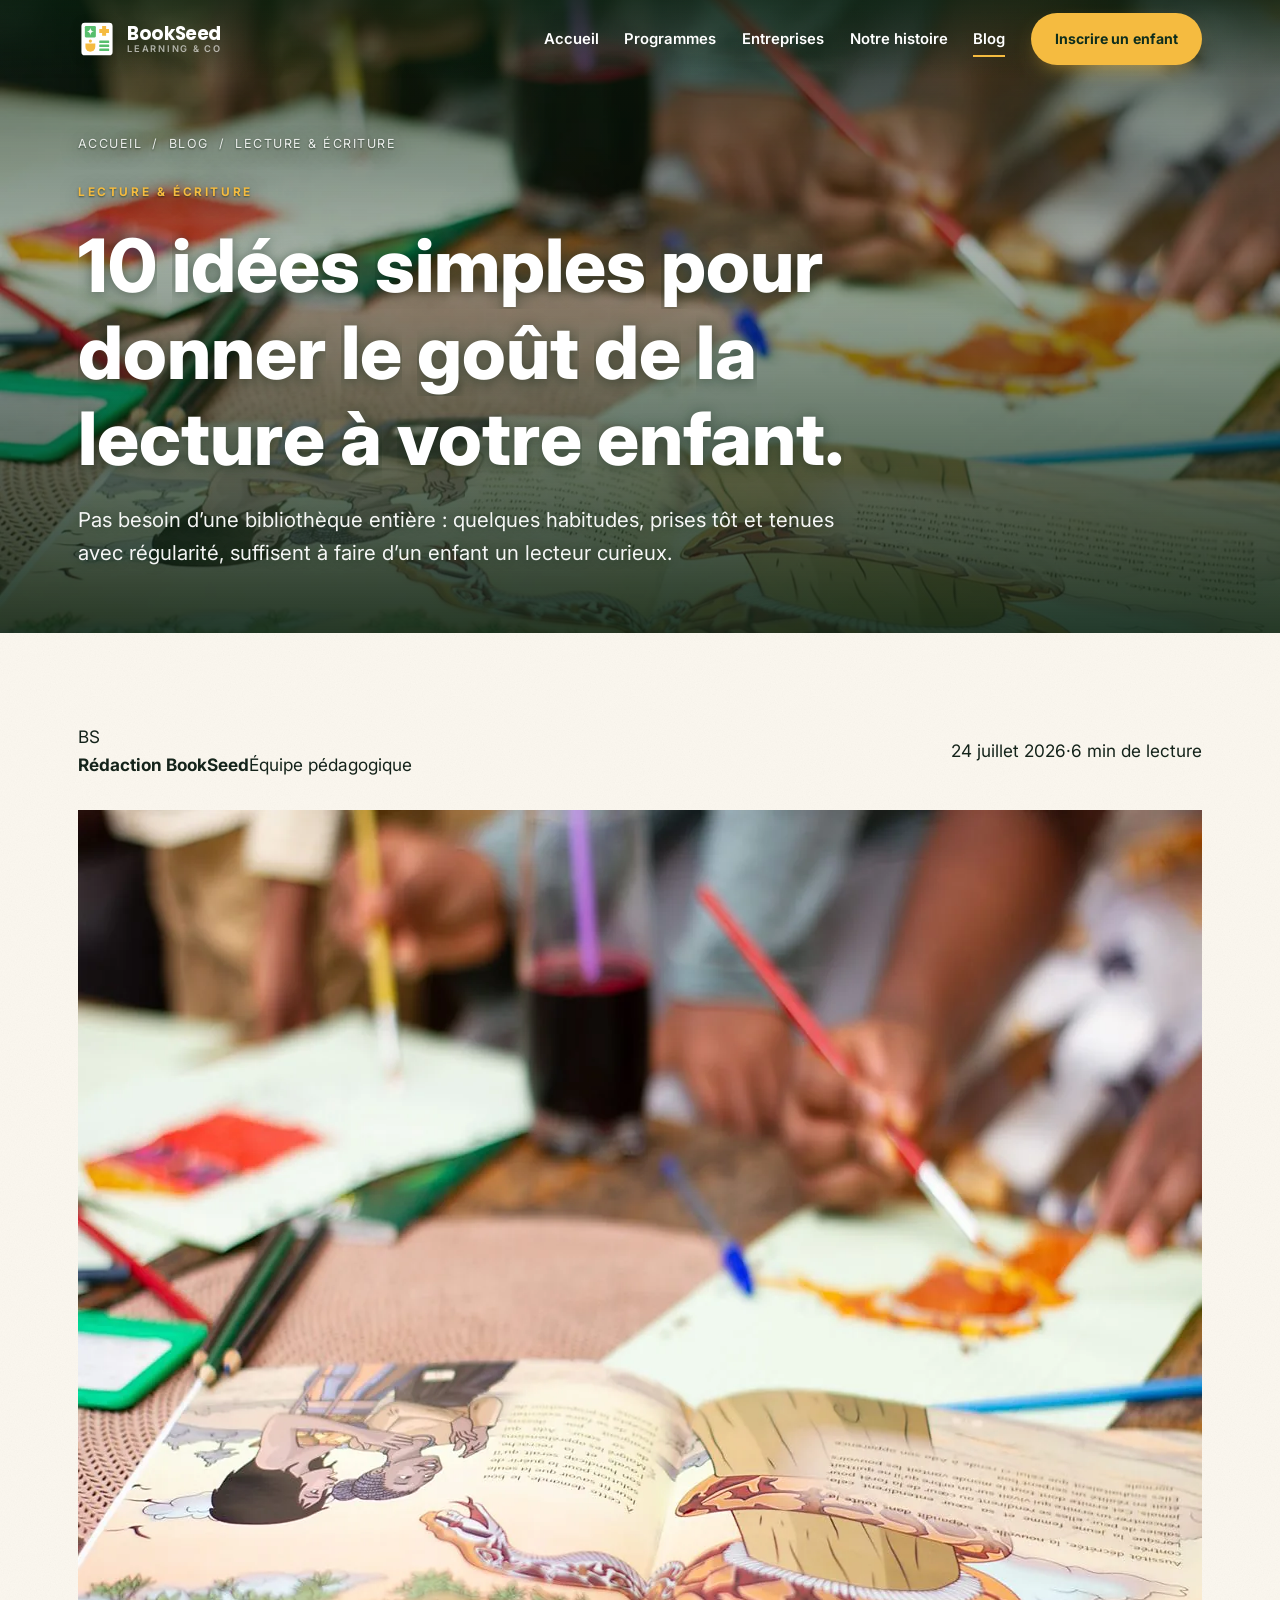
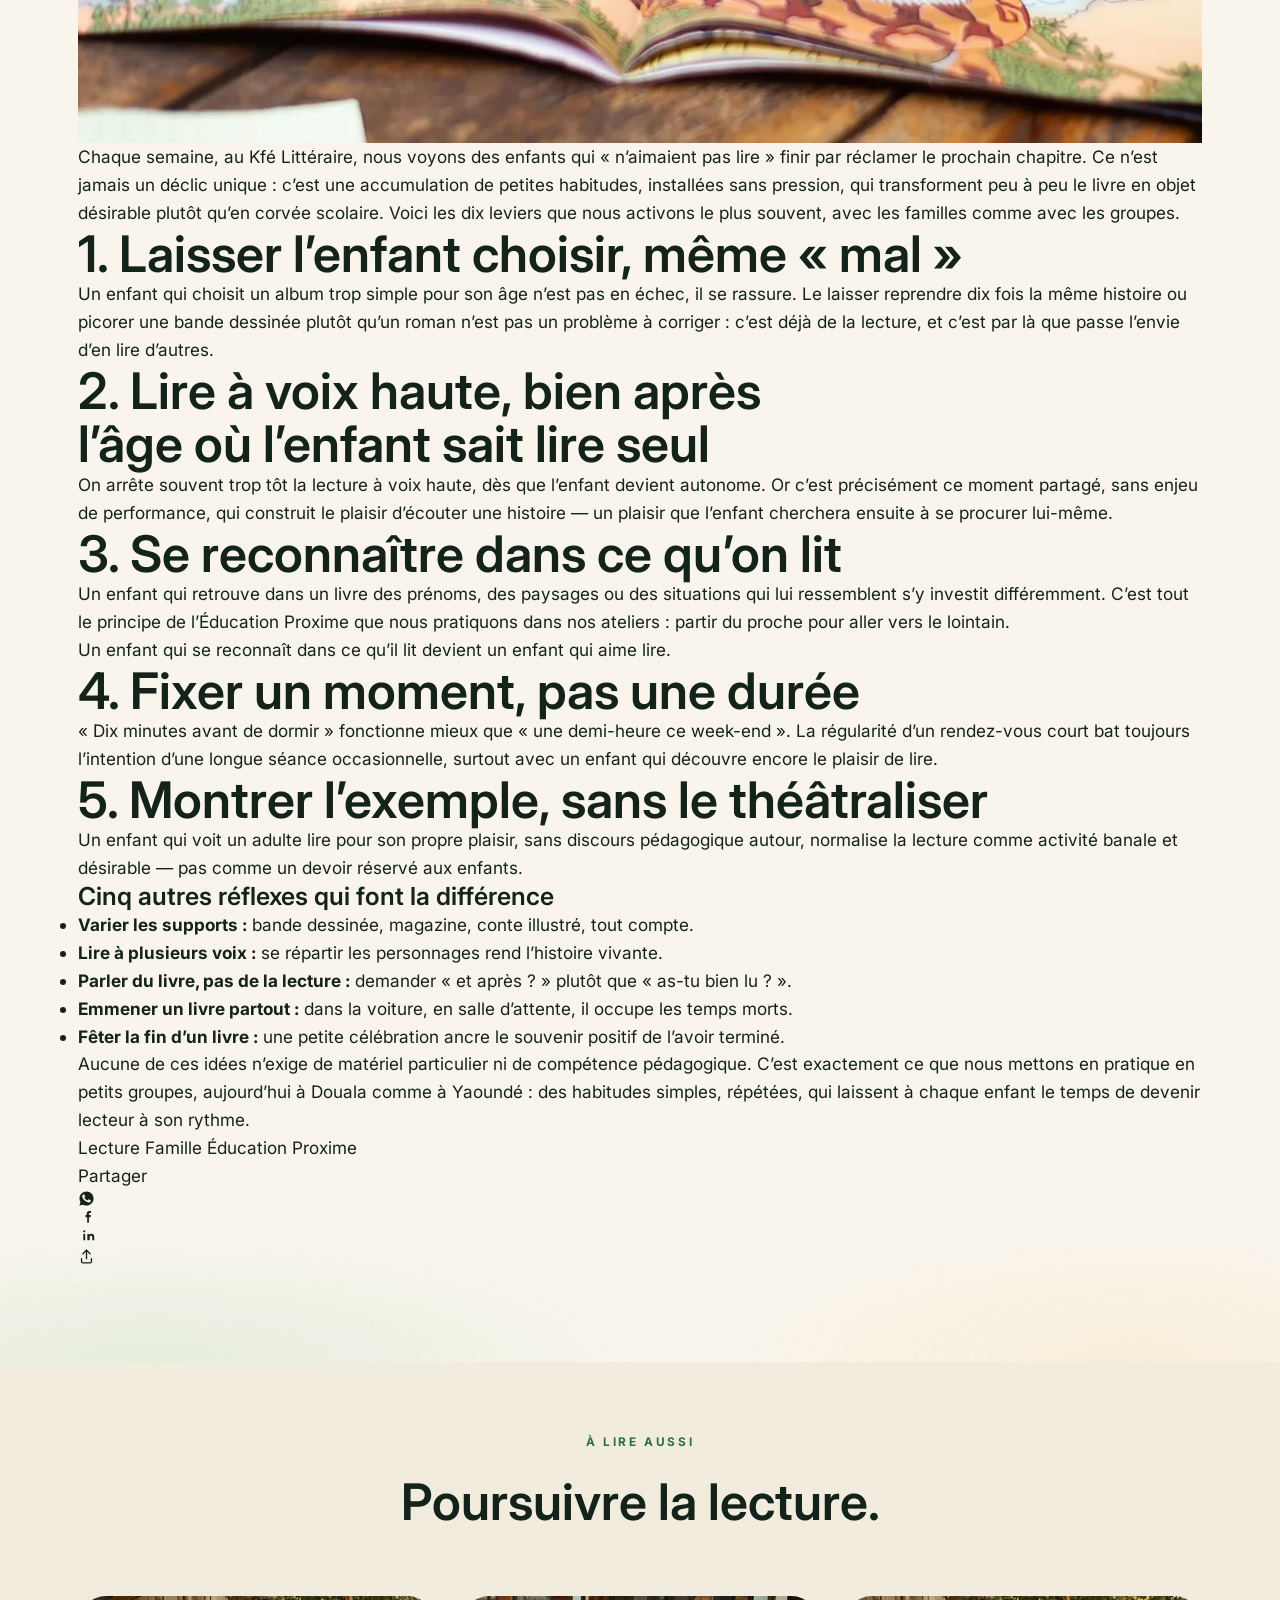
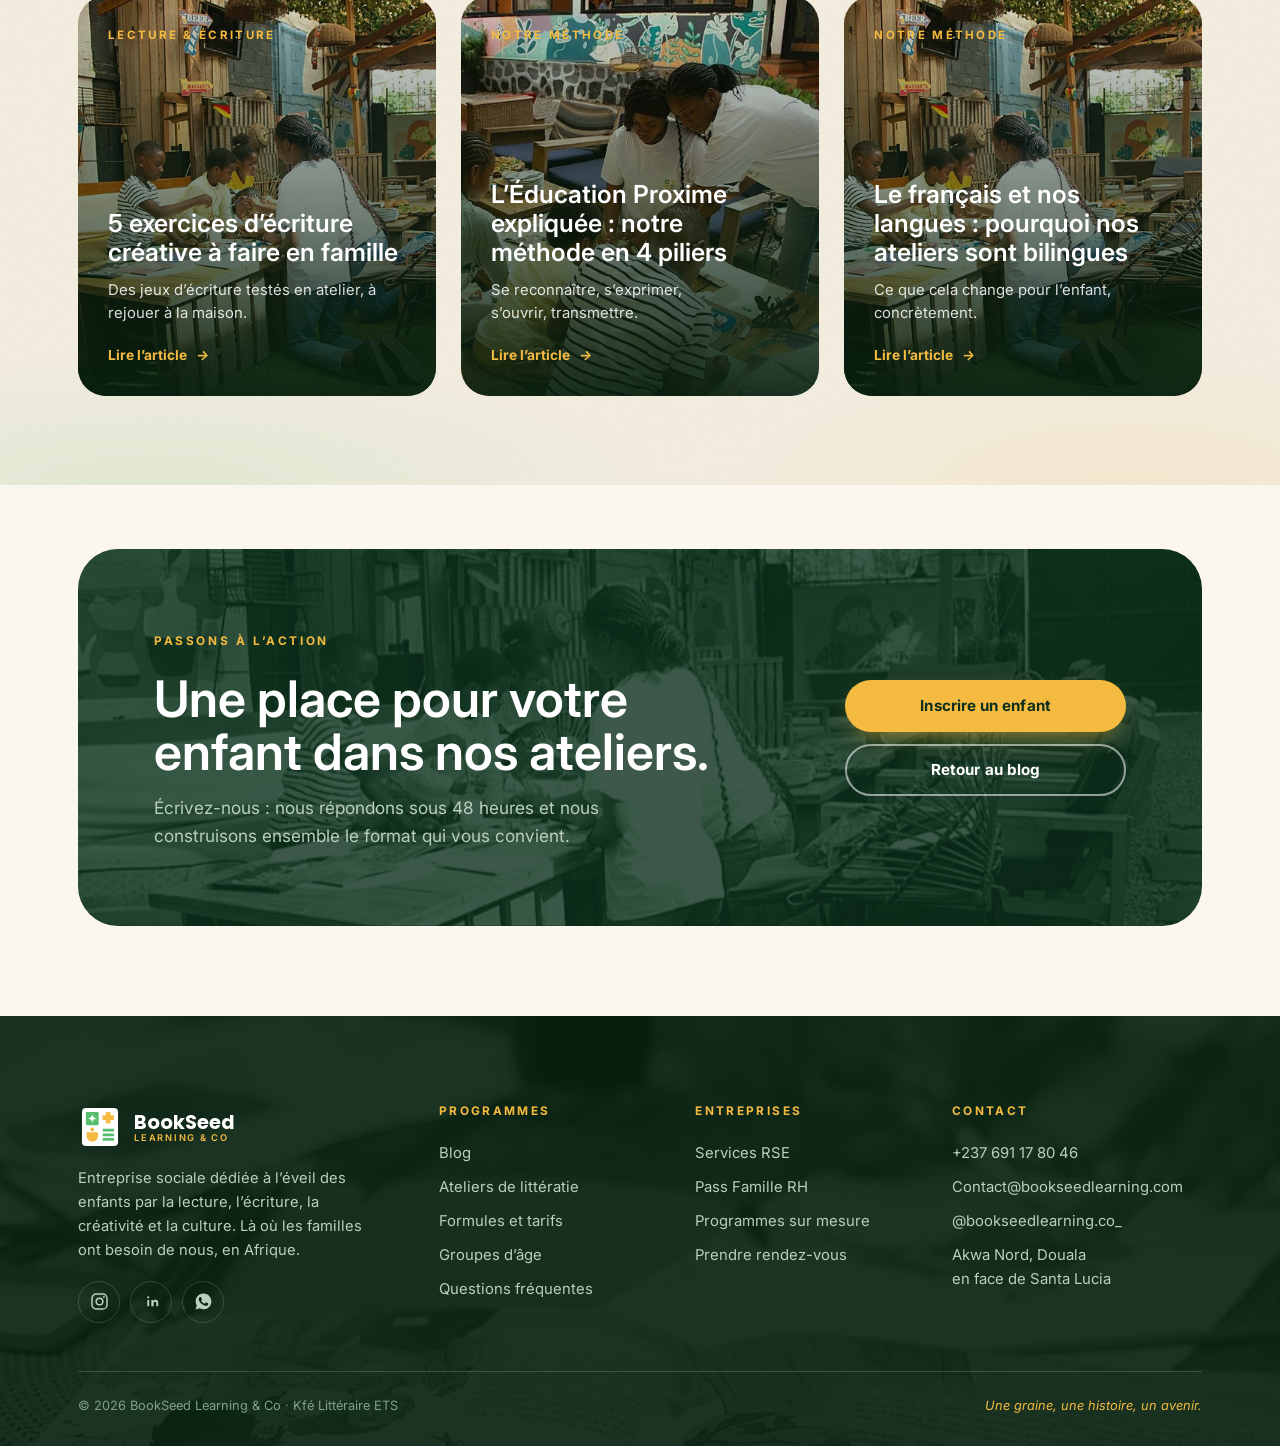
<file: blog-10-idees-lecture-enfants.html>
<!DOCTYPE html>
<html lang="fr">
<head>
<meta charset="UTF-8">
<meta name="viewport" content="width=device-width, initial-scale=1">
<title>10 idées simples pour donner le goût de la lecture à votre enfant · BookSeed Learning &amp; Co</title>
<meta name="description" content="Pas besoin d'une bibliothèque entière : quelques habitudes prises tôt et tenues avec régularité suffisent à faire d'un enfant un lecteur curieux. Nos observations, atelier après atelier.">
<meta name="theme-color" content="#0E2E1C">
<link rel="canonical" href="https://bookseedlearning.com/blog-10-idees-lecture-enfants.html">
<meta property="og:type" content="article">
<meta property="og:locale" content="fr_FR">
<meta property="og:title" content="10 idées simples pour donner le goût de la lecture à votre enfant">
<meta property="og:description" content="Pas besoin d'une bibliothèque entière : quelques habitudes prises tôt suffisent à faire d'un enfant un lecteur curieux.">
<meta property="og:url" content="https://bookseedlearning.com/blog-10-idees-lecture-enfants.html">
<meta property="og:image" content="https://bookseedlearning.com/assets/img/livre-illustre-1400.jpg">
<meta name="twitter:card" content="summary_large_image">
<link rel="icon" href="assets/img/logo.svg" type="image/svg+xml">
<link rel="apple-touch-icon" href="assets/img/logo.svg">
<link rel="preconnect" href="https://fonts.googleapis.com">
<link rel="preconnect" href="https://fonts.gstatic.com" crossorigin>
<link href="https://fonts.googleapis.com/css2?family=Inter:ital,wght@0,400;0,500;0,600;0,700;0,800;1,400;1,500&amp;family=Poppins:wght@700&amp;display=swap" rel="stylesheet">
<link rel="stylesheet" href="assets/css/site.css?v=2">
<script type="application/ld+json">
{
  "@context": "https://schema.org",
  "@type": "BlogPosting",
  "headline": "10 idées simples pour donner le goût de la lecture à votre enfant",
  "description": "Pas besoin d'une bibliothèque entière : quelques habitudes prises tôt suffisent à faire d'un enfant un lecteur curieux.",
  "image": "https://bookseedlearning.com/assets/img/livre-illustre-1400.jpg",
  "datePublished": "2026-07-24",
  "dateModified": "2026-07-24",
  "inLanguage": "fr",
  "articleSection": "Lecture & écriture",
  "author": {
    "@type": "Organization",
    "name": "BookSeed Learning & Co",
    "url": "https://bookseedlearning.com/",
    "logo": {
      "@type": "ImageObject",
      "url": "https://bookseedlearning.com/assets/img/logo.svg"
    }
  },
  "publisher": {
    "@type": "Organization",
    "name": "BookSeed Learning & Co",
    "url": "https://bookseedlearning.com/",
    "logo": {
      "@type": "ImageObject",
      "url": "https://bookseedlearning.com/assets/img/logo.svg"
    }
  },
  "mainEntityOfPage": {
    "@type": "WebPage",
    "@id": "https://bookseedlearning.com/blog-10-idees-lecture-enfants.html"
  },
  "url": "https://bookseedlearning.com/blog-10-idees-lecture-enfants.html"
}
</script>
<script type="application/ld+json">
{
  "@context": "https://schema.org",
  "@type": "BreadcrumbList",
  "itemListElement": [
    {
      "@type": "ListItem",
      "position": 1,
      "name": "Accueil",
      "item": "https://bookseedlearning.com/"
    },
    {
      "@type": "ListItem",
      "position": 2,
      "name": "Blog",
      "item": "https://bookseedlearning.com/blog.html"
    },
    {
      "@type": "ListItem",
      "position": 3,
      "name": "10 idées simples pour donner le goût de la lecture à votre enfant",
      "item": "https://bookseedlearning.com/blog-10-idees-lecture-enfants.html"
    }
  ]
}
</script>
</head>
<body>
<div class="progress" aria-hidden="true"></div>
<a href="#main" class="sr-only">Aller au contenu principal</a>

<header class="site-header" data-mode="over">
  <div class="wrap">
    <a href="index.html" class="brand" aria-label="BookSeed Learning &amp; Co, accueil">
      <img src="assets/img/logo.svg" alt="" width="38" height="38">
      <span class="brand-text">BookSeed<small>Learning &amp; Co</small></span>
    </a>
    <nav class="nav" aria-label="Navigation principale">
      <a class="nav-link" href="index.html">Accueil</a>
      <a class="nav-link" href="programmes.html">Programmes</a>
      <a class="nav-link" href="entreprises.html">Entreprises</a>
      <a class="nav-link" href="histoire.html">Notre histoire</a>
      <a class="nav-link" href="blog.html" aria-current="page">Blog</a>
      <a class="btn btn-gold btn-sm" href="programmes.html#formules">Inscrire un enfant</a>
    </nav>
    <button class="burger" aria-label="Ouvrir le menu" aria-expanded="false" aria-controls="drawer">
      <span></span><span></span><span></span>
    </button>
  </div>
</header>

<div class="drawer" id="drawer">
  <nav class="drawer-nav" aria-label="Navigation mobile">
    <a href="index.html">Accueil</a>
    <a href="programmes.html">Programmes</a>
    <a href="entreprises.html">Entreprises</a>
    <a href="histoire.html">Notre histoire</a>
    <a href="blog.html" aria-current="page">Blog</a>
  </nav>
  <div class="drawer-foot">
    <a class="btn btn-gold" href="programmes.html#formules">Inscrire un enfant</a>
    <a class="tel" href="tel:+237691178046">+237 691 17 80 46</a>
  </div>
</div>

<main id="main">

  <section class="page-hero">
    <div class="hero-media">
      <picture>
        <source type="image/webp" srcset="assets/img/livre-illustre-800.webp 800w, assets/img/livre-illustre-1400.webp 1400w" sizes="100vw">
        <img src="assets/img/livre-illustre-1400.jpg" alt="Album illustré africain ouvert sur une table d'atelier, entouré de crayons et de peinture" data-parallax="0.14" width="1400" height="933" fetchpriority="high">
      </picture>
    </div>
    <div class="wrap">
      <nav class="crumb" aria-label="Fil d'Ariane"><a href="index.html">Accueil</a><span aria-hidden="true">/</span><a href="blog.html">Blog</a><span aria-hidden="true">/</span><span>Lecture &amp; écriture</span></nav>
      <span class="eyebrow">Lecture &amp; écriture</span>
      <h1 class="rv">10 idées simples pour donner le goût de la lecture à votre enfant.</h1>
      <p class="lede rv" data-d="1">Pas besoin d’une bibliothèque entière : quelques habitudes, prises tôt et tenues avec régularité, suffisent à faire d’un enfant un lecteur curieux.</p>
    </div>
  </section>

  <section class="section grain">
    <div class="wrap">
      <article class="article rv">

        <div style="display:flex;flex-wrap:wrap;justify-content:space-between;align-items:center;gap:16px;margin-bottom:32px">
          <div class="author">
            <div class="author-av">BS</div>
            <div><b>Rédaction BookSeed</b><span>Équipe pédagogique</span></div>
          </div>
          <div class="post-meta" style="margin-top:0"><span>24 juillet 2026</span><span>·</span><span>6 min de lecture</span></div>
        </div>

        <div class="article-cover">
          <picture>
            <source type="image/webp" srcset="assets/img/livre-illustre-1400.webp">
            <img src="assets/img/livre-illustre-1400.jpg" alt="Album illustré africain ouvert sur une table d'atelier" loading="lazy" width="1400" height="933">
          </picture>
        </div>

        <div class="prose">
          <p>Chaque semaine, au Kfé Littéraire, nous voyons des enfants qui « n’aimaient pas lire » finir par réclamer le prochain chapitre. Ce n’est jamais un déclic unique : c’est une accumulation de petites habitudes, installées sans pression, qui transforment peu à peu le livre en objet désirable plutôt qu’en corvée scolaire. Voici les dix leviers que nous activons le plus souvent, avec les familles comme avec les groupes.</p>

          <h2>1. Laisser l’enfant choisir, même « mal »</h2>
          <p>Un enfant qui choisit un album trop simple pour son âge n’est pas en échec, il se rassure. Le laisser reprendre dix fois la même histoire ou picorer une bande dessinée plutôt qu’un roman n’est pas un problème à corriger : c’est déjà de la lecture, et c’est par là que passe l’envie d’en lire d’autres.</p>

          <h2>2. Lire à voix haute, bien après l’âge où l’enfant sait lire seul</h2>
          <p>On arrête souvent trop tôt la lecture à voix haute, dès que l’enfant devient autonome. Or c’est précisément ce moment partagé, sans enjeu de performance, qui construit le plaisir d’écouter une histoire — un plaisir que l’enfant cherchera ensuite à se procurer lui-même.</p>

          <h2>3. Se reconnaître dans ce qu’on lit</h2>
          <p>Un enfant qui retrouve dans un livre des prénoms, des paysages ou des situations qui lui ressemblent s’y investit différemment. C’est tout le principe de l’<a href="blog-education-proxime-4-piliers.html">Éducation Proxime</a> que nous pratiquons dans nos ateliers : partir du proche pour aller vers le lointain.</p>

          <blockquote>Un enfant qui se reconnaît dans ce qu’il lit devient un enfant qui aime lire.</blockquote>

          <h2>4. Fixer un moment, pas une durée</h2>
          <p>« Dix minutes avant de dormir » fonctionne mieux que « une demi-heure ce week-end ». La régularité d’un rendez-vous court bat toujours l’intention d’une longue séance occasionnelle, surtout avec un enfant qui découvre encore le plaisir de lire.</p>

          <h2>5. Montrer l’exemple, sans le théâtraliser</h2>
          <p>Un enfant qui voit un adulte lire pour son propre plaisir, sans discours pédagogique autour, normalise la lecture comme activité banale et désirable — pas comme un devoir réservé aux enfants.</p>

          <h3>Cinq autres réflexes qui font la différence</h3>
          <ul>
            <li><strong>Varier les supports :</strong> bande dessinée, magazine, conte illustré, tout compte.</li>
            <li><strong>Lire à plusieurs voix :</strong> se répartir les personnages rend l’histoire vivante.</li>
            <li><strong>Parler du livre, pas de la lecture :</strong> demander « et après ? » plutôt que « as-tu bien lu ? ».</li>
            <li><strong>Emmener un livre partout :</strong> dans la voiture, en salle d’attente, il occupe les temps morts.</li>
            <li><strong>Fêter la fin d’un livre :</strong> une petite célébration ancre le souvenir positif de l’avoir terminé.</li>
          </ul>

          <p>Aucune de ces idées n’exige de matériel particulier ni de compétence pédagogique. C’est exactement ce que nous mettons en pratique en petits groupes, aujourd’hui à Douala comme à Yaoundé : des habitudes simples, répétées, qui laissent à chaque enfant le temps de devenir lecteur à son rythme.</p>
        </div>

        <div class="article-tags">
          <a href="blog.html">Lecture</a>
          <a href="blog.html">Famille</a>
          <a href="blog.html">Éducation Proxime</a>
        </div>

        <div class="article-share">
          <span>Partager</span>
          <a href="https://wa.me/?text=10%20id%C3%A9es%20simples%20pour%20donner%20le%20go%C3%BBt%20de%20la%20lecture%20%C3%A0%20votre%20enfant%20-%20https%3A%2F%2Fbookseedlearning.com%2Fblog-10-idees-lecture-enfants.html" target="_blank" rel="noopener" aria-label="Partager sur WhatsApp">
            <svg width="17" height="17" viewBox="0 0 24 24" fill="currentColor"><path d="M12.04 2c-5.5 0-9.96 4.46-9.96 9.96 0 1.76.46 3.48 1.34 5L2 22l5.16-1.35a9.9 9.9 0 004.88 1.25h.01c5.5 0 9.96-4.46 9.96-9.96S17.54 2 12.04 2zm5.83 14.06c-.25.7-1.44 1.33-2 1.42-.51.08-1.16.11-1.87-.12-.43-.14-.99-.32-1.7-.63-2.99-1.29-4.94-4.3-5.09-4.5-.15-.2-1.22-1.62-1.22-3.09s.77-2.19 1.04-2.49c.27-.3.59-.37.79-.37h.57c.18 0 .43-.07.67.51.25.6.84 2.07.91 2.22.07.15.12.32.02.52-.1.2-.15.32-.3.5l-.44.51c-.15.15-.3.31-.13.61.17.3.76 1.25 1.63 2.03 1.12 1 2.06 1.31 2.36 1.46.3.15.47.12.65-.07.17-.2.75-.87.95-1.17.2-.3.4-.25.67-.15.27.1 1.72.81 2.01.96.3.15.5.22.57.35.07.12.07.72-.18 1.42z"/></svg>
          </a>
          <a href="https://www.facebook.com/sharer/sharer.php?u=https%3A%2F%2Fbookseedlearning.com%2Fblog-10-idees-lecture-enfants.html" target="_blank" rel="noopener" aria-label="Partager sur Facebook">
            <svg width="19" height="19" viewBox="0 0 24 24" fill="currentColor"><path d="M13.8 20v-7.2h2.1l.3-2.6h-2.4v-1.5c0-.7.2-1.2 1.3-1.2h1.3V5c-.2 0-1-.1-2-.1-2 0-3.3 1.2-3.3 3.4v1.9H9.5v2.6h2.1V20z"/></svg>
          </a>
          <a href="https://www.linkedin.com/sharing/share-offsite/?url=https%3A%2F%2Fbookseedlearning.com%2Fblog-10-idees-lecture-enfants.html" target="_blank" rel="noopener" aria-label="Partager sur LinkedIn">
            <svg width="19" height="19" viewBox="0 0 24 24" fill="currentColor"><rect x="6.7" y="10" width="2.4" height="8"/><circle cx="7.9" cy="6.7" r="1.4"/><path d="M11.8 18v-8h2.4v1.2c.6-.9 1.6-1.5 2.9-1.5 2.2 0 3.4 1.5 3.4 4.1V18h-2.4v-3.7c0-1.3-.5-2.1-1.6-2.1-.9 0-1.5.6-1.7 1.2-.1.2-.1.5-.1.8V18z"/></svg>
          </a>
          <button type="button" class="share-copy" data-url="https://bookseedlearning.com/blog-10-idees-lecture-enfants.html" data-title="10 idées simples pour donner le goût de la lecture à votre enfant" aria-label="Transférer l’article">
            <svg width="17" height="17" viewBox="0 0 24 24" fill="none" stroke="currentColor" stroke-width="1.9" stroke-linecap="round" stroke-linejoin="round"><path d="M12 3v12"/><path d="M7 8l5-5 5 5"/><path d="M5 15v4a2 2 0 002 2h10a2 2 0 002-2v-4"/></svg>
          </button>
        </div>

      </article>
    </div>
  </section>

  <!-- ============ À LIRE AUSSI ============ -->
  <section class="section section-paper2 grain">
    <div class="wrap">
      <div class="head center rv">
        <span class="eyebrow eyebrow-c">À lire aussi</span>
        <h2>Poursuivre la lecture.</h2>
      </div>
      <div class="grid-3">
        <a class="tile rv" href="blog-exercices-ecriture-creative-famille.html">
          <picture><source type="image/webp" srcset="assets/img/atelier-creatif-800.webp"><img src="assets/img/atelier-creatif-800.jpg" alt="Animatrice accompagnant un petit groupe d'enfants pendant un atelier créatif" loading="lazy" width="800" height="533"></picture>
          <span class="num">LECTURE &amp; ÉCRITURE</span>
          <h3>5 exercices d’écriture créative à faire en famille</h3>
          <p>Des jeux d’écriture testés en atelier, à rejouer à la maison.</p>
          <span class="go">Lire l’article <i>&rarr;</i></span>
        </a>
        <a class="tile rv" data-d="1" href="blog-education-proxime-4-piliers.html">
          <picture><source type="image/webp" srcset="assets/img/equipe-lecture-800.webp"><img src="assets/img/equipe-lecture-800.jpg" alt="Deux animatrices BookSeed avec un groupe d'enfants" loading="lazy" width="800" height="533"></picture>
          <span class="num">NOTRE MÉTHODE</span>
          <h3>L’Éducation Proxime expliquée : notre méthode en 4 piliers</h3>
          <p>Se reconnaître, s’exprimer, s’ouvrir, transmettre.</p>
          <span class="go">Lire l’article <i>&rarr;</i></span>
        </a>
        <a class="tile rv" data-d="2" href="blog-langues-ateliers-bilingues.html">
          <picture><source type="image/webp" srcset="assets/img/atelier-creatif-800.webp"><img src="assets/img/atelier-creatif-800.jpg" alt="Animatrice agenouillée auprès des enfants pendant un atelier créatif" loading="lazy" width="800" height="533"></picture>
          <span class="num">NOTRE MÉTHODE</span>
          <h3>Le français et nos langues : pourquoi nos ateliers sont bilingues</h3>
          <p>Ce que cela change pour l’enfant, concrètement.</p>
          <span class="go">Lire l’article <i>&rarr;</i></span>
        </a>
      </div>
    </div>
  </section>

  <!-- ============ CTA ============ -->
  <section class="section">
    <div class="wrap">
      <div class="cta rv">
        <div>
          <span class="eyebrow">Passons à l’action</span>
          <h2>Une place pour votre enfant dans nos ateliers.</h2>
          <p>Écrivez-nous : nous répondons sous 48 heures et nous construisons ensemble le format qui vous convient.</p>
        </div>
        <div class="cta-actions">
          <a class="btn btn-gold" href="programmes.html#formules">Inscrire un enfant</a>
          <a class="btn btn-light" href="blog.html">Retour au blog</a>
        </div>
      </div>
    </div>
  </section>

</main>

<footer class="site-footer">
  <div class="wrap">
    <div class="foot-top">
      <div>
        <div class="foot-brand">
          <img src="assets/img/logo.svg" alt="" width="44" height="44">
          <b>BookSeed<small>Learning &amp; Co</small></b>
        </div>
        <p>Entreprise sociale dédiée à l’éveil des enfants par la lecture, l’écriture, la créativité et la culture. Là où les familles ont besoin de nous, en Afrique.</p>
        <div class="socials">
          <a class="social" href="https://www.instagram.com/bookseedlearning.co_" target="_blank" rel="noopener" aria-label="Instagram">
            <svg width="19" height="19" viewBox="0 0 24 24" fill="none" stroke="currentColor" stroke-width="1.9"><rect x="2.5" y="2.5" width="19" height="19" rx="5.5"/><circle cx="12" cy="12" r="4.2"/><circle cx="17.6" cy="6.4" r="1.2" fill="currentColor" stroke="none"/></svg>
          </a>
          <a class="social" href="https://www.linkedin.com/company/bookseed-learning-co-africa/" target="_blank" rel="noopener" aria-label="LinkedIn">
            <svg width="19" height="19" viewBox="0 0 24 24" fill="currentColor"><rect x="6.7" y="10" width="2.4" height="8"/><circle cx="7.9" cy="6.7" r="1.4"/><path d="M11.8 18v-8h2.4v1.2c.6-.9 1.6-1.5 2.9-1.5 2.2 0 3.4 1.5 3.4 4.1V18h-2.4v-3.7c0-1.3-.5-2.1-1.6-2.1-.9 0-1.5.6-1.7 1.2-.1.2-.1.5-.1.8V18z"/></svg>
          </a>
          <a class="social" href="https://wa.me/237691178046?text=Bonjour%2C%20je%20m%E2%80%99int%C3%A9resse%20aux%20activit%C3%A9s%20de%20BookSeed%20Learning%20%26%20Co%20et%20j%E2%80%99aimerais%20avoir%20plus%20d%E2%80%99informations." target="_blank" rel="noopener" aria-label="WhatsApp">
            <svg width="19" height="19" viewBox="0 0 24 24" fill="currentColor"><path d="M12.04 2c-5.5 0-9.96 4.46-9.96 9.96 0 1.76.46 3.48 1.34 5L2 22l5.16-1.35a9.9 9.9 0 004.88 1.25h.01c5.5 0 9.96-4.46 9.96-9.96S17.54 2 12.04 2zm5.83 14.06c-.25.7-1.44 1.33-2 1.42-.51.08-1.16.11-1.87-.12-.43-.14-.99-.32-1.7-.63-2.99-1.29-4.94-4.3-5.09-4.5-.15-.2-1.22-1.62-1.22-3.09s.77-2.19 1.04-2.49c.27-.3.59-.37.79-.37h.57c.18 0 .43-.07.67.51.25.6.84 2.07.91 2.22.07.15.12.32.02.52-.1.2-.15.32-.3.5l-.44.51c-.15.15-.3.31-.13.61.17.3.76 1.25 1.63 2.03 1.12 1 2.06 1.31 2.36 1.46.3.15.47.12.65-.07.17-.2.75-.87.95-1.17.2-.3.4-.25.67-.15.27.1 1.72.81 2.01.96.3.15.5.22.57.35.07.12.07.72-.18 1.42z"/></svg>
          </a>
        </div>
      </div>
      <div>
        <h4>Programmes</h4>
        <a href="blog.html">Blog</a>
        <a href="programmes.html">Ateliers de littératie</a>
        <a href="programmes.html#formules">Formules et tarifs</a>
        <a href="programmes.html#ages">Groupes d’âge</a>
        <a href="programmes.html#faq">Questions fréquentes</a>
      </div>
      <div>
        <h4>Entreprises</h4>
        <a href="entreprises.html">Services RSE</a>
        <a href="entreprises.html#pass">Pass Famille RH</a>
        <a href="entreprises.html#surmesure">Programmes sur mesure</a>
        <a href="entreprises.html#contact">Prendre rendez-vous</a>
      </div>
      <div>
        <h4>Contact</h4>
        <a href="tel:+237691178046">+237 691 17 80 46</a>
        <a href="mailto:Contact@bookseedlearning.com">Contact@bookseedlearning.com</a>
        <a href="https://www.instagram.com/bookseedlearning.co_" target="_blank" rel="noopener">@bookseedlearning.co_</a>
        <a href="histoire.html#contact">Akwa Nord, Douala<br>en face de Santa Lucia</a>
      </div>
    </div>
    <div class="foot-bottom">
      <span>© <span data-year>2026</span> BookSeed Learning &amp; Co · Kfé Littéraire ETS</span>
      <span class="tag">Une graine, une histoire, un avenir.</span>
    </div>
  </div>
</footer>

<a class="wa" href="https://wa.me/237691178046?text=Bonjour%2C%20je%20m%E2%80%99int%C3%A9resse%20aux%20activit%C3%A9s%20de%20BookSeed%20Learning%20%26%20Co%20et%20j%E2%80%99aimerais%20avoir%20plus%20d%E2%80%99informations." target="_blank" rel="noopener" aria-label="Nous écrire sur WhatsApp">
  <svg viewBox="0 0 24 24" fill="currentColor"><path d="M12.04 2c-5.5 0-9.96 4.46-9.96 9.96 0 1.76.46 3.48 1.34 5L2 22l5.16-1.35a9.9 9.9 0 004.88 1.25h.01c5.5 0 9.96-4.46 9.96-9.96S17.54 2 12.04 2zm5.83 14.06c-.25.7-1.44 1.33-2 1.42-.51.08-1.16.11-1.87-.12-.43-.14-.99-.32-1.7-.63-2.99-1.29-4.94-4.3-5.09-4.5-.15-.2-1.22-1.62-1.22-3.09s.77-2.19 1.04-2.49c.27-.3.59-.37.79-.37h.57c.18 0 .43-.07.67.51.25.6.84 2.07.91 2.22.07.15.12.32.02.52-.1.2-.15.32-.3.5l-.44.51c-.15.15-.3.31-.13.61.17.3.76 1.25 1.63 2.03 1.12 1 2.06 1.31 2.36 1.46.3.15.47.12.65-.07.17-.2.75-.87.95-1.17.2-.3.4-.25.67-.15.27.1 1.72.81 2.01.96.3.15.5.22.57.35.07.12.07.72-.18 1.42z"/></svg>
</a>

<script src="assets/js/site.js?v=2" defer></script>
</body>
</html>
</file>
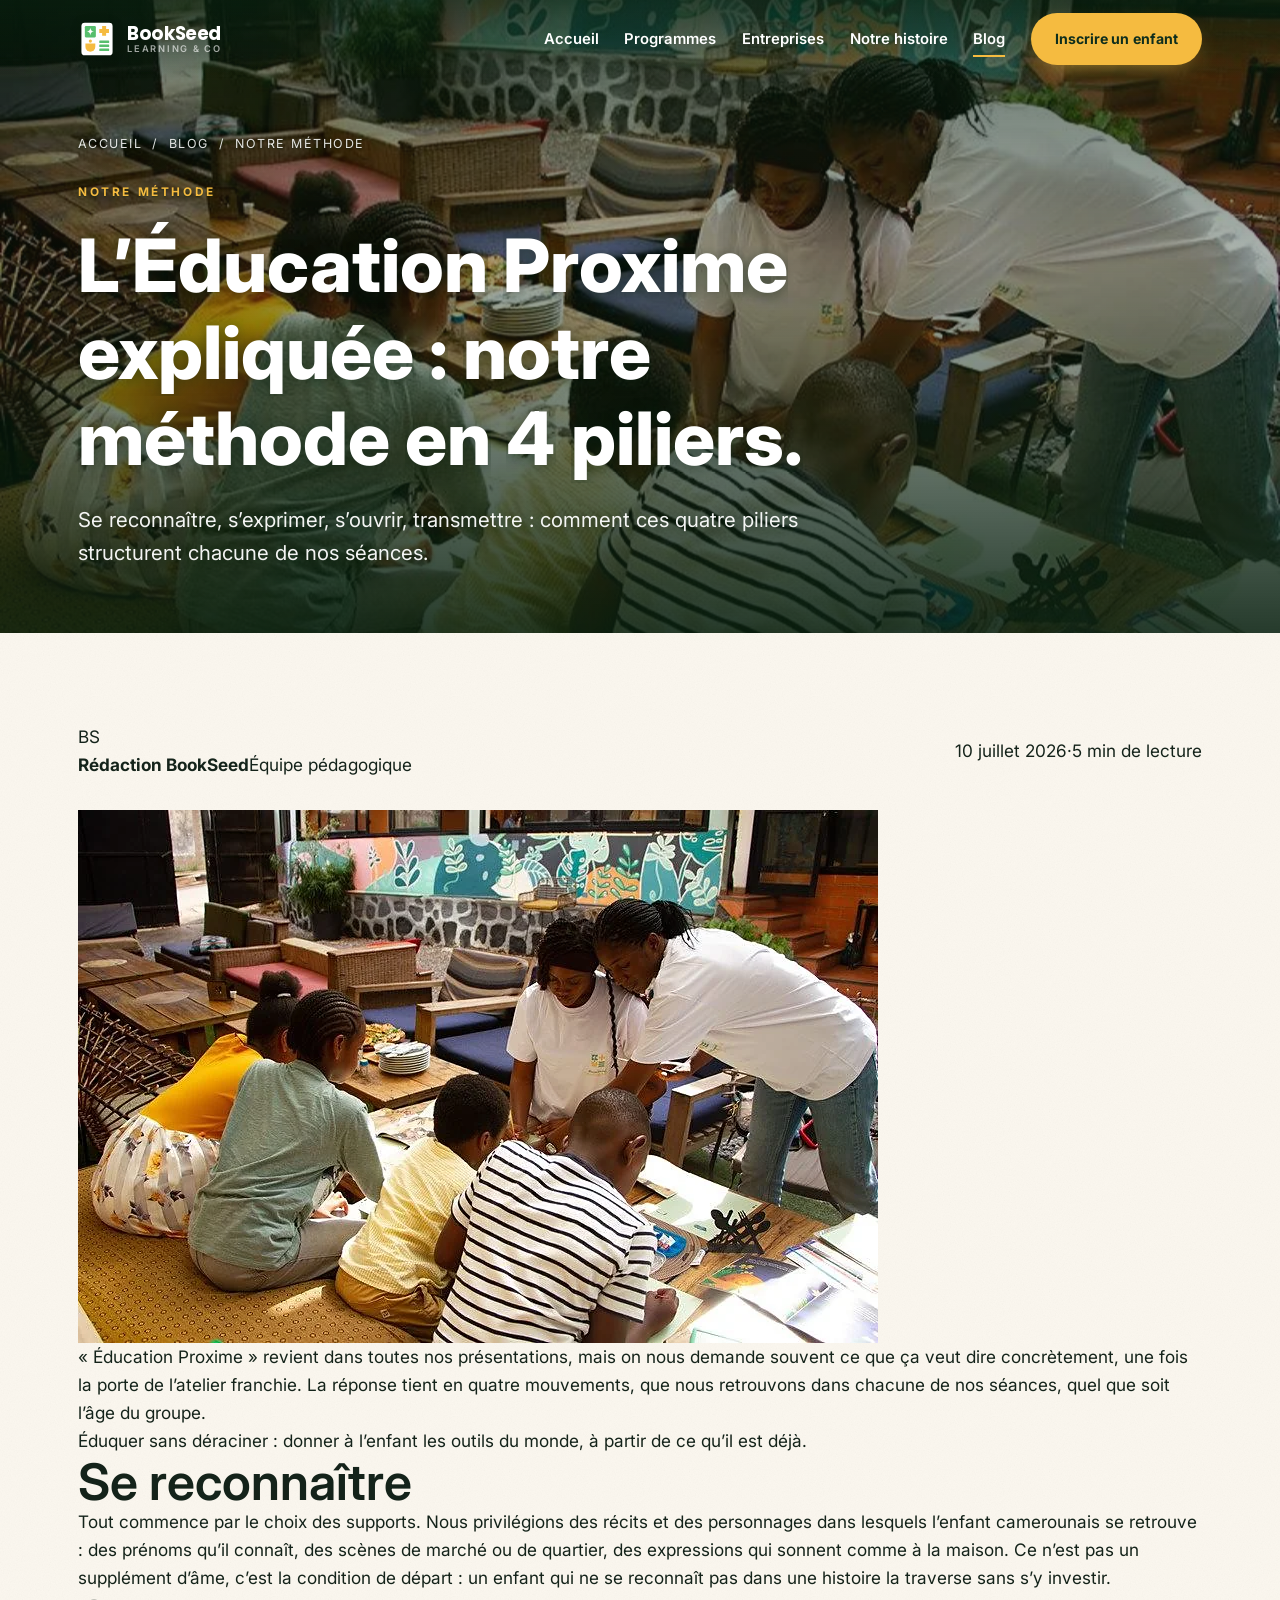
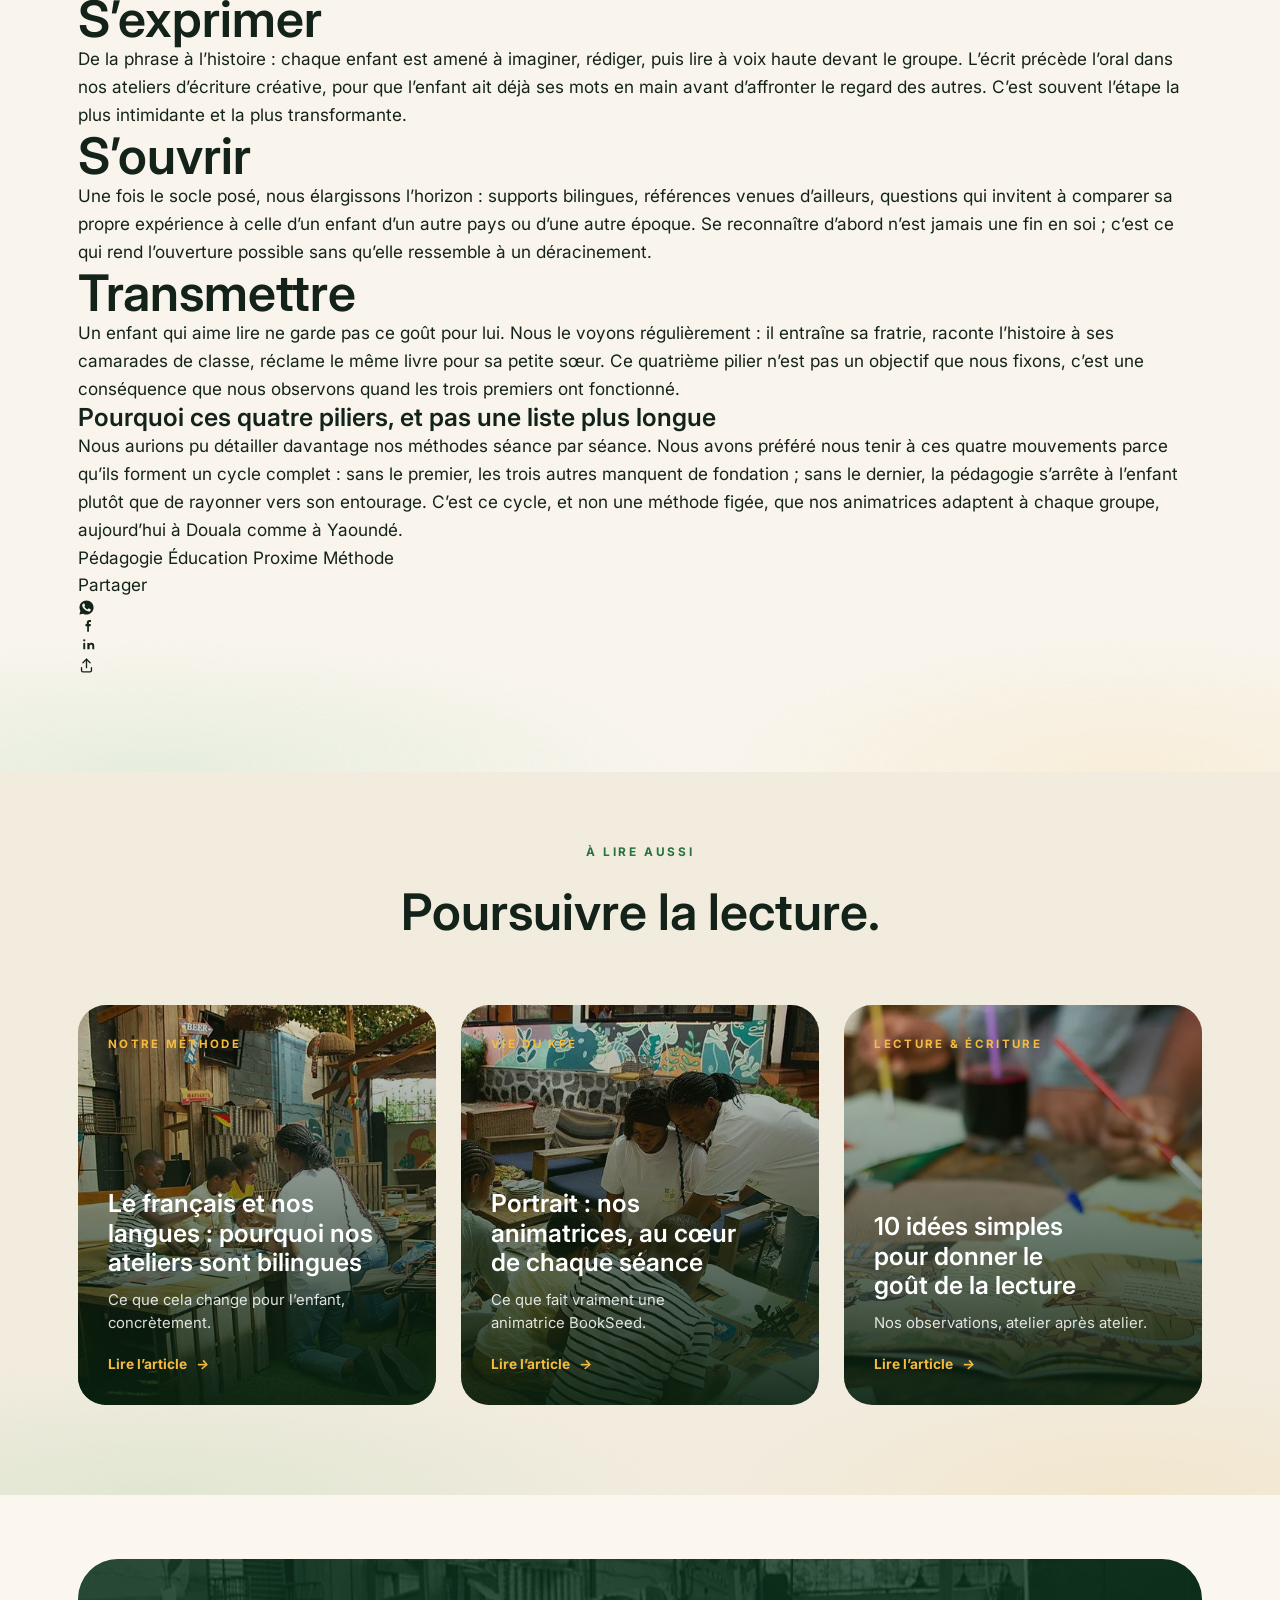
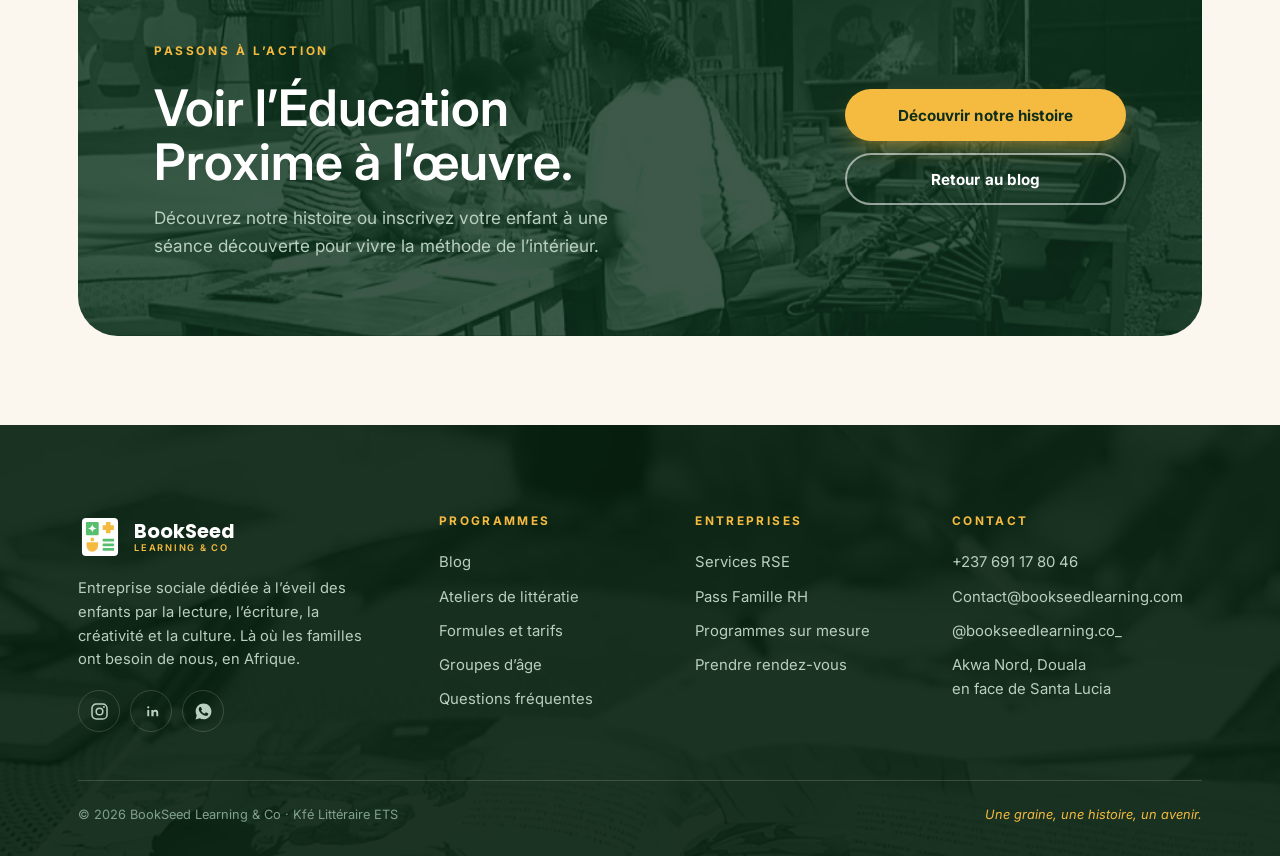
<file: blog-education-proxime-4-piliers.html>
<!DOCTYPE html>
<html lang="fr">
<head>
<meta charset="UTF-8">
<meta name="viewport" content="width=device-width, initial-scale=1">
<title>L’Éducation Proxime expliquée : notre méthode en 4 piliers · BookSeed Learning &amp; Co</title>
<meta name="description" content="Se reconnaître, s'exprimer, s'ouvrir, transmettre : comment ces quatre piliers structurent chacune de nos séances de littératie.">
<meta name="theme-color" content="#0E2E1C">
<link rel="canonical" href="https://bookseedlearning.com/blog-education-proxime-4-piliers.html">
<meta property="og:type" content="article">
<meta property="og:locale" content="fr_FR">
<meta property="og:title" content="L’Éducation Proxime expliquée : notre méthode en 4 piliers">
<meta property="og:description" content="Se reconnaître, s'exprimer, s'ouvrir, transmettre : les quatre piliers de notre pédagogie.">
<meta property="og:url" content="https://bookseedlearning.com/blog-education-proxime-4-piliers.html">
<meta property="og:image" content="https://bookseedlearning.com/assets/img/equipe-lecture-800.jpg">
<meta name="twitter:card" content="summary_large_image">
<link rel="icon" href="assets/img/logo.svg" type="image/svg+xml">
<link rel="apple-touch-icon" href="assets/img/logo.svg">
<link rel="preconnect" href="https://fonts.googleapis.com">
<link rel="preconnect" href="https://fonts.gstatic.com" crossorigin>
<link href="https://fonts.googleapis.com/css2?family=Inter:ital,wght@0,400;0,500;0,600;0,700;0,800;1,400;1,500&amp;family=Poppins:wght@700&amp;display=swap" rel="stylesheet">
<link rel="stylesheet" href="assets/css/site.css?v=2">
<script type="application/ld+json">
{
  "@context": "https://schema.org",
  "@type": "BlogPosting",
  "headline": "L'Éducation Proxime expliquée : notre méthode en 4 piliers",
  "description": "Se reconnaître, s'exprimer, s'ouvrir, transmettre : les quatre piliers de notre pédagogie.",
  "image": "https://bookseedlearning.com/assets/img/equipe-lecture-800.jpg",
  "datePublished": "2026-07-10",
  "dateModified": "2026-07-10",
  "inLanguage": "fr",
  "articleSection": "Notre méthode",
  "author": {
    "@type": "Organization",
    "name": "BookSeed Learning & Co",
    "url": "https://bookseedlearning.com/",
    "logo": {
      "@type": "ImageObject",
      "url": "https://bookseedlearning.com/assets/img/logo.svg"
    }
  },
  "publisher": {
    "@type": "Organization",
    "name": "BookSeed Learning & Co",
    "url": "https://bookseedlearning.com/",
    "logo": {
      "@type": "ImageObject",
      "url": "https://bookseedlearning.com/assets/img/logo.svg"
    }
  },
  "mainEntityOfPage": {
    "@type": "WebPage",
    "@id": "https://bookseedlearning.com/blog-education-proxime-4-piliers.html"
  },
  "url": "https://bookseedlearning.com/blog-education-proxime-4-piliers.html"
}
</script>
<script type="application/ld+json">
{
  "@context": "https://schema.org",
  "@type": "BreadcrumbList",
  "itemListElement": [
    {
      "@type": "ListItem",
      "position": 1,
      "name": "Accueil",
      "item": "https://bookseedlearning.com/"
    },
    {
      "@type": "ListItem",
      "position": 2,
      "name": "Blog",
      "item": "https://bookseedlearning.com/blog.html"
    },
    {
      "@type": "ListItem",
      "position": 3,
      "name": "L'Éducation Proxime expliquée : notre méthode en 4 piliers",
      "item": "https://bookseedlearning.com/blog-education-proxime-4-piliers.html"
    }
  ]
}
</script>
</head>
<body>
<div class="progress" aria-hidden="true"></div>
<a href="#main" class="sr-only">Aller au contenu principal</a>

<header class="site-header" data-mode="over">
  <div class="wrap">
    <a href="index.html" class="brand" aria-label="BookSeed Learning &amp; Co, accueil">
      <img src="assets/img/logo.svg" alt="" width="38" height="38">
      <span class="brand-text">BookSeed<small>Learning &amp; Co</small></span>
    </a>
    <nav class="nav" aria-label="Navigation principale">
      <a class="nav-link" href="index.html">Accueil</a>
      <a class="nav-link" href="programmes.html">Programmes</a>
      <a class="nav-link" href="entreprises.html">Entreprises</a>
      <a class="nav-link" href="histoire.html">Notre histoire</a>
      <a class="nav-link" href="blog.html" aria-current="page">Blog</a>
      <a class="btn btn-gold btn-sm" href="programmes.html#formules">Inscrire un enfant</a>
    </nav>
    <button class="burger" aria-label="Ouvrir le menu" aria-expanded="false" aria-controls="drawer">
      <span></span><span></span><span></span>
    </button>
  </div>
</header>

<div class="drawer" id="drawer">
  <nav class="drawer-nav" aria-label="Navigation mobile">
    <a href="index.html">Accueil</a>
    <a href="programmes.html">Programmes</a>
    <a href="entreprises.html">Entreprises</a>
    <a href="histoire.html">Notre histoire</a>
    <a href="blog.html" aria-current="page">Blog</a>
  </nav>
  <div class="drawer-foot">
    <a class="btn btn-gold" href="programmes.html#formules">Inscrire un enfant</a>
    <a class="tel" href="tel:+237691178046">+237 691 17 80 46</a>
  </div>
</div>

<main id="main">

  <section class="page-hero">
    <div class="hero-media">
      <picture>
        <source type="image/webp" srcset="assets/img/equipe-lecture-800.webp">
        <img src="assets/img/equipe-lecture-800.jpg" alt="Deux animatrices BookSeed accompagnant un groupe d'enfants en lecture" data-parallax="0.14" width="800" height="533" fetchpriority="high">
      </picture>
    </div>
    <div class="wrap">
      <nav class="crumb" aria-label="Fil d'Ariane"><a href="index.html">Accueil</a><span aria-hidden="true">/</span><a href="blog.html">Blog</a><span aria-hidden="true">/</span><span>Notre méthode</span></nav>
      <span class="eyebrow">Notre méthode</span>
      <h1 class="rv">L’Éducation Proxime expliquée : notre méthode en 4 piliers.</h1>
      <p class="lede rv" data-d="1">Se reconnaître, s’exprimer, s’ouvrir, transmettre : comment ces quatre piliers structurent chacune de nos séances.</p>
    </div>
  </section>

  <section class="section grain">
    <div class="wrap">
      <article class="article rv">

        <div style="display:flex;flex-wrap:wrap;justify-content:space-between;align-items:center;gap:16px;margin-bottom:32px">
          <div class="author">
            <div class="author-av">BS</div>
            <div><b>Rédaction BookSeed</b><span>Équipe pédagogique</span></div>
          </div>
          <div class="post-meta" style="margin-top:0"><span>10 juillet 2026</span><span>·</span><span>5 min de lecture</span></div>
        </div>

        <div class="article-cover">
          <picture>
            <source type="image/webp" srcset="assets/img/equipe-lecture-800.webp">
            <img src="assets/img/equipe-lecture-800.jpg" alt="Deux animatrices BookSeed accompagnant un groupe d'enfants en lecture" loading="lazy" width="800" height="533">
          </picture>
        </div>

        <div class="prose">
          <p>« Éducation Proxime » revient dans toutes nos présentations, mais on nous demande souvent ce que ça veut dire concrètement, une fois la porte de l’atelier franchie. La réponse tient en quatre mouvements, que nous retrouvons dans chacune de nos séances, quel que soit l’âge du groupe.</p>

          <blockquote>Éduquer sans déraciner : donner à l’enfant les outils du monde, à partir de ce qu’il est déjà.</blockquote>

          <h2>Se reconnaître</h2>
          <p>Tout commence par le choix des supports. Nous privilégions des récits et des personnages dans lesquels l’enfant camerounais se retrouve : des prénoms qu’il connaît, des scènes de marché ou de quartier, des expressions qui sonnent comme à la maison. Ce n’est pas un supplément d’âme, c’est la condition de départ : un enfant qui ne se reconnaît pas dans une histoire la traverse sans s’y investir.</p>

          <h2>S’exprimer</h2>
          <p>De la phrase à l’histoire : chaque enfant est amené à imaginer, rédiger, puis lire à voix haute devant le groupe. L’écrit précède l’oral dans nos ateliers d’écriture créative, pour que l’enfant ait déjà ses mots en main avant d’affronter le regard des autres. C’est souvent l’étape la plus intimidante et la plus transformante.</p>

          <h2>S’ouvrir</h2>
          <p>Une fois le socle posé, nous élargissons l’horizon : supports bilingues, références venues d’ailleurs, questions qui invitent à comparer sa propre expérience à celle d’un enfant d’un autre pays ou d’une autre époque. Se reconnaître d’abord n’est jamais une fin en soi ; c’est ce qui rend l’ouverture possible sans qu’elle ressemble à un déracinement.</p>

          <h2>Transmettre</h2>
          <p>Un enfant qui aime lire ne garde pas ce goût pour lui. Nous le voyons régulièrement : il entraîne sa fratrie, raconte l’histoire à ses camarades de classe, réclame le même livre pour sa petite sœur. Ce quatrième pilier n’est pas un objectif que nous fixons, c’est une conséquence que nous observons quand les trois premiers ont fonctionné.</p>

          <h3>Pourquoi ces quatre piliers, et pas une liste plus longue</h3>
          <p>Nous aurions pu détailler davantage nos méthodes séance par séance. Nous avons préféré nous tenir à ces quatre mouvements parce qu’ils forment un cycle complet : sans le premier, les trois autres manquent de fondation ; sans le dernier, la pédagogie s’arrête à l’enfant plutôt que de rayonner vers son entourage. C’est ce cycle, et non une méthode figée, que nos animatrices adaptent à chaque groupe, aujourd’hui à Douala comme à Yaoundé.</p>
        </div>

        <div class="article-tags">
          <a href="blog.html">Pédagogie</a>
          <a href="blog.html">Éducation Proxime</a>
          <a href="blog.html">Méthode</a>
        </div>

        <div class="article-share">
          <span>Partager</span>
          <a href="https://wa.me/?text=L%E2%80%99%C3%89ducation%20Proxime%20expliqu%C3%A9e%20-%20https%3A%2F%2Fbookseedlearning.com%2Fblog-education-proxime-4-piliers.html" target="_blank" rel="noopener" aria-label="Partager sur WhatsApp">
            <svg width="17" height="17" viewBox="0 0 24 24" fill="currentColor"><path d="M12.04 2c-5.5 0-9.96 4.46-9.96 9.96 0 1.76.46 3.48 1.34 5L2 22l5.16-1.35a9.9 9.9 0 004.88 1.25h.01c5.5 0 9.96-4.46 9.96-9.96S17.54 2 12.04 2zm5.83 14.06c-.25.7-1.44 1.33-2 1.42-.51.08-1.16.11-1.87-.12-.43-.14-.99-.32-1.7-.63-2.99-1.29-4.94-4.3-5.09-4.5-.15-.2-1.22-1.62-1.22-3.09s.77-2.19 1.04-2.49c.27-.3.59-.37.79-.37h.57c.18 0 .43-.07.67.51.25.6.84 2.07.91 2.22.07.15.12.32.02.52-.1.2-.15.32-.3.5l-.44.51c-.15.15-.3.31-.13.61.17.3.76 1.25 1.63 2.03 1.12 1 2.06 1.31 2.36 1.46.3.15.47.12.65-.07.17-.2.75-.87.95-1.17.2-.3.4-.25.67-.15.27.1 1.72.81 2.01.96.3.15.5.22.57.35.07.12.07.72-.18 1.42z"/></svg>
          </a>
          <a href="https://www.facebook.com/sharer/sharer.php?u=https%3A%2F%2Fbookseedlearning.com%2Fblog-education-proxime-4-piliers.html" target="_blank" rel="noopener" aria-label="Partager sur Facebook">
            <svg width="19" height="19" viewBox="0 0 24 24" fill="currentColor"><path d="M13.8 20v-7.2h2.1l.3-2.6h-2.4v-1.5c0-.7.2-1.2 1.3-1.2h1.3V5c-.2 0-1-.1-2-.1-2 0-3.3 1.2-3.3 3.4v1.9H9.5v2.6h2.1V20z"/></svg>
          </a>
          <a href="https://www.linkedin.com/sharing/share-offsite/?url=https%3A%2F%2Fbookseedlearning.com%2Fblog-education-proxime-4-piliers.html" target="_blank" rel="noopener" aria-label="Partager sur LinkedIn">
            <svg width="19" height="19" viewBox="0 0 24 24" fill="currentColor"><rect x="6.7" y="10" width="2.4" height="8"/><circle cx="7.9" cy="6.7" r="1.4"/><path d="M11.8 18v-8h2.4v1.2c.6-.9 1.6-1.5 2.9-1.5 2.2 0 3.4 1.5 3.4 4.1V18h-2.4v-3.7c0-1.3-.5-2.1-1.6-2.1-.9 0-1.5.6-1.7 1.2-.1.2-.1.5-.1.8V18z"/></svg>
          </a>
          <button type="button" class="share-copy" data-url="https://bookseedlearning.com/blog-education-proxime-4-piliers.html" data-title="L'Éducation Proxime expliquée : notre méthode en 4 piliers" aria-label="Transférer l’article">
            <svg width="17" height="17" viewBox="0 0 24 24" fill="none" stroke="currentColor" stroke-width="1.9" stroke-linecap="round" stroke-linejoin="round"><path d="M12 3v12"/><path d="M7 8l5-5 5 5"/><path d="M5 15v4a2 2 0 002 2h10a2 2 0 002-2v-4"/></svg>
          </button>
        </div>

      </article>
    </div>
  </section>

  <!-- ============ À LIRE AUSSI ============ -->
  <section class="section section-paper2 grain">
    <div class="wrap">
      <div class="head center rv">
        <span class="eyebrow eyebrow-c">À lire aussi</span>
        <h2>Poursuivre la lecture.</h2>
      </div>
      <div class="grid-3">
        <a class="tile rv" href="blog-langues-ateliers-bilingues.html">
          <picture><source type="image/webp" srcset="assets/img/atelier-creatif-800.webp"><img src="assets/img/atelier-creatif-800.jpg" alt="Animatrice agenouillée auprès des enfants pendant un atelier créatif" loading="lazy" width="800" height="533"></picture>
          <span class="num">NOTRE MÉTHODE</span>
          <h3>Le français et nos langues : pourquoi nos ateliers sont bilingues</h3>
          <p>Ce que cela change pour l’enfant, concrètement.</p>
          <span class="go">Lire l’article <i>&rarr;</i></span>
        </a>
        <a class="tile rv" data-d="1" href="blog-portrait-animatrices.html">
          <picture><source type="image/webp" srcset="assets/img/equipe-lecture-800.webp"><img src="assets/img/equipe-lecture-800.jpg" alt="Deux animatrices BookSeed avec un groupe d'enfants" loading="lazy" width="800" height="533"></picture>
          <span class="num">VIE DU KFÉ</span>
          <h3>Portrait : nos animatrices, au cœur de chaque séance</h3>
          <p>Ce que fait vraiment une animatrice BookSeed.</p>
          <span class="go">Lire l’article <i>&rarr;</i></span>
        </a>
        <a class="tile rv" data-d="2" href="blog-10-idees-lecture-enfants.html">
          <picture><source type="image/webp" srcset="assets/img/livre-illustre-800.webp"><img src="assets/img/livre-illustre-800.jpg" alt="Album illustré ouvert pendant un atelier d'écriture" loading="lazy" width="800" height="533"></picture>
          <span class="num">LECTURE &amp; ÉCRITURE</span>
          <h3>10 idées simples pour donner le goût de la lecture</h3>
          <p>Nos observations, atelier après atelier.</p>
          <span class="go">Lire l’article <i>&rarr;</i></span>
        </a>
      </div>
    </div>
  </section>

  <!-- ============ CTA ============ -->
  <section class="section">
    <div class="wrap">
      <div class="cta rv">
        <div>
          <span class="eyebrow">Passons à l’action</span>
          <h2>Voir l’Éducation Proxime à l’œuvre.</h2>
          <p>Découvrez notre histoire ou inscrivez votre enfant à une séance découverte pour vivre la méthode de l’intérieur.</p>
        </div>
        <div class="cta-actions">
          <a class="btn btn-gold" href="histoire.html">Découvrir notre histoire</a>
          <a class="btn btn-light" href="blog.html">Retour au blog</a>
        </div>
      </div>
    </div>
  </section>

</main>

<footer class="site-footer">
  <div class="wrap">
    <div class="foot-top">
      <div>
        <div class="foot-brand">
          <img src="assets/img/logo.svg" alt="" width="44" height="44">
          <b>BookSeed<small>Learning &amp; Co</small></b>
        </div>
        <p>Entreprise sociale dédiée à l’éveil des enfants par la lecture, l’écriture, la créativité et la culture. Là où les familles ont besoin de nous, en Afrique.</p>
        <div class="socials">
          <a class="social" href="https://www.instagram.com/bookseedlearning.co_" target="_blank" rel="noopener" aria-label="Instagram">
            <svg width="19" height="19" viewBox="0 0 24 24" fill="none" stroke="currentColor" stroke-width="1.9"><rect x="2.5" y="2.5" width="19" height="19" rx="5.5"/><circle cx="12" cy="12" r="4.2"/><circle cx="17.6" cy="6.4" r="1.2" fill="currentColor" stroke="none"/></svg>
          </a>
          <a class="social" href="https://www.linkedin.com/company/bookseed-learning-co-africa/" target="_blank" rel="noopener" aria-label="LinkedIn">
            <svg width="19" height="19" viewBox="0 0 24 24" fill="currentColor"><rect x="6.7" y="10" width="2.4" height="8"/><circle cx="7.9" cy="6.7" r="1.4"/><path d="M11.8 18v-8h2.4v1.2c.6-.9 1.6-1.5 2.9-1.5 2.2 0 3.4 1.5 3.4 4.1V18h-2.4v-3.7c0-1.3-.5-2.1-1.6-2.1-.9 0-1.5.6-1.7 1.2-.1.2-.1.5-.1.8V18z"/></svg>
          </a>
          <a class="social" href="https://wa.me/237691178046?text=Bonjour%2C%20je%20m%E2%80%99int%C3%A9resse%20aux%20activit%C3%A9s%20de%20BookSeed%20Learning%20%26%20Co%20et%20j%E2%80%99aimerais%20avoir%20plus%20d%E2%80%99informations." target="_blank" rel="noopener" aria-label="WhatsApp">
            <svg width="19" height="19" viewBox="0 0 24 24" fill="currentColor"><path d="M12.04 2c-5.5 0-9.96 4.46-9.96 9.96 0 1.76.46 3.48 1.34 5L2 22l5.16-1.35a9.9 9.9 0 004.88 1.25h.01c5.5 0 9.96-4.46 9.96-9.96S17.54 2 12.04 2zm5.83 14.06c-.25.7-1.44 1.33-2 1.42-.51.08-1.16.11-1.87-.12-.43-.14-.99-.32-1.7-.63-2.99-1.29-4.94-4.3-5.09-4.5-.15-.2-1.22-1.62-1.22-3.09s.77-2.19 1.04-2.49c.27-.3.59-.37.79-.37h.57c.18 0 .43-.07.67.51.25.6.84 2.07.91 2.22.07.15.12.32.02.52-.1.2-.15.32-.3.5l-.44.51c-.15.15-.3.31-.13.61.17.3.76 1.25 1.63 2.03 1.12 1 2.06 1.31 2.36 1.46.3.15.47.12.65-.07.17-.2.75-.87.95-1.17.2-.3.4-.25.67-.15.27.1 1.72.81 2.01.96.3.15.5.22.57.35.07.12.07.72-.18 1.42z"/></svg>
          </a>
        </div>
      </div>
      <div>
        <h4>Programmes</h4>
        <a href="blog.html">Blog</a>
        <a href="programmes.html">Ateliers de littératie</a>
        <a href="programmes.html#formules">Formules et tarifs</a>
        <a href="programmes.html#ages">Groupes d’âge</a>
        <a href="programmes.html#faq">Questions fréquentes</a>
      </div>
      <div>
        <h4>Entreprises</h4>
        <a href="entreprises.html">Services RSE</a>
        <a href="entreprises.html#pass">Pass Famille RH</a>
        <a href="entreprises.html#surmesure">Programmes sur mesure</a>
        <a href="entreprises.html#contact">Prendre rendez-vous</a>
      </div>
      <div>
        <h4>Contact</h4>
        <a href="tel:+237691178046">+237 691 17 80 46</a>
        <a href="mailto:Contact@bookseedlearning.com">Contact@bookseedlearning.com</a>
        <a href="https://www.instagram.com/bookseedlearning.co_" target="_blank" rel="noopener">@bookseedlearning.co_</a>
        <a href="histoire.html#contact">Akwa Nord, Douala<br>en face de Santa Lucia</a>
      </div>
    </div>
    <div class="foot-bottom">
      <span>© <span data-year>2026</span> BookSeed Learning &amp; Co · Kfé Littéraire ETS</span>
      <span class="tag">Une graine, une histoire, un avenir.</span>
    </div>
  </div>
</footer>

<a class="wa" href="https://wa.me/237691178046?text=Bonjour%2C%20je%20m%E2%80%99int%C3%A9resse%20aux%20activit%C3%A9s%20de%20BookSeed%20Learning%20%26%20Co%20et%20j%E2%80%99aimerais%20avoir%20plus%20d%E2%80%99informations." target="_blank" rel="noopener" aria-label="Nous écrire sur WhatsApp">
  <svg viewBox="0 0 24 24" fill="currentColor"><path d="M12.04 2c-5.5 0-9.96 4.46-9.96 9.96 0 1.76.46 3.48 1.34 5L2 22l5.16-1.35a9.9 9.9 0 004.88 1.25h.01c5.5 0 9.96-4.46 9.96-9.96S17.54 2 12.04 2zm5.83 14.06c-.25.7-1.44 1.33-2 1.42-.51.08-1.16.11-1.87-.12-.43-.14-.99-.32-1.7-.63-2.99-1.29-4.94-4.3-5.09-4.5-.15-.2-1.22-1.62-1.22-3.09s.77-2.19 1.04-2.49c.27-.3.59-.37.79-.37h.57c.18 0 .43-.07.67.51.25.6.84 2.07.91 2.22.07.15.12.32.02.52-.1.2-.15.32-.3.5l-.44.51c-.15.15-.3.31-.13.61.17.3.76 1.25 1.63 2.03 1.12 1 2.06 1.31 2.36 1.46.3.15.47.12.65-.07.17-.2.75-.87.95-1.17.2-.3.4-.25.67-.15.27.1 1.72.81 2.01.96.3.15.5.22.57.35.07.12.07.72-.18 1.42z"/></svg>
</a>

<script src="assets/js/site.js?v=2" defer></script>
</body>
</html>
</file>
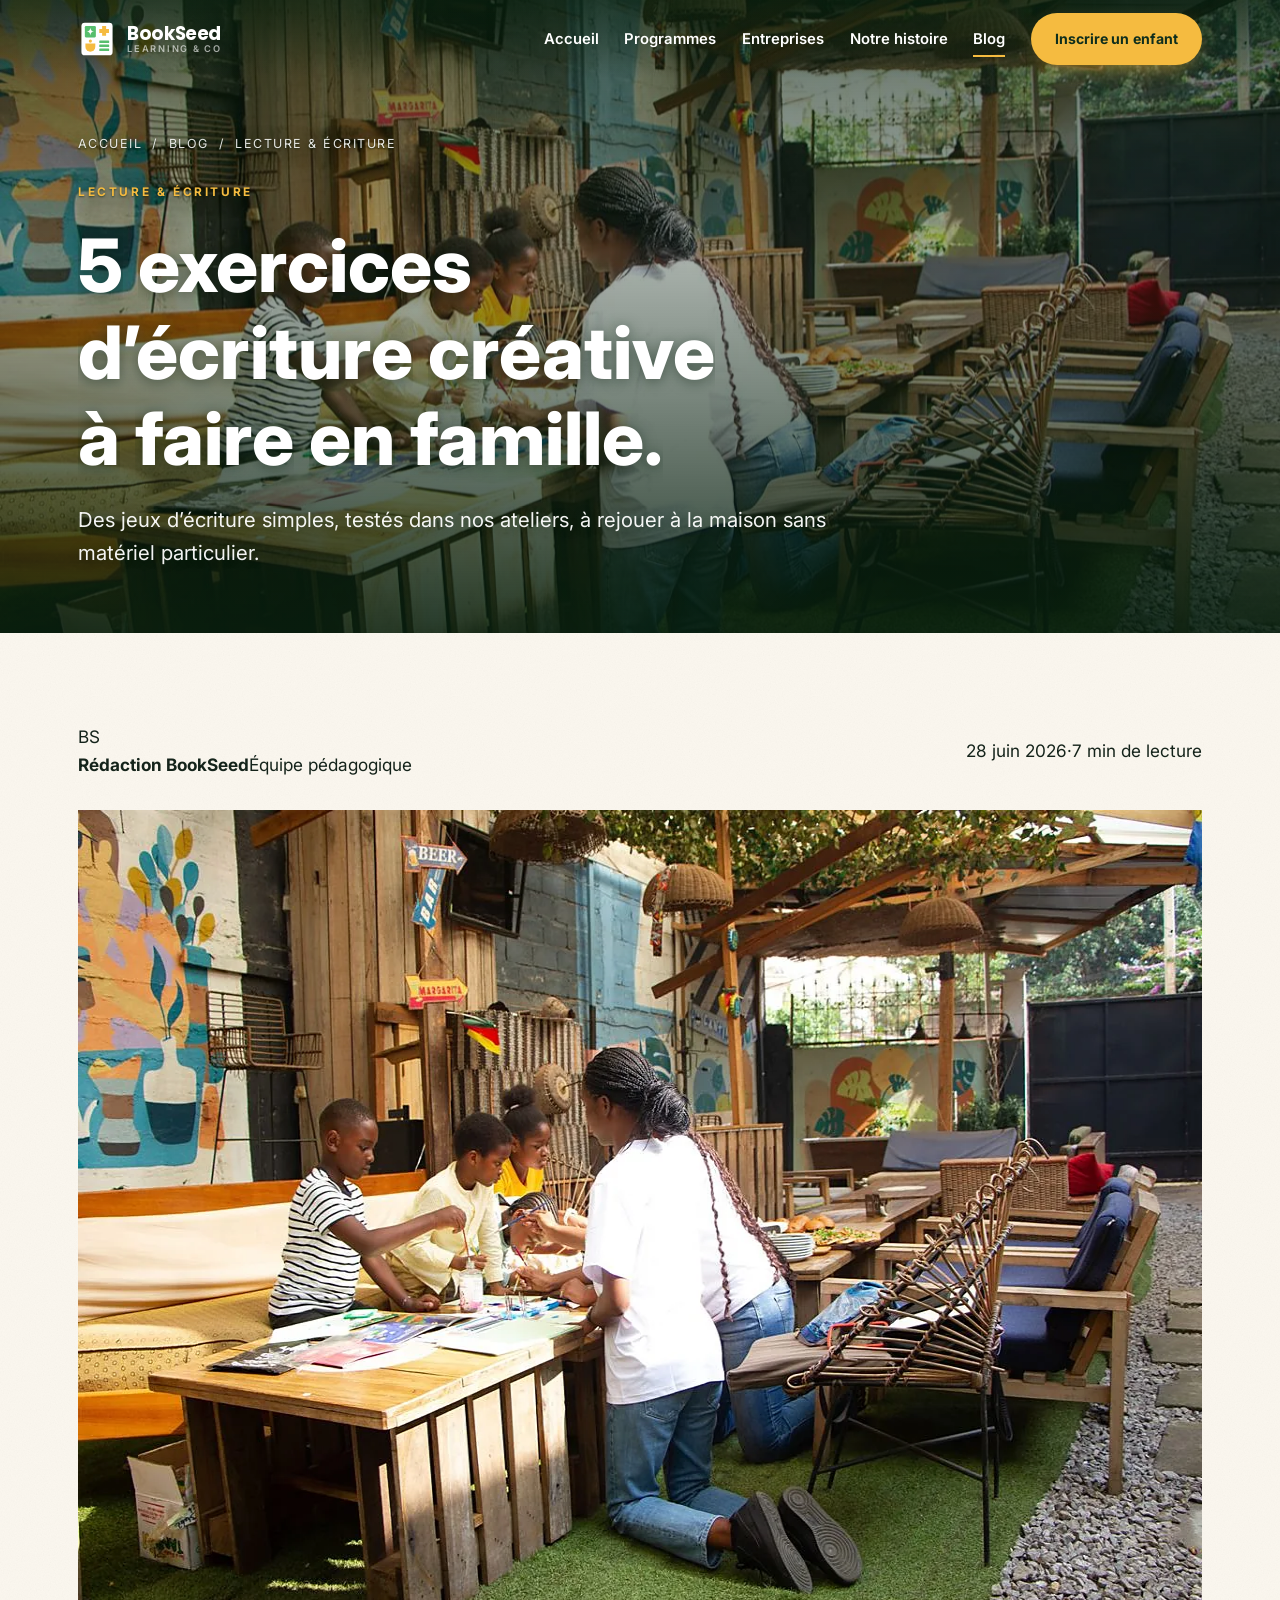
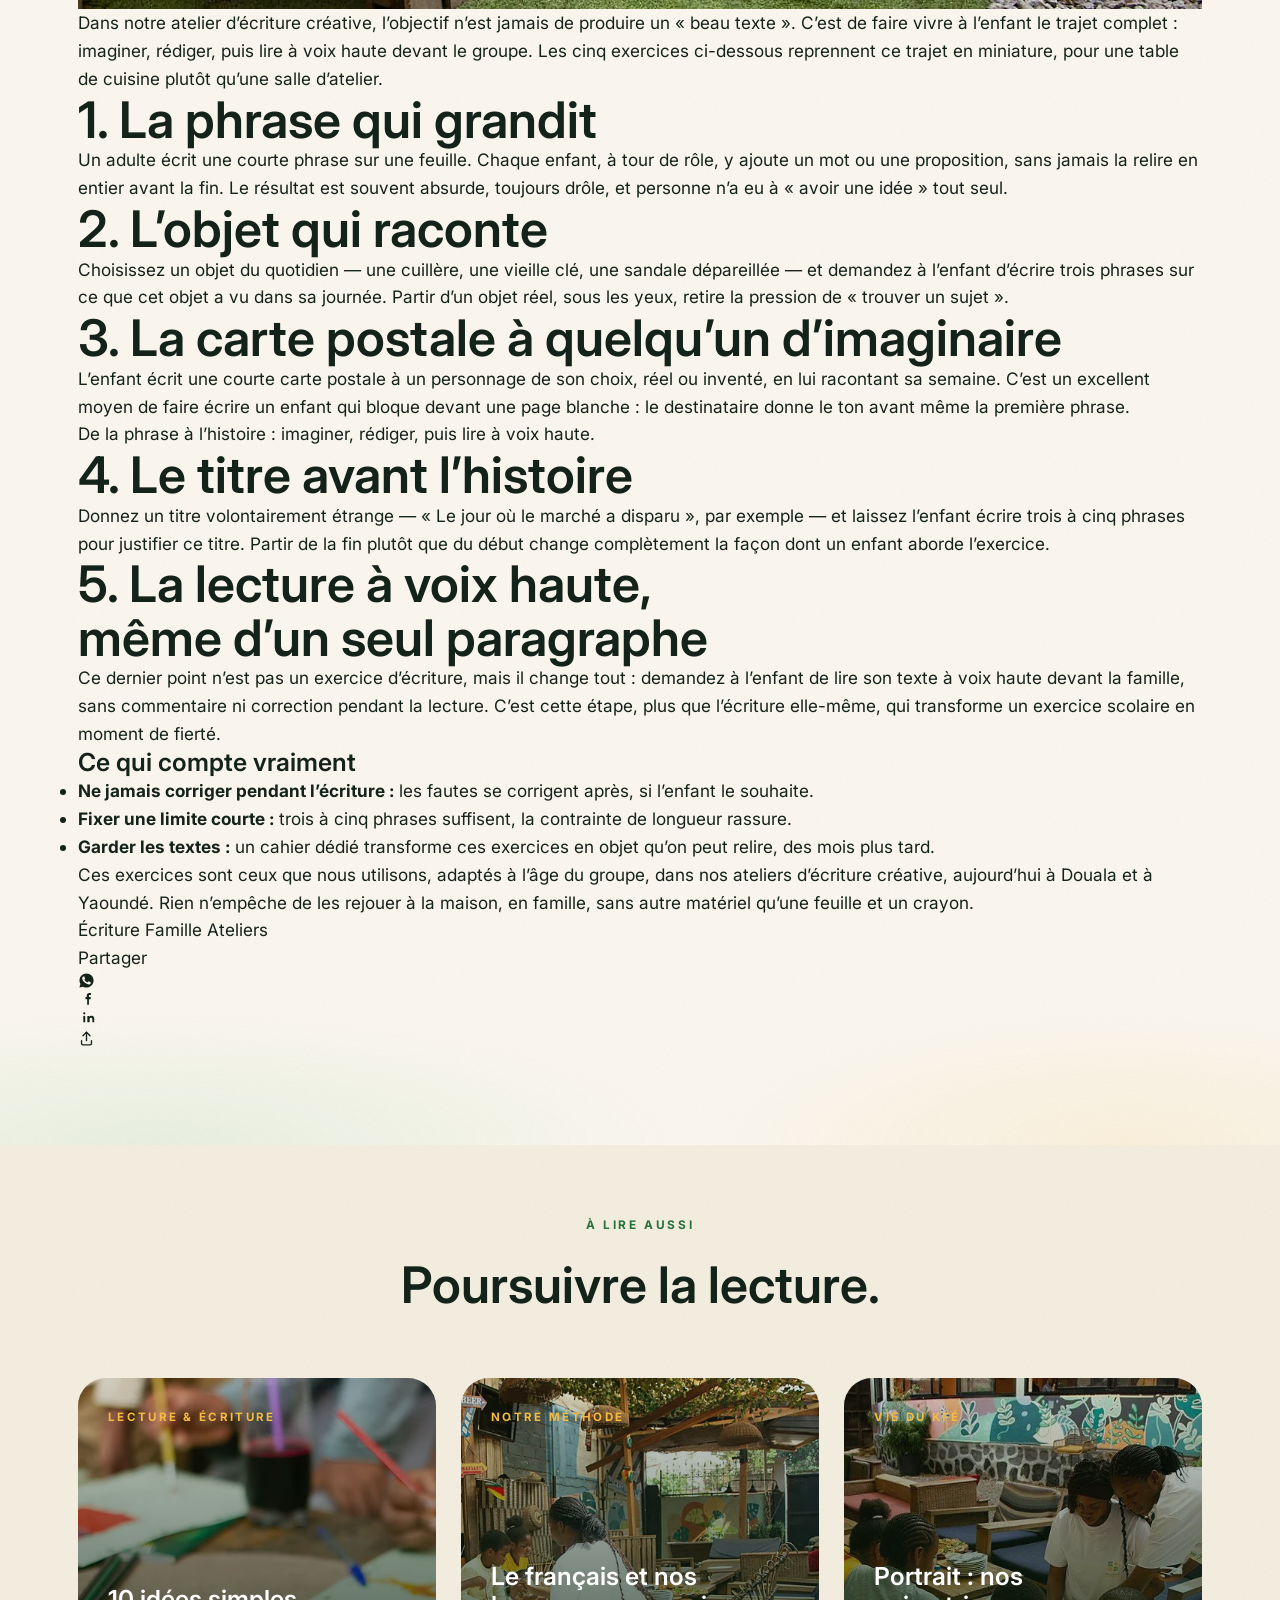
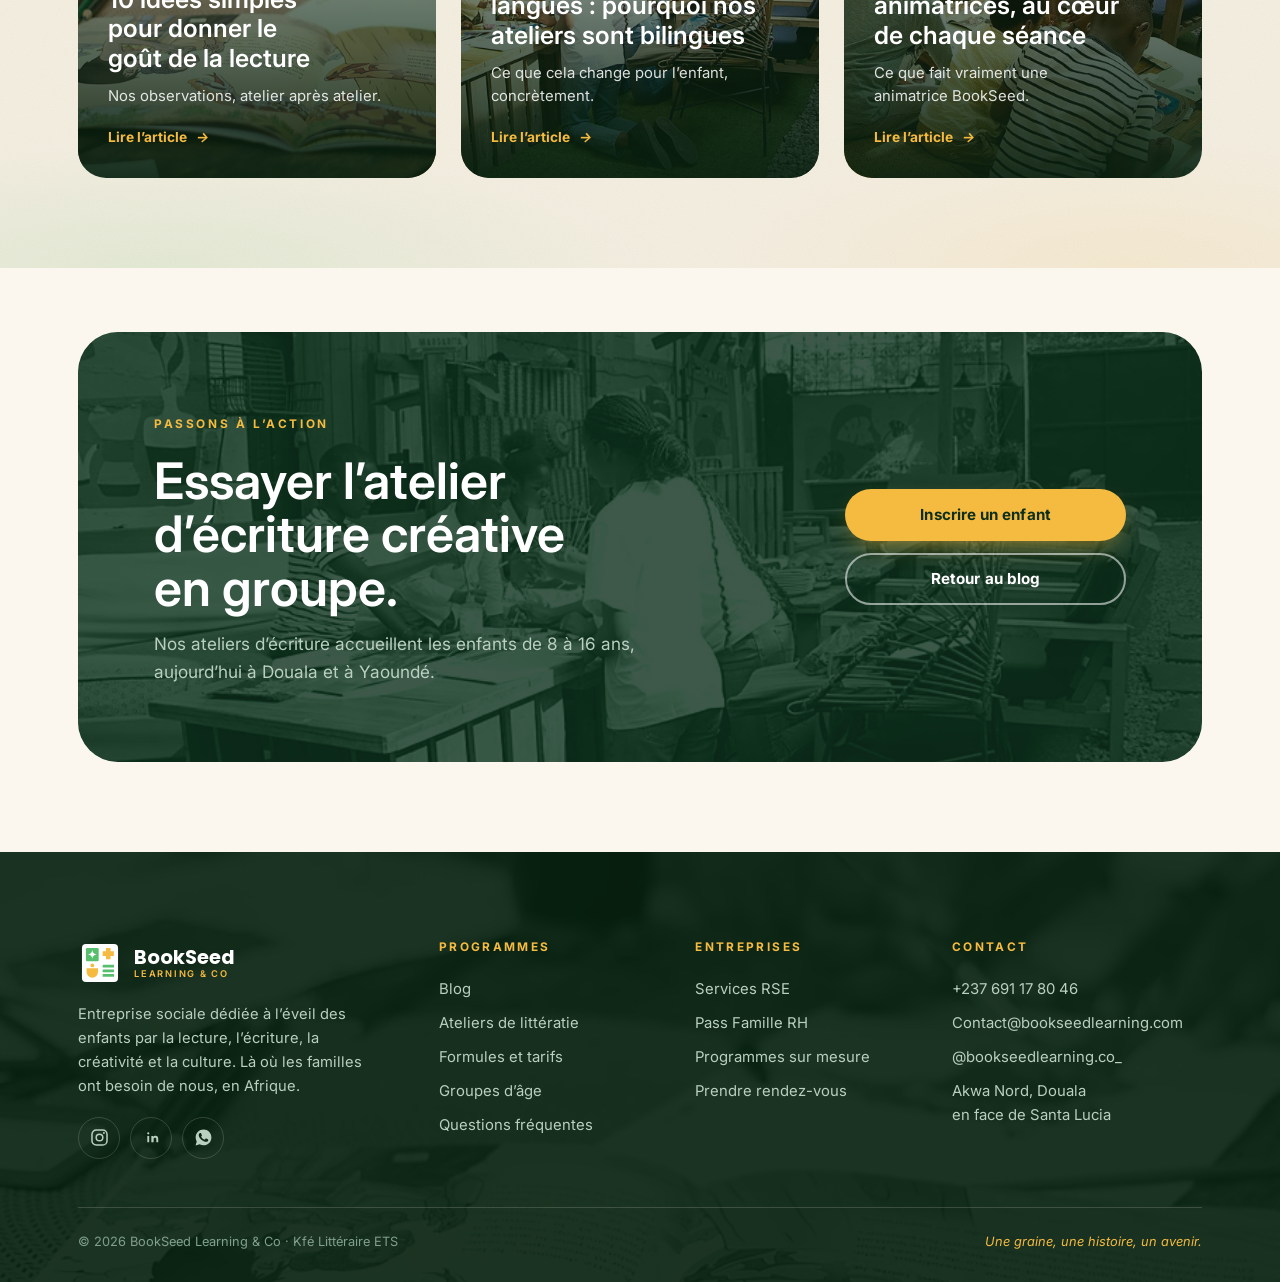
<file: blog-exercices-ecriture-creative-famille.html>
<!DOCTYPE html>
<html lang="fr">
<head>
<meta charset="UTF-8">
<meta name="viewport" content="width=device-width, initial-scale=1">
<title>5 exercices d’écriture créative à faire en famille · BookSeed Learning &amp; Co</title>
<meta name="description" content="Des jeux d'écriture simples, testés dans nos ateliers, à rejouer à la maison sans matériel particulier. De la phrase à l'histoire, pour tous les âges.">
<meta name="theme-color" content="#0E2E1C">
<link rel="canonical" href="https://bookseedlearning.com/blog-exercices-ecriture-creative-famille.html">
<meta property="og:type" content="article">
<meta property="og:locale" content="fr_FR">
<meta property="og:title" content="5 exercices d’écriture créative à faire en famille">
<meta property="og:description" content="Des jeux d'écriture testés dans nos ateliers, à rejouer à la maison sans matériel particulier.">
<meta property="og:url" content="https://bookseedlearning.com/blog-exercices-ecriture-creative-famille.html">
<meta property="og:image" content="https://bookseedlearning.com/assets/img/atelier-creatif-1200.jpg">
<meta name="twitter:card" content="summary_large_image">
<link rel="icon" href="assets/img/logo.svg" type="image/svg+xml">
<link rel="apple-touch-icon" href="assets/img/logo.svg">
<link rel="preconnect" href="https://fonts.googleapis.com">
<link rel="preconnect" href="https://fonts.gstatic.com" crossorigin>
<link href="https://fonts.googleapis.com/css2?family=Inter:ital,wght@0,400;0,500;0,600;0,700;0,800;1,400;1,500&amp;family=Poppins:wght@700&amp;display=swap" rel="stylesheet">
<link rel="stylesheet" href="assets/css/site.css?v=2">
<script type="application/ld+json">
{
  "@context": "https://schema.org",
  "@type": "BlogPosting",
  "headline": "5 exercices d'écriture créative à faire en famille",
  "description": "Des jeux d'écriture testés dans nos ateliers, à rejouer à la maison sans matériel particulier.",
  "image": "https://bookseedlearning.com/assets/img/atelier-creatif-1200.jpg",
  "datePublished": "2026-06-28",
  "dateModified": "2026-06-28",
  "inLanguage": "fr",
  "articleSection": "Lecture & écriture",
  "author": {
    "@type": "Organization",
    "name": "BookSeed Learning & Co",
    "url": "https://bookseedlearning.com/",
    "logo": {
      "@type": "ImageObject",
      "url": "https://bookseedlearning.com/assets/img/logo.svg"
    }
  },
  "publisher": {
    "@type": "Organization",
    "name": "BookSeed Learning & Co",
    "url": "https://bookseedlearning.com/",
    "logo": {
      "@type": "ImageObject",
      "url": "https://bookseedlearning.com/assets/img/logo.svg"
    }
  },
  "mainEntityOfPage": {
    "@type": "WebPage",
    "@id": "https://bookseedlearning.com/blog-exercices-ecriture-creative-famille.html"
  },
  "url": "https://bookseedlearning.com/blog-exercices-ecriture-creative-famille.html"
}
</script>
<script type="application/ld+json">
{
  "@context": "https://schema.org",
  "@type": "BreadcrumbList",
  "itemListElement": [
    {
      "@type": "ListItem",
      "position": 1,
      "name": "Accueil",
      "item": "https://bookseedlearning.com/"
    },
    {
      "@type": "ListItem",
      "position": 2,
      "name": "Blog",
      "item": "https://bookseedlearning.com/blog.html"
    },
    {
      "@type": "ListItem",
      "position": 3,
      "name": "5 exercices d'écriture créative à faire en famille",
      "item": "https://bookseedlearning.com/blog-exercices-ecriture-creative-famille.html"
    }
  ]
}
</script>
</head>
<body>
<div class="progress" aria-hidden="true"></div>
<a href="#main" class="sr-only">Aller au contenu principal</a>

<header class="site-header" data-mode="over">
  <div class="wrap">
    <a href="index.html" class="brand" aria-label="BookSeed Learning &amp; Co, accueil">
      <img src="assets/img/logo.svg" alt="" width="38" height="38">
      <span class="brand-text">BookSeed<small>Learning &amp; Co</small></span>
    </a>
    <nav class="nav" aria-label="Navigation principale">
      <a class="nav-link" href="index.html">Accueil</a>
      <a class="nav-link" href="programmes.html">Programmes</a>
      <a class="nav-link" href="entreprises.html">Entreprises</a>
      <a class="nav-link" href="histoire.html">Notre histoire</a>
      <a class="nav-link" href="blog.html" aria-current="page">Blog</a>
      <a class="btn btn-gold btn-sm" href="programmes.html#formules">Inscrire un enfant</a>
    </nav>
    <button class="burger" aria-label="Ouvrir le menu" aria-expanded="false" aria-controls="drawer">
      <span></span><span></span><span></span>
    </button>
  </div>
</header>

<div class="drawer" id="drawer">
  <nav class="drawer-nav" aria-label="Navigation mobile">
    <a href="index.html">Accueil</a>
    <a href="programmes.html">Programmes</a>
    <a href="entreprises.html">Entreprises</a>
    <a href="histoire.html">Notre histoire</a>
    <a href="blog.html" aria-current="page">Blog</a>
  </nav>
  <div class="drawer-foot">
    <a class="btn btn-gold" href="programmes.html#formules">Inscrire un enfant</a>
    <a class="tel" href="tel:+237691178046">+237 691 17 80 46</a>
  </div>
</div>

<main id="main">

  <section class="page-hero">
    <div class="hero-media">
      <picture>
        <source type="image/webp" srcset="assets/img/atelier-creatif-800.webp 800w, assets/img/atelier-creatif-1200.webp 1200w" sizes="100vw">
        <img src="assets/img/atelier-creatif-1200.jpg" alt="Animatrice BookSeed accompagnant quatre enfants pendant un atelier d'écriture" data-parallax="0.14" width="1200" height="799" fetchpriority="high">
      </picture>
    </div>
    <div class="wrap">
      <nav class="crumb" aria-label="Fil d'Ariane"><a href="index.html">Accueil</a><span aria-hidden="true">/</span><a href="blog.html">Blog</a><span aria-hidden="true">/</span><span>Lecture &amp; écriture</span></nav>
      <span class="eyebrow">Lecture &amp; écriture</span>
      <h1 class="rv">5 exercices d’écriture créative à faire en famille.</h1>
      <p class="lede rv" data-d="1">Des jeux d’écriture simples, testés dans nos ateliers, à rejouer à la maison sans matériel particulier.</p>
    </div>
  </section>

  <section class="section grain">
    <div class="wrap">
      <article class="article rv">

        <div style="display:flex;flex-wrap:wrap;justify-content:space-between;align-items:center;gap:16px;margin-bottom:32px">
          <div class="author">
            <div class="author-av">BS</div>
            <div><b>Rédaction BookSeed</b><span>Équipe pédagogique</span></div>
          </div>
          <div class="post-meta" style="margin-top:0"><span>28 juin 2026</span><span>·</span><span>7 min de lecture</span></div>
        </div>

        <div class="article-cover">
          <picture>
            <source type="image/webp" srcset="assets/img/atelier-creatif-1200.webp">
            <img src="assets/img/atelier-creatif-1200.jpg" alt="Animatrice BookSeed accompagnant quatre enfants pendant un atelier d'écriture" loading="lazy" width="1200" height="799">
          </picture>
        </div>

        <div class="prose">
          <p>Dans notre atelier d’écriture créative, l’objectif n’est jamais de produire un « beau texte ». C’est de faire vivre à l’enfant le trajet complet : imaginer, rédiger, puis lire à voix haute devant le groupe. Les cinq exercices ci-dessous reprennent ce trajet en miniature, pour une table de cuisine plutôt qu’une salle d’atelier.</p>

          <h2>1. La phrase qui grandit</h2>
          <p>Un adulte écrit une courte phrase sur une feuille. Chaque enfant, à tour de rôle, y ajoute un mot ou une proposition, sans jamais la relire en entier avant la fin. Le résultat est souvent absurde, toujours drôle, et personne n’a eu à « avoir une idée » tout seul.</p>

          <h2>2. L’objet qui raconte</h2>
          <p>Choisissez un objet du quotidien — une cuillère, une vieille clé, une sandale dépareillée — et demandez à l’enfant d’écrire trois phrases sur ce que cet objet a vu dans sa journée. Partir d’un objet réel, sous les yeux, retire la pression de « trouver un sujet ».</p>

          <h2>3. La carte postale à quelqu’un d’imaginaire</h2>
          <p>L’enfant écrit une courte carte postale à un personnage de son choix, réel ou inventé, en lui racontant sa semaine. C’est un excellent moyen de faire écrire un enfant qui bloque devant une page blanche : le destinataire donne le ton avant même la première phrase.</p>

          <blockquote>De la phrase à l’histoire : imaginer, rédiger, puis lire à voix haute.</blockquote>

          <h2>4. Le titre avant l’histoire</h2>
          <p>Donnez un titre volontairement étrange — « Le jour où le marché a disparu », par exemple — et laissez l’enfant écrire trois à cinq phrases pour justifier ce titre. Partir de la fin plutôt que du début change complètement la façon dont un enfant aborde l’exercice.</p>

          <h2>5. La lecture à voix haute, même d’un seul paragraphe</h2>
          <p>Ce dernier point n’est pas un exercice d’écriture, mais il change tout : demandez à l’enfant de lire son texte à voix haute devant la famille, sans commentaire ni correction pendant la lecture. C’est cette étape, plus que l’écriture elle-même, qui transforme un exercice scolaire en moment de fierté.</p>

          <h3>Ce qui compte vraiment</h3>
          <ul>
            <li><strong>Ne jamais corriger pendant l’écriture :</strong> les fautes se corrigent après, si l’enfant le souhaite.</li>
            <li><strong>Fixer une limite courte :</strong> trois à cinq phrases suffisent, la contrainte de longueur rassure.</li>
            <li><strong>Garder les textes :</strong> un cahier dédié transforme ces exercices en objet qu’on peut relire, des mois plus tard.</li>
          </ul>

          <p>Ces exercices sont ceux que nous utilisons, adaptés à l’âge du groupe, dans nos ateliers d’écriture créative, aujourd’hui à Douala et à Yaoundé. Rien n’empêche de les rejouer à la maison, en famille, sans autre matériel qu’une feuille et un crayon.</p>
        </div>

        <div class="article-tags">
          <a href="blog.html">Écriture</a>
          <a href="blog.html">Famille</a>
          <a href="blog.html">Ateliers</a>
        </div>

        <div class="article-share">
          <span>Partager</span>
          <a href="https://wa.me/?text=5%20exercices%20d%E2%80%99%C3%A9criture%20cr%C3%A9ative%20%C3%A0%20faire%20en%20famille%20-%20https%3A%2F%2Fbookseedlearning.com%2Fblog-exercices-ecriture-creative-famille.html" target="_blank" rel="noopener" aria-label="Partager sur WhatsApp">
            <svg width="17" height="17" viewBox="0 0 24 24" fill="currentColor"><path d="M12.04 2c-5.5 0-9.96 4.46-9.96 9.96 0 1.76.46 3.48 1.34 5L2 22l5.16-1.35a9.9 9.9 0 004.88 1.25h.01c5.5 0 9.96-4.46 9.96-9.96S17.54 2 12.04 2zm5.83 14.06c-.25.7-1.44 1.33-2 1.42-.51.08-1.16.11-1.87-.12-.43-.14-.99-.32-1.7-.63-2.99-1.29-4.94-4.3-5.09-4.5-.15-.2-1.22-1.62-1.22-3.09s.77-2.19 1.04-2.49c.27-.3.59-.37.79-.37h.57c.18 0 .43-.07.67.51.25.6.84 2.07.91 2.22.07.15.12.32.02.52-.1.2-.15.32-.3.5l-.44.51c-.15.15-.3.31-.13.61.17.3.76 1.25 1.63 2.03 1.12 1 2.06 1.31 2.36 1.46.3.15.47.12.65-.07.17-.2.75-.87.95-1.17.2-.3.4-.25.67-.15.27.1 1.72.81 2.01.96.3.15.5.22.57.35.07.12.07.72-.18 1.42z"/></svg>
          </a>
          <a href="https://www.facebook.com/sharer/sharer.php?u=https%3A%2F%2Fbookseedlearning.com%2Fblog-exercices-ecriture-creative-famille.html" target="_blank" rel="noopener" aria-label="Partager sur Facebook">
            <svg width="19" height="19" viewBox="0 0 24 24" fill="currentColor"><path d="M13.8 20v-7.2h2.1l.3-2.6h-2.4v-1.5c0-.7.2-1.2 1.3-1.2h1.3V5c-.2 0-1-.1-2-.1-2 0-3.3 1.2-3.3 3.4v1.9H9.5v2.6h2.1V20z"/></svg>
          </a>
          <a href="https://www.linkedin.com/sharing/share-offsite/?url=https%3A%2F%2Fbookseedlearning.com%2Fblog-exercices-ecriture-creative-famille.html" target="_blank" rel="noopener" aria-label="Partager sur LinkedIn">
            <svg width="19" height="19" viewBox="0 0 24 24" fill="currentColor"><rect x="6.7" y="10" width="2.4" height="8"/><circle cx="7.9" cy="6.7" r="1.4"/><path d="M11.8 18v-8h2.4v1.2c.6-.9 1.6-1.5 2.9-1.5 2.2 0 3.4 1.5 3.4 4.1V18h-2.4v-3.7c0-1.3-.5-2.1-1.6-2.1-.9 0-1.5.6-1.7 1.2-.1.2-.1.5-.1.8V18z"/></svg>
          </a>
          <button type="button" class="share-copy" data-url="https://bookseedlearning.com/blog-exercices-ecriture-creative-famille.html" data-title="5 exercices d'écriture créative à faire en famille" aria-label="Transférer l’article">
            <svg width="17" height="17" viewBox="0 0 24 24" fill="none" stroke="currentColor" stroke-width="1.9" stroke-linecap="round" stroke-linejoin="round"><path d="M12 3v12"/><path d="M7 8l5-5 5 5"/><path d="M5 15v4a2 2 0 002 2h10a2 2 0 002-2v-4"/></svg>
          </button>
        </div>

      </article>
    </div>
  </section>

  <!-- ============ À LIRE AUSSI ============ -->
  <section class="section section-paper2 grain">
    <div class="wrap">
      <div class="head center rv">
        <span class="eyebrow eyebrow-c">À lire aussi</span>
        <h2>Poursuivre la lecture.</h2>
      </div>
      <div class="grid-3">
        <a class="tile rv" href="blog-10-idees-lecture-enfants.html">
          <picture><source type="image/webp" srcset="assets/img/livre-illustre-800.webp"><img src="assets/img/livre-illustre-800.jpg" alt="Album illustré ouvert pendant un atelier d'écriture" loading="lazy" width="800" height="533"></picture>
          <span class="num">LECTURE &amp; ÉCRITURE</span>
          <h3>10 idées simples pour donner le goût de la lecture</h3>
          <p>Nos observations, atelier après atelier.</p>
          <span class="go">Lire l’article <i>&rarr;</i></span>
        </a>
        <a class="tile rv" data-d="1" href="blog-langues-ateliers-bilingues.html">
          <picture><source type="image/webp" srcset="assets/img/atelier-creatif-800.webp"><img src="assets/img/atelier-creatif-800.jpg" alt="Animatrice agenouillée auprès des enfants pendant un atelier créatif" loading="lazy" width="800" height="533"></picture>
          <span class="num">NOTRE MÉTHODE</span>
          <h3>Le français et nos langues : pourquoi nos ateliers sont bilingues</h3>
          <p>Ce que cela change pour l’enfant, concrètement.</p>
          <span class="go">Lire l’article <i>&rarr;</i></span>
        </a>
        <a class="tile rv" data-d="2" href="blog-portrait-animatrices.html">
          <picture><source type="image/webp" srcset="assets/img/equipe-lecture-800.webp"><img src="assets/img/equipe-lecture-800.jpg" alt="Deux animatrices BookSeed avec un groupe d'enfants" loading="lazy" width="800" height="533"></picture>
          <span class="num">VIE DU KFÉ</span>
          <h3>Portrait : nos animatrices, au cœur de chaque séance</h3>
          <p>Ce que fait vraiment une animatrice BookSeed.</p>
          <span class="go">Lire l’article <i>&rarr;</i></span>
        </a>
      </div>
    </div>
  </section>

  <!-- ============ CTA ============ -->
  <section class="section">
    <div class="wrap">
      <div class="cta rv">
        <div>
          <span class="eyebrow">Passons à l’action</span>
          <h2>Essayer l’atelier d’écriture créative en groupe.</h2>
          <p>Nos ateliers d’écriture accueillent les enfants de 8 à 16 ans, aujourd’hui à Douala et à Yaoundé.</p>
        </div>
        <div class="cta-actions">
          <a class="btn btn-gold" href="programmes.html#formules">Inscrire un enfant</a>
          <a class="btn btn-light" href="blog.html">Retour au blog</a>
        </div>
      </div>
    </div>
  </section>

</main>

<footer class="site-footer">
  <div class="wrap">
    <div class="foot-top">
      <div>
        <div class="foot-brand">
          <img src="assets/img/logo.svg" alt="" width="44" height="44">
          <b>BookSeed<small>Learning &amp; Co</small></b>
        </div>
        <p>Entreprise sociale dédiée à l’éveil des enfants par la lecture, l’écriture, la créativité et la culture. Là où les familles ont besoin de nous, en Afrique.</p>
        <div class="socials">
          <a class="social" href="https://www.instagram.com/bookseedlearning.co_" target="_blank" rel="noopener" aria-label="Instagram">
            <svg width="19" height="19" viewBox="0 0 24 24" fill="none" stroke="currentColor" stroke-width="1.9"><rect x="2.5" y="2.5" width="19" height="19" rx="5.5"/><circle cx="12" cy="12" r="4.2"/><circle cx="17.6" cy="6.4" r="1.2" fill="currentColor" stroke="none"/></svg>
          </a>
          <a class="social" href="https://www.linkedin.com/company/bookseed-learning-co-africa/" target="_blank" rel="noopener" aria-label="LinkedIn">
            <svg width="19" height="19" viewBox="0 0 24 24" fill="currentColor"><rect x="6.7" y="10" width="2.4" height="8"/><circle cx="7.9" cy="6.7" r="1.4"/><path d="M11.8 18v-8h2.4v1.2c.6-.9 1.6-1.5 2.9-1.5 2.2 0 3.4 1.5 3.4 4.1V18h-2.4v-3.7c0-1.3-.5-2.1-1.6-2.1-.9 0-1.5.6-1.7 1.2-.1.2-.1.5-.1.8V18z"/></svg>
          </a>
          <a class="social" href="https://wa.me/237691178046?text=Bonjour%2C%20je%20m%E2%80%99int%C3%A9resse%20aux%20activit%C3%A9s%20de%20BookSeed%20Learning%20%26%20Co%20et%20j%E2%80%99aimerais%20avoir%20plus%20d%E2%80%99informations." target="_blank" rel="noopener" aria-label="WhatsApp">
            <svg width="19" height="19" viewBox="0 0 24 24" fill="currentColor"><path d="M12.04 2c-5.5 0-9.96 4.46-9.96 9.96 0 1.76.46 3.48 1.34 5L2 22l5.16-1.35a9.9 9.9 0 004.88 1.25h.01c5.5 0 9.96-4.46 9.96-9.96S17.54 2 12.04 2zm5.83 14.06c-.25.7-1.44 1.33-2 1.42-.51.08-1.16.11-1.87-.12-.43-.14-.99-.32-1.7-.63-2.99-1.29-4.94-4.3-5.09-4.5-.15-.2-1.22-1.62-1.22-3.09s.77-2.19 1.04-2.49c.27-.3.59-.37.79-.37h.57c.18 0 .43-.07.67.51.25.6.84 2.07.91 2.22.07.15.12.32.02.52-.1.2-.15.32-.3.5l-.44.51c-.15.15-.3.31-.13.61.17.3.76 1.25 1.63 2.03 1.12 1 2.06 1.31 2.36 1.46.3.15.47.12.65-.07.17-.2.75-.87.95-1.17.2-.3.4-.25.67-.15.27.1 1.72.81 2.01.96.3.15.5.22.57.35.07.12.07.72-.18 1.42z"/></svg>
          </a>
        </div>
      </div>
      <div>
        <h4>Programmes</h4>
        <a href="blog.html">Blog</a>
        <a href="programmes.html">Ateliers de littératie</a>
        <a href="programmes.html#formules">Formules et tarifs</a>
        <a href="programmes.html#ages">Groupes d’âge</a>
        <a href="programmes.html#faq">Questions fréquentes</a>
      </div>
      <div>
        <h4>Entreprises</h4>
        <a href="entreprises.html">Services RSE</a>
        <a href="entreprises.html#pass">Pass Famille RH</a>
        <a href="entreprises.html#surmesure">Programmes sur mesure</a>
        <a href="entreprises.html#contact">Prendre rendez-vous</a>
      </div>
      <div>
        <h4>Contact</h4>
        <a href="tel:+237691178046">+237 691 17 80 46</a>
        <a href="mailto:Contact@bookseedlearning.com">Contact@bookseedlearning.com</a>
        <a href="https://www.instagram.com/bookseedlearning.co_" target="_blank" rel="noopener">@bookseedlearning.co_</a>
        <a href="histoire.html#contact">Akwa Nord, Douala<br>en face de Santa Lucia</a>
      </div>
    </div>
    <div class="foot-bottom">
      <span>© <span data-year>2026</span> BookSeed Learning &amp; Co · Kfé Littéraire ETS</span>
      <span class="tag">Une graine, une histoire, un avenir.</span>
    </div>
  </div>
</footer>

<a class="wa" href="https://wa.me/237691178046?text=Bonjour%2C%20je%20m%E2%80%99int%C3%A9resse%20aux%20activit%C3%A9s%20de%20BookSeed%20Learning%20%26%20Co%20et%20j%E2%80%99aimerais%20avoir%20plus%20d%E2%80%99informations." target="_blank" rel="noopener" aria-label="Nous écrire sur WhatsApp">
  <svg viewBox="0 0 24 24" fill="currentColor"><path d="M12.04 2c-5.5 0-9.96 4.46-9.96 9.96 0 1.76.46 3.48 1.34 5L2 22l5.16-1.35a9.9 9.9 0 004.88 1.25h.01c5.5 0 9.96-4.46 9.96-9.96S17.54 2 12.04 2zm5.83 14.06c-.25.7-1.44 1.33-2 1.42-.51.08-1.16.11-1.87-.12-.43-.14-.99-.32-1.7-.63-2.99-1.29-4.94-4.3-5.09-4.5-.15-.2-1.22-1.62-1.22-3.09s.77-2.19 1.04-2.49c.27-.3.59-.37.79-.37h.57c.18 0 .43-.07.67.51.25.6.84 2.07.91 2.22.07.15.12.32.02.52-.1.2-.15.32-.3.5l-.44.51c-.15.15-.3.31-.13.61.17.3.76 1.25 1.63 2.03 1.12 1 2.06 1.31 2.36 1.46.3.15.47.12.65-.07.17-.2.75-.87.95-1.17.2-.3.4-.25.67-.15.27.1 1.72.81 2.01.96.3.15.5.22.57.35.07.12.07.72-.18 1.42z"/></svg>
</a>

<script src="assets/js/site.js?v=2" defer></script>
</body>
</html>
</file>
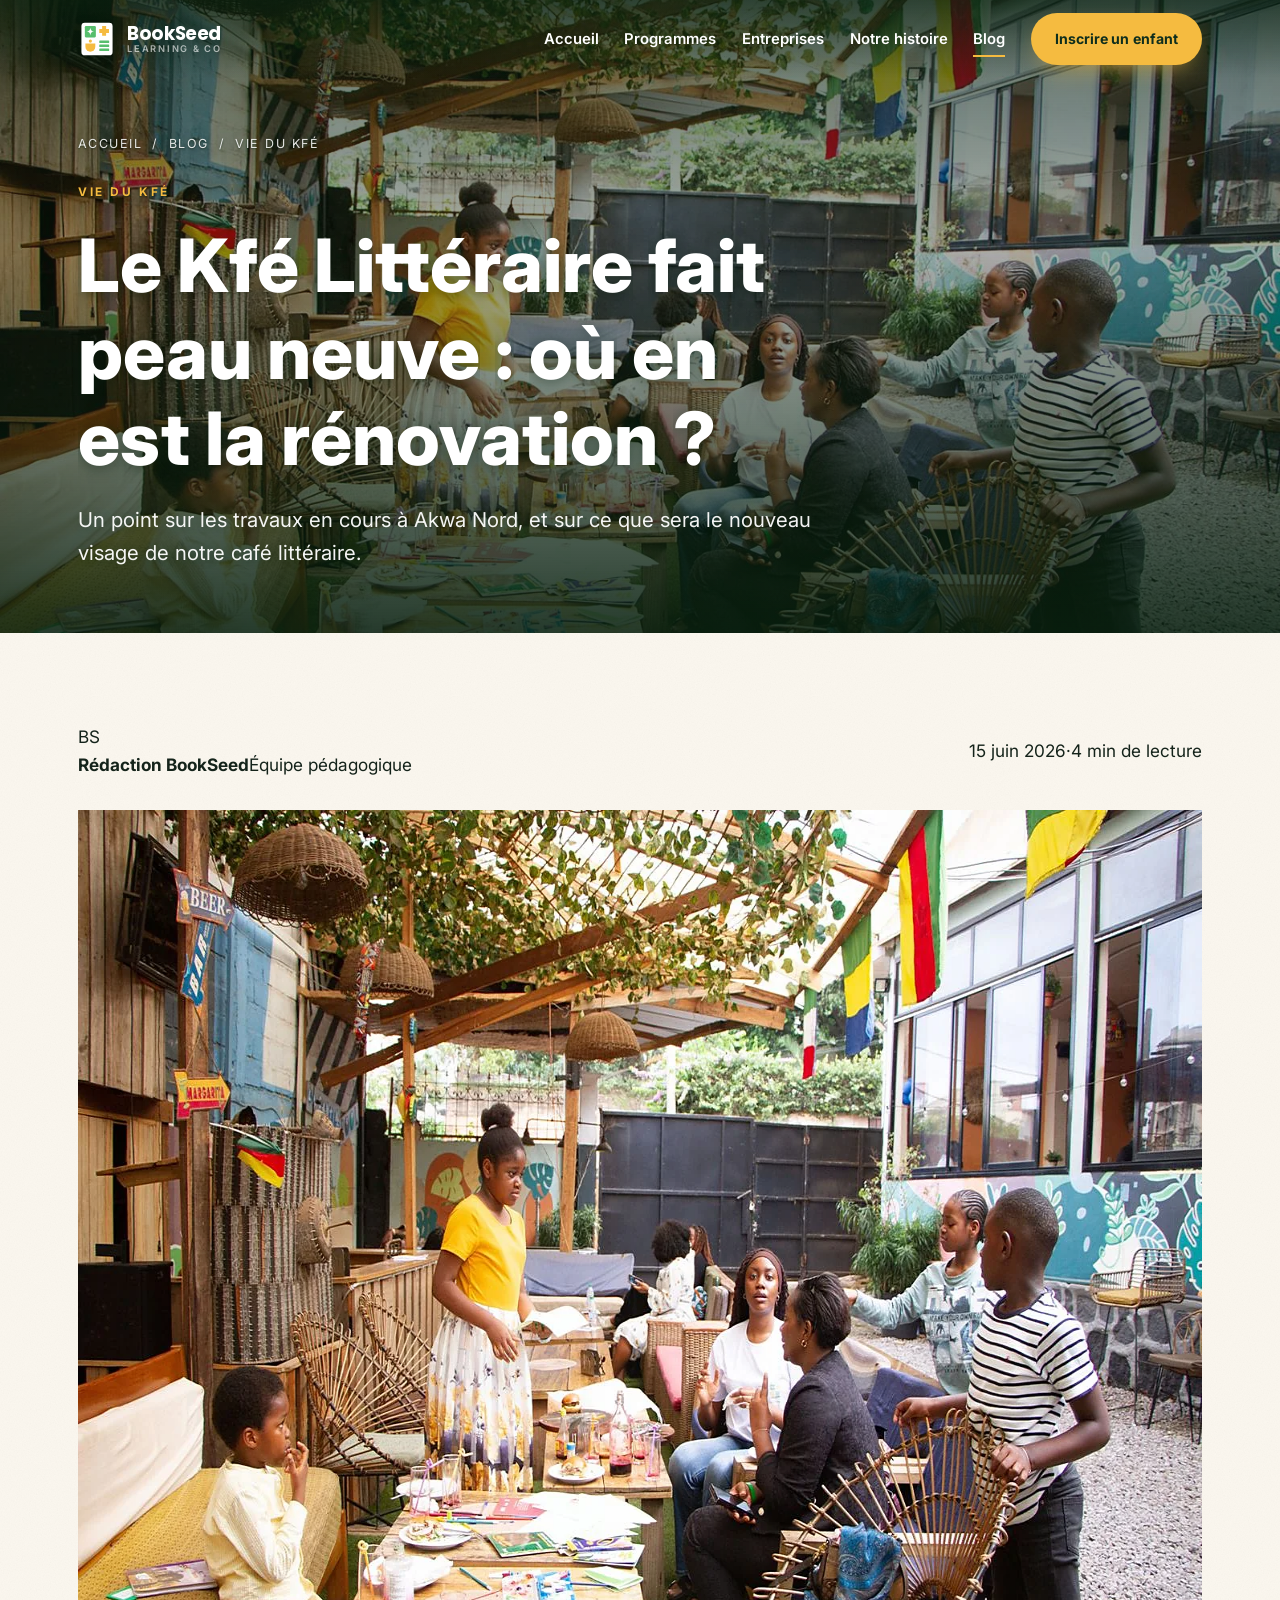
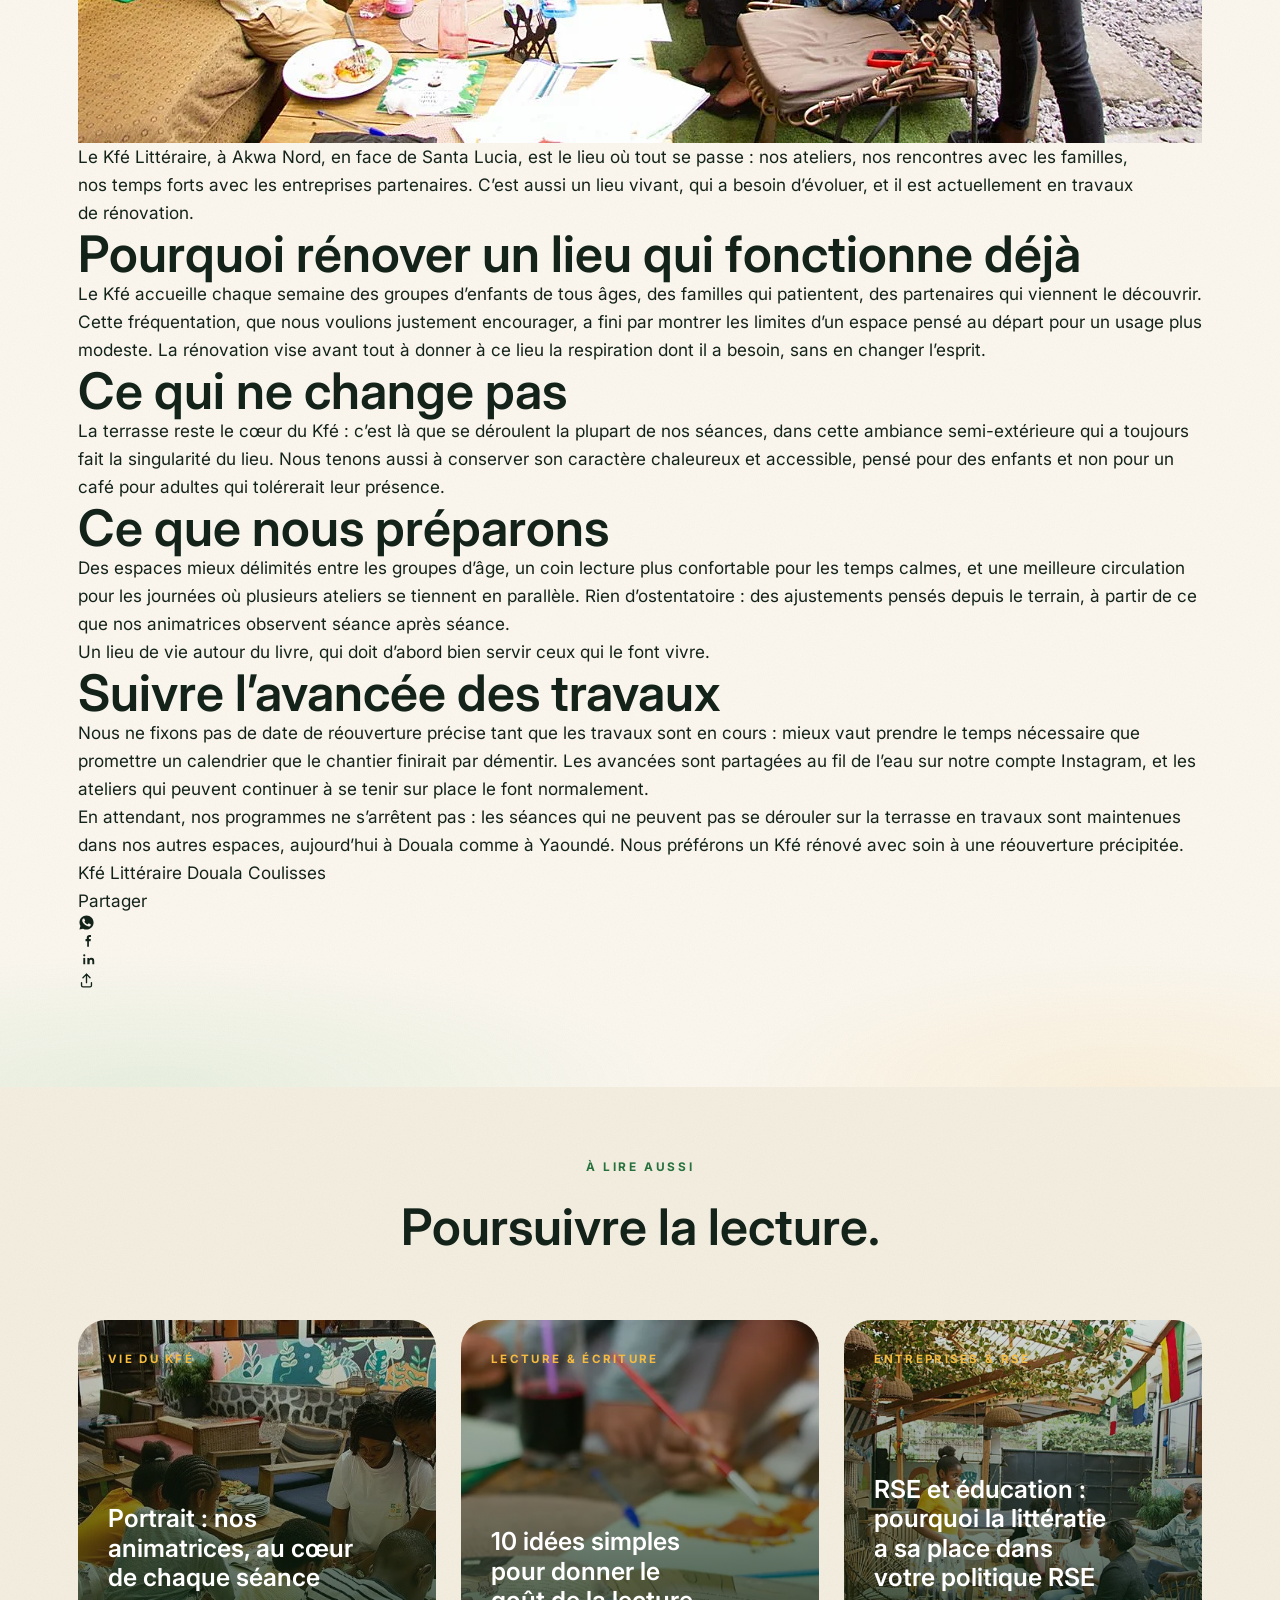
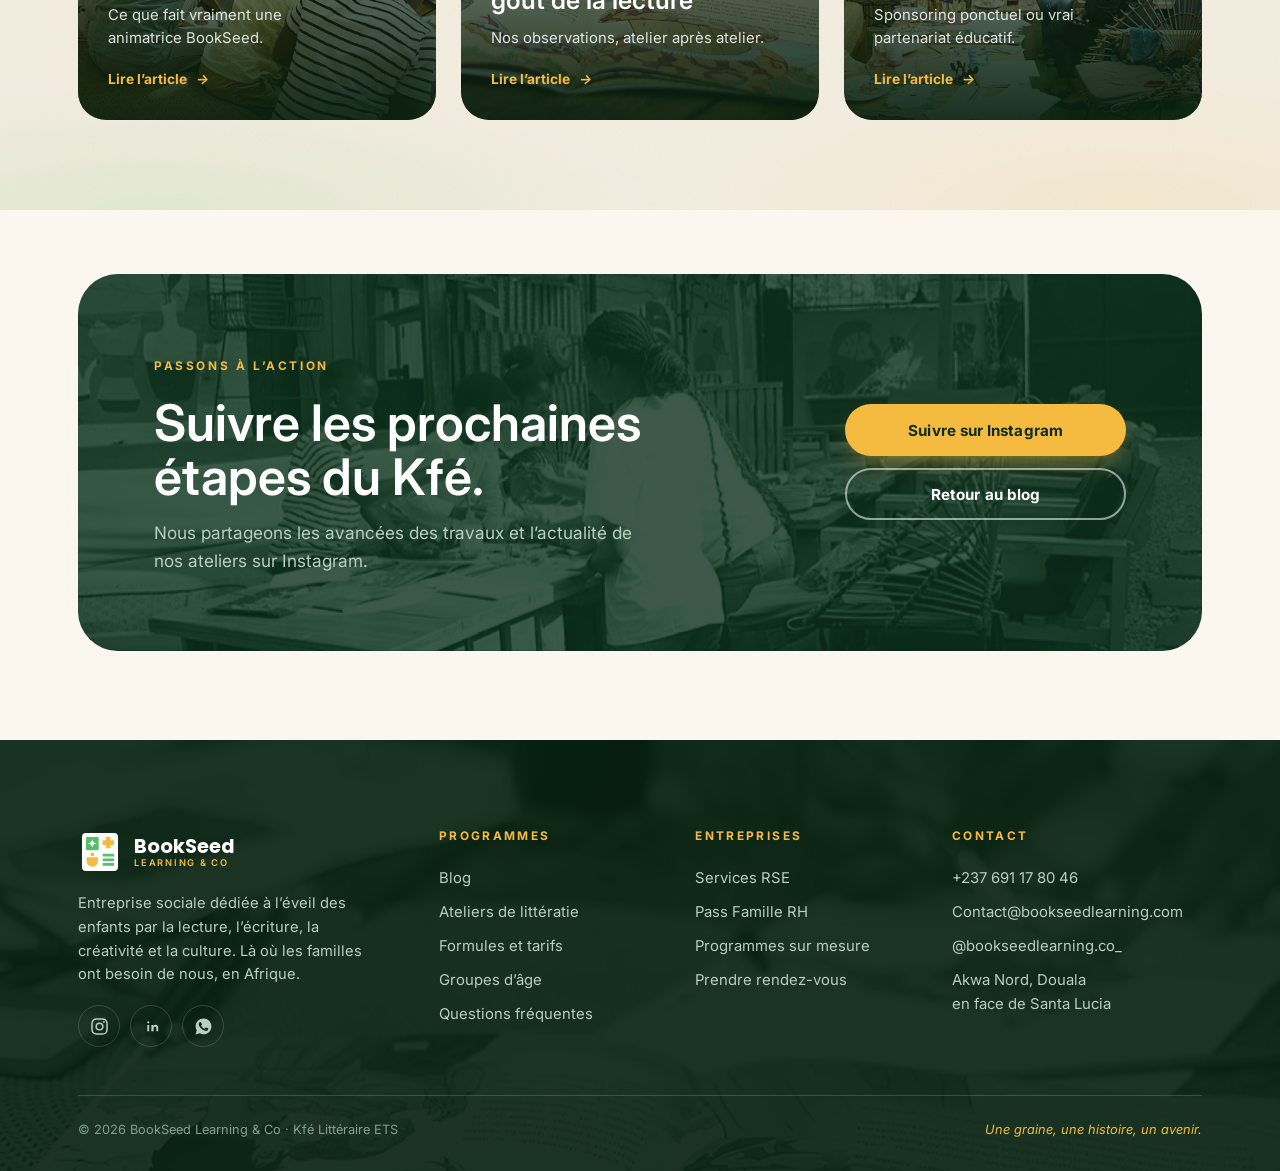
<file: blog-kfe-litteraire-renovation.html>
<!DOCTYPE html>
<html lang="fr">
<head>
<meta charset="UTF-8">
<meta name="viewport" content="width=device-width, initial-scale=1">
<title>Le Kfé Littéraire fait peau neuve : où en est la rénovation ? · BookSeed Learning &amp; Co</title>
<meta name="description" content="Un point sur les travaux en cours à Akwa Nord, Douala, et sur ce que sera le nouveau visage de notre café littéraire une fois la rénovation achevée.">
<meta name="theme-color" content="#0E2E1C">
<link rel="canonical" href="https://bookseedlearning.com/blog-kfe-litteraire-renovation.html">
<meta property="og:type" content="article">
<meta property="og:locale" content="fr_FR">
<meta property="og:title" content="Le Kfé Littéraire fait peau neuve : où en est la rénovation ?">
<meta property="og:description" content="Un point sur les travaux en cours à Akwa Nord, Douala.">
<meta property="og:url" content="https://bookseedlearning.com/blog-kfe-litteraire-renovation.html">
<meta property="og:image" content="https://bookseedlearning.com/assets/img/kfe-terrasse-1400.jpg">
<meta name="twitter:card" content="summary_large_image">
<link rel="icon" href="assets/img/logo.svg" type="image/svg+xml">
<link rel="apple-touch-icon" href="assets/img/logo.svg">
<link rel="preconnect" href="https://fonts.googleapis.com">
<link rel="preconnect" href="https://fonts.gstatic.com" crossorigin>
<link href="https://fonts.googleapis.com/css2?family=Inter:ital,wght@0,400;0,500;0,600;0,700;0,800;1,400;1,500&amp;family=Poppins:wght@700&amp;display=swap" rel="stylesheet">
<link rel="stylesheet" href="assets/css/site.css?v=2">
<script type="application/ld+json">
{
  "@context": "https://schema.org",
  "@type": "BlogPosting",
  "headline": "Le Kfé Littéraire fait peau neuve : où en est la rénovation ?",
  "description": "Un point sur les travaux en cours à Akwa Nord, Douala.",
  "image": "https://bookseedlearning.com/assets/img/kfe-terrasse-1400.jpg",
  "datePublished": "2026-06-15",
  "dateModified": "2026-06-15",
  "inLanguage": "fr",
  "articleSection": "Vie du Kfé",
  "author": {
    "@type": "Organization",
    "name": "BookSeed Learning & Co",
    "url": "https://bookseedlearning.com/",
    "logo": {
      "@type": "ImageObject",
      "url": "https://bookseedlearning.com/assets/img/logo.svg"
    }
  },
  "publisher": {
    "@type": "Organization",
    "name": "BookSeed Learning & Co",
    "url": "https://bookseedlearning.com/",
    "logo": {
      "@type": "ImageObject",
      "url": "https://bookseedlearning.com/assets/img/logo.svg"
    }
  },
  "mainEntityOfPage": {
    "@type": "WebPage",
    "@id": "https://bookseedlearning.com/blog-kfe-litteraire-renovation.html"
  },
  "url": "https://bookseedlearning.com/blog-kfe-litteraire-renovation.html"
}
</script>
<script type="application/ld+json">
{
  "@context": "https://schema.org",
  "@type": "BreadcrumbList",
  "itemListElement": [
    {
      "@type": "ListItem",
      "position": 1,
      "name": "Accueil",
      "item": "https://bookseedlearning.com/"
    },
    {
      "@type": "ListItem",
      "position": 2,
      "name": "Blog",
      "item": "https://bookseedlearning.com/blog.html"
    },
    {
      "@type": "ListItem",
      "position": 3,
      "name": "Le Kfé Littéraire fait peau neuve : où en est la rénovation ?",
      "item": "https://bookseedlearning.com/blog-kfe-litteraire-renovation.html"
    }
  ]
}
</script>
</head>
<body>
<div class="progress" aria-hidden="true"></div>
<a href="#main" class="sr-only">Aller au contenu principal</a>

<header class="site-header" data-mode="over">
  <div class="wrap">
    <a href="index.html" class="brand" aria-label="BookSeed Learning &amp; Co, accueil">
      <img src="assets/img/logo.svg" alt="" width="38" height="38">
      <span class="brand-text">BookSeed<small>Learning &amp; Co</small></span>
    </a>
    <nav class="nav" aria-label="Navigation principale">
      <a class="nav-link" href="index.html">Accueil</a>
      <a class="nav-link" href="programmes.html">Programmes</a>
      <a class="nav-link" href="entreprises.html">Entreprises</a>
      <a class="nav-link" href="histoire.html">Notre histoire</a>
      <a class="nav-link" href="blog.html" aria-current="page">Blog</a>
      <a class="btn btn-gold btn-sm" href="programmes.html#formules">Inscrire un enfant</a>
    </nav>
    <button class="burger" aria-label="Ouvrir le menu" aria-expanded="false" aria-controls="drawer">
      <span></span><span></span><span></span>
    </button>
  </div>
</header>

<div class="drawer" id="drawer">
  <nav class="drawer-nav" aria-label="Navigation mobile">
    <a href="index.html">Accueil</a>
    <a href="programmes.html">Programmes</a>
    <a href="entreprises.html">Entreprises</a>
    <a href="histoire.html">Notre histoire</a>
    <a href="blog.html" aria-current="page">Blog</a>
  </nav>
  <div class="drawer-foot">
    <a class="btn btn-gold" href="programmes.html#formules">Inscrire un enfant</a>
    <a class="tel" href="tel:+237691178046">+237 691 17 80 46</a>
  </div>
</div>

<main id="main">

  <section class="page-hero">
    <div class="hero-media">
      <picture>
        <source type="image/webp" srcset="assets/img/kfe-terrasse-1400.webp">
        <img src="assets/img/kfe-terrasse-1400.jpg" alt="La terrasse du Kfé Littéraire à Douala" data-parallax="0.14" width="1400" height="933" fetchpriority="high">
      </picture>
    </div>
    <div class="wrap">
      <nav class="crumb" aria-label="Fil d'Ariane"><a href="index.html">Accueil</a><span aria-hidden="true">/</span><a href="blog.html">Blog</a><span aria-hidden="true">/</span><span>Vie du Kfé</span></nav>
      <span class="eyebrow">Vie du Kfé</span>
      <h1 class="rv">Le Kfé Littéraire fait peau neuve : où en est la rénovation ?</h1>
      <p class="lede rv" data-d="1">Un point sur les travaux en cours à Akwa Nord, et sur ce que sera le nouveau visage de notre café littéraire.</p>
    </div>
  </section>

  <section class="section grain">
    <div class="wrap">
      <article class="article rv">

        <div style="display:flex;flex-wrap:wrap;justify-content:space-between;align-items:center;gap:16px;margin-bottom:32px">
          <div class="author">
            <div class="author-av">BS</div>
            <div><b>Rédaction BookSeed</b><span>Équipe pédagogique</span></div>
          </div>
          <div class="post-meta" style="margin-top:0"><span>15 juin 2026</span><span>·</span><span>4 min de lecture</span></div>
        </div>

        <div class="article-cover">
          <picture>
            <source type="image/webp" srcset="assets/img/kfe-terrasse-1400.webp">
            <img src="assets/img/kfe-terrasse-1400.jpg" alt="La terrasse du Kfé Littéraire à Douala" loading="lazy" width="1400" height="933">
          </picture>
        </div>

        <div class="prose">
          <p>Le Kfé Littéraire, à Akwa Nord, en face de Santa Lucia, est le lieu où tout se passe : nos ateliers, nos rencontres avec les familles, nos temps forts avec les entreprises partenaires. C’est aussi un lieu vivant, qui a besoin d’évoluer, et il est actuellement en travaux de rénovation.</p>

          <h2>Pourquoi rénover un lieu qui fonctionne déjà</h2>
          <p>Le Kfé accueille chaque semaine des groupes d’enfants de tous âges, des familles qui patientent, des partenaires qui viennent le découvrir. Cette fréquentation, que nous voulions justement encourager, a fini par montrer les limites d’un espace pensé au départ pour un usage plus modeste. La rénovation vise avant tout à donner à ce lieu la respiration dont il a besoin, sans en changer l’esprit.</p>

          <h2>Ce qui ne change pas</h2>
          <p>La terrasse reste le cœur du Kfé : c’est là que se déroulent la plupart de nos séances, dans cette ambiance semi-extérieure qui a toujours fait la singularité du lieu. Nous tenons aussi à conserver son caractère chaleureux et accessible, pensé pour des enfants et non pour un café pour adultes qui tolérerait leur présence.</p>

          <h2>Ce que nous préparons</h2>
          <p>Des espaces mieux délimités entre les groupes d’âge, un coin lecture plus confortable pour les temps calmes, et une meilleure circulation pour les journées où plusieurs ateliers se tiennent en parallèle. Rien d’ostentatoire : des ajustements pensés depuis le terrain, à partir de ce que nos animatrices observent séance après séance.</p>

          <blockquote>Un lieu de vie autour du livre, qui doit d’abord bien servir ceux qui le font vivre.</blockquote>

          <h2>Suivre l’avancée des travaux</h2>
          <p>Nous ne fixons pas de date de réouverture précise tant que les travaux sont en cours : mieux vaut prendre le temps nécessaire que promettre un calendrier que le chantier finirait par démentir. Les avancées sont partagées au fil de l’eau sur notre compte Instagram, et les ateliers qui peuvent continuer à se tenir sur place le font normalement.</p>

          <p>En attendant, nos programmes ne s’arrêtent pas : les séances qui ne peuvent pas se dérouler sur la terrasse en travaux sont maintenues dans nos autres espaces, aujourd’hui à Douala comme à Yaoundé. Nous préférons un Kfé rénové avec soin à une réouverture précipitée.</p>
        </div>

        <div class="article-tags">
          <a href="blog.html">Kfé Littéraire</a>
          <a href="blog.html">Douala</a>
          <a href="blog.html">Coulisses</a>
        </div>

        <div class="article-share">
          <span>Partager</span>
          <a href="https://wa.me/?text=Le%20Kf%C3%A9%20Litt%C3%A9raire%20fait%20peau%20neuve%20-%20https%3A%2F%2Fbookseedlearning.com%2Fblog-kfe-litteraire-renovation.html" target="_blank" rel="noopener" aria-label="Partager sur WhatsApp">
            <svg width="17" height="17" viewBox="0 0 24 24" fill="currentColor"><path d="M12.04 2c-5.5 0-9.96 4.46-9.96 9.96 0 1.76.46 3.48 1.34 5L2 22l5.16-1.35a9.9 9.9 0 004.88 1.25h.01c5.5 0 9.96-4.46 9.96-9.96S17.54 2 12.04 2zm5.83 14.06c-.25.7-1.44 1.33-2 1.42-.51.08-1.16.11-1.87-.12-.43-.14-.99-.32-1.7-.63-2.99-1.29-4.94-4.3-5.09-4.5-.15-.2-1.22-1.62-1.22-3.09s.77-2.19 1.04-2.49c.27-.3.59-.37.79-.37h.57c.18 0 .43-.07.67.51.25.6.84 2.07.91 2.22.07.15.12.32.02.52-.1.2-.15.32-.3.5l-.44.51c-.15.15-.3.31-.13.61.17.3.76 1.25 1.63 2.03 1.12 1 2.06 1.31 2.36 1.46.3.15.47.12.65-.07.17-.2.75-.87.95-1.17.2-.3.4-.25.67-.15.27.1 1.72.81 2.01.96.3.15.5.22.57.35.07.12.07.72-.18 1.42z"/></svg>
          </a>
          <a href="https://www.facebook.com/sharer/sharer.php?u=https%3A%2F%2Fbookseedlearning.com%2Fblog-kfe-litteraire-renovation.html" target="_blank" rel="noopener" aria-label="Partager sur Facebook">
            <svg width="19" height="19" viewBox="0 0 24 24" fill="currentColor"><path d="M13.8 20v-7.2h2.1l.3-2.6h-2.4v-1.5c0-.7.2-1.2 1.3-1.2h1.3V5c-.2 0-1-.1-2-.1-2 0-3.3 1.2-3.3 3.4v1.9H9.5v2.6h2.1V20z"/></svg>
          </a>
          <a href="https://www.linkedin.com/sharing/share-offsite/?url=https%3A%2F%2Fbookseedlearning.com%2Fblog-kfe-litteraire-renovation.html" target="_blank" rel="noopener" aria-label="Partager sur LinkedIn">
            <svg width="19" height="19" viewBox="0 0 24 24" fill="currentColor"><rect x="6.7" y="10" width="2.4" height="8"/><circle cx="7.9" cy="6.7" r="1.4"/><path d="M11.8 18v-8h2.4v1.2c.6-.9 1.6-1.5 2.9-1.5 2.2 0 3.4 1.5 3.4 4.1V18h-2.4v-3.7c0-1.3-.5-2.1-1.6-2.1-.9 0-1.5.6-1.7 1.2-.1.2-.1.5-.1.8V18z"/></svg>
          </a>
          <button type="button" class="share-copy" data-url="https://bookseedlearning.com/blog-kfe-litteraire-renovation.html" data-title="Le Kfé Littéraire fait peau neuve : où en est la rénovation ?" aria-label="Transférer l’article">
            <svg width="17" height="17" viewBox="0 0 24 24" fill="none" stroke="currentColor" stroke-width="1.9" stroke-linecap="round" stroke-linejoin="round"><path d="M12 3v12"/><path d="M7 8l5-5 5 5"/><path d="M5 15v4a2 2 0 002 2h10a2 2 0 002-2v-4"/></svg>
          </button>
        </div>

      </article>
    </div>
  </section>

  <!-- ============ À LIRE AUSSI ============ -->
  <section class="section section-paper2 grain">
    <div class="wrap">
      <div class="head center rv">
        <span class="eyebrow eyebrow-c">À lire aussi</span>
        <h2>Poursuivre la lecture.</h2>
      </div>
      <div class="grid-3">
        <a class="tile rv" href="blog-portrait-animatrices.html">
          <picture><source type="image/webp" srcset="assets/img/equipe-lecture-800.webp"><img src="assets/img/equipe-lecture-800.jpg" alt="Deux animatrices BookSeed avec un groupe d'enfants" loading="lazy" width="800" height="533"></picture>
          <span class="num">VIE DU KFÉ</span>
          <h3>Portrait : nos animatrices, au cœur de chaque séance</h3>
          <p>Ce que fait vraiment une animatrice BookSeed.</p>
          <span class="go">Lire l’article <i>&rarr;</i></span>
        </a>
        <a class="tile rv" data-d="1" href="blog-10-idees-lecture-enfants.html">
          <picture><source type="image/webp" srcset="assets/img/livre-illustre-800.webp"><img src="assets/img/livre-illustre-800.jpg" alt="Album illustré ouvert pendant un atelier d'écriture" loading="lazy" width="800" height="533"></picture>
          <span class="num">LECTURE &amp; ÉCRITURE</span>
          <h3>10 idées simples pour donner le goût de la lecture</h3>
          <p>Nos observations, atelier après atelier.</p>
          <span class="go">Lire l’article <i>&rarr;</i></span>
        </a>
        <a class="tile rv" data-d="2" href="blog-rse-litteratie-entreprise.html">
          <picture><source type="image/webp" srcset="assets/img/kfe-terrasse-800.webp"><img src="assets/img/kfe-terrasse-800.jpg" alt="Terrasse du Kfé Littéraire préparée pour un événement d'entreprise" loading="lazy" width="800" height="533"></picture>
          <span class="num">ENTREPRISES &amp; RSE</span>
          <h3>RSE et éducation : pourquoi la littératie a sa place dans votre politique RSE</h3>
          <p>Sponsoring ponctuel ou vrai partenariat éducatif.</p>
          <span class="go">Lire l’article <i>&rarr;</i></span>
        </a>
      </div>
    </div>
  </section>

  <!-- ============ CTA ============ -->
  <section class="section">
    <div class="wrap">
      <div class="cta rv">
        <div>
          <span class="eyebrow">Passons à l’action</span>
          <h2>Suivre les prochaines étapes du Kfé.</h2>
          <p>Nous partageons les avancées des travaux et l’actualité de nos ateliers sur Instagram.</p>
        </div>
        <div class="cta-actions">
          <a class="btn btn-gold" href="https://www.instagram.com/bookseedlearning.co_" target="_blank" rel="noopener">Suivre sur Instagram</a>
          <a class="btn btn-light" href="blog.html">Retour au blog</a>
        </div>
      </div>
    </div>
  </section>

</main>

<footer class="site-footer">
  <div class="wrap">
    <div class="foot-top">
      <div>
        <div class="foot-brand">
          <img src="assets/img/logo.svg" alt="" width="44" height="44">
          <b>BookSeed<small>Learning &amp; Co</small></b>
        </div>
        <p>Entreprise sociale dédiée à l’éveil des enfants par la lecture, l’écriture, la créativité et la culture. Là où les familles ont besoin de nous, en Afrique.</p>
        <div class="socials">
          <a class="social" href="https://www.instagram.com/bookseedlearning.co_" target="_blank" rel="noopener" aria-label="Instagram">
            <svg width="19" height="19" viewBox="0 0 24 24" fill="none" stroke="currentColor" stroke-width="1.9"><rect x="2.5" y="2.5" width="19" height="19" rx="5.5"/><circle cx="12" cy="12" r="4.2"/><circle cx="17.6" cy="6.4" r="1.2" fill="currentColor" stroke="none"/></svg>
          </a>
          <a class="social" href="https://www.linkedin.com/company/bookseed-learning-co-africa/" target="_blank" rel="noopener" aria-label="LinkedIn">
            <svg width="19" height="19" viewBox="0 0 24 24" fill="currentColor"><rect x="6.7" y="10" width="2.4" height="8"/><circle cx="7.9" cy="6.7" r="1.4"/><path d="M11.8 18v-8h2.4v1.2c.6-.9 1.6-1.5 2.9-1.5 2.2 0 3.4 1.5 3.4 4.1V18h-2.4v-3.7c0-1.3-.5-2.1-1.6-2.1-.9 0-1.5.6-1.7 1.2-.1.2-.1.5-.1.8V18z"/></svg>
          </a>
          <a class="social" href="https://wa.me/237691178046?text=Bonjour%2C%20je%20m%E2%80%99int%C3%A9resse%20aux%20activit%C3%A9s%20de%20BookSeed%20Learning%20%26%20Co%20et%20j%E2%80%99aimerais%20avoir%20plus%20d%E2%80%99informations." target="_blank" rel="noopener" aria-label="WhatsApp">
            <svg width="19" height="19" viewBox="0 0 24 24" fill="currentColor"><path d="M12.04 2c-5.5 0-9.96 4.46-9.96 9.96 0 1.76.46 3.48 1.34 5L2 22l5.16-1.35a9.9 9.9 0 004.88 1.25h.01c5.5 0 9.96-4.46 9.96-9.96S17.54 2 12.04 2zm5.83 14.06c-.25.7-1.44 1.33-2 1.42-.51.08-1.16.11-1.87-.12-.43-.14-.99-.32-1.7-.63-2.99-1.29-4.94-4.3-5.09-4.5-.15-.2-1.22-1.62-1.22-3.09s.77-2.19 1.04-2.49c.27-.3.59-.37.79-.37h.57c.18 0 .43-.07.67.51.25.6.84 2.07.91 2.22.07.15.12.32.02.52-.1.2-.15.32-.3.5l-.44.51c-.15.15-.3.31-.13.61.17.3.76 1.25 1.63 2.03 1.12 1 2.06 1.31 2.36 1.46.3.15.47.12.65-.07.17-.2.75-.87.95-1.17.2-.3.4-.25.67-.15.27.1 1.72.81 2.01.96.3.15.5.22.57.35.07.12.07.72-.18 1.42z"/></svg>
          </a>
        </div>
      </div>
      <div>
        <h4>Programmes</h4>
        <a href="blog.html">Blog</a>
        <a href="programmes.html">Ateliers de littératie</a>
        <a href="programmes.html#formules">Formules et tarifs</a>
        <a href="programmes.html#ages">Groupes d’âge</a>
        <a href="programmes.html#faq">Questions fréquentes</a>
      </div>
      <div>
        <h4>Entreprises</h4>
        <a href="entreprises.html">Services RSE</a>
        <a href="entreprises.html#pass">Pass Famille RH</a>
        <a href="entreprises.html#surmesure">Programmes sur mesure</a>
        <a href="entreprises.html#contact">Prendre rendez-vous</a>
      </div>
      <div>
        <h4>Contact</h4>
        <a href="tel:+237691178046">+237 691 17 80 46</a>
        <a href="mailto:Contact@bookseedlearning.com">Contact@bookseedlearning.com</a>
        <a href="https://www.instagram.com/bookseedlearning.co_" target="_blank" rel="noopener">@bookseedlearning.co_</a>
        <a href="histoire.html#contact">Akwa Nord, Douala<br>en face de Santa Lucia</a>
      </div>
    </div>
    <div class="foot-bottom">
      <span>© <span data-year>2026</span> BookSeed Learning &amp; Co · Kfé Littéraire ETS</span>
      <span class="tag">Une graine, une histoire, un avenir.</span>
    </div>
  </div>
</footer>

<a class="wa" href="https://wa.me/237691178046?text=Bonjour%2C%20je%20m%E2%80%99int%C3%A9resse%20aux%20activit%C3%A9s%20de%20BookSeed%20Learning%20%26%20Co%20et%20j%E2%80%99aimerais%20avoir%20plus%20d%E2%80%99informations." target="_blank" rel="noopener" aria-label="Nous écrire sur WhatsApp">
  <svg viewBox="0 0 24 24" fill="currentColor"><path d="M12.04 2c-5.5 0-9.96 4.46-9.96 9.96 0 1.76.46 3.48 1.34 5L2 22l5.16-1.35a9.9 9.9 0 004.88 1.25h.01c5.5 0 9.96-4.46 9.96-9.96S17.54 2 12.04 2zm5.83 14.06c-.25.7-1.44 1.33-2 1.42-.51.08-1.16.11-1.87-.12-.43-.14-.99-.32-1.7-.63-2.99-1.29-4.94-4.3-5.09-4.5-.15-.2-1.22-1.62-1.22-3.09s.77-2.19 1.04-2.49c.27-.3.59-.37.79-.37h.57c.18 0 .43-.07.67.51.25.6.84 2.07.91 2.22.07.15.12.32.02.52-.1.2-.15.32-.3.5l-.44.51c-.15.15-.3.31-.13.61.17.3.76 1.25 1.63 2.03 1.12 1 2.06 1.31 2.36 1.46.3.15.47.12.65-.07.17-.2.75-.87.95-1.17.2-.3.4-.25.67-.15.27.1 1.72.81 2.01.96.3.15.5.22.57.35.07.12.07.72-.18 1.42z"/></svg>
</a>

<script src="assets/js/site.js?v=2" defer></script>
</body>
</html>
</file>
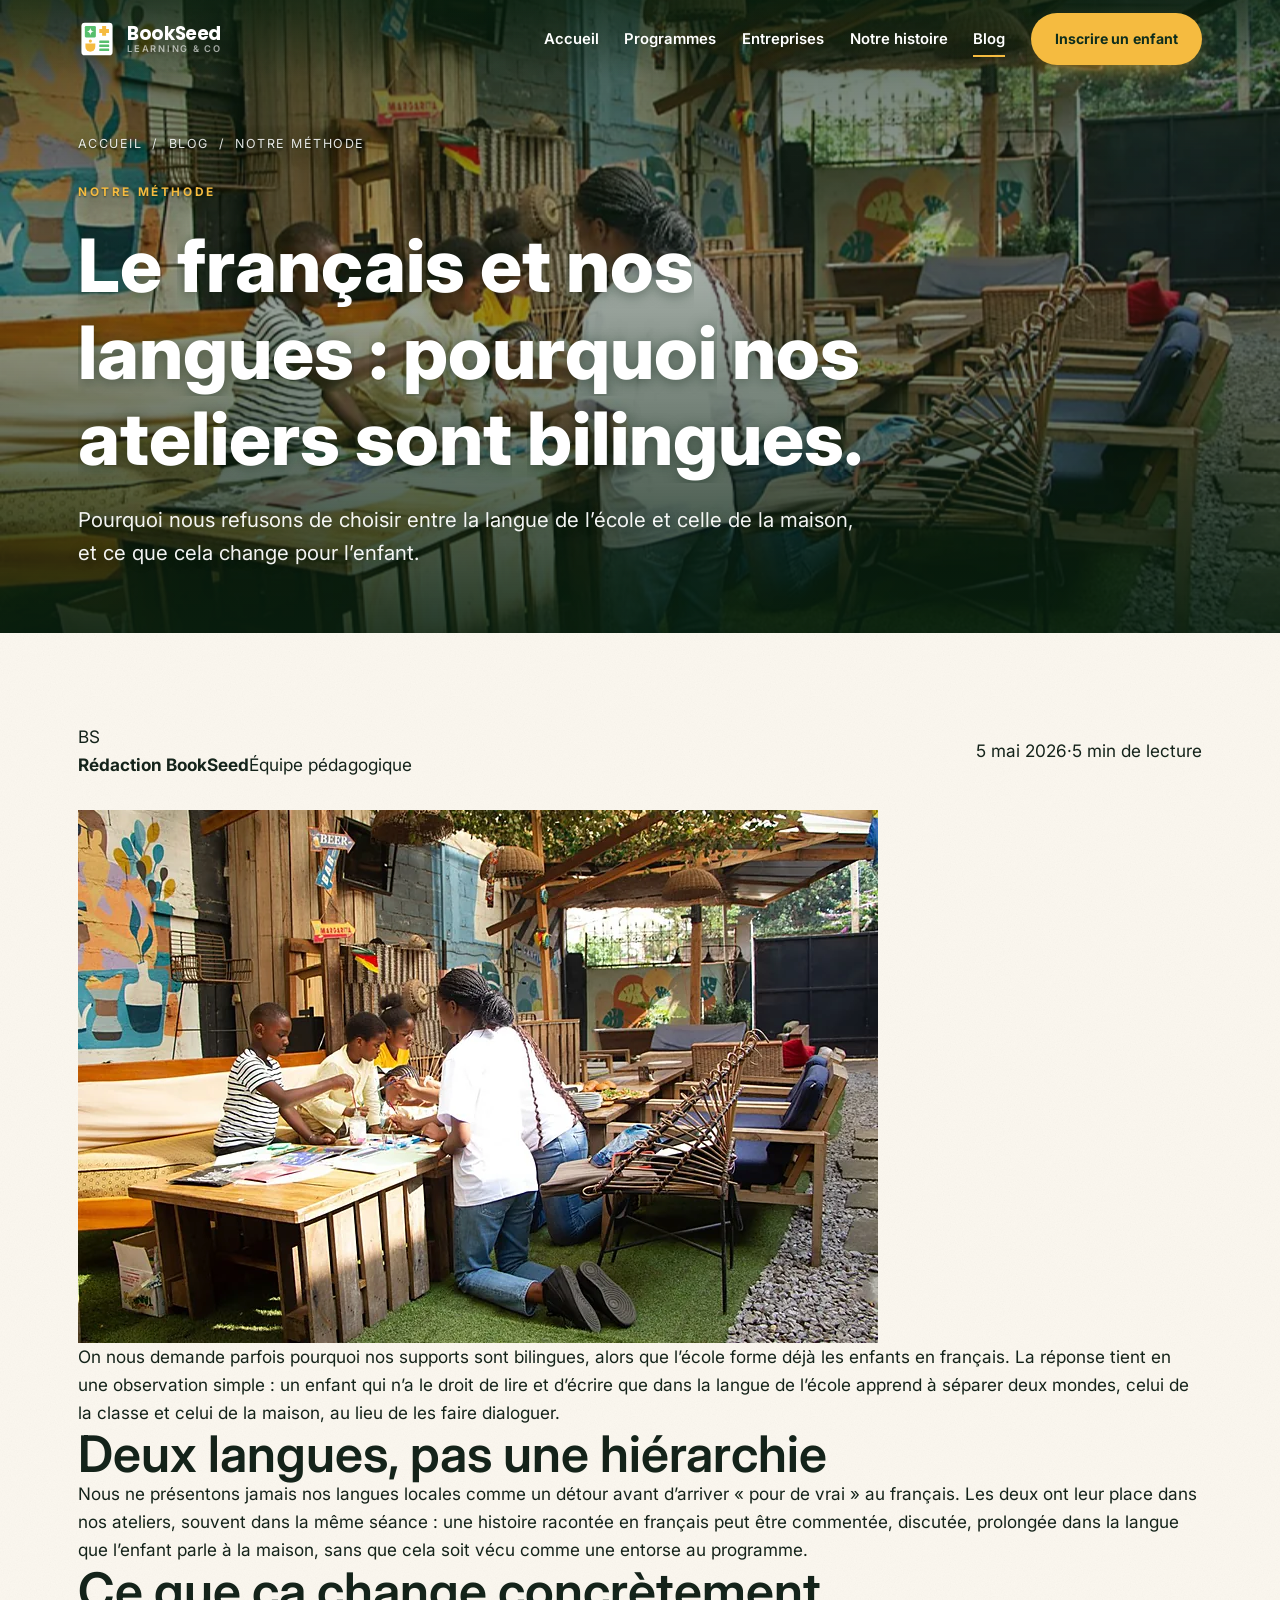
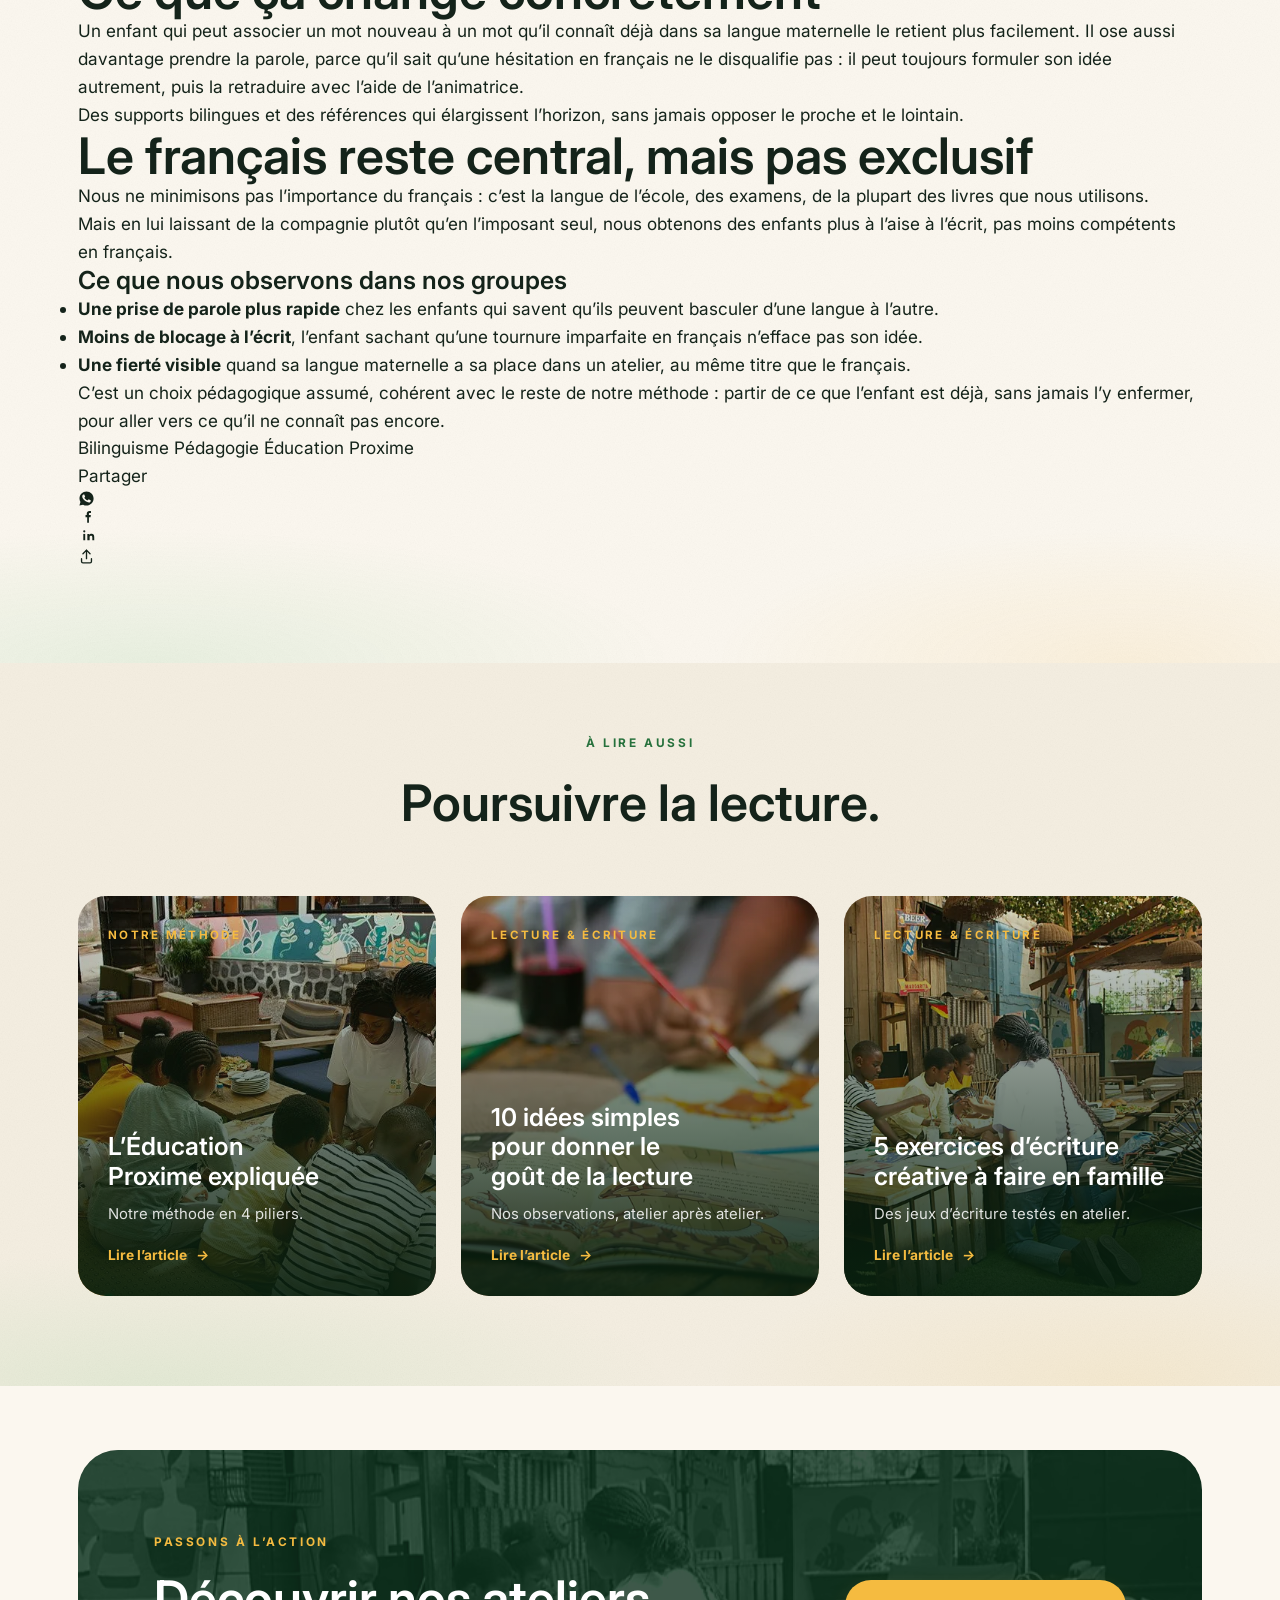
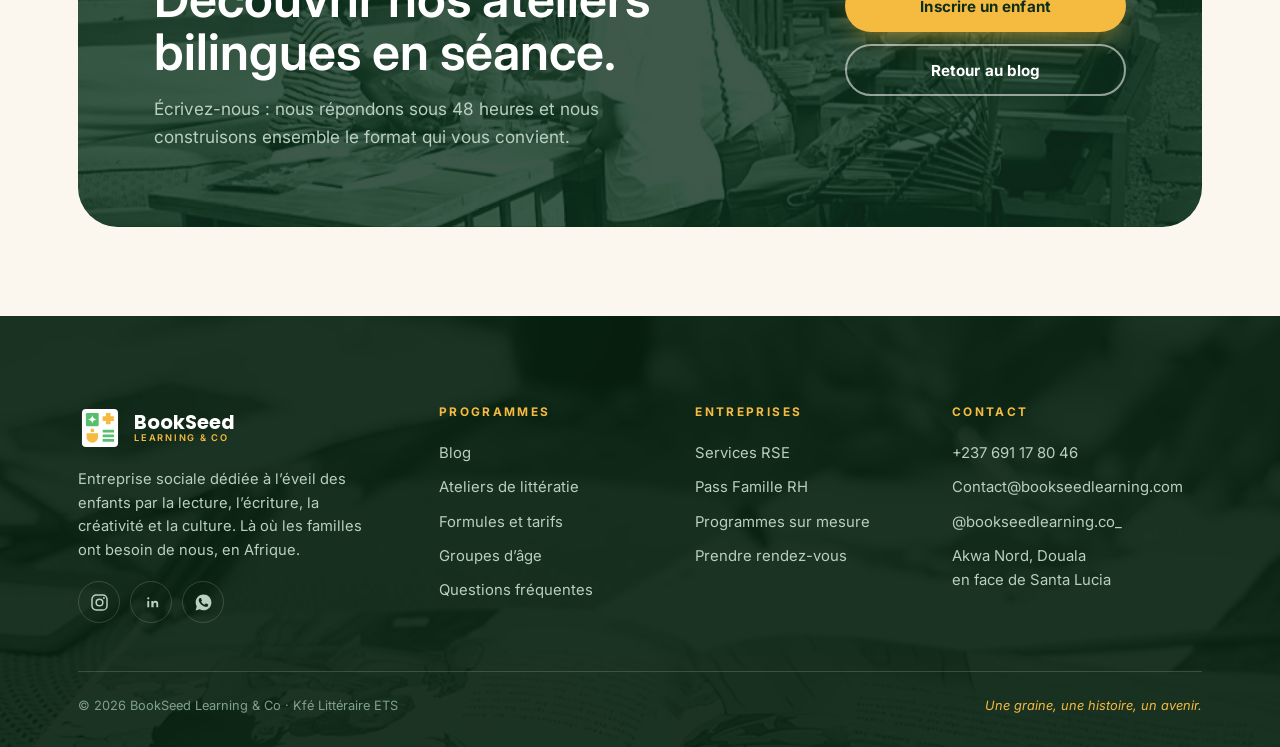
<file: blog-langues-ateliers-bilingues.html>
<!DOCTYPE html>
<html lang="fr">
<head>
<meta charset="UTF-8">
<meta name="viewport" content="width=device-width, initial-scale=1">
<title>Le français et nos langues : pourquoi nos ateliers sont bilingues · BookSeed Learning &amp; Co</title>
<meta name="description" content="Pourquoi nous refusons de choisir entre la langue de l'école et celle de la maison, et ce que cela change concrètement pour l'enfant dans nos ateliers.">
<meta name="theme-color" content="#0E2E1C">
<link rel="canonical" href="https://bookseedlearning.com/blog-langues-ateliers-bilingues.html">
<meta property="og:type" content="article">
<meta property="og:locale" content="fr_FR">
<meta property="og:title" content="Le français et nos langues : pourquoi nos ateliers sont bilingues">
<meta property="og:description" content="Pourquoi nous refusons de choisir entre la langue de l'école et celle de la maison.">
<meta property="og:url" content="https://bookseedlearning.com/blog-langues-ateliers-bilingues.html">
<meta property="og:image" content="https://bookseedlearning.com/assets/img/atelier-creatif-800.jpg">
<meta name="twitter:card" content="summary_large_image">
<link rel="icon" href="assets/img/logo.svg" type="image/svg+xml">
<link rel="apple-touch-icon" href="assets/img/logo.svg">
<link rel="preconnect" href="https://fonts.googleapis.com">
<link rel="preconnect" href="https://fonts.gstatic.com" crossorigin>
<link href="https://fonts.googleapis.com/css2?family=Inter:ital,wght@0,400;0,500;0,600;0,700;0,800;1,400;1,500&amp;family=Poppins:wght@700&amp;display=swap" rel="stylesheet">
<link rel="stylesheet" href="assets/css/site.css?v=2">
<script type="application/ld+json">
{
  "@context": "https://schema.org",
  "@type": "BlogPosting",
  "headline": "Le français et nos langues : pourquoi nos ateliers sont bilingues",
  "description": "Pourquoi nous refusons de choisir entre la langue de l'école et celle de la maison.",
  "image": "https://bookseedlearning.com/assets/img/atelier-creatif-800.jpg",
  "datePublished": "2026-05-05",
  "dateModified": "2026-05-05",
  "inLanguage": "fr",
  "articleSection": "Notre méthode",
  "author": {
    "@type": "Organization",
    "name": "BookSeed Learning & Co",
    "url": "https://bookseedlearning.com/",
    "logo": {
      "@type": "ImageObject",
      "url": "https://bookseedlearning.com/assets/img/logo.svg"
    }
  },
  "publisher": {
    "@type": "Organization",
    "name": "BookSeed Learning & Co",
    "url": "https://bookseedlearning.com/",
    "logo": {
      "@type": "ImageObject",
      "url": "https://bookseedlearning.com/assets/img/logo.svg"
    }
  },
  "mainEntityOfPage": {
    "@type": "WebPage",
    "@id": "https://bookseedlearning.com/blog-langues-ateliers-bilingues.html"
  },
  "url": "https://bookseedlearning.com/blog-langues-ateliers-bilingues.html"
}
</script>
<script type="application/ld+json">
{
  "@context": "https://schema.org",
  "@type": "BreadcrumbList",
  "itemListElement": [
    {
      "@type": "ListItem",
      "position": 1,
      "name": "Accueil",
      "item": "https://bookseedlearning.com/"
    },
    {
      "@type": "ListItem",
      "position": 2,
      "name": "Blog",
      "item": "https://bookseedlearning.com/blog.html"
    },
    {
      "@type": "ListItem",
      "position": 3,
      "name": "Le français et nos langues : pourquoi nos ateliers sont bilingues",
      "item": "https://bookseedlearning.com/blog-langues-ateliers-bilingues.html"
    }
  ]
}
</script>
</head>
<body>
<div class="progress" aria-hidden="true"></div>
<a href="#main" class="sr-only">Aller au contenu principal</a>

<header class="site-header" data-mode="over">
  <div class="wrap">
    <a href="index.html" class="brand" aria-label="BookSeed Learning &amp; Co, accueil">
      <img src="assets/img/logo.svg" alt="" width="38" height="38">
      <span class="brand-text">BookSeed<small>Learning &amp; Co</small></span>
    </a>
    <nav class="nav" aria-label="Navigation principale">
      <a class="nav-link" href="index.html">Accueil</a>
      <a class="nav-link" href="programmes.html">Programmes</a>
      <a class="nav-link" href="entreprises.html">Entreprises</a>
      <a class="nav-link" href="histoire.html">Notre histoire</a>
      <a class="nav-link" href="blog.html" aria-current="page">Blog</a>
      <a class="btn btn-gold btn-sm" href="programmes.html#formules">Inscrire un enfant</a>
    </nav>
    <button class="burger" aria-label="Ouvrir le menu" aria-expanded="false" aria-controls="drawer">
      <span></span><span></span><span></span>
    </button>
  </div>
</header>

<div class="drawer" id="drawer">
  <nav class="drawer-nav" aria-label="Navigation mobile">
    <a href="index.html">Accueil</a>
    <a href="programmes.html">Programmes</a>
    <a href="entreprises.html">Entreprises</a>
    <a href="histoire.html">Notre histoire</a>
    <a href="blog.html" aria-current="page">Blog</a>
  </nav>
  <div class="drawer-foot">
    <a class="btn btn-gold" href="programmes.html#formules">Inscrire un enfant</a>
    <a class="tel" href="tel:+237691178046">+237 691 17 80 46</a>
  </div>
</div>

<main id="main">

  <section class="page-hero">
    <div class="hero-media">
      <picture>
        <source type="image/webp" srcset="assets/img/atelier-creatif-800.webp">
        <img src="assets/img/atelier-creatif-800.jpg" alt="Animatrice agenouillée auprès des enfants pendant un atelier créatif" data-parallax="0.14" width="800" height="533" fetchpriority="high">
      </picture>
    </div>
    <div class="wrap">
      <nav class="crumb" aria-label="Fil d'Ariane"><a href="index.html">Accueil</a><span aria-hidden="true">/</span><a href="blog.html">Blog</a><span aria-hidden="true">/</span><span>Notre méthode</span></nav>
      <span class="eyebrow">Notre méthode</span>
      <h1 class="rv">Le français et nos langues : pourquoi nos ateliers sont bilingues.</h1>
      <p class="lede rv" data-d="1">Pourquoi nous refusons de choisir entre la langue de l’école et celle de la maison, et ce que cela change pour l’enfant.</p>
    </div>
  </section>

  <section class="section grain">
    <div class="wrap">
      <article class="article rv">

        <div style="display:flex;flex-wrap:wrap;justify-content:space-between;align-items:center;gap:16px;margin-bottom:32px">
          <div class="author">
            <div class="author-av">BS</div>
            <div><b>Rédaction BookSeed</b><span>Équipe pédagogique</span></div>
          </div>
          <div class="post-meta" style="margin-top:0"><span>5 mai 2026</span><span>·</span><span>5 min de lecture</span></div>
        </div>

        <div class="article-cover">
          <picture>
            <source type="image/webp" srcset="assets/img/atelier-creatif-800.webp">
            <img src="assets/img/atelier-creatif-800.jpg" alt="Animatrice agenouillée auprès des enfants pendant un atelier créatif" loading="lazy" width="800" height="533">
          </picture>
        </div>

        <div class="prose">
          <p>On nous demande parfois pourquoi nos supports sont bilingues, alors que l’école forme déjà les enfants en français. La réponse tient en une observation simple : un enfant qui n’a le droit de lire et d’écrire que dans la langue de l’école apprend à séparer deux mondes, celui de la classe et celui de la maison, au lieu de les faire dialoguer.</p>

          <h2>Deux langues, pas une hiérarchie</h2>
          <p>Nous ne présentons jamais nos langues locales comme un détour avant d’arriver « pour de vrai » au français. Les deux ont leur place dans nos ateliers, souvent dans la même séance : une histoire racontée en français peut être commentée, discutée, prolongée dans la langue que l’enfant parle à la maison, sans que cela soit vécu comme une entorse au programme.</p>

          <h2>Ce que ça change concrètement</h2>
          <p>Un enfant qui peut associer un mot nouveau à un mot qu’il connaît déjà dans sa langue maternelle le retient plus facilement. Il ose aussi davantage prendre la parole, parce qu’il sait qu’une hésitation en français ne le disqualifie pas : il peut toujours formuler son idée autrement, puis la retraduire avec l’aide de l’animatrice.</p>

          <blockquote>Des supports bilingues et des références qui élargissent l’horizon, sans jamais opposer le proche et le lointain.</blockquote>

          <h2>Le français reste central, mais pas exclusif</h2>
          <p>Nous ne minimisons pas l’importance du français : c’est la langue de l’école, des examens, de la plupart des livres que nous utilisons. Mais en lui laissant de la compagnie plutôt qu’en l’imposant seul, nous obtenons des enfants plus à l’aise à l’écrit, pas moins compétents en français.</p>

          <h3>Ce que nous observons dans nos groupes</h3>
          <ul>
            <li><strong>Une prise de parole plus rapide</strong> chez les enfants qui savent qu’ils peuvent basculer d’une langue à l’autre.</li>
            <li><strong>Moins de blocage à l’écrit</strong>, l’enfant sachant qu’une tournure imparfaite en français n’efface pas son idée.</li>
            <li><strong>Une fierté visible</strong> quand sa langue maternelle a sa place dans un atelier, au même titre que le français.</li>
          </ul>

          <p>C’est un choix pédagogique assumé, cohérent avec le reste de notre méthode : partir de ce que l’enfant est déjà, sans jamais l’y enfermer, pour aller vers ce qu’il ne connaît pas encore.</p>
        </div>

        <div class="article-tags">
          <a href="blog.html">Bilinguisme</a>
          <a href="blog.html">Pédagogie</a>
          <a href="blog.html">Éducation Proxime</a>
        </div>

        <div class="article-share">
          <span>Partager</span>
          <a href="https://wa.me/?text=Pourquoi%20nos%20ateliers%20sont%20bilingues%20-%20https%3A%2F%2Fbookseedlearning.com%2Fblog-langues-ateliers-bilingues.html" target="_blank" rel="noopener" aria-label="Partager sur WhatsApp">
            <svg width="17" height="17" viewBox="0 0 24 24" fill="currentColor"><path d="M12.04 2c-5.5 0-9.96 4.46-9.96 9.96 0 1.76.46 3.48 1.34 5L2 22l5.16-1.35a9.9 9.9 0 004.88 1.25h.01c5.5 0 9.96-4.46 9.96-9.96S17.54 2 12.04 2zm5.83 14.06c-.25.7-1.44 1.33-2 1.42-.51.08-1.16.11-1.87-.12-.43-.14-.99-.32-1.7-.63-2.99-1.29-4.94-4.3-5.09-4.5-.15-.2-1.22-1.62-1.22-3.09s.77-2.19 1.04-2.49c.27-.3.59-.37.79-.37h.57c.18 0 .43-.07.67.51.25.6.84 2.07.91 2.22.07.15.12.32.02.52-.1.2-.15.32-.3.5l-.44.51c-.15.15-.3.31-.13.61.17.3.76 1.25 1.63 2.03 1.12 1 2.06 1.31 2.36 1.46.3.15.47.12.65-.07.17-.2.75-.87.95-1.17.2-.3.4-.25.67-.15.27.1 1.72.81 2.01.96.3.15.5.22.57.35.07.12.07.72-.18 1.42z"/></svg>
          </a>
          <a href="https://www.facebook.com/sharer/sharer.php?u=https%3A%2F%2Fbookseedlearning.com%2Fblog-langues-ateliers-bilingues.html" target="_blank" rel="noopener" aria-label="Partager sur Facebook">
            <svg width="19" height="19" viewBox="0 0 24 24" fill="currentColor"><path d="M13.8 20v-7.2h2.1l.3-2.6h-2.4v-1.5c0-.7.2-1.2 1.3-1.2h1.3V5c-.2 0-1-.1-2-.1-2 0-3.3 1.2-3.3 3.4v1.9H9.5v2.6h2.1V20z"/></svg>
          </a>
          <a href="https://www.linkedin.com/sharing/share-offsite/?url=https%3A%2F%2Fbookseedlearning.com%2Fblog-langues-ateliers-bilingues.html" target="_blank" rel="noopener" aria-label="Partager sur LinkedIn">
            <svg width="19" height="19" viewBox="0 0 24 24" fill="currentColor"><rect x="6.7" y="10" width="2.4" height="8"/><circle cx="7.9" cy="6.7" r="1.4"/><path d="M11.8 18v-8h2.4v1.2c.6-.9 1.6-1.5 2.9-1.5 2.2 0 3.4 1.5 3.4 4.1V18h-2.4v-3.7c0-1.3-.5-2.1-1.6-2.1-.9 0-1.5.6-1.7 1.2-.1.2-.1.5-.1.8V18z"/></svg>
          </a>
          <button type="button" class="share-copy" data-url="https://bookseedlearning.com/blog-langues-ateliers-bilingues.html" data-title="Le français et nos langues : pourquoi nos ateliers sont bilingues" aria-label="Transférer l’article">
            <svg width="17" height="17" viewBox="0 0 24 24" fill="none" stroke="currentColor" stroke-width="1.9" stroke-linecap="round" stroke-linejoin="round"><path d="M12 3v12"/><path d="M7 8l5-5 5 5"/><path d="M5 15v4a2 2 0 002 2h10a2 2 0 002-2v-4"/></svg>
          </button>
        </div>

      </article>
    </div>
  </section>

  <!-- ============ À LIRE AUSSI ============ -->
  <section class="section section-paper2 grain">
    <div class="wrap">
      <div class="head center rv">
        <span class="eyebrow eyebrow-c">À lire aussi</span>
        <h2>Poursuivre la lecture.</h2>
      </div>
      <div class="grid-3">
        <a class="tile rv" href="blog-education-proxime-4-piliers.html">
          <picture><source type="image/webp" srcset="assets/img/equipe-lecture-800.webp"><img src="assets/img/equipe-lecture-800.jpg" alt="Deux animatrices BookSeed avec un groupe d'enfants" loading="lazy" width="800" height="533"></picture>
          <span class="num">NOTRE MÉTHODE</span>
          <h3>L’Éducation Proxime expliquée</h3>
          <p>Notre méthode en 4 piliers.</p>
          <span class="go">Lire l’article <i>&rarr;</i></span>
        </a>
        <a class="tile rv" data-d="1" href="blog-10-idees-lecture-enfants.html">
          <picture><source type="image/webp" srcset="assets/img/livre-illustre-800.webp"><img src="assets/img/livre-illustre-800.jpg" alt="Album illustré ouvert pendant un atelier d'écriture" loading="lazy" width="800" height="533"></picture>
          <span class="num">LECTURE &amp; ÉCRITURE</span>
          <h3>10 idées simples pour donner le goût de la lecture</h3>
          <p>Nos observations, atelier après atelier.</p>
          <span class="go">Lire l’article <i>&rarr;</i></span>
        </a>
        <a class="tile rv" data-d="2" href="blog-exercices-ecriture-creative-famille.html">
          <picture><source type="image/webp" srcset="assets/img/atelier-creatif-800.webp"><img src="assets/img/atelier-creatif-800.jpg" alt="Animatrice accompagnant un petit groupe d'enfants pendant un atelier créatif" loading="lazy" width="800" height="533"></picture>
          <span class="num">LECTURE &amp; ÉCRITURE</span>
          <h3>5 exercices d’écriture créative à faire en famille</h3>
          <p>Des jeux d’écriture testés en atelier.</p>
          <span class="go">Lire l’article <i>&rarr;</i></span>
        </a>
      </div>
    </div>
  </section>

  <!-- ============ CTA ============ -->
  <section class="section">
    <div class="wrap">
      <div class="cta rv">
        <div>
          <span class="eyebrow">Passons à l’action</span>
          <h2>Découvrir nos ateliers bilingues en séance.</h2>
          <p>Écrivez-nous : nous répondons sous 48 heures et nous construisons ensemble le format qui vous convient.</p>
        </div>
        <div class="cta-actions">
          <a class="btn btn-gold" href="programmes.html#formules">Inscrire un enfant</a>
          <a class="btn btn-light" href="blog.html">Retour au blog</a>
        </div>
      </div>
    </div>
  </section>

</main>

<footer class="site-footer">
  <div class="wrap">
    <div class="foot-top">
      <div>
        <div class="foot-brand">
          <img src="assets/img/logo.svg" alt="" width="44" height="44">
          <b>BookSeed<small>Learning &amp; Co</small></b>
        </div>
        <p>Entreprise sociale dédiée à l’éveil des enfants par la lecture, l’écriture, la créativité et la culture. Là où les familles ont besoin de nous, en Afrique.</p>
        <div class="socials">
          <a class="social" href="https://www.instagram.com/bookseedlearning.co_" target="_blank" rel="noopener" aria-label="Instagram">
            <svg width="19" height="19" viewBox="0 0 24 24" fill="none" stroke="currentColor" stroke-width="1.9"><rect x="2.5" y="2.5" width="19" height="19" rx="5.5"/><circle cx="12" cy="12" r="4.2"/><circle cx="17.6" cy="6.4" r="1.2" fill="currentColor" stroke="none"/></svg>
          </a>
          <a class="social" href="https://www.linkedin.com/company/bookseed-learning-co-africa/" target="_blank" rel="noopener" aria-label="LinkedIn">
            <svg width="19" height="19" viewBox="0 0 24 24" fill="currentColor"><rect x="6.7" y="10" width="2.4" height="8"/><circle cx="7.9" cy="6.7" r="1.4"/><path d="M11.8 18v-8h2.4v1.2c.6-.9 1.6-1.5 2.9-1.5 2.2 0 3.4 1.5 3.4 4.1V18h-2.4v-3.7c0-1.3-.5-2.1-1.6-2.1-.9 0-1.5.6-1.7 1.2-.1.2-.1.5-.1.8V18z"/></svg>
          </a>
          <a class="social" href="https://wa.me/237691178046?text=Bonjour%2C%20je%20m%E2%80%99int%C3%A9resse%20aux%20activit%C3%A9s%20de%20BookSeed%20Learning%20%26%20Co%20et%20j%E2%80%99aimerais%20avoir%20plus%20d%E2%80%99informations." target="_blank" rel="noopener" aria-label="WhatsApp">
            <svg width="19" height="19" viewBox="0 0 24 24" fill="currentColor"><path d="M12.04 2c-5.5 0-9.96 4.46-9.96 9.96 0 1.76.46 3.48 1.34 5L2 22l5.16-1.35a9.9 9.9 0 004.88 1.25h.01c5.5 0 9.96-4.46 9.96-9.96S17.54 2 12.04 2zm5.83 14.06c-.25.7-1.44 1.33-2 1.42-.51.08-1.16.11-1.87-.12-.43-.14-.99-.32-1.7-.63-2.99-1.29-4.94-4.3-5.09-4.5-.15-.2-1.22-1.62-1.22-3.09s.77-2.19 1.04-2.49c.27-.3.59-.37.79-.37h.57c.18 0 .43-.07.67.51.25.6.84 2.07.91 2.22.07.15.12.32.02.52-.1.2-.15.32-.3.5l-.44.51c-.15.15-.3.31-.13.61.17.3.76 1.25 1.63 2.03 1.12 1 2.06 1.31 2.36 1.46.3.15.47.12.65-.07.17-.2.75-.87.95-1.17.2-.3.4-.25.67-.15.27.1 1.72.81 2.01.96.3.15.5.22.57.35.07.12.07.72-.18 1.42z"/></svg>
          </a>
        </div>
      </div>
      <div>
        <h4>Programmes</h4>
        <a href="blog.html">Blog</a>
        <a href="programmes.html">Ateliers de littératie</a>
        <a href="programmes.html#formules">Formules et tarifs</a>
        <a href="programmes.html#ages">Groupes d’âge</a>
        <a href="programmes.html#faq">Questions fréquentes</a>
      </div>
      <div>
        <h4>Entreprises</h4>
        <a href="entreprises.html">Services RSE</a>
        <a href="entreprises.html#pass">Pass Famille RH</a>
        <a href="entreprises.html#surmesure">Programmes sur mesure</a>
        <a href="entreprises.html#contact">Prendre rendez-vous</a>
      </div>
      <div>
        <h4>Contact</h4>
        <a href="tel:+237691178046">+237 691 17 80 46</a>
        <a href="mailto:Contact@bookseedlearning.com">Contact@bookseedlearning.com</a>
        <a href="https://www.instagram.com/bookseedlearning.co_" target="_blank" rel="noopener">@bookseedlearning.co_</a>
        <a href="histoire.html#contact">Akwa Nord, Douala<br>en face de Santa Lucia</a>
      </div>
    </div>
    <div class="foot-bottom">
      <span>© <span data-year>2026</span> BookSeed Learning &amp; Co · Kfé Littéraire ETS</span>
      <span class="tag">Une graine, une histoire, un avenir.</span>
    </div>
  </div>
</footer>

<a class="wa" href="https://wa.me/237691178046?text=Bonjour%2C%20je%20m%E2%80%99int%C3%A9resse%20aux%20activit%C3%A9s%20de%20BookSeed%20Learning%20%26%20Co%20et%20j%E2%80%99aimerais%20avoir%20plus%20d%E2%80%99informations." target="_blank" rel="noopener" aria-label="Nous écrire sur WhatsApp">
  <svg viewBox="0 0 24 24" fill="currentColor"><path d="M12.04 2c-5.5 0-9.96 4.46-9.96 9.96 0 1.76.46 3.48 1.34 5L2 22l5.16-1.35a9.9 9.9 0 004.88 1.25h.01c5.5 0 9.96-4.46 9.96-9.96S17.54 2 12.04 2zm5.83 14.06c-.25.7-1.44 1.33-2 1.42-.51.08-1.16.11-1.87-.12-.43-.14-.99-.32-1.7-.63-2.99-1.29-4.94-4.3-5.09-4.5-.15-.2-1.22-1.62-1.22-3.09s.77-2.19 1.04-2.49c.27-.3.59-.37.79-.37h.57c.18 0 .43-.07.67.51.25.6.84 2.07.91 2.22.07.15.12.32.02.52-.1.2-.15.32-.3.5l-.44.51c-.15.15-.3.31-.13.61.17.3.76 1.25 1.63 2.03 1.12 1 2.06 1.31 2.36 1.46.3.15.47.12.65-.07.17-.2.75-.87.95-1.17.2-.3.4-.25.67-.15.27.1 1.72.81 2.01.96.3.15.5.22.57.35.07.12.07.72-.18 1.42z"/></svg>
</a>

<script src="assets/js/site.js?v=2" defer></script>
</body>
</html>
</file>
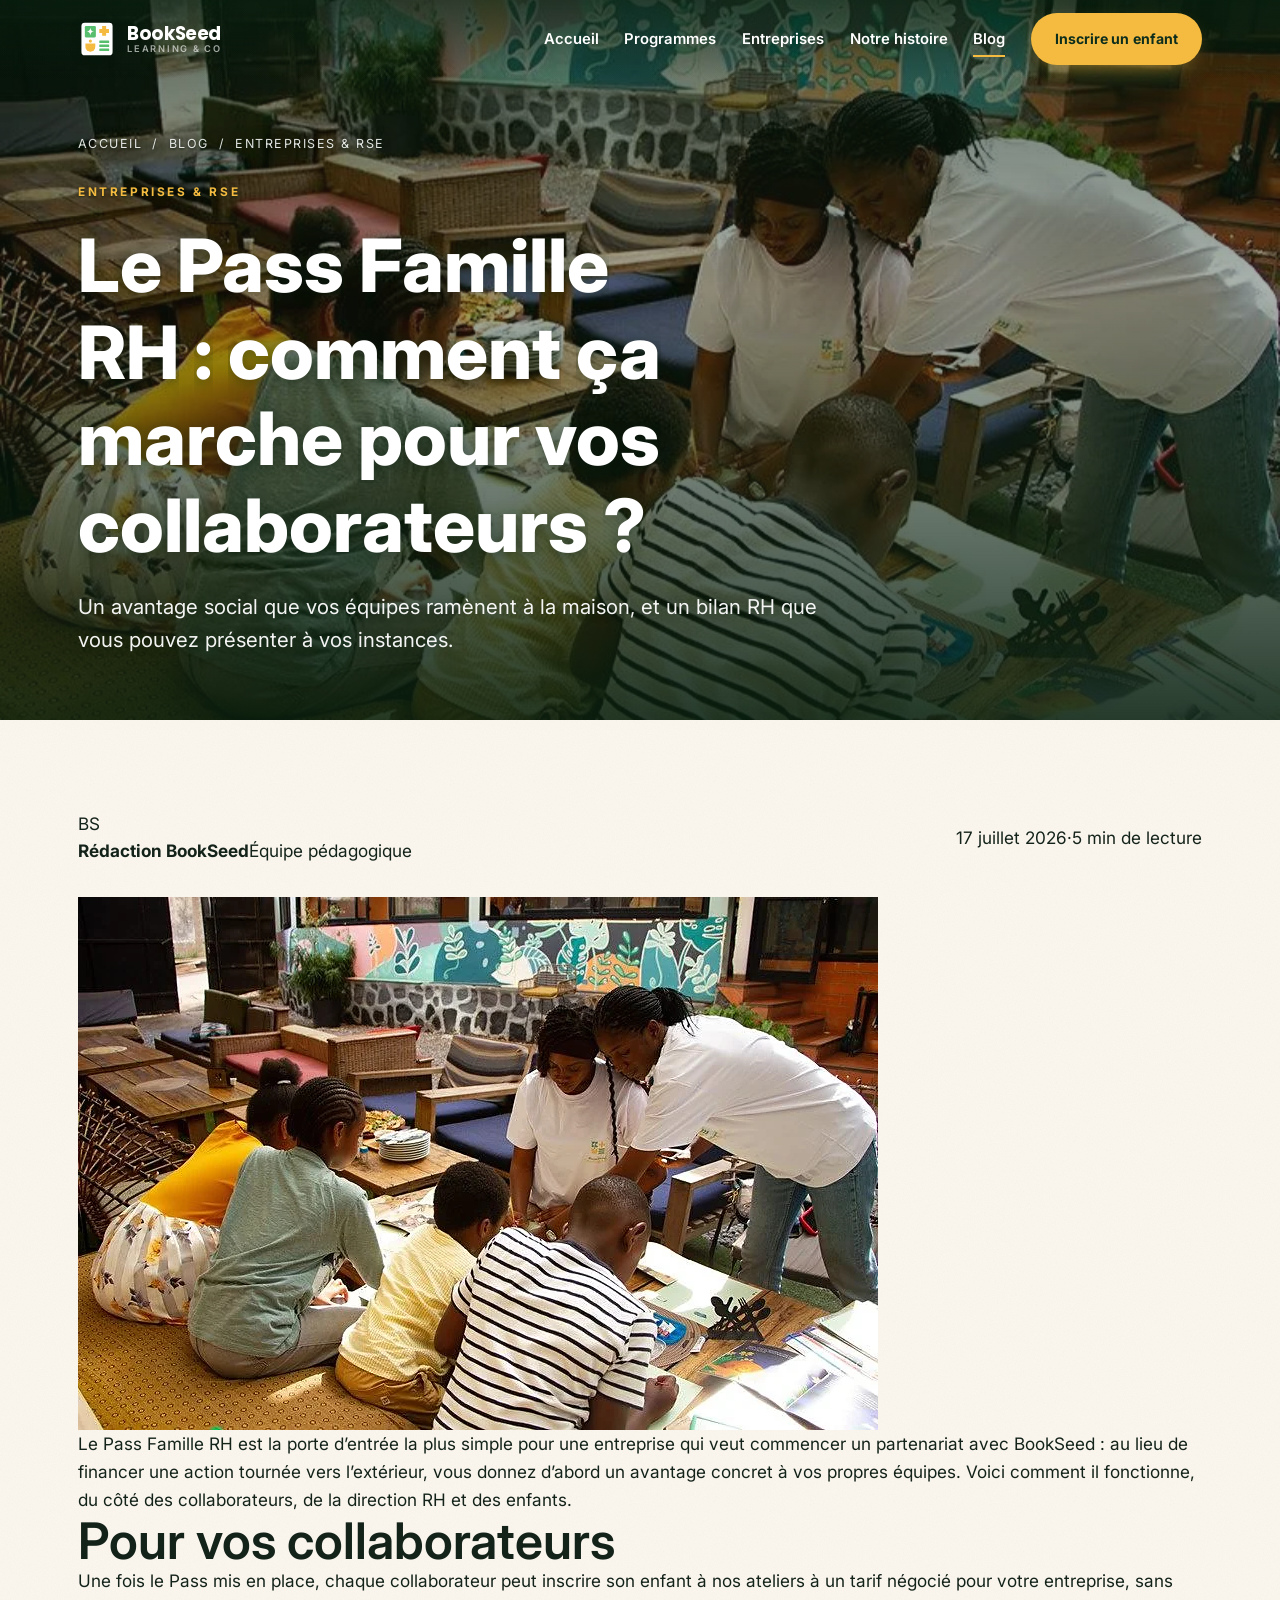
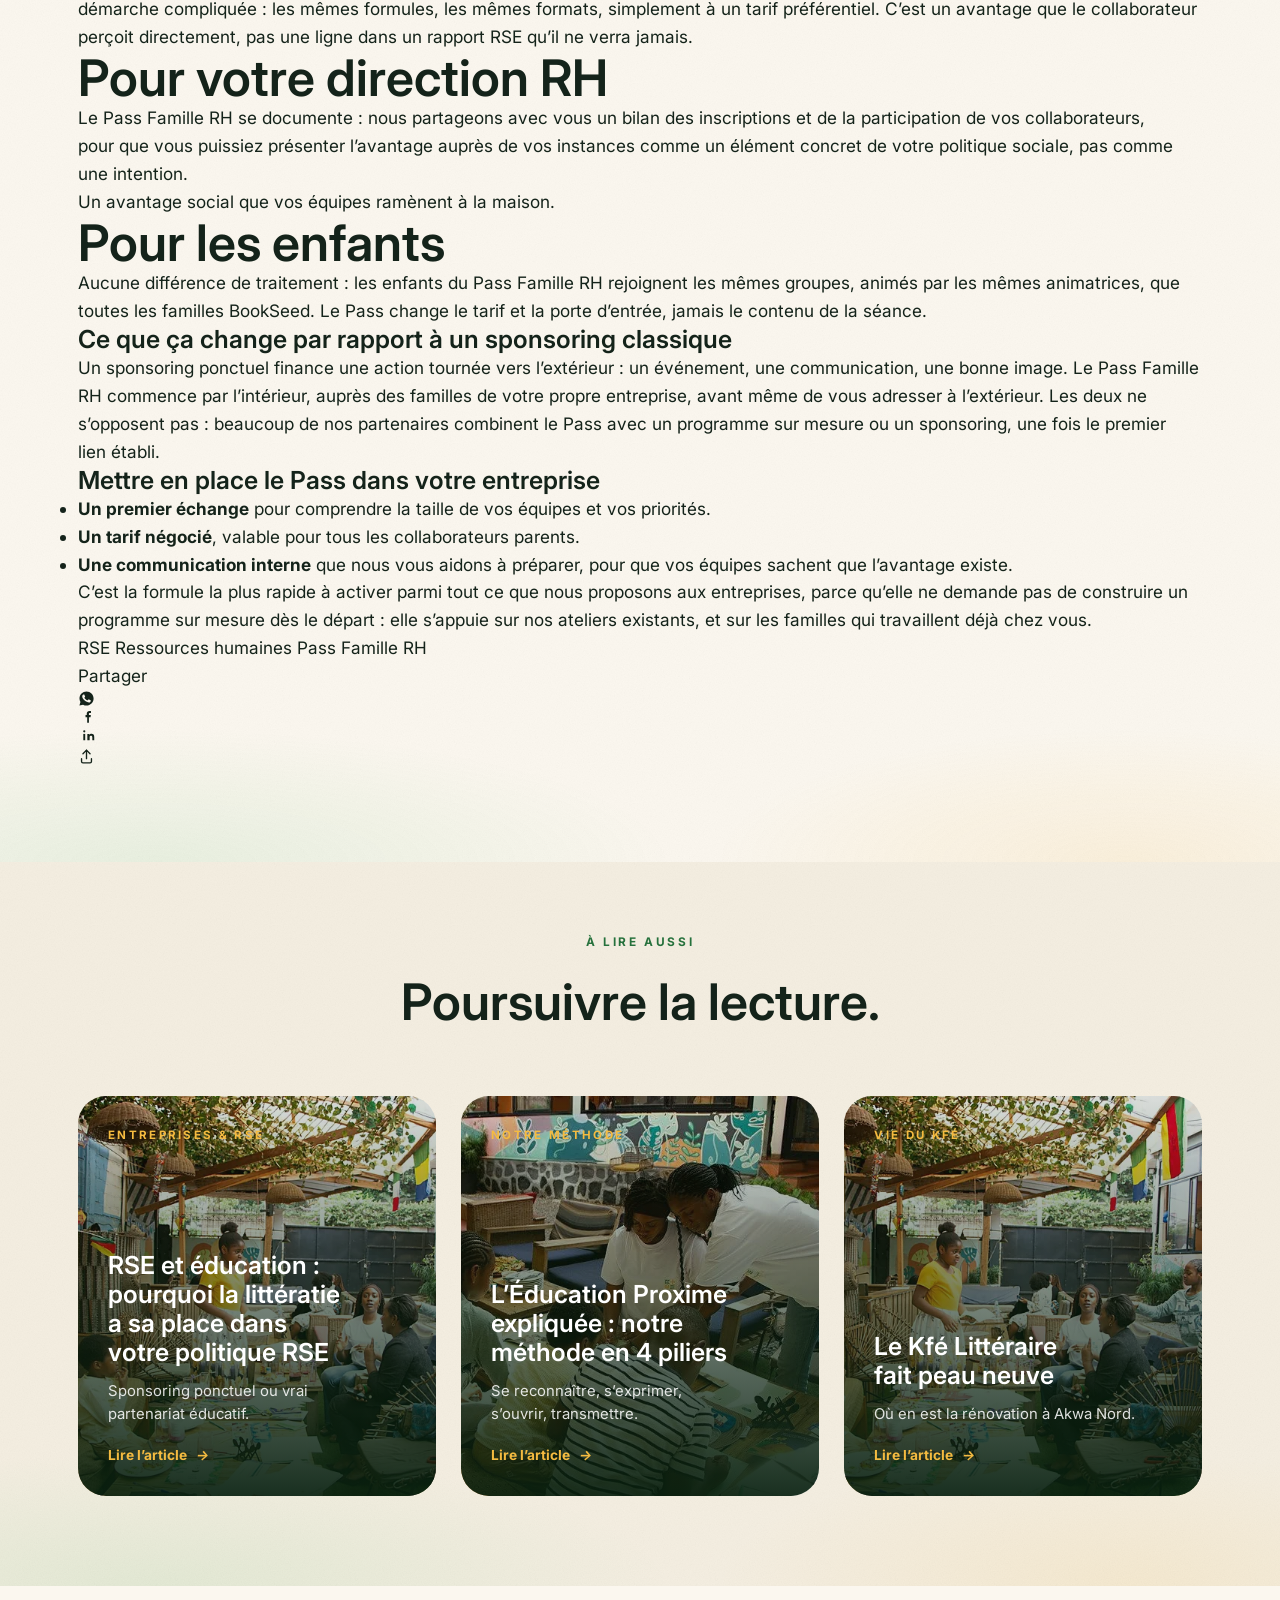
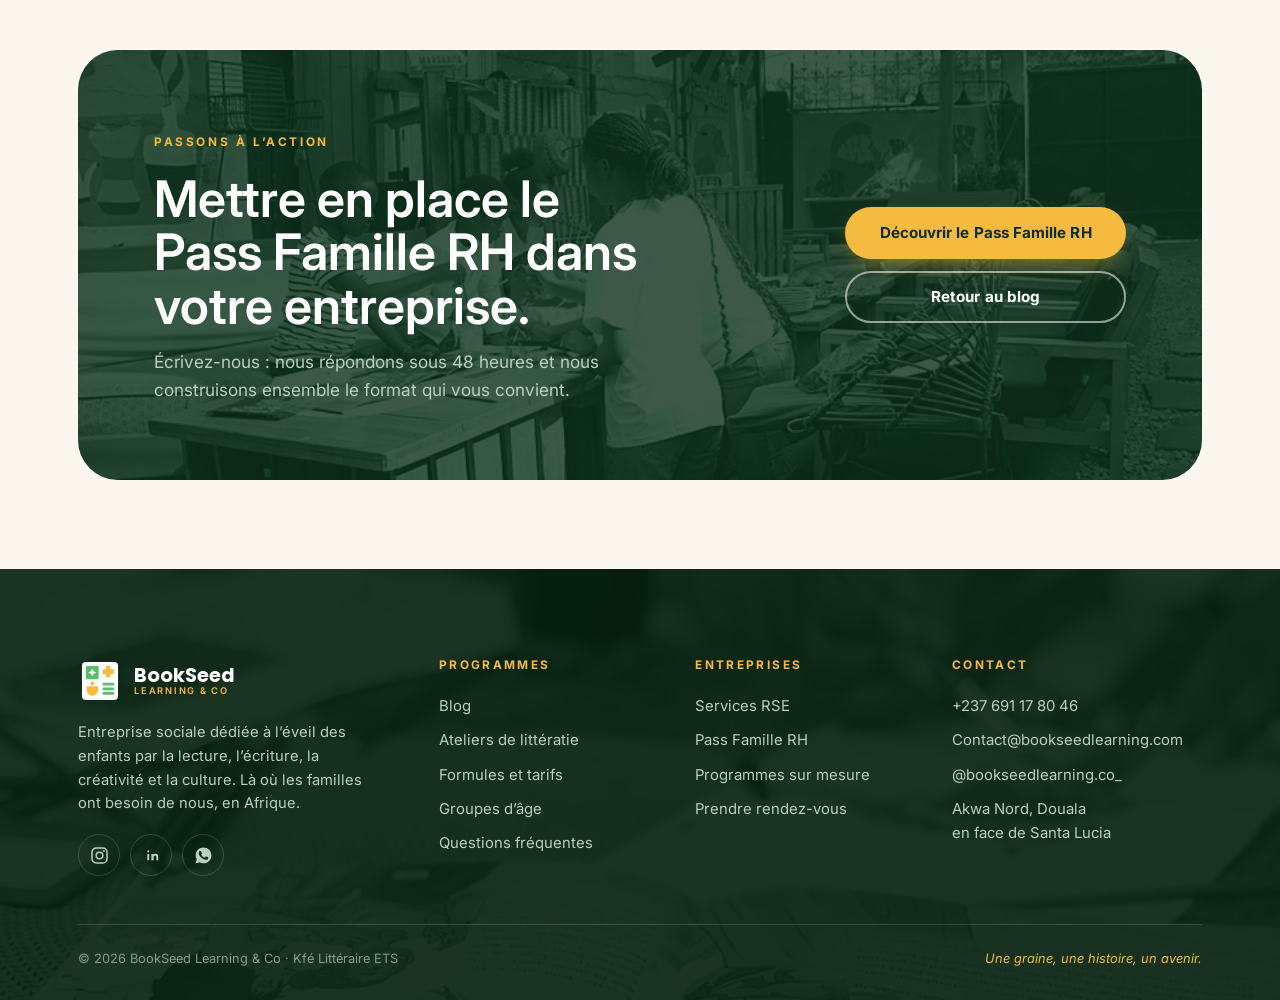
<file: blog-pass-famille-rh.html>
<!DOCTYPE html>
<html lang="fr">
<head>
<meta charset="UTF-8">
<meta name="viewport" content="width=device-width, initial-scale=1">
<title>Le Pass Famille RH : comment ça marche pour vos collaborateurs ? · BookSeed Learning &amp; Co</title>
<meta name="description" content="Un avantage social que vos équipes ramènent à la maison : comment fonctionne le Pass Famille RH, pour les collaborateurs, pour la direction RH et pour les enfants.">
<meta name="theme-color" content="#0E2E1C">
<link rel="canonical" href="https://bookseedlearning.com/blog-pass-famille-rh.html">
<meta property="og:type" content="article">
<meta property="og:locale" content="fr_FR">
<meta property="og:title" content="Le Pass Famille RH : comment ça marche pour vos collaborateurs ?">
<meta property="og:description" content="Un avantage social que vos équipes ramènent à la maison.">
<meta property="og:url" content="https://bookseedlearning.com/blog-pass-famille-rh.html">
<meta property="og:image" content="https://bookseedlearning.com/assets/img/equipe-lecture-800.jpg">
<meta name="twitter:card" content="summary_large_image">
<link rel="icon" href="assets/img/logo.svg" type="image/svg+xml">
<link rel="apple-touch-icon" href="assets/img/logo.svg">
<link rel="preconnect" href="https://fonts.googleapis.com">
<link rel="preconnect" href="https://fonts.gstatic.com" crossorigin>
<link href="https://fonts.googleapis.com/css2?family=Inter:ital,wght@0,400;0,500;0,600;0,700;0,800;1,400;1,500&amp;family=Poppins:wght@700&amp;display=swap" rel="stylesheet">
<link rel="stylesheet" href="assets/css/site.css?v=2">
<script type="application/ld+json">
{
  "@context": "https://schema.org",
  "@type": "BlogPosting",
  "headline": "Le Pass Famille RH : comment ça marche pour vos collaborateurs ?",
  "description": "Un avantage social que vos équipes ramènent à la maison.",
  "image": "https://bookseedlearning.com/assets/img/equipe-lecture-800.jpg",
  "datePublished": "2026-07-17",
  "dateModified": "2026-07-17",
  "inLanguage": "fr",
  "articleSection": "Entreprises & RSE",
  "author": {
    "@type": "Organization",
    "name": "BookSeed Learning & Co",
    "url": "https://bookseedlearning.com/",
    "logo": {
      "@type": "ImageObject",
      "url": "https://bookseedlearning.com/assets/img/logo.svg"
    }
  },
  "publisher": {
    "@type": "Organization",
    "name": "BookSeed Learning & Co",
    "url": "https://bookseedlearning.com/",
    "logo": {
      "@type": "ImageObject",
      "url": "https://bookseedlearning.com/assets/img/logo.svg"
    }
  },
  "mainEntityOfPage": {
    "@type": "WebPage",
    "@id": "https://bookseedlearning.com/blog-pass-famille-rh.html"
  },
  "url": "https://bookseedlearning.com/blog-pass-famille-rh.html"
}
</script>
<script type="application/ld+json">
{
  "@context": "https://schema.org",
  "@type": "BreadcrumbList",
  "itemListElement": [
    {
      "@type": "ListItem",
      "position": 1,
      "name": "Accueil",
      "item": "https://bookseedlearning.com/"
    },
    {
      "@type": "ListItem",
      "position": 2,
      "name": "Blog",
      "item": "https://bookseedlearning.com/blog.html"
    },
    {
      "@type": "ListItem",
      "position": 3,
      "name": "Le Pass Famille RH : comment ça marche pour vos collaborateurs ?",
      "item": "https://bookseedlearning.com/blog-pass-famille-rh.html"
    }
  ]
}
</script>
</head>
<body>
<div class="progress" aria-hidden="true"></div>
<a href="#main" class="sr-only">Aller au contenu principal</a>

<header class="site-header" data-mode="over">
  <div class="wrap">
    <a href="index.html" class="brand" aria-label="BookSeed Learning &amp; Co, accueil">
      <img src="assets/img/logo.svg" alt="" width="38" height="38">
      <span class="brand-text">BookSeed<small>Learning &amp; Co</small></span>
    </a>
    <nav class="nav" aria-label="Navigation principale">
      <a class="nav-link" href="index.html">Accueil</a>
      <a class="nav-link" href="programmes.html">Programmes</a>
      <a class="nav-link" href="entreprises.html">Entreprises</a>
      <a class="nav-link" href="histoire.html">Notre histoire</a>
      <a class="nav-link" href="blog.html" aria-current="page">Blog</a>
      <a class="btn btn-gold btn-sm" href="programmes.html#formules">Inscrire un enfant</a>
    </nav>
    <button class="burger" aria-label="Ouvrir le menu" aria-expanded="false" aria-controls="drawer">
      <span></span><span></span><span></span>
    </button>
  </div>
</header>

<div class="drawer" id="drawer">
  <nav class="drawer-nav" aria-label="Navigation mobile">
    <a href="index.html">Accueil</a>
    <a href="programmes.html">Programmes</a>
    <a href="entreprises.html">Entreprises</a>
    <a href="histoire.html">Notre histoire</a>
    <a href="blog.html" aria-current="page">Blog</a>
  </nav>
  <div class="drawer-foot">
    <a class="btn btn-gold" href="programmes.html#formules">Inscrire un enfant</a>
    <a class="tel" href="tel:+237691178046">+237 691 17 80 46</a>
  </div>
</div>

<main id="main">

  <section class="page-hero">
    <div class="hero-media">
      <picture>
        <source type="image/webp" srcset="assets/img/equipe-lecture-800.webp">
        <img src="assets/img/equipe-lecture-800.jpg" alt="Animatrices BookSeed accompagnant un groupe d'enfants" data-parallax="0.14" width="800" height="533" fetchpriority="high">
      </picture>
    </div>
    <div class="wrap">
      <nav class="crumb" aria-label="Fil d'Ariane"><a href="index.html">Accueil</a><span aria-hidden="true">/</span><a href="blog.html">Blog</a><span aria-hidden="true">/</span><span>Entreprises &amp; RSE</span></nav>
      <span class="eyebrow">Entreprises &amp; RSE</span>
      <h1 class="rv">Le Pass Famille RH : comment ça marche pour vos collaborateurs ?</h1>
      <p class="lede rv" data-d="1">Un avantage social que vos équipes ramènent à la maison, et un bilan RH que vous pouvez présenter à vos instances.</p>
    </div>
  </section>

  <section class="section grain">
    <div class="wrap">
      <article class="article rv">

        <div style="display:flex;flex-wrap:wrap;justify-content:space-between;align-items:center;gap:16px;margin-bottom:32px">
          <div class="author">
            <div class="author-av">BS</div>
            <div><b>Rédaction BookSeed</b><span>Équipe pédagogique</span></div>
          </div>
          <div class="post-meta" style="margin-top:0"><span>17 juillet 2026</span><span>·</span><span>5 min de lecture</span></div>
        </div>

        <div class="article-cover">
          <picture>
            <source type="image/webp" srcset="assets/img/equipe-lecture-800.webp">
            <img src="assets/img/equipe-lecture-800.jpg" alt="Animatrices BookSeed accompagnant un groupe d'enfants" loading="lazy" width="800" height="533">
          </picture>
        </div>

        <div class="prose">
          <p>Le Pass Famille RH est la porte d’entrée la plus simple pour une entreprise qui veut commencer un partenariat avec BookSeed : au lieu de financer une action tournée vers l’extérieur, vous donnez d’abord un avantage concret à vos propres équipes. Voici comment il fonctionne, du côté des collaborateurs, de la direction RH et des enfants.</p>

          <h2>Pour vos collaborateurs</h2>
          <p>Une fois le Pass mis en place, chaque collaborateur peut inscrire son enfant à nos ateliers à un tarif négocié pour votre entreprise, sans démarche compliquée : les mêmes formules, les mêmes formats, simplement à un tarif préférentiel. C’est un avantage que le collaborateur perçoit directement, pas une ligne dans un rapport RSE qu’il ne verra jamais.</p>

          <h2>Pour votre direction RH</h2>
          <p>Le Pass Famille RH se documente : nous partageons avec vous un bilan des inscriptions et de la participation de vos collaborateurs, pour que vous puissiez présenter l’avantage auprès de vos instances comme un élément concret de votre politique sociale, pas comme une intention.</p>

          <blockquote>Un avantage social que vos équipes ramènent à la maison.</blockquote>

          <h2>Pour les enfants</h2>
          <p>Aucune différence de traitement : les enfants du Pass Famille RH rejoignent les mêmes groupes, animés par les mêmes animatrices, que toutes les familles BookSeed. Le Pass change le tarif et la porte d’entrée, jamais le contenu de la séance.</p>

          <h3>Ce que ça change par rapport à un sponsoring classique</h3>
          <p>Un sponsoring ponctuel finance une action tournée vers l’extérieur : un événement, une communication, une bonne image. Le Pass Famille RH commence par l’intérieur, auprès des familles de votre propre entreprise, avant même de vous adresser à l’extérieur. Les deux ne s’opposent pas : beaucoup de nos partenaires combinent le Pass avec un programme sur mesure ou un sponsoring, une fois le premier lien établi.</p>

          <h3>Mettre en place le Pass dans votre entreprise</h3>
          <ul>
            <li><strong>Un premier échange</strong> pour comprendre la taille de vos équipes et vos priorités.</li>
            <li><strong>Un tarif négocié</strong>, valable pour tous les collaborateurs parents.</li>
            <li><strong>Une communication interne</strong> que nous vous aidons à préparer, pour que vos équipes sachent que l’avantage existe.</li>
          </ul>

          <p>C’est la formule la plus rapide à activer parmi tout ce que nous proposons aux entreprises, parce qu’elle ne demande pas de construire un programme sur mesure dès le départ : elle s’appuie sur nos ateliers existants, et sur les familles qui travaillent déjà chez vous.</p>
        </div>

        <div class="article-tags">
          <a href="blog.html">RSE</a>
          <a href="blog.html">Ressources humaines</a>
          <a href="blog.html">Pass Famille RH</a>
        </div>

        <div class="article-share">
          <span>Partager</span>
          <a href="https://wa.me/?text=Le%20Pass%20Famille%20RH%20%3A%20comment%20%C3%A7a%20marche%20pour%20vos%20collaborateurs%20%3F%20-%20https%3A%2F%2Fbookseedlearning.com%2Fblog-pass-famille-rh.html" target="_blank" rel="noopener" aria-label="Partager sur WhatsApp">
            <svg width="17" height="17" viewBox="0 0 24 24" fill="currentColor"><path d="M12.04 2c-5.5 0-9.96 4.46-9.96 9.96 0 1.76.46 3.48 1.34 5L2 22l5.16-1.35a9.9 9.9 0 004.88 1.25h.01c5.5 0 9.96-4.46 9.96-9.96S17.54 2 12.04 2zm5.83 14.06c-.25.7-1.44 1.33-2 1.42-.51.08-1.16.11-1.87-.12-.43-.14-.99-.32-1.7-.63-2.99-1.29-4.94-4.3-5.09-4.5-.15-.2-1.22-1.62-1.22-3.09s.77-2.19 1.04-2.49c.27-.3.59-.37.79-.37h.57c.18 0 .43-.07.67.51.25.6.84 2.07.91 2.22.07.15.12.32.02.52-.1.2-.15.32-.3.5l-.44.51c-.15.15-.3.31-.13.61.17.3.76 1.25 1.63 2.03 1.12 1 2.06 1.31 2.36 1.46.3.15.47.12.65-.07.17-.2.75-.87.95-1.17.2-.3.4-.25.67-.15.27.1 1.72.81 2.01.96.3.15.5.22.57.35.07.12.07.72-.18 1.42z"/></svg>
          </a>
          <a href="https://www.facebook.com/sharer/sharer.php?u=https%3A%2F%2Fbookseedlearning.com%2Fblog-pass-famille-rh.html" target="_blank" rel="noopener" aria-label="Partager sur Facebook">
            <svg width="19" height="19" viewBox="0 0 24 24" fill="currentColor"><path d="M13.8 20v-7.2h2.1l.3-2.6h-2.4v-1.5c0-.7.2-1.2 1.3-1.2h1.3V5c-.2 0-1-.1-2-.1-2 0-3.3 1.2-3.3 3.4v1.9H9.5v2.6h2.1V20z"/></svg>
          </a>
          <a href="https://www.linkedin.com/sharing/share-offsite/?url=https%3A%2F%2Fbookseedlearning.com%2Fblog-pass-famille-rh.html" target="_blank" rel="noopener" aria-label="Partager sur LinkedIn">
            <svg width="19" height="19" viewBox="0 0 24 24" fill="currentColor"><rect x="6.7" y="10" width="2.4" height="8"/><circle cx="7.9" cy="6.7" r="1.4"/><path d="M11.8 18v-8h2.4v1.2c.6-.9 1.6-1.5 2.9-1.5 2.2 0 3.4 1.5 3.4 4.1V18h-2.4v-3.7c0-1.3-.5-2.1-1.6-2.1-.9 0-1.5.6-1.7 1.2-.1.2-.1.5-.1.8V18z"/></svg>
          </a>
          <button type="button" class="share-copy" data-url="https://bookseedlearning.com/blog-pass-famille-rh.html" data-title="Le Pass Famille RH : comment ça marche pour vos collaborateurs ?" aria-label="Transférer l’article">
            <svg width="17" height="17" viewBox="0 0 24 24" fill="none" stroke="currentColor" stroke-width="1.9" stroke-linecap="round" stroke-linejoin="round"><path d="M12 3v12"/><path d="M7 8l5-5 5 5"/><path d="M5 15v4a2 2 0 002 2h10a2 2 0 002-2v-4"/></svg>
          </button>
        </div>

      </article>
    </div>
  </section>

  <!-- ============ À LIRE AUSSI ============ -->
  <section class="section section-paper2 grain">
    <div class="wrap">
      <div class="head center rv">
        <span class="eyebrow eyebrow-c">À lire aussi</span>
        <h2>Poursuivre la lecture.</h2>
      </div>
      <div class="grid-3">
        <a class="tile rv" href="blog-rse-litteratie-entreprise.html">
          <picture><source type="image/webp" srcset="assets/img/kfe-terrasse-800.webp"><img src="assets/img/kfe-terrasse-800.jpg" alt="Terrasse du Kfé Littéraire préparée pour un événement d'entreprise" loading="lazy" width="800" height="533"></picture>
          <span class="num">ENTREPRISES &amp; RSE</span>
          <h3>RSE et éducation : pourquoi la littératie a sa place dans votre politique RSE</h3>
          <p>Sponsoring ponctuel ou vrai partenariat éducatif.</p>
          <span class="go">Lire l’article <i>&rarr;</i></span>
        </a>
        <a class="tile rv" data-d="1" href="blog-education-proxime-4-piliers.html">
          <picture><source type="image/webp" srcset="assets/img/equipe-lecture-800.webp"><img src="assets/img/equipe-lecture-800.jpg" alt="Deux animatrices BookSeed avec un groupe d'enfants" loading="lazy" width="800" height="533"></picture>
          <span class="num">NOTRE MÉTHODE</span>
          <h3>L’Éducation Proxime expliquée : notre méthode en 4 piliers</h3>
          <p>Se reconnaître, s’exprimer, s’ouvrir, transmettre.</p>
          <span class="go">Lire l’article <i>&rarr;</i></span>
        </a>
        <a class="tile rv" data-d="2" href="blog-kfe-litteraire-renovation.html">
          <picture><source type="image/webp" srcset="assets/img/kfe-terrasse-800.webp"><img src="assets/img/kfe-terrasse-800.jpg" alt="La terrasse du Kfé Littéraire à Douala" loading="lazy" width="800" height="533"></picture>
          <span class="num">VIE DU KFÉ</span>
          <h3>Le Kfé Littéraire fait peau neuve</h3>
          <p>Où en est la rénovation à Akwa Nord.</p>
          <span class="go">Lire l’article <i>&rarr;</i></span>
        </a>
      </div>
    </div>
  </section>

  <!-- ============ CTA ============ -->
  <section class="section">
    <div class="wrap">
      <div class="cta rv">
        <div>
          <span class="eyebrow">Passons à l’action</span>
          <h2>Mettre en place le Pass Famille RH dans votre entreprise.</h2>
          <p>Écrivez-nous : nous répondons sous 48 heures et nous construisons ensemble le format qui vous convient.</p>
        </div>
        <div class="cta-actions">
          <a class="btn btn-gold" href="entreprises.html#pass">Découvrir le Pass Famille RH</a>
          <a class="btn btn-light" href="blog.html">Retour au blog</a>
        </div>
      </div>
    </div>
  </section>

</main>

<footer class="site-footer">
  <div class="wrap">
    <div class="foot-top">
      <div>
        <div class="foot-brand">
          <img src="assets/img/logo.svg" alt="" width="44" height="44">
          <b>BookSeed<small>Learning &amp; Co</small></b>
        </div>
        <p>Entreprise sociale dédiée à l’éveil des enfants par la lecture, l’écriture, la créativité et la culture. Là où les familles ont besoin de nous, en Afrique.</p>
        <div class="socials">
          <a class="social" href="https://www.instagram.com/bookseedlearning.co_" target="_blank" rel="noopener" aria-label="Instagram">
            <svg width="19" height="19" viewBox="0 0 24 24" fill="none" stroke="currentColor" stroke-width="1.9"><rect x="2.5" y="2.5" width="19" height="19" rx="5.5"/><circle cx="12" cy="12" r="4.2"/><circle cx="17.6" cy="6.4" r="1.2" fill="currentColor" stroke="none"/></svg>
          </a>
          <a class="social" href="https://www.linkedin.com/company/bookseed-learning-co-africa/" target="_blank" rel="noopener" aria-label="LinkedIn">
            <svg width="19" height="19" viewBox="0 0 24 24" fill="currentColor"><rect x="6.7" y="10" width="2.4" height="8"/><circle cx="7.9" cy="6.7" r="1.4"/><path d="M11.8 18v-8h2.4v1.2c.6-.9 1.6-1.5 2.9-1.5 2.2 0 3.4 1.5 3.4 4.1V18h-2.4v-3.7c0-1.3-.5-2.1-1.6-2.1-.9 0-1.5.6-1.7 1.2-.1.2-.1.5-.1.8V18z"/></svg>
          </a>
          <a class="social" href="https://wa.me/237691178046?text=Bonjour%2C%20je%20repr%C3%A9sente%20une%20entreprise%20et%20je%20souhaiterais%20en%20savoir%20plus%20sur%20vos%20partenariats%20RSE%20%28sponsoring%2C%20Pass%20Famille%20RH%2C%20programme%20sur%20mesure%29." target="_blank" rel="noopener" aria-label="WhatsApp">
            <svg width="19" height="19" viewBox="0 0 24 24" fill="currentColor"><path d="M12.04 2c-5.5 0-9.96 4.46-9.96 9.96 0 1.76.46 3.48 1.34 5L2 22l5.16-1.35a9.9 9.9 0 004.88 1.25h.01c5.5 0 9.96-4.46 9.96-9.96S17.54 2 12.04 2zm5.83 14.06c-.25.7-1.44 1.33-2 1.42-.51.08-1.16.11-1.87-.12-.43-.14-.99-.32-1.7-.63-2.99-1.29-4.94-4.3-5.09-4.5-.15-.2-1.22-1.62-1.22-3.09s.77-2.19 1.04-2.49c.27-.3.59-.37.79-.37h.57c.18 0 .43-.07.67.51.25.6.84 2.07.91 2.22.07.15.12.32.02.52-.1.2-.15.32-.3.5l-.44.51c-.15.15-.3.31-.13.61.17.3.76 1.25 1.63 2.03 1.12 1 2.06 1.31 2.36 1.46.3.15.47.12.65-.07.17-.2.75-.87.95-1.17.2-.3.4-.25.67-.15.27.1 1.72.81 2.01.96.3.15.5.22.57.35.07.12.07.72-.18 1.42z"/></svg>
          </a>
        </div>
      </div>
      <div>
        <h4>Programmes</h4>
        <a href="blog.html">Blog</a>
        <a href="programmes.html">Ateliers de littératie</a>
        <a href="programmes.html#formules">Formules et tarifs</a>
        <a href="programmes.html#ages">Groupes d’âge</a>
        <a href="programmes.html#faq">Questions fréquentes</a>
      </div>
      <div>
        <h4>Entreprises</h4>
        <a href="entreprises.html">Services RSE</a>
        <a href="entreprises.html#pass">Pass Famille RH</a>
        <a href="entreprises.html#surmesure">Programmes sur mesure</a>
        <a href="entreprises.html#contact">Prendre rendez-vous</a>
      </div>
      <div>
        <h4>Contact</h4>
        <a href="tel:+237691178046">+237 691 17 80 46</a>
        <a href="mailto:Contact@bookseedlearning.com">Contact@bookseedlearning.com</a>
        <a href="https://www.instagram.com/bookseedlearning.co_" target="_blank" rel="noopener">@bookseedlearning.co_</a>
        <a href="histoire.html#contact">Akwa Nord, Douala<br>en face de Santa Lucia</a>
      </div>
    </div>
    <div class="foot-bottom">
      <span>© <span data-year>2026</span> BookSeed Learning &amp; Co · Kfé Littéraire ETS</span>
      <span class="tag">Une graine, une histoire, un avenir.</span>
    </div>
  </div>
</footer>

<a class="wa" href="https://wa.me/237691178046?text=Bonjour%2C%20je%20repr%C3%A9sente%20une%20entreprise%20et%20je%20souhaiterais%20en%20savoir%20plus%20sur%20vos%20partenariats%20RSE%20%28sponsoring%2C%20Pass%20Famille%20RH%2C%20programme%20sur%20mesure%29." target="_blank" rel="noopener" aria-label="Nous écrire sur WhatsApp">
  <svg viewBox="0 0 24 24" fill="currentColor"><path d="M12.04 2c-5.5 0-9.96 4.46-9.96 9.96 0 1.76.46 3.48 1.34 5L2 22l5.16-1.35a9.9 9.9 0 004.88 1.25h.01c5.5 0 9.96-4.46 9.96-9.96S17.54 2 12.04 2zm5.83 14.06c-.25.7-1.44 1.33-2 1.42-.51.08-1.16.11-1.87-.12-.43-.14-.99-.32-1.7-.63-2.99-1.29-4.94-4.3-5.09-4.5-.15-.2-1.22-1.62-1.22-3.09s.77-2.19 1.04-2.49c.27-.3.59-.37.79-.37h.57c.18 0 .43-.07.67.51.25.6.84 2.07.91 2.22.07.15.12.32.02.52-.1.2-.15.32-.3.5l-.44.51c-.15.15-.3.31-.13.61.17.3.76 1.25 1.63 2.03 1.12 1 2.06 1.31 2.36 1.46.3.15.47.12.65-.07.17-.2.75-.87.95-1.17.2-.3.4-.25.67-.15.27.1 1.72.81 2.01.96.3.15.5.22.57.35.07.12.07.72-.18 1.42z"/></svg>
</a>

<script src="assets/js/site.js?v=2" defer></script>
</body>
</html>
</file>
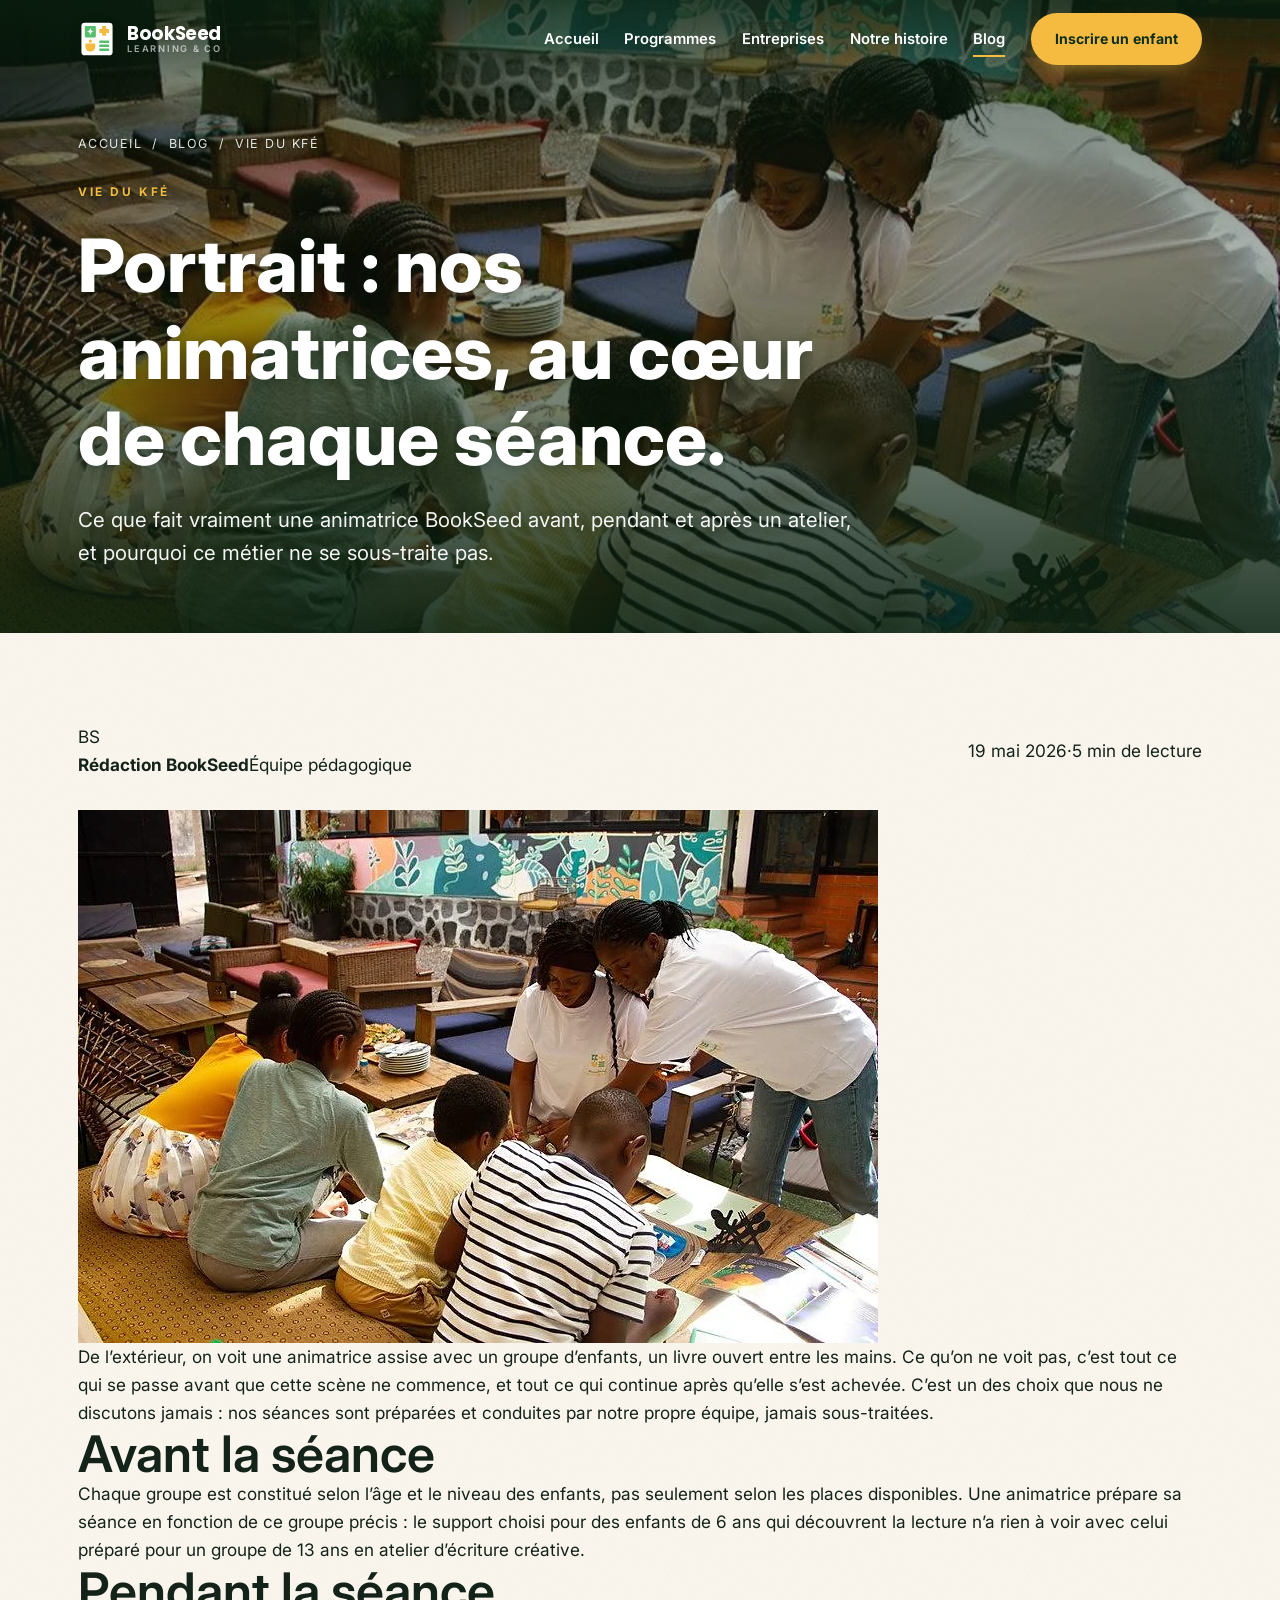
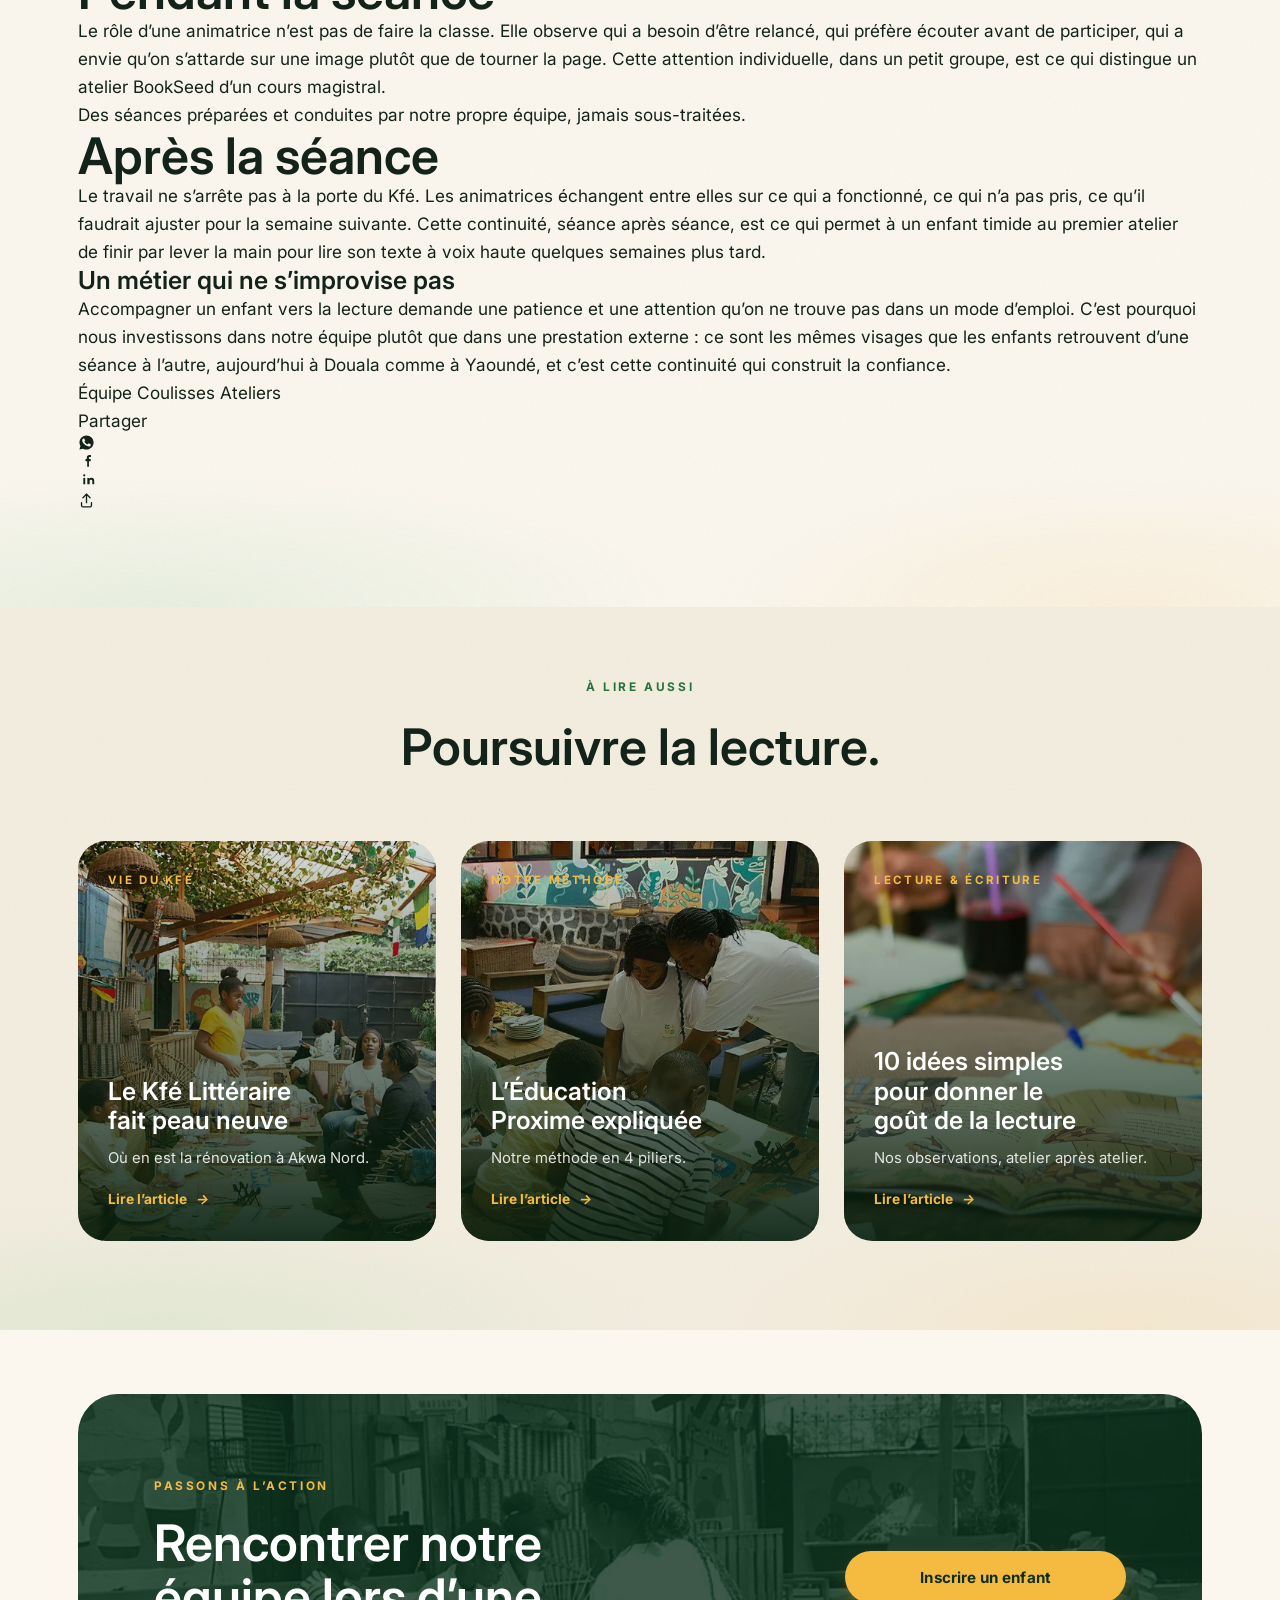
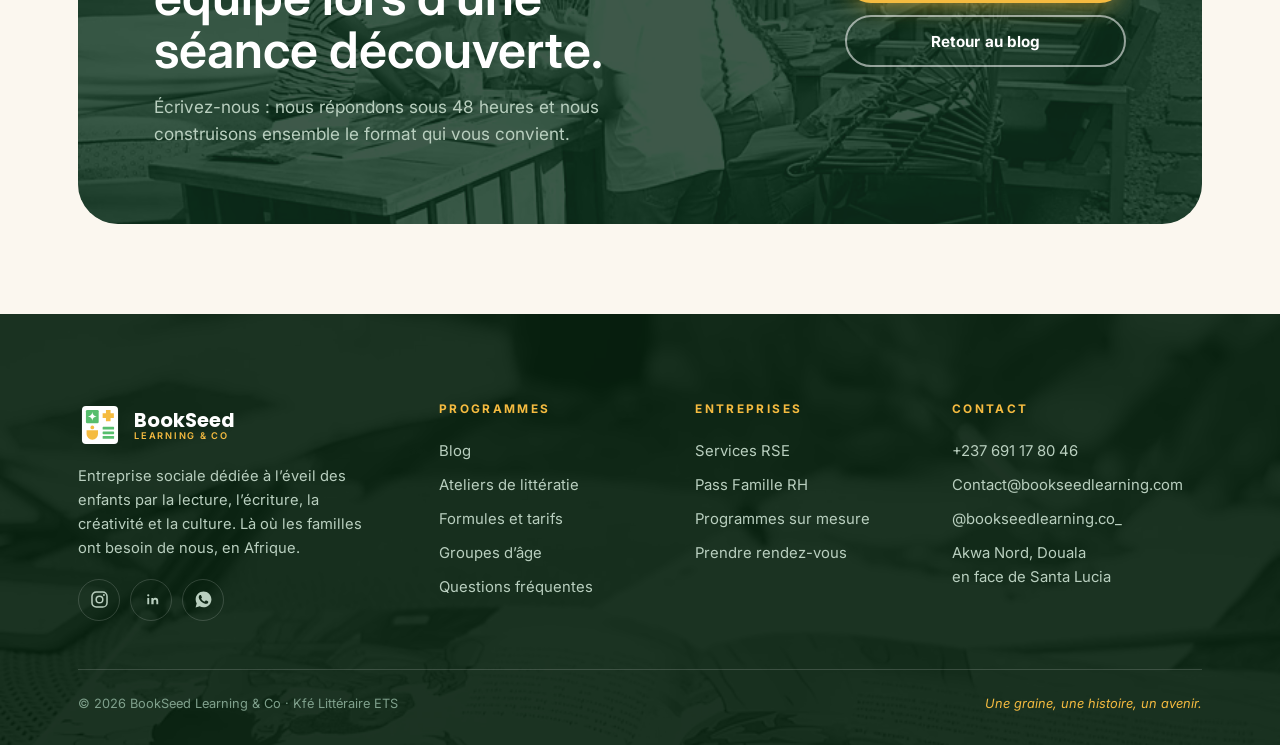
<file: blog-portrait-animatrices.html>
<!DOCTYPE html>
<html lang="fr">
<head>
<meta charset="UTF-8">
<meta name="viewport" content="width=device-width, initial-scale=1">
<title>Portrait : nos animatrices, au cœur de chaque séance · BookSeed Learning &amp; Co</title>
<meta name="description" content="Ce que fait vraiment une animatrice BookSeed avant, pendant et après un atelier, et pourquoi ce métier ne se sous-traite jamais.">
<meta name="theme-color" content="#0E2E1C">
<link rel="canonical" href="https://bookseedlearning.com/blog-portrait-animatrices.html">
<meta property="og:type" content="article">
<meta property="og:locale" content="fr_FR">
<meta property="og:title" content="Portrait : nos animatrices, au cœur de chaque séance">
<meta property="og:description" content="Ce que fait vraiment une animatrice BookSeed avant, pendant et après un atelier.">
<meta property="og:url" content="https://bookseedlearning.com/blog-portrait-animatrices.html">
<meta property="og:image" content="https://bookseedlearning.com/assets/img/equipe-lecture-800.jpg">
<meta name="twitter:card" content="summary_large_image">
<link rel="icon" href="assets/img/logo.svg" type="image/svg+xml">
<link rel="apple-touch-icon" href="assets/img/logo.svg">
<link rel="preconnect" href="https://fonts.googleapis.com">
<link rel="preconnect" href="https://fonts.gstatic.com" crossorigin>
<link href="https://fonts.googleapis.com/css2?family=Inter:ital,wght@0,400;0,500;0,600;0,700;0,800;1,400;1,500&amp;family=Poppins:wght@700&amp;display=swap" rel="stylesheet">
<link rel="stylesheet" href="assets/css/site.css?v=2">
<script type="application/ld+json">
{
  "@context": "https://schema.org",
  "@type": "BlogPosting",
  "headline": "Portrait : nos animatrices, au cœur de chaque séance",
  "description": "Ce que fait vraiment une animatrice BookSeed avant, pendant et après un atelier.",
  "image": "https://bookseedlearning.com/assets/img/equipe-lecture-800.jpg",
  "datePublished": "2026-05-19",
  "dateModified": "2026-05-19",
  "inLanguage": "fr",
  "articleSection": "Vie du Kfé",
  "author": {
    "@type": "Organization",
    "name": "BookSeed Learning & Co",
    "url": "https://bookseedlearning.com/",
    "logo": {
      "@type": "ImageObject",
      "url": "https://bookseedlearning.com/assets/img/logo.svg"
    }
  },
  "publisher": {
    "@type": "Organization",
    "name": "BookSeed Learning & Co",
    "url": "https://bookseedlearning.com/",
    "logo": {
      "@type": "ImageObject",
      "url": "https://bookseedlearning.com/assets/img/logo.svg"
    }
  },
  "mainEntityOfPage": {
    "@type": "WebPage",
    "@id": "https://bookseedlearning.com/blog-portrait-animatrices.html"
  },
  "url": "https://bookseedlearning.com/blog-portrait-animatrices.html"
}
</script>
<script type="application/ld+json">
{
  "@context": "https://schema.org",
  "@type": "BreadcrumbList",
  "itemListElement": [
    {
      "@type": "ListItem",
      "position": 1,
      "name": "Accueil",
      "item": "https://bookseedlearning.com/"
    },
    {
      "@type": "ListItem",
      "position": 2,
      "name": "Blog",
      "item": "https://bookseedlearning.com/blog.html"
    },
    {
      "@type": "ListItem",
      "position": 3,
      "name": "Portrait : nos animatrices, au cœur de chaque séance",
      "item": "https://bookseedlearning.com/blog-portrait-animatrices.html"
    }
  ]
}
</script>
</head>
<body>
<div class="progress" aria-hidden="true"></div>
<a href="#main" class="sr-only">Aller au contenu principal</a>

<header class="site-header" data-mode="over">
  <div class="wrap">
    <a href="index.html" class="brand" aria-label="BookSeed Learning &amp; Co, accueil">
      <img src="assets/img/logo.svg" alt="" width="38" height="38">
      <span class="brand-text">BookSeed<small>Learning &amp; Co</small></span>
    </a>
    <nav class="nav" aria-label="Navigation principale">
      <a class="nav-link" href="index.html">Accueil</a>
      <a class="nav-link" href="programmes.html">Programmes</a>
      <a class="nav-link" href="entreprises.html">Entreprises</a>
      <a class="nav-link" href="histoire.html">Notre histoire</a>
      <a class="nav-link" href="blog.html" aria-current="page">Blog</a>
      <a class="btn btn-gold btn-sm" href="programmes.html#formules">Inscrire un enfant</a>
    </nav>
    <button class="burger" aria-label="Ouvrir le menu" aria-expanded="false" aria-controls="drawer">
      <span></span><span></span><span></span>
    </button>
  </div>
</header>

<div class="drawer" id="drawer">
  <nav class="drawer-nav" aria-label="Navigation mobile">
    <a href="index.html">Accueil</a>
    <a href="programmes.html">Programmes</a>
    <a href="entreprises.html">Entreprises</a>
    <a href="histoire.html">Notre histoire</a>
    <a href="blog.html" aria-current="page">Blog</a>
  </nav>
  <div class="drawer-foot">
    <a class="btn btn-gold" href="programmes.html#formules">Inscrire un enfant</a>
    <a class="tel" href="tel:+237691178046">+237 691 17 80 46</a>
  </div>
</div>

<main id="main">

  <section class="page-hero">
    <div class="hero-media">
      <picture>
        <source type="image/webp" srcset="assets/img/equipe-lecture-800.webp">
        <img src="assets/img/equipe-lecture-800.jpg" alt="Deux animatrices BookSeed accompagnant un groupe d'enfants en lecture" data-parallax="0.14" width="800" height="533" fetchpriority="high">
      </picture>
    </div>
    <div class="wrap">
      <nav class="crumb" aria-label="Fil d'Ariane"><a href="index.html">Accueil</a><span aria-hidden="true">/</span><a href="blog.html">Blog</a><span aria-hidden="true">/</span><span>Vie du Kfé</span></nav>
      <span class="eyebrow">Vie du Kfé</span>
      <h1 class="rv">Portrait : nos animatrices, au cœur de chaque séance.</h1>
      <p class="lede rv" data-d="1">Ce que fait vraiment une animatrice BookSeed avant, pendant et après un atelier, et pourquoi ce métier ne se sous-traite pas.</p>
    </div>
  </section>

  <section class="section grain">
    <div class="wrap">
      <article class="article rv">

        <div style="display:flex;flex-wrap:wrap;justify-content:space-between;align-items:center;gap:16px;margin-bottom:32px">
          <div class="author">
            <div class="author-av">BS</div>
            <div><b>Rédaction BookSeed</b><span>Équipe pédagogique</span></div>
          </div>
          <div class="post-meta" style="margin-top:0"><span>19 mai 2026</span><span>·</span><span>5 min de lecture</span></div>
        </div>

        <div class="article-cover">
          <picture>
            <source type="image/webp" srcset="assets/img/equipe-lecture-800.webp">
            <img src="assets/img/equipe-lecture-800.jpg" alt="Deux animatrices BookSeed accompagnant un groupe d'enfants en lecture" loading="lazy" width="800" height="533">
          </picture>
        </div>

        <div class="prose">
          <p>De l’extérieur, on voit une animatrice assise avec un groupe d’enfants, un livre ouvert entre les mains. Ce qu’on ne voit pas, c’est tout ce qui se passe avant que cette scène ne commence, et tout ce qui continue après qu’elle s’est achevée. C’est un des choix que nous ne discutons jamais : nos séances sont préparées et conduites par notre propre équipe, jamais sous-traitées.</p>

          <h2>Avant la séance</h2>
          <p>Chaque groupe est constitué selon l’âge et le niveau des enfants, pas seulement selon les places disponibles. Une animatrice prépare sa séance en fonction de ce groupe précis : le support choisi pour des enfants de 6 ans qui découvrent la lecture n’a rien à voir avec celui préparé pour un groupe de 13 ans en atelier d’écriture créative.</p>

          <h2>Pendant la séance</h2>
          <p>Le rôle d’une animatrice n’est pas de faire la classe. Elle observe qui a besoin d’être relancé, qui préfère écouter avant de participer, qui a envie qu’on s’attarde sur une image plutôt que de tourner la page. Cette attention individuelle, dans un petit groupe, est ce qui distingue un atelier BookSeed d’un cours magistral.</p>

          <blockquote>Des séances préparées et conduites par notre propre équipe, jamais sous-traitées.</blockquote>

          <h2>Après la séance</h2>
          <p>Le travail ne s’arrête pas à la porte du Kfé. Les animatrices échangent entre elles sur ce qui a fonctionné, ce qui n’a pas pris, ce qu’il faudrait ajuster pour la semaine suivante. Cette continuité, séance après séance, est ce qui permet à un enfant timide au premier atelier de finir par lever la main pour lire son texte à voix haute quelques semaines plus tard.</p>

          <h3>Un métier qui ne s’improvise pas</h3>
          <p>Accompagner un enfant vers la lecture demande une patience et une attention qu’on ne trouve pas dans un mode d’emploi. C’est pourquoi nous investissons dans notre équipe plutôt que dans une prestation externe : ce sont les mêmes visages que les enfants retrouvent d’une séance à l’autre, aujourd’hui à Douala comme à Yaoundé, et c’est cette continuité qui construit la confiance.</p>
        </div>

        <div class="article-tags">
          <a href="blog.html">Équipe</a>
          <a href="blog.html">Coulisses</a>
          <a href="blog.html">Ateliers</a>
        </div>

        <div class="article-share">
          <span>Partager</span>
          <a href="https://wa.me/?text=Portrait%20%3A%20nos%20animatrices%20-%20https%3A%2F%2Fbookseedlearning.com%2Fblog-portrait-animatrices.html" target="_blank" rel="noopener" aria-label="Partager sur WhatsApp">
            <svg width="17" height="17" viewBox="0 0 24 24" fill="currentColor"><path d="M12.04 2c-5.5 0-9.96 4.46-9.96 9.96 0 1.76.46 3.48 1.34 5L2 22l5.16-1.35a9.9 9.9 0 004.88 1.25h.01c5.5 0 9.96-4.46 9.96-9.96S17.54 2 12.04 2zm5.83 14.06c-.25.7-1.44 1.33-2 1.42-.51.08-1.16.11-1.87-.12-.43-.14-.99-.32-1.7-.63-2.99-1.29-4.94-4.3-5.09-4.5-.15-.2-1.22-1.62-1.22-3.09s.77-2.19 1.04-2.49c.27-.3.59-.37.79-.37h.57c.18 0 .43-.07.67.51.25.6.84 2.07.91 2.22.07.15.12.32.02.52-.1.2-.15.32-.3.5l-.44.51c-.15.15-.3.31-.13.61.17.3.76 1.25 1.63 2.03 1.12 1 2.06 1.31 2.36 1.46.3.15.47.12.65-.07.17-.2.75-.87.95-1.17.2-.3.4-.25.67-.15.27.1 1.72.81 2.01.96.3.15.5.22.57.35.07.12.07.72-.18 1.42z"/></svg>
          </a>
          <a href="https://www.facebook.com/sharer/sharer.php?u=https%3A%2F%2Fbookseedlearning.com%2Fblog-portrait-animatrices.html" target="_blank" rel="noopener" aria-label="Partager sur Facebook">
            <svg width="19" height="19" viewBox="0 0 24 24" fill="currentColor"><path d="M13.8 20v-7.2h2.1l.3-2.6h-2.4v-1.5c0-.7.2-1.2 1.3-1.2h1.3V5c-.2 0-1-.1-2-.1-2 0-3.3 1.2-3.3 3.4v1.9H9.5v2.6h2.1V20z"/></svg>
          </a>
          <a href="https://www.linkedin.com/sharing/share-offsite/?url=https%3A%2F%2Fbookseedlearning.com%2Fblog-portrait-animatrices.html" target="_blank" rel="noopener" aria-label="Partager sur LinkedIn">
            <svg width="19" height="19" viewBox="0 0 24 24" fill="currentColor"><rect x="6.7" y="10" width="2.4" height="8"/><circle cx="7.9" cy="6.7" r="1.4"/><path d="M11.8 18v-8h2.4v1.2c.6-.9 1.6-1.5 2.9-1.5 2.2 0 3.4 1.5 3.4 4.1V18h-2.4v-3.7c0-1.3-.5-2.1-1.6-2.1-.9 0-1.5.6-1.7 1.2-.1.2-.1.5-.1.8V18z"/></svg>
          </a>
          <button type="button" class="share-copy" data-url="https://bookseedlearning.com/blog-portrait-animatrices.html" data-title="Portrait : nos animatrices, au cœur de chaque séance" aria-label="Transférer l’article">
            <svg width="17" height="17" viewBox="0 0 24 24" fill="none" stroke="currentColor" stroke-width="1.9" stroke-linecap="round" stroke-linejoin="round"><path d="M12 3v12"/><path d="M7 8l5-5 5 5"/><path d="M5 15v4a2 2 0 002 2h10a2 2 0 002-2v-4"/></svg>
          </button>
        </div>

      </article>
    </div>
  </section>

  <!-- ============ À LIRE AUSSI ============ -->
  <section class="section section-paper2 grain">
    <div class="wrap">
      <div class="head center rv">
        <span class="eyebrow eyebrow-c">À lire aussi</span>
        <h2>Poursuivre la lecture.</h2>
      </div>
      <div class="grid-3">
        <a class="tile rv" href="blog-kfe-litteraire-renovation.html">
          <picture><source type="image/webp" srcset="assets/img/kfe-terrasse-800.webp"><img src="assets/img/kfe-terrasse-800.jpg" alt="La terrasse du Kfé Littéraire à Douala" loading="lazy" width="800" height="533"></picture>
          <span class="num">VIE DU KFÉ</span>
          <h3>Le Kfé Littéraire fait peau neuve</h3>
          <p>Où en est la rénovation à Akwa Nord.</p>
          <span class="go">Lire l’article <i>&rarr;</i></span>
        </a>
        <a class="tile rv" data-d="1" href="blog-education-proxime-4-piliers.html">
          <picture><source type="image/webp" srcset="assets/img/equipe-lecture-800.webp"><img src="assets/img/equipe-lecture-800.jpg" alt="Deux animatrices BookSeed avec un groupe d'enfants" loading="lazy" width="800" height="533"></picture>
          <span class="num">NOTRE MÉTHODE</span>
          <h3>L’Éducation Proxime expliquée</h3>
          <p>Notre méthode en 4 piliers.</p>
          <span class="go">Lire l’article <i>&rarr;</i></span>
        </a>
        <a class="tile rv" data-d="2" href="blog-10-idees-lecture-enfants.html">
          <picture><source type="image/webp" srcset="assets/img/livre-illustre-800.webp"><img src="assets/img/livre-illustre-800.jpg" alt="Album illustré ouvert pendant un atelier d'écriture" loading="lazy" width="800" height="533"></picture>
          <span class="num">LECTURE &amp; ÉCRITURE</span>
          <h3>10 idées simples pour donner le goût de la lecture</h3>
          <p>Nos observations, atelier après atelier.</p>
          <span class="go">Lire l’article <i>&rarr;</i></span>
        </a>
      </div>
    </div>
  </section>

  <!-- ============ CTA ============ -->
  <section class="section">
    <div class="wrap">
      <div class="cta rv">
        <div>
          <span class="eyebrow">Passons à l’action</span>
          <h2>Rencontrer notre équipe lors d’une séance découverte.</h2>
          <p>Écrivez-nous : nous répondons sous 48 heures et nous construisons ensemble le format qui vous convient.</p>
        </div>
        <div class="cta-actions">
          <a class="btn btn-gold" href="programmes.html#formules">Inscrire un enfant</a>
          <a class="btn btn-light" href="blog.html">Retour au blog</a>
        </div>
      </div>
    </div>
  </section>

</main>

<footer class="site-footer">
  <div class="wrap">
    <div class="foot-top">
      <div>
        <div class="foot-brand">
          <img src="assets/img/logo.svg" alt="" width="44" height="44">
          <b>BookSeed<small>Learning &amp; Co</small></b>
        </div>
        <p>Entreprise sociale dédiée à l’éveil des enfants par la lecture, l’écriture, la créativité et la culture. Là où les familles ont besoin de nous, en Afrique.</p>
        <div class="socials">
          <a class="social" href="https://www.instagram.com/bookseedlearning.co_" target="_blank" rel="noopener" aria-label="Instagram">
            <svg width="19" height="19" viewBox="0 0 24 24" fill="none" stroke="currentColor" stroke-width="1.9"><rect x="2.5" y="2.5" width="19" height="19" rx="5.5"/><circle cx="12" cy="12" r="4.2"/><circle cx="17.6" cy="6.4" r="1.2" fill="currentColor" stroke="none"/></svg>
          </a>
          <a class="social" href="https://www.linkedin.com/company/bookseed-learning-co-africa/" target="_blank" rel="noopener" aria-label="LinkedIn">
            <svg width="19" height="19" viewBox="0 0 24 24" fill="currentColor"><rect x="6.7" y="10" width="2.4" height="8"/><circle cx="7.9" cy="6.7" r="1.4"/><path d="M11.8 18v-8h2.4v1.2c.6-.9 1.6-1.5 2.9-1.5 2.2 0 3.4 1.5 3.4 4.1V18h-2.4v-3.7c0-1.3-.5-2.1-1.6-2.1-.9 0-1.5.6-1.7 1.2-.1.2-.1.5-.1.8V18z"/></svg>
          </a>
          <a class="social" href="https://wa.me/237691178046?text=Bonjour%2C%20je%20m%E2%80%99int%C3%A9resse%20aux%20activit%C3%A9s%20de%20BookSeed%20Learning%20%26%20Co%20et%20j%E2%80%99aimerais%20avoir%20plus%20d%E2%80%99informations." target="_blank" rel="noopener" aria-label="WhatsApp">
            <svg width="19" height="19" viewBox="0 0 24 24" fill="currentColor"><path d="M12.04 2c-5.5 0-9.96 4.46-9.96 9.96 0 1.76.46 3.48 1.34 5L2 22l5.16-1.35a9.9 9.9 0 004.88 1.25h.01c5.5 0 9.96-4.46 9.96-9.96S17.54 2 12.04 2zm5.83 14.06c-.25.7-1.44 1.33-2 1.42-.51.08-1.16.11-1.87-.12-.43-.14-.99-.32-1.7-.63-2.99-1.29-4.94-4.3-5.09-4.5-.15-.2-1.22-1.62-1.22-3.09s.77-2.19 1.04-2.49c.27-.3.59-.37.79-.37h.57c.18 0 .43-.07.67.51.25.6.84 2.07.91 2.22.07.15.12.32.02.52-.1.2-.15.32-.3.5l-.44.51c-.15.15-.3.31-.13.61.17.3.76 1.25 1.63 2.03 1.12 1 2.06 1.31 2.36 1.46.3.15.47.12.65-.07.17-.2.75-.87.95-1.17.2-.3.4-.25.67-.15.27.1 1.72.81 2.01.96.3.15.5.22.57.35.07.12.07.72-.18 1.42z"/></svg>
          </a>
        </div>
      </div>
      <div>
        <h4>Programmes</h4>
        <a href="blog.html">Blog</a>
        <a href="programmes.html">Ateliers de littératie</a>
        <a href="programmes.html#formules">Formules et tarifs</a>
        <a href="programmes.html#ages">Groupes d’âge</a>
        <a href="programmes.html#faq">Questions fréquentes</a>
      </div>
      <div>
        <h4>Entreprises</h4>
        <a href="entreprises.html">Services RSE</a>
        <a href="entreprises.html#pass">Pass Famille RH</a>
        <a href="entreprises.html#surmesure">Programmes sur mesure</a>
        <a href="entreprises.html#contact">Prendre rendez-vous</a>
      </div>
      <div>
        <h4>Contact</h4>
        <a href="tel:+237691178046">+237 691 17 80 46</a>
        <a href="mailto:Contact@bookseedlearning.com">Contact@bookseedlearning.com</a>
        <a href="https://www.instagram.com/bookseedlearning.co_" target="_blank" rel="noopener">@bookseedlearning.co_</a>
        <a href="histoire.html#contact">Akwa Nord, Douala<br>en face de Santa Lucia</a>
      </div>
    </div>
    <div class="foot-bottom">
      <span>© <span data-year>2026</span> BookSeed Learning &amp; Co · Kfé Littéraire ETS</span>
      <span class="tag">Une graine, une histoire, un avenir.</span>
    </div>
  </div>
</footer>

<a class="wa" href="https://wa.me/237691178046?text=Bonjour%2C%20je%20m%E2%80%99int%C3%A9resse%20aux%20activit%C3%A9s%20de%20BookSeed%20Learning%20%26%20Co%20et%20j%E2%80%99aimerais%20avoir%20plus%20d%E2%80%99informations." target="_blank" rel="noopener" aria-label="Nous écrire sur WhatsApp">
  <svg viewBox="0 0 24 24" fill="currentColor"><path d="M12.04 2c-5.5 0-9.96 4.46-9.96 9.96 0 1.76.46 3.48 1.34 5L2 22l5.16-1.35a9.9 9.9 0 004.88 1.25h.01c5.5 0 9.96-4.46 9.96-9.96S17.54 2 12.04 2zm5.83 14.06c-.25.7-1.44 1.33-2 1.42-.51.08-1.16.11-1.87-.12-.43-.14-.99-.32-1.7-.63-2.99-1.29-4.94-4.3-5.09-4.5-.15-.2-1.22-1.62-1.22-3.09s.77-2.19 1.04-2.49c.27-.3.59-.37.79-.37h.57c.18 0 .43-.07.67.51.25.6.84 2.07.91 2.22.07.15.12.32.02.52-.1.2-.15.32-.3.5l-.44.51c-.15.15-.3.31-.13.61.17.3.76 1.25 1.63 2.03 1.12 1 2.06 1.31 2.36 1.46.3.15.47.12.65-.07.17-.2.75-.87.95-1.17.2-.3.4-.25.67-.15.27.1 1.72.81 2.01.96.3.15.5.22.57.35.07.12.07.72-.18 1.42z"/></svg>
</a>

<script src="assets/js/site.js?v=2" defer></script>
</body>
</html>
</file>
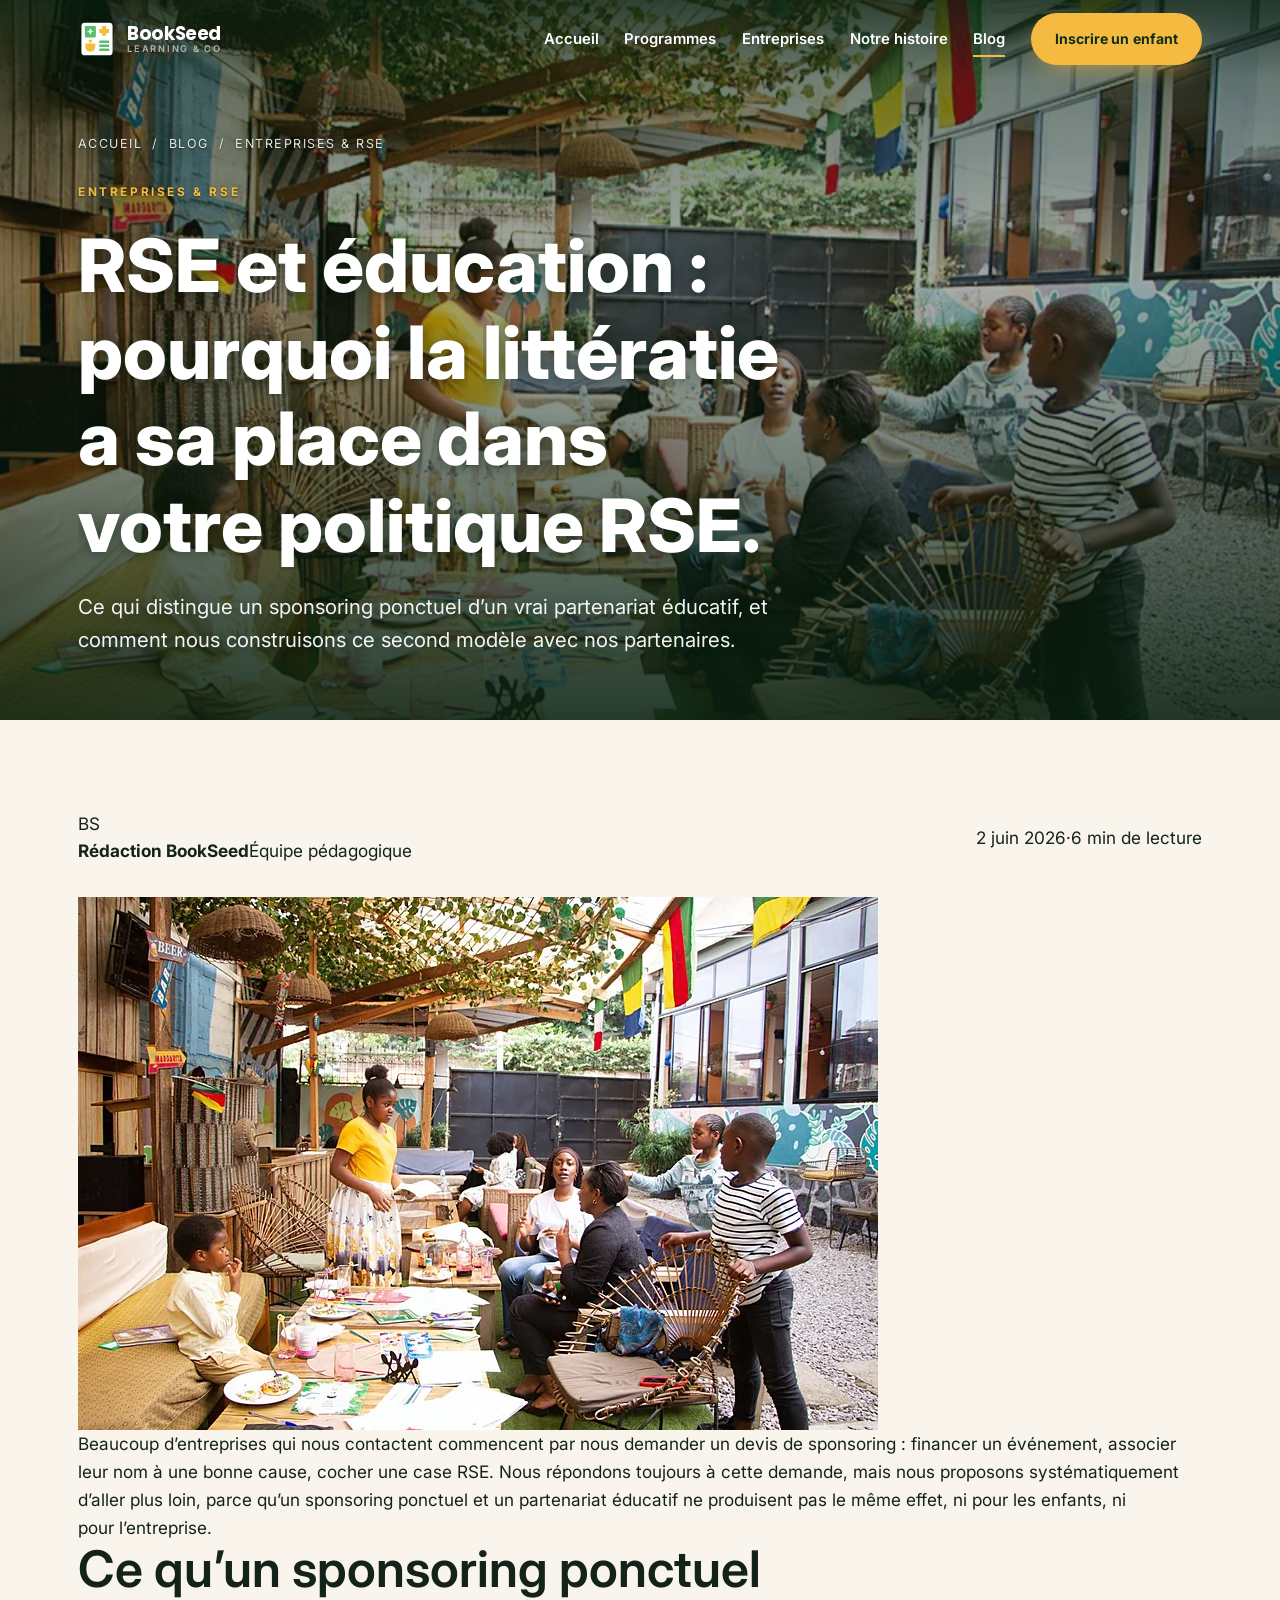
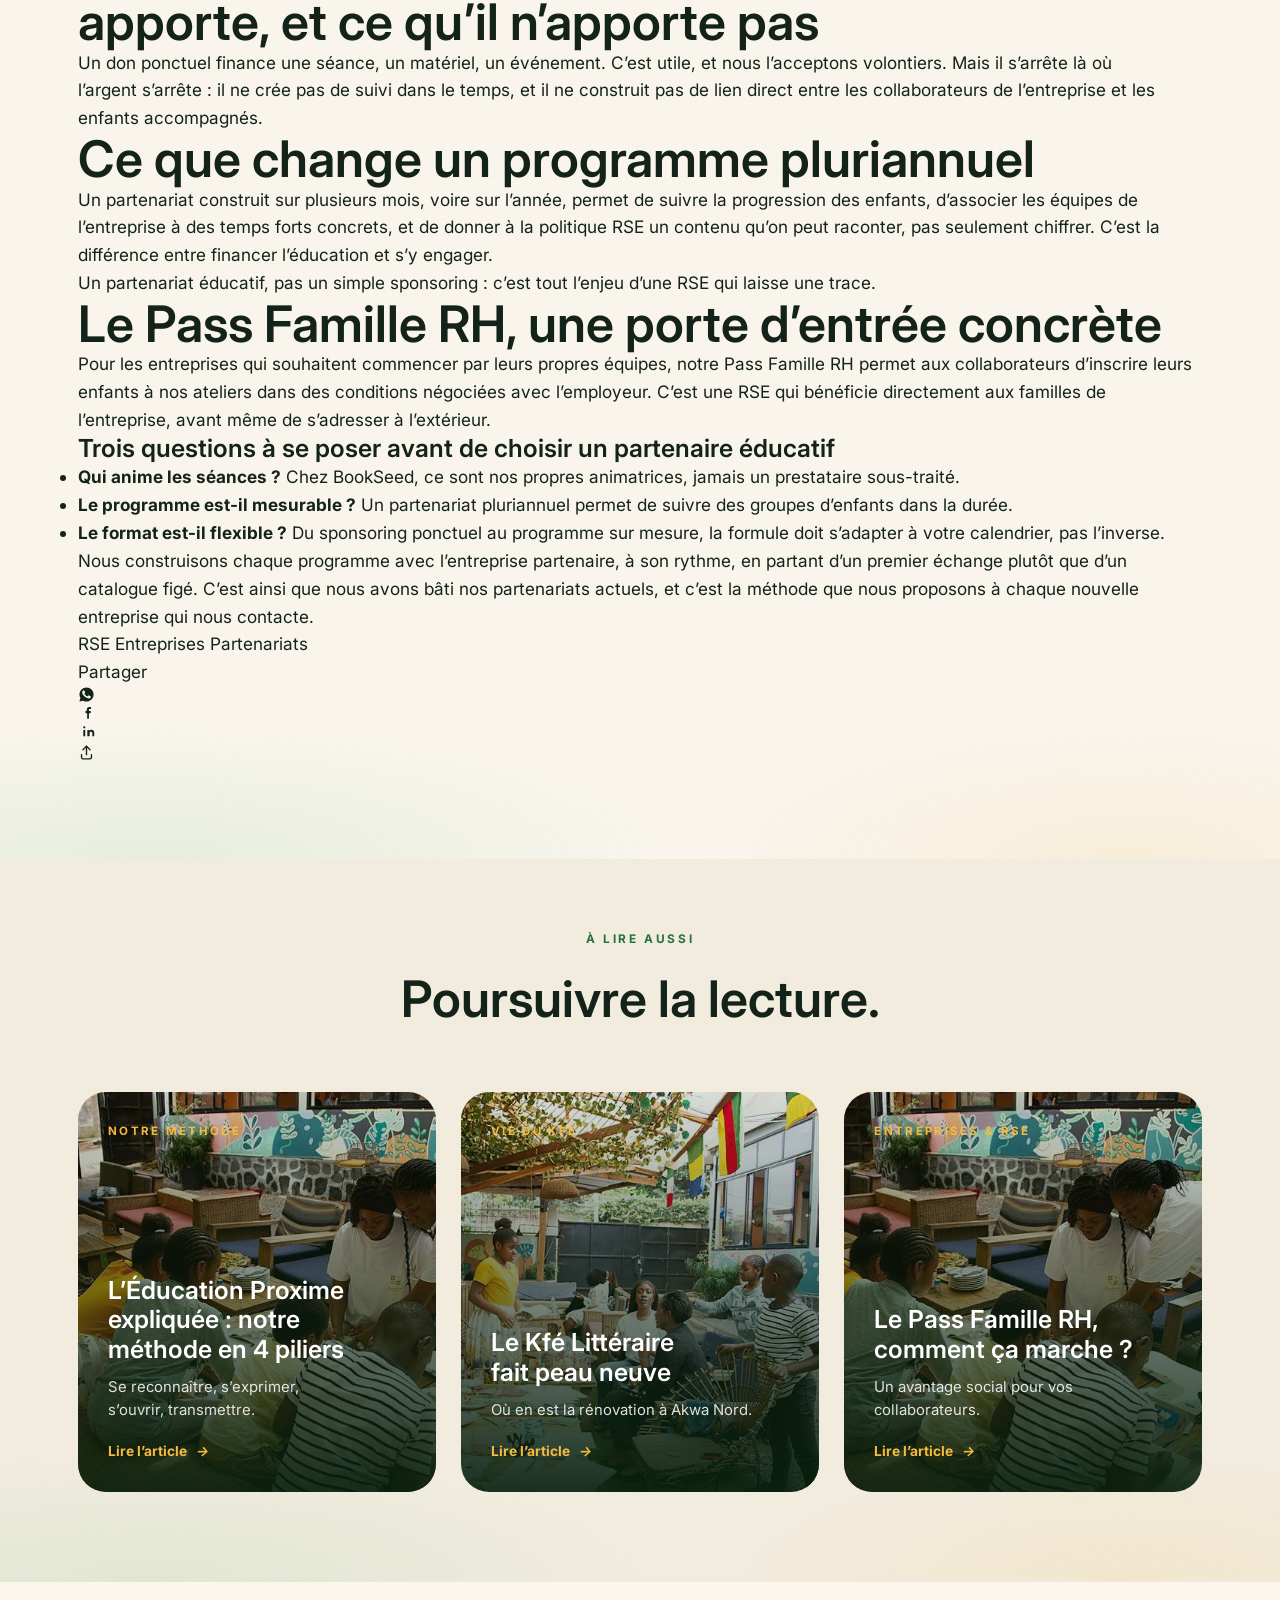
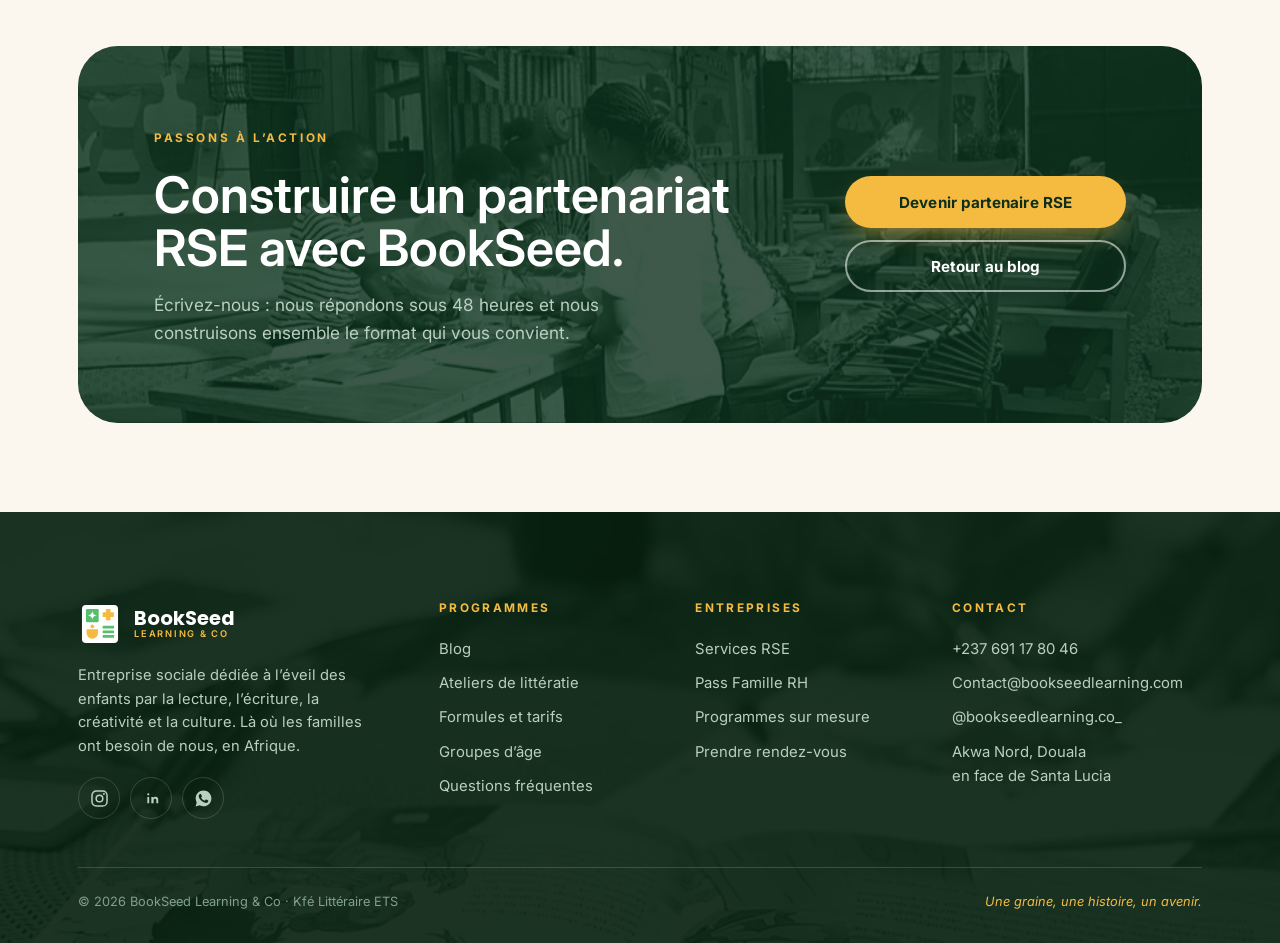
<file: blog-rse-litteratie-entreprise.html>
<!DOCTYPE html>
<html lang="fr">
<head>
<meta charset="UTF-8">
<meta name="viewport" content="width=device-width, initial-scale=1">
<title>RSE et éducation : pourquoi la littératie a sa place dans votre politique RSE · BookSeed Learning &amp; Co</title>
<meta name="description" content="Ce qui distingue un sponsoring ponctuel d'un vrai partenariat éducatif, et comment BookSeed construit ce second modèle avec ses partenaires entreprises.">
<meta name="theme-color" content="#0E2E1C">
<link rel="canonical" href="https://bookseedlearning.com/blog-rse-litteratie-entreprise.html">
<meta property="og:type" content="article">
<meta property="og:locale" content="fr_FR">
<meta property="og:title" content="RSE et éducation : pourquoi la littératie a sa place dans votre politique RSE">
<meta property="og:description" content="Ce qui distingue un sponsoring ponctuel d'un vrai partenariat éducatif.">
<meta property="og:url" content="https://bookseedlearning.com/blog-rse-litteratie-entreprise.html">
<meta property="og:image" content="https://bookseedlearning.com/assets/img/kfe-terrasse-800.jpg">
<meta name="twitter:card" content="summary_large_image">
<link rel="icon" href="assets/img/logo.svg" type="image/svg+xml">
<link rel="apple-touch-icon" href="assets/img/logo.svg">
<link rel="preconnect" href="https://fonts.googleapis.com">
<link rel="preconnect" href="https://fonts.gstatic.com" crossorigin>
<link href="https://fonts.googleapis.com/css2?family=Inter:ital,wght@0,400;0,500;0,600;0,700;0,800;1,400;1,500&amp;family=Poppins:wght@700&amp;display=swap" rel="stylesheet">
<link rel="stylesheet" href="assets/css/site.css?v=2">
<script type="application/ld+json">
{
  "@context": "https://schema.org",
  "@type": "BlogPosting",
  "headline": "RSE et éducation : pourquoi la littératie a sa place dans votre politique RSE",
  "description": "Ce qui distingue un sponsoring ponctuel d'un vrai partenariat éducatif.",
  "image": "https://bookseedlearning.com/assets/img/kfe-terrasse-800.jpg",
  "datePublished": "2026-06-02",
  "dateModified": "2026-06-02",
  "inLanguage": "fr",
  "articleSection": "Entreprises & RSE",
  "author": {
    "@type": "Organization",
    "name": "BookSeed Learning & Co",
    "url": "https://bookseedlearning.com/",
    "logo": {
      "@type": "ImageObject",
      "url": "https://bookseedlearning.com/assets/img/logo.svg"
    }
  },
  "publisher": {
    "@type": "Organization",
    "name": "BookSeed Learning & Co",
    "url": "https://bookseedlearning.com/",
    "logo": {
      "@type": "ImageObject",
      "url": "https://bookseedlearning.com/assets/img/logo.svg"
    }
  },
  "mainEntityOfPage": {
    "@type": "WebPage",
    "@id": "https://bookseedlearning.com/blog-rse-litteratie-entreprise.html"
  },
  "url": "https://bookseedlearning.com/blog-rse-litteratie-entreprise.html"
}
</script>
<script type="application/ld+json">
{
  "@context": "https://schema.org",
  "@type": "BreadcrumbList",
  "itemListElement": [
    {
      "@type": "ListItem",
      "position": 1,
      "name": "Accueil",
      "item": "https://bookseedlearning.com/"
    },
    {
      "@type": "ListItem",
      "position": 2,
      "name": "Blog",
      "item": "https://bookseedlearning.com/blog.html"
    },
    {
      "@type": "ListItem",
      "position": 3,
      "name": "RSE et éducation : pourquoi la littératie a sa place dans votre politique RSE",
      "item": "https://bookseedlearning.com/blog-rse-litteratie-entreprise.html"
    }
  ]
}
</script>
</head>
<body>
<div class="progress" aria-hidden="true"></div>
<a href="#main" class="sr-only">Aller au contenu principal</a>

<header class="site-header" data-mode="over">
  <div class="wrap">
    <a href="index.html" class="brand" aria-label="BookSeed Learning &amp; Co, accueil">
      <img src="assets/img/logo.svg" alt="" width="38" height="38">
      <span class="brand-text">BookSeed<small>Learning &amp; Co</small></span>
    </a>
    <nav class="nav" aria-label="Navigation principale">
      <a class="nav-link" href="index.html">Accueil</a>
      <a class="nav-link" href="programmes.html">Programmes</a>
      <a class="nav-link" href="entreprises.html">Entreprises</a>
      <a class="nav-link" href="histoire.html">Notre histoire</a>
      <a class="nav-link" href="blog.html" aria-current="page">Blog</a>
      <a class="btn btn-gold btn-sm" href="programmes.html#formules">Inscrire un enfant</a>
    </nav>
    <button class="burger" aria-label="Ouvrir le menu" aria-expanded="false" aria-controls="drawer">
      <span></span><span></span><span></span>
    </button>
  </div>
</header>

<div class="drawer" id="drawer">
  <nav class="drawer-nav" aria-label="Navigation mobile">
    <a href="index.html">Accueil</a>
    <a href="programmes.html">Programmes</a>
    <a href="entreprises.html">Entreprises</a>
    <a href="histoire.html">Notre histoire</a>
    <a href="blog.html" aria-current="page">Blog</a>
  </nav>
  <div class="drawer-foot">
    <a class="btn btn-gold" href="programmes.html#formules">Inscrire un enfant</a>
    <a class="tel" href="tel:+237691178046">+237 691 17 80 46</a>
  </div>
</div>

<main id="main">

  <section class="page-hero">
    <div class="hero-media">
      <picture>
        <source type="image/webp" srcset="assets/img/kfe-terrasse-800.webp">
        <img src="assets/img/kfe-terrasse-800.jpg" alt="Terrasse du Kfé Littéraire préparée pour un événement d'entreprise" data-parallax="0.14" width="800" height="533" fetchpriority="high">
      </picture>
    </div>
    <div class="wrap">
      <nav class="crumb" aria-label="Fil d'Ariane"><a href="index.html">Accueil</a><span aria-hidden="true">/</span><a href="blog.html">Blog</a><span aria-hidden="true">/</span><span>Entreprises &amp; RSE</span></nav>
      <span class="eyebrow">Entreprises &amp; RSE</span>
      <h1 class="rv">RSE et éducation : pourquoi la littératie a sa place dans votre politique RSE.</h1>
      <p class="lede rv" data-d="1">Ce qui distingue un sponsoring ponctuel d’un vrai partenariat éducatif, et comment nous construisons ce second modèle avec nos partenaires.</p>
    </div>
  </section>

  <section class="section grain">
    <div class="wrap">
      <article class="article rv">

        <div style="display:flex;flex-wrap:wrap;justify-content:space-between;align-items:center;gap:16px;margin-bottom:32px">
          <div class="author">
            <div class="author-av">BS</div>
            <div><b>Rédaction BookSeed</b><span>Équipe pédagogique</span></div>
          </div>
          <div class="post-meta" style="margin-top:0"><span>2 juin 2026</span><span>·</span><span>6 min de lecture</span></div>
        </div>

        <div class="article-cover">
          <picture>
            <source type="image/webp" srcset="assets/img/kfe-terrasse-800.webp">
            <img src="assets/img/kfe-terrasse-800.jpg" alt="Terrasse du Kfé Littéraire préparée pour un événement d'entreprise" loading="lazy" width="800" height="533">
          </picture>
        </div>

        <div class="prose">
          <p>Beaucoup d’entreprises qui nous contactent commencent par nous demander un devis de sponsoring : financer un événement, associer leur nom à une bonne cause, cocher une case RSE. Nous répondons toujours à cette demande, mais nous proposons systématiquement d’aller plus loin, parce qu’un sponsoring ponctuel et un partenariat éducatif ne produisent pas le même effet, ni pour les enfants, ni pour l’entreprise.</p>

          <h2>Ce qu’un sponsoring ponctuel apporte, et ce qu’il n’apporte pas</h2>
          <p>Un don ponctuel finance une séance, un matériel, un événement. C’est utile, et nous l’acceptons volontiers. Mais il s’arrête là où l’argent s’arrête : il ne crée pas de suivi dans le temps, et il ne construit pas de lien direct entre les collaborateurs de l’entreprise et les enfants accompagnés.</p>

          <h2>Ce que change un programme pluriannuel</h2>
          <p>Un partenariat construit sur plusieurs mois, voire sur l’année, permet de suivre la progression des enfants, d’associer les équipes de l’entreprise à des temps forts concrets, et de donner à la politique RSE un contenu qu’on peut raconter, pas seulement chiffrer. C’est la différence entre financer l’éducation et s’y engager.</p>

          <blockquote>Un partenariat éducatif, pas un simple sponsoring : c’est tout l’enjeu d’une RSE qui laisse une trace.</blockquote>

          <h2>Le Pass Famille RH, une porte d’entrée concrète</h2>
          <p>Pour les entreprises qui souhaitent commencer par leurs propres équipes, notre Pass Famille RH permet aux collaborateurs d’inscrire leurs enfants à nos ateliers dans des conditions négociées avec l’employeur. C’est une RSE qui bénéficie directement aux familles de l’entreprise, avant même de s’adresser à l’extérieur.</p>

          <h3>Trois questions à se poser avant de choisir un partenaire éducatif</h3>
          <ul>
            <li><strong>Qui anime les séances ?</strong> Chez BookSeed, ce sont nos propres animatrices, jamais un prestataire sous-traité.</li>
            <li><strong>Le programme est-il mesurable ?</strong> Un partenariat pluriannuel permet de suivre des groupes d’enfants dans la durée.</li>
            <li><strong>Le format est-il flexible ?</strong> Du sponsoring ponctuel au programme sur mesure, la formule doit s’adapter à votre calendrier, pas l’inverse.</li>
          </ul>

          <p>Nous construisons chaque programme avec l’entreprise partenaire, à son rythme, en partant d’un premier échange plutôt que d’un catalogue figé. C’est ainsi que nous avons bâti nos partenariats actuels, et c’est la méthode que nous proposons à chaque nouvelle entreprise qui nous contacte.</p>
        </div>

        <div class="article-tags">
          <a href="blog.html">RSE</a>
          <a href="blog.html">Entreprises</a>
          <a href="blog.html">Partenariats</a>
        </div>

        <div class="article-share">
          <span>Partager</span>
          <a href="https://wa.me/?text=RSE%20et%20%C3%A9ducation%20-%20https%3A%2F%2Fbookseedlearning.com%2Fblog-rse-litteratie-entreprise.html" target="_blank" rel="noopener" aria-label="Partager sur WhatsApp">
            <svg width="17" height="17" viewBox="0 0 24 24" fill="currentColor"><path d="M12.04 2c-5.5 0-9.96 4.46-9.96 9.96 0 1.76.46 3.48 1.34 5L2 22l5.16-1.35a9.9 9.9 0 004.88 1.25h.01c5.5 0 9.96-4.46 9.96-9.96S17.54 2 12.04 2zm5.83 14.06c-.25.7-1.44 1.33-2 1.42-.51.08-1.16.11-1.87-.12-.43-.14-.99-.32-1.7-.63-2.99-1.29-4.94-4.3-5.09-4.5-.15-.2-1.22-1.62-1.22-3.09s.77-2.19 1.04-2.49c.27-.3.59-.37.79-.37h.57c.18 0 .43-.07.67.51.25.6.84 2.07.91 2.22.07.15.12.32.02.52-.1.2-.15.32-.3.5l-.44.51c-.15.15-.3.31-.13.61.17.3.76 1.25 1.63 2.03 1.12 1 2.06 1.31 2.36 1.46.3.15.47.12.65-.07.17-.2.75-.87.95-1.17.2-.3.4-.25.67-.15.27.1 1.72.81 2.01.96.3.15.5.22.57.35.07.12.07.72-.18 1.42z"/></svg>
          </a>
          <a href="https://www.facebook.com/sharer/sharer.php?u=https%3A%2F%2Fbookseedlearning.com%2Fblog-rse-litteratie-entreprise.html" target="_blank" rel="noopener" aria-label="Partager sur Facebook">
            <svg width="19" height="19" viewBox="0 0 24 24" fill="currentColor"><path d="M13.8 20v-7.2h2.1l.3-2.6h-2.4v-1.5c0-.7.2-1.2 1.3-1.2h1.3V5c-.2 0-1-.1-2-.1-2 0-3.3 1.2-3.3 3.4v1.9H9.5v2.6h2.1V20z"/></svg>
          </a>
          <a href="https://www.linkedin.com/sharing/share-offsite/?url=https%3A%2F%2Fbookseedlearning.com%2Fblog-rse-litteratie-entreprise.html" target="_blank" rel="noopener" aria-label="Partager sur LinkedIn">
            <svg width="19" height="19" viewBox="0 0 24 24" fill="currentColor"><rect x="6.7" y="10" width="2.4" height="8"/><circle cx="7.9" cy="6.7" r="1.4"/><path d="M11.8 18v-8h2.4v1.2c.6-.9 1.6-1.5 2.9-1.5 2.2 0 3.4 1.5 3.4 4.1V18h-2.4v-3.7c0-1.3-.5-2.1-1.6-2.1-.9 0-1.5.6-1.7 1.2-.1.2-.1.5-.1.8V18z"/></svg>
          </a>
          <button type="button" class="share-copy" data-url="https://bookseedlearning.com/blog-rse-litteratie-entreprise.html" data-title="RSE et éducation : pourquoi la littératie a sa place dans votre politique RSE" aria-label="Transférer l’article">
            <svg width="17" height="17" viewBox="0 0 24 24" fill="none" stroke="currentColor" stroke-width="1.9" stroke-linecap="round" stroke-linejoin="round"><path d="M12 3v12"/><path d="M7 8l5-5 5 5"/><path d="M5 15v4a2 2 0 002 2h10a2 2 0 002-2v-4"/></svg>
          </button>
        </div>

      </article>
    </div>
  </section>

  <!-- ============ À LIRE AUSSI ============ -->
  <section class="section section-paper2 grain">
    <div class="wrap">
      <div class="head center rv">
        <span class="eyebrow eyebrow-c">À lire aussi</span>
        <h2>Poursuivre la lecture.</h2>
      </div>
      <div class="grid-3">
        <a class="tile rv" href="blog-education-proxime-4-piliers.html">
          <picture><source type="image/webp" srcset="assets/img/equipe-lecture-800.webp"><img src="assets/img/equipe-lecture-800.jpg" alt="Deux animatrices BookSeed avec un groupe d'enfants" loading="lazy" width="800" height="533"></picture>
          <span class="num">NOTRE MÉTHODE</span>
          <h3>L’Éducation Proxime expliquée : notre méthode en 4 piliers</h3>
          <p>Se reconnaître, s’exprimer, s’ouvrir, transmettre.</p>
          <span class="go">Lire l’article <i>&rarr;</i></span>
        </a>
        <a class="tile rv" data-d="1" href="blog-kfe-litteraire-renovation.html">
          <picture><source type="image/webp" srcset="assets/img/kfe-terrasse-800.webp"><img src="assets/img/kfe-terrasse-800.jpg" alt="La terrasse du Kfé Littéraire à Douala" loading="lazy" width="800" height="533"></picture>
          <span class="num">VIE DU KFÉ</span>
          <h3>Le Kfé Littéraire fait peau neuve</h3>
          <p>Où en est la rénovation à Akwa Nord.</p>
          <span class="go">Lire l’article <i>&rarr;</i></span>
        </a>
        <a class="tile rv" data-d="2" href="blog-pass-famille-rh.html">
          <picture><source type="image/webp" srcset="assets/img/equipe-lecture-800.webp"><img src="assets/img/equipe-lecture-800.jpg" alt="Animatrices BookSeed accompagnant un groupe d'enfants" loading="lazy" width="800" height="533"></picture>
          <span class="num">ENTREPRISES &amp; RSE</span>
          <h3>Le Pass Famille RH, comment ça marche ?</h3>
          <p>Un avantage social pour vos collaborateurs.</p>
          <span class="go">Lire l’article <i>&rarr;</i></span>
        </a>
      </div>
    </div>
  </section>

  <!-- ============ CTA ============ -->
  <section class="section">
    <div class="wrap">
      <div class="cta rv">
        <div>
          <span class="eyebrow">Passons à l’action</span>
          <h2>Construire un partenariat RSE avec BookSeed.</h2>
          <p>Écrivez-nous : nous répondons sous 48 heures et nous construisons ensemble le format qui vous convient.</p>
        </div>
        <div class="cta-actions">
          <a class="btn btn-gold" href="entreprises.html">Devenir partenaire RSE</a>
          <a class="btn btn-light" href="blog.html">Retour au blog</a>
        </div>
      </div>
    </div>
  </section>

</main>

<footer class="site-footer">
  <div class="wrap">
    <div class="foot-top">
      <div>
        <div class="foot-brand">
          <img src="assets/img/logo.svg" alt="" width="44" height="44">
          <b>BookSeed<small>Learning &amp; Co</small></b>
        </div>
        <p>Entreprise sociale dédiée à l’éveil des enfants par la lecture, l’écriture, la créativité et la culture. Là où les familles ont besoin de nous, en Afrique.</p>
        <div class="socials">
          <a class="social" href="https://www.instagram.com/bookseedlearning.co_" target="_blank" rel="noopener" aria-label="Instagram">
            <svg width="19" height="19" viewBox="0 0 24 24" fill="none" stroke="currentColor" stroke-width="1.9"><rect x="2.5" y="2.5" width="19" height="19" rx="5.5"/><circle cx="12" cy="12" r="4.2"/><circle cx="17.6" cy="6.4" r="1.2" fill="currentColor" stroke="none"/></svg>
          </a>
          <a class="social" href="https://www.linkedin.com/company/bookseed-learning-co-africa/" target="_blank" rel="noopener" aria-label="LinkedIn">
            <svg width="19" height="19" viewBox="0 0 24 24" fill="currentColor"><rect x="6.7" y="10" width="2.4" height="8"/><circle cx="7.9" cy="6.7" r="1.4"/><path d="M11.8 18v-8h2.4v1.2c.6-.9 1.6-1.5 2.9-1.5 2.2 0 3.4 1.5 3.4 4.1V18h-2.4v-3.7c0-1.3-.5-2.1-1.6-2.1-.9 0-1.5.6-1.7 1.2-.1.2-.1.5-.1.8V18z"/></svg>
          </a>
          <a class="social" href="https://wa.me/237691178046?text=Bonjour%2C%20je%20m%E2%80%99int%C3%A9resse%20aux%20activit%C3%A9s%20de%20BookSeed%20Learning%20%26%20Co%20et%20j%E2%80%99aimerais%20avoir%20plus%20d%E2%80%99informations." target="_blank" rel="noopener" aria-label="WhatsApp">
            <svg width="19" height="19" viewBox="0 0 24 24" fill="currentColor"><path d="M12.04 2c-5.5 0-9.96 4.46-9.96 9.96 0 1.76.46 3.48 1.34 5L2 22l5.16-1.35a9.9 9.9 0 004.88 1.25h.01c5.5 0 9.96-4.46 9.96-9.96S17.54 2 12.04 2zm5.83 14.06c-.25.7-1.44 1.33-2 1.42-.51.08-1.16.11-1.87-.12-.43-.14-.99-.32-1.7-.63-2.99-1.29-4.94-4.3-5.09-4.5-.15-.2-1.22-1.62-1.22-3.09s.77-2.19 1.04-2.49c.27-.3.59-.37.79-.37h.57c.18 0 .43-.07.67.51.25.6.84 2.07.91 2.22.07.15.12.32.02.52-.1.2-.15.32-.3.5l-.44.51c-.15.15-.3.31-.13.61.17.3.76 1.25 1.63 2.03 1.12 1 2.06 1.31 2.36 1.46.3.15.47.12.65-.07.17-.2.75-.87.95-1.17.2-.3.4-.25.67-.15.27.1 1.72.81 2.01.96.3.15.5.22.57.35.07.12.07.72-.18 1.42z"/></svg>
          </a>
        </div>
      </div>
      <div>
        <h4>Programmes</h4>
        <a href="blog.html">Blog</a>
        <a href="programmes.html">Ateliers de littératie</a>
        <a href="programmes.html#formules">Formules et tarifs</a>
        <a href="programmes.html#ages">Groupes d’âge</a>
        <a href="programmes.html#faq">Questions fréquentes</a>
      </div>
      <div>
        <h4>Entreprises</h4>
        <a href="entreprises.html">Services RSE</a>
        <a href="entreprises.html#pass">Pass Famille RH</a>
        <a href="entreprises.html#surmesure">Programmes sur mesure</a>
        <a href="entreprises.html#contact">Prendre rendez-vous</a>
      </div>
      <div>
        <h4>Contact</h4>
        <a href="tel:+237691178046">+237 691 17 80 46</a>
        <a href="mailto:Contact@bookseedlearning.com">Contact@bookseedlearning.com</a>
        <a href="https://www.instagram.com/bookseedlearning.co_" target="_blank" rel="noopener">@bookseedlearning.co_</a>
        <a href="histoire.html#contact">Akwa Nord, Douala<br>en face de Santa Lucia</a>
      </div>
    </div>
    <div class="foot-bottom">
      <span>© <span data-year>2026</span> BookSeed Learning &amp; Co · Kfé Littéraire ETS</span>
      <span class="tag">Une graine, une histoire, un avenir.</span>
    </div>
  </div>
</footer>

<a class="wa" href="https://wa.me/237691178046?text=Bonjour%2C%20je%20m%E2%80%99int%C3%A9resse%20aux%20activit%C3%A9s%20de%20BookSeed%20Learning%20%26%20Co%20et%20j%E2%80%99aimerais%20avoir%20plus%20d%E2%80%99informations." target="_blank" rel="noopener" aria-label="Nous écrire sur WhatsApp">
  <svg viewBox="0 0 24 24" fill="currentColor"><path d="M12.04 2c-5.5 0-9.96 4.46-9.96 9.96 0 1.76.46 3.48 1.34 5L2 22l5.16-1.35a9.9 9.9 0 004.88 1.25h.01c5.5 0 9.96-4.46 9.96-9.96S17.54 2 12.04 2zm5.83 14.06c-.25.7-1.44 1.33-2 1.42-.51.08-1.16.11-1.87-.12-.43-.14-.99-.32-1.7-.63-2.99-1.29-4.94-4.3-5.09-4.5-.15-.2-1.22-1.62-1.22-3.09s.77-2.19 1.04-2.49c.27-.3.59-.37.79-.37h.57c.18 0 .43-.07.67.51.25.6.84 2.07.91 2.22.07.15.12.32.02.52-.1.2-.15.32-.3.5l-.44.51c-.15.15-.3.31-.13.61.17.3.76 1.25 1.63 2.03 1.12 1 2.06 1.31 2.36 1.46.3.15.47.12.65-.07.17-.2.75-.87.95-1.17.2-.3.4-.25.67-.15.27.1 1.72.81 2.01.96.3.15.5.22.57.35.07.12.07.72-.18 1.42z"/></svg>
</a>

<script src="assets/js/site.js?v=2" defer></script>
</body>
</html>
</file>
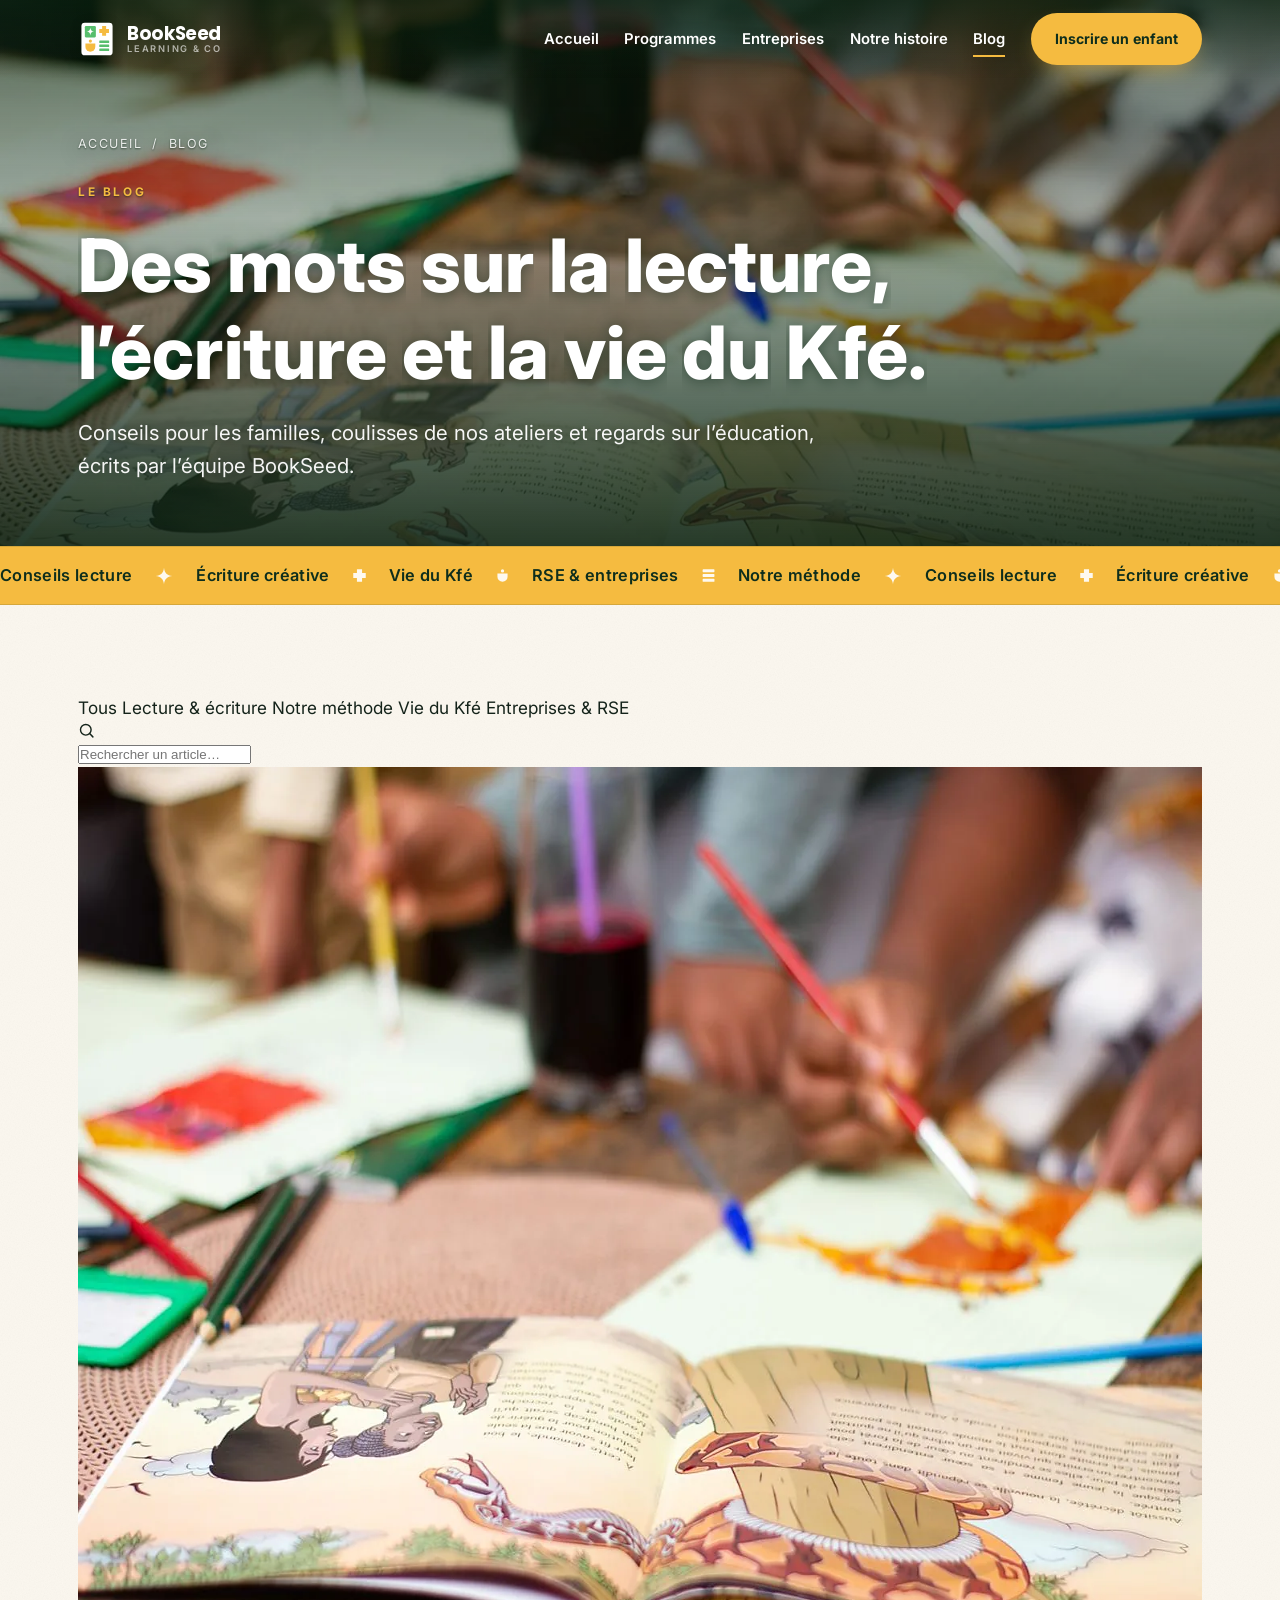
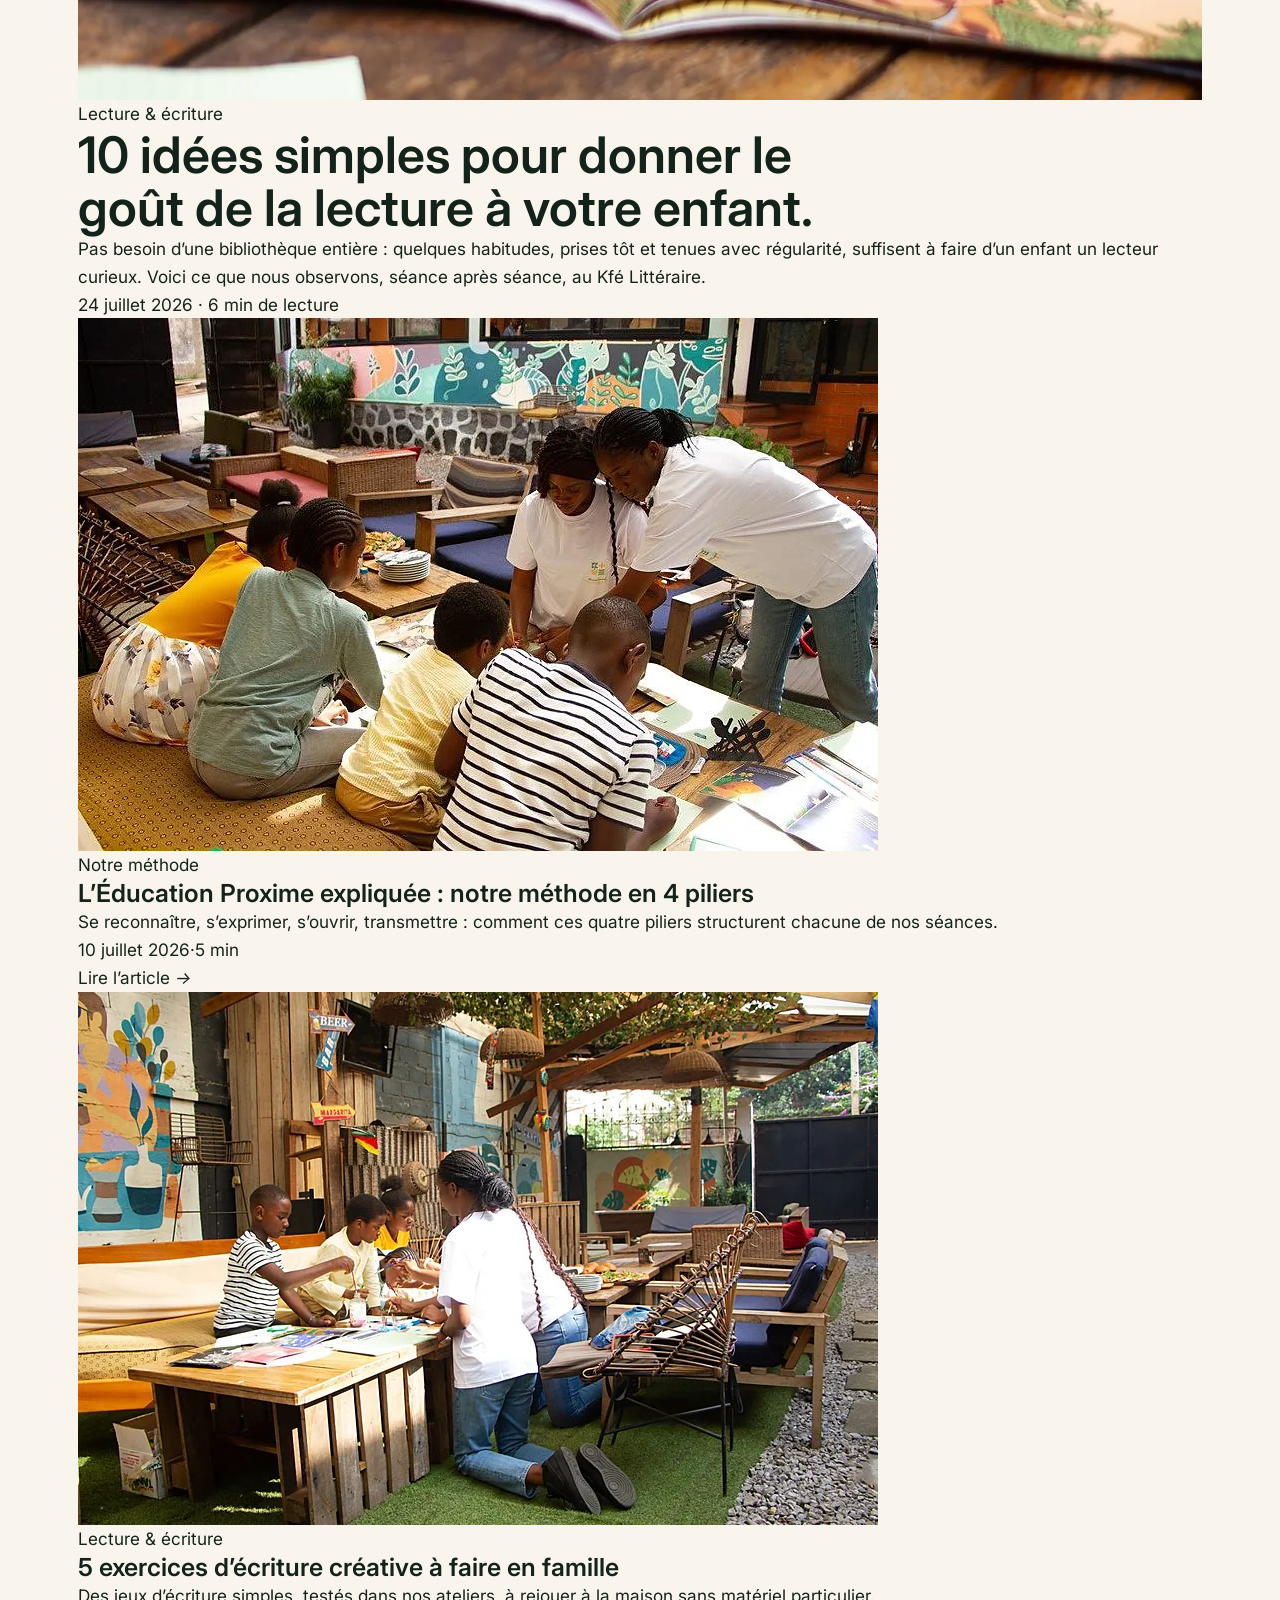
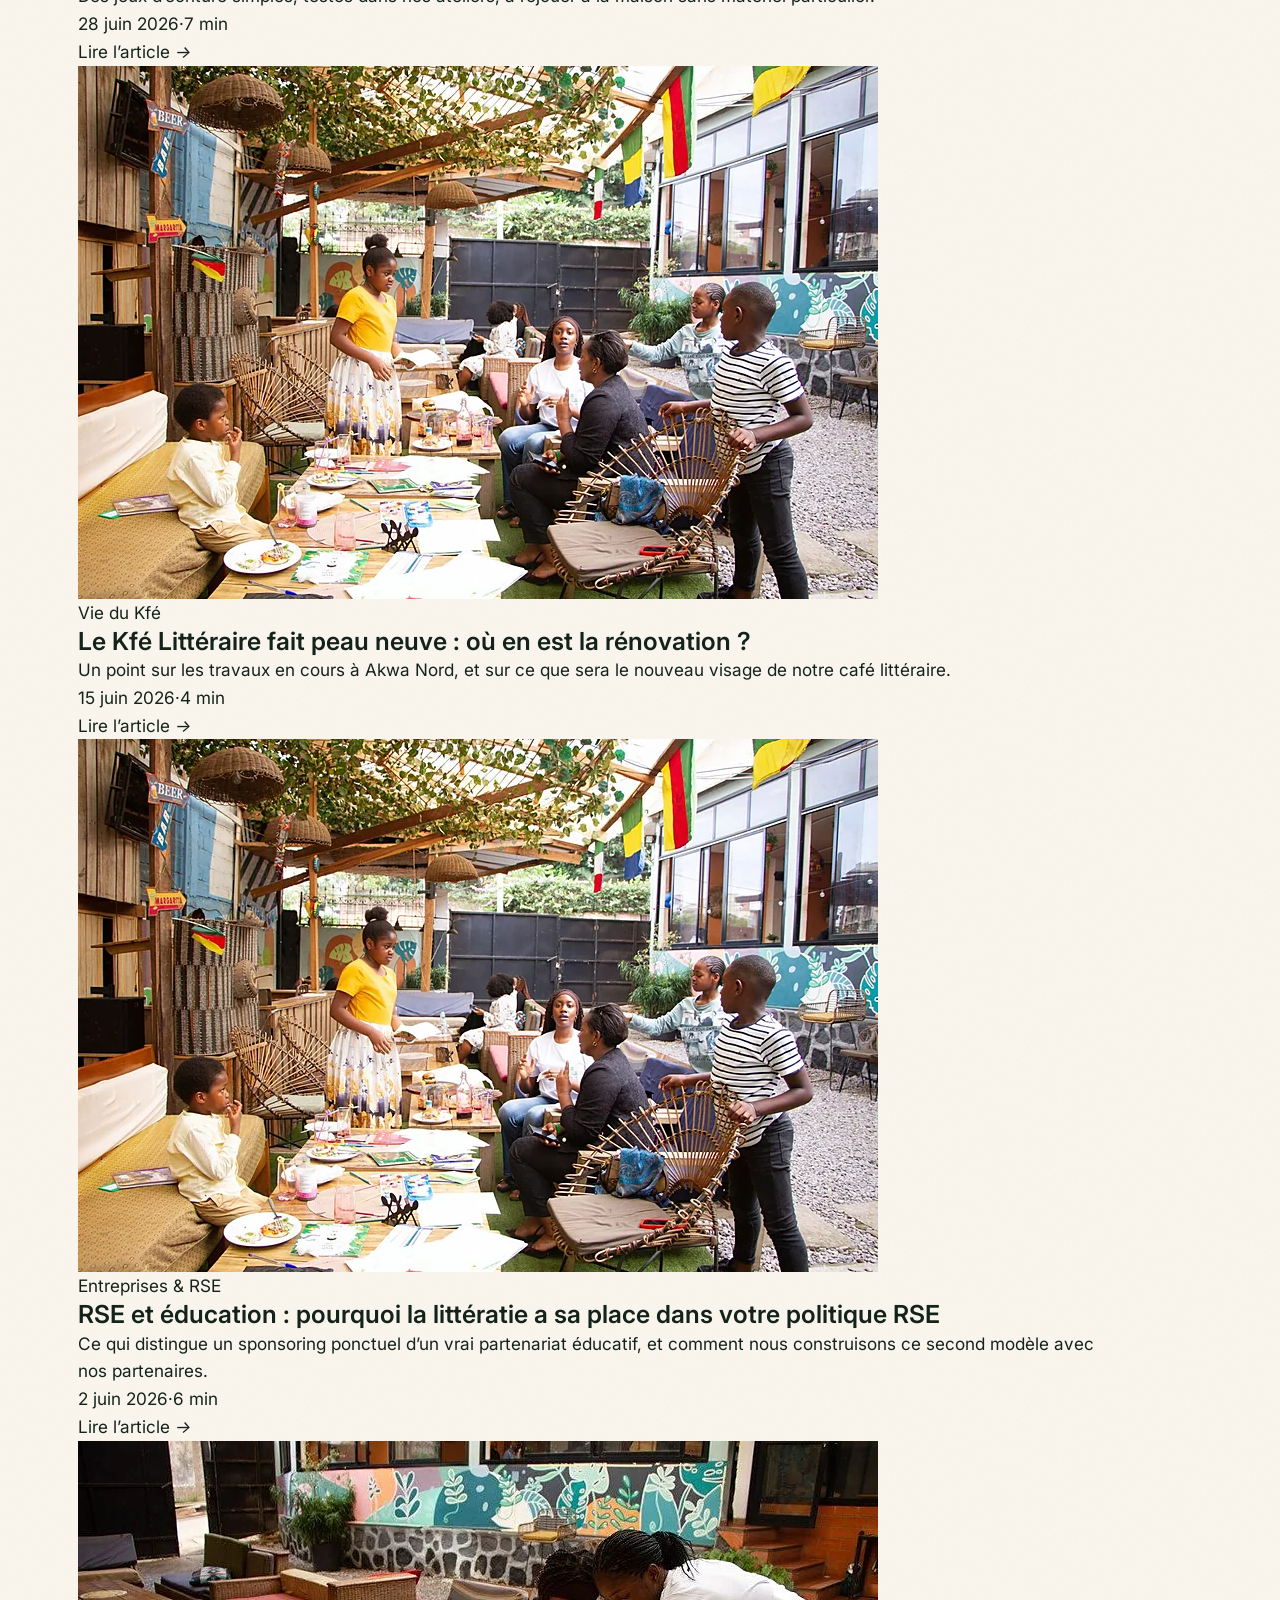
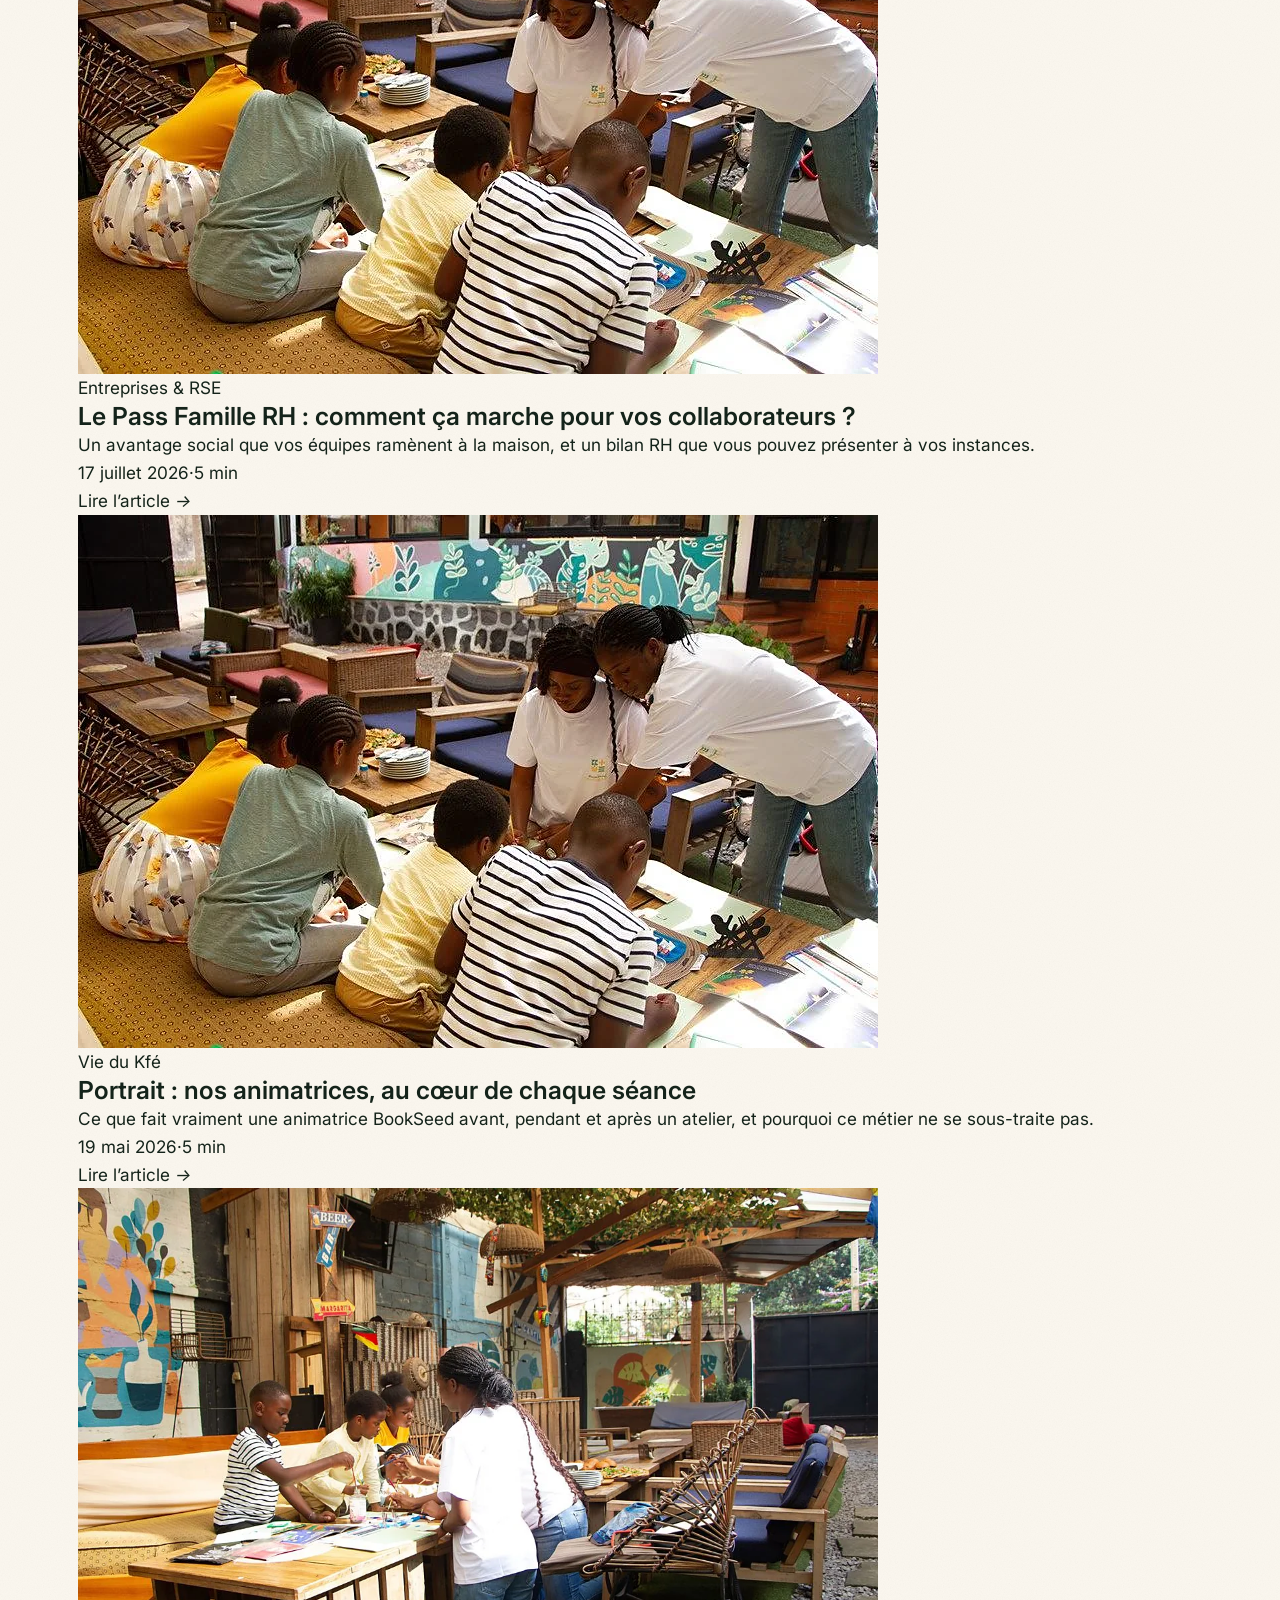
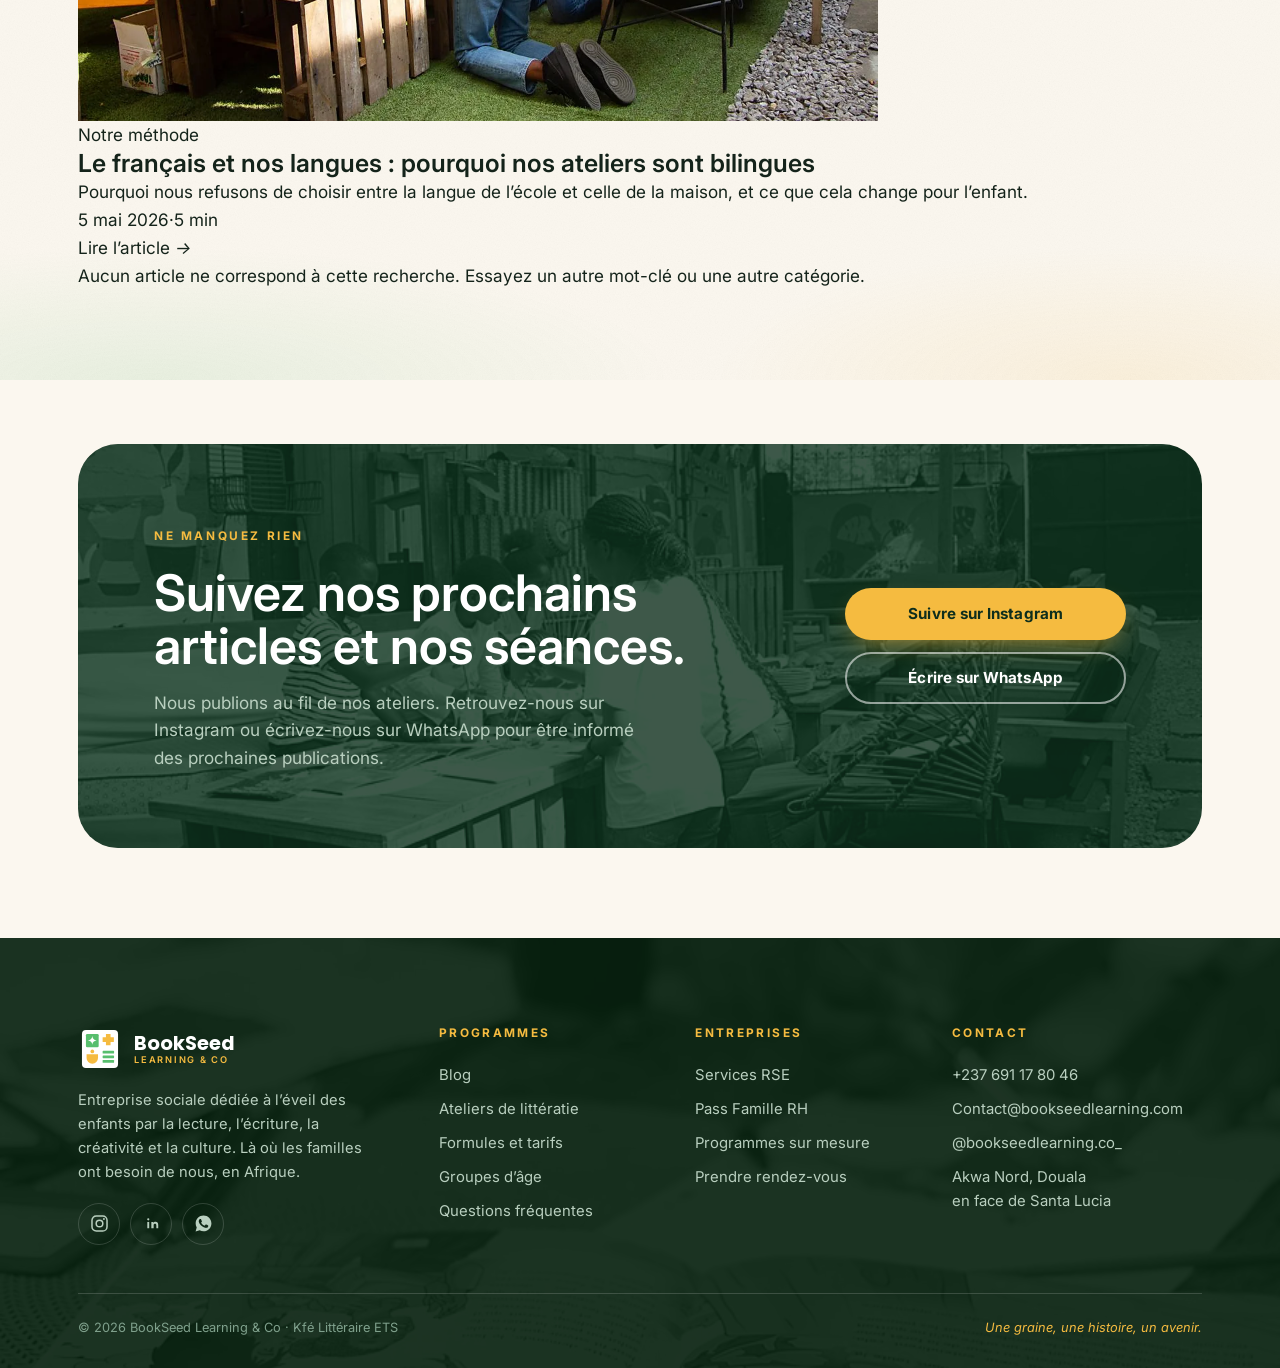
<file: blog.html>
<!DOCTYPE html>
<html lang="fr">
<head>
<meta charset="UTF-8">
<meta name="viewport" content="width=device-width, initial-scale=1">
<title>Blog · BookSeed Learning &amp; Co</title>
<meta name="description" content="Conseils de lecture et d'écriture, coulisses du Kfé Littéraire, méthode Éducation Proxime et regards sur la RSE éducative : le blog de BookSeed Learning &amp; Co.">
<meta name="theme-color" content="#0E2E1C">
<link rel="canonical" href="https://bookseedlearning.com/blog.html">
<meta property="og:type" content="website">
<meta property="og:locale" content="fr_FR">
<meta property="og:title" content="Blog · BookSeed Learning &amp; Co">
<meta property="og:description" content="Conseils de lecture et d'écriture, coulisses du Kfé Littéraire et regards sur la RSE éducative.">
<meta property="og:url" content="https://bookseedlearning.com/blog.html">
<meta property="og:image" content="https://bookseedlearning.com/assets/img/livre-illustre-1400.jpg">
<meta name="twitter:card" content="summary_large_image">
<link rel="icon" href="assets/img/logo.svg" type="image/svg+xml">
<link rel="apple-touch-icon" href="assets/img/logo.svg">
<link rel="preconnect" href="https://fonts.googleapis.com">
<link rel="preconnect" href="https://fonts.gstatic.com" crossorigin>
<link href="https://fonts.googleapis.com/css2?family=Inter:ital,wght@0,400;0,500;0,600;0,700;0,800;1,400;1,500&amp;family=Poppins:wght@700&amp;display=swap" rel="stylesheet">
<link rel="preload" as="image" href="assets/img/livre-illustre-1400.webp" type="image/webp">
<link rel="stylesheet" href="assets/css/site.css?v=2">
<script type="application/ld+json">
{
  "@context": "https://schema.org",
  "@type": "Blog",
  "name": "Blog BookSeed Learning & Co",
  "description": "Lecture, écriture, vie du Kfé Littéraire et partenariats RSE : le blog de BookSeed Learning & Co.",
  "url": "https://bookseedlearning.com/blog.html",
  "publisher": {
    "@type": "Organization",
    "name": "BookSeed Learning & Co",
    "url": "https://bookseedlearning.com/"
  },
  "inLanguage": "fr",
  "blogPost": [
    {
      "@type": "BlogPosting",
      "headline": "10 idées simples pour donner le goût de la lecture à votre enfant",
      "url": "https://bookseedlearning.com/blog-10-idees-lecture-enfants.html",
      "datePublished": "2026-07-24",
      "image": "https://bookseedlearning.com/assets/img/livre-illustre-1400.jpg",
      "author": {
        "@type": "Organization",
        "name": "BookSeed Learning & Co",
        "url": "https://bookseedlearning.com/"
      },
      "publisher": {
        "@type": "Organization",
        "name": "BookSeed Learning & Co",
        "url": "https://bookseedlearning.com/"
      }
    },
    {
      "@type": "BlogPosting",
      "headline": "Le Pass Famille RH : comment ça marche pour vos collaborateurs ?",
      "url": "https://bookseedlearning.com/blog-pass-famille-rh.html",
      "datePublished": "2026-07-17",
      "image": "https://bookseedlearning.com/assets/img/equipe-lecture-800.jpg",
      "author": {
        "@type": "Organization",
        "name": "BookSeed Learning & Co",
        "url": "https://bookseedlearning.com/"
      },
      "publisher": {
        "@type": "Organization",
        "name": "BookSeed Learning & Co",
        "url": "https://bookseedlearning.com/"
      }
    },
    {
      "@type": "BlogPosting",
      "headline": "L'Éducation Proxime expliquée : notre méthode en 4 piliers",
      "url": "https://bookseedlearning.com/blog-education-proxime-4-piliers.html",
      "datePublished": "2026-07-10",
      "image": "https://bookseedlearning.com/assets/img/equipe-lecture-800.jpg",
      "author": {
        "@type": "Organization",
        "name": "BookSeed Learning & Co",
        "url": "https://bookseedlearning.com/"
      },
      "publisher": {
        "@type": "Organization",
        "name": "BookSeed Learning & Co",
        "url": "https://bookseedlearning.com/"
      }
    },
    {
      "@type": "BlogPosting",
      "headline": "5 exercices d'écriture créative à faire en famille",
      "url": "https://bookseedlearning.com/blog-exercices-ecriture-creative-famille.html",
      "datePublished": "2026-06-28",
      "image": "https://bookseedlearning.com/assets/img/atelier-creatif-1200.jpg",
      "author": {
        "@type": "Organization",
        "name": "BookSeed Learning & Co",
        "url": "https://bookseedlearning.com/"
      },
      "publisher": {
        "@type": "Organization",
        "name": "BookSeed Learning & Co",
        "url": "https://bookseedlearning.com/"
      }
    },
    {
      "@type": "BlogPosting",
      "headline": "Le Kfé Littéraire fait peau neuve : où en est la rénovation ?",
      "url": "https://bookseedlearning.com/blog-kfe-litteraire-renovation.html",
      "datePublished": "2026-06-15",
      "image": "https://bookseedlearning.com/assets/img/kfe-terrasse-1400.jpg",
      "author": {
        "@type": "Organization",
        "name": "BookSeed Learning & Co",
        "url": "https://bookseedlearning.com/"
      },
      "publisher": {
        "@type": "Organization",
        "name": "BookSeed Learning & Co",
        "url": "https://bookseedlearning.com/"
      }
    },
    {
      "@type": "BlogPosting",
      "headline": "RSE et éducation : pourquoi la littératie a sa place dans votre politique RSE",
      "url": "https://bookseedlearning.com/blog-rse-litteratie-entreprise.html",
      "datePublished": "2026-06-02",
      "image": "https://bookseedlearning.com/assets/img/kfe-terrasse-800.jpg",
      "author": {
        "@type": "Organization",
        "name": "BookSeed Learning & Co",
        "url": "https://bookseedlearning.com/"
      },
      "publisher": {
        "@type": "Organization",
        "name": "BookSeed Learning & Co",
        "url": "https://bookseedlearning.com/"
      }
    },
    {
      "@type": "BlogPosting",
      "headline": "Portrait : nos animatrices, au cœur de chaque séance",
      "url": "https://bookseedlearning.com/blog-portrait-animatrices.html",
      "datePublished": "2026-05-19",
      "image": "https://bookseedlearning.com/assets/img/equipe-lecture-800.jpg",
      "author": {
        "@type": "Organization",
        "name": "BookSeed Learning & Co",
        "url": "https://bookseedlearning.com/"
      },
      "publisher": {
        "@type": "Organization",
        "name": "BookSeed Learning & Co",
        "url": "https://bookseedlearning.com/"
      }
    },
    {
      "@type": "BlogPosting",
      "headline": "Le français et nos langues : pourquoi nos ateliers sont bilingues",
      "url": "https://bookseedlearning.com/blog-langues-ateliers-bilingues.html",
      "datePublished": "2026-05-05",
      "image": "https://bookseedlearning.com/assets/img/atelier-creatif-800.jpg",
      "author": {
        "@type": "Organization",
        "name": "BookSeed Learning & Co",
        "url": "https://bookseedlearning.com/"
      },
      "publisher": {
        "@type": "Organization",
        "name": "BookSeed Learning & Co",
        "url": "https://bookseedlearning.com/"
      }
    }
  ]
}
</script>
</head>
<body>
<div class="progress" aria-hidden="true"></div>
<a href="#main" class="sr-only">Aller au contenu principal</a>

<header class="site-header" data-mode="over">
  <div class="wrap">
    <a href="index.html" class="brand" aria-label="BookSeed Learning &amp; Co, accueil">
      <img src="assets/img/logo.svg" alt="" width="38" height="38">
      <span class="brand-text">BookSeed<small>Learning &amp; Co</small></span>
    </a>
    <nav class="nav" aria-label="Navigation principale">
      <a class="nav-link" href="index.html">Accueil</a>
      <a class="nav-link" href="programmes.html">Programmes</a>
      <a class="nav-link" href="entreprises.html">Entreprises</a>
      <a class="nav-link" href="histoire.html">Notre histoire</a>
      <a class="nav-link" href="blog.html" aria-current="page">Blog</a>
      <a class="btn btn-gold btn-sm" href="programmes.html#formules">Inscrire un enfant</a>
    </nav>
    <button class="burger" aria-label="Ouvrir le menu" aria-expanded="false" aria-controls="drawer">
      <span></span><span></span><span></span>
    </button>
  </div>
</header>

<div class="drawer" id="drawer">
  <nav class="drawer-nav" aria-label="Navigation mobile">
    <a href="index.html">Accueil</a>
    <a href="programmes.html">Programmes</a>
    <a href="entreprises.html">Entreprises</a>
    <a href="histoire.html">Notre histoire</a>
    <a href="blog.html" aria-current="page">Blog</a>
  </nav>
  <div class="drawer-foot">
    <a class="btn btn-gold" href="programmes.html#formules">Inscrire un enfant</a>
    <a class="tel" href="tel:+237691178046">+237 691 17 80 46</a>
  </div>
</div>

<main id="main">

  <section class="page-hero">
    <div class="hero-media">
      <picture>
        <source type="image/webp" srcset="assets/img/livre-illustre-800.webp 800w, assets/img/livre-illustre-1400.webp 1400w" sizes="100vw">
        <img src="assets/img/livre-illustre-1400.jpg" alt="Album illustré africain ouvert sur une table d'atelier, entouré de crayons et de peinture" data-parallax="0.14" width="1400" height="933" fetchpriority="high">
      </picture>
    </div>
    <div class="wrap">
      <nav class="crumb" aria-label="Fil d'Ariane"><a href="index.html">Accueil</a><span aria-hidden="true">/</span><span>Blog</span></nav>
      <span class="eyebrow">Le blog</span>
      <h1 class="rv">Des mots sur la lecture, l’écriture et la vie du Kfé.</h1>
      <p class="lede rv" data-d="1">Conseils pour les familles, coulisses de nos ateliers et regards sur l’éducation, écrits par l’équipe BookSeed.</p>
    </div>
  </section>

  <div class="marquee" aria-hidden="true">
    <div class="marquee-track">
      <span>Conseils lecture</span><span>Écriture créative</span><span>Vie du Kfé</span><span>RSE &amp; entreprises</span><span>Notre méthode</span>
    </div>
  </div>

  <!-- ============ TOOLBAR + FEATURED + GRILLE ============ -->
  <section class="section grain">
    <div class="wrap">

      <div class="blog-toolbar rv">
        <div class="blog-filters" role="group" aria-label="Filtrer les articles par catégorie">
          <button class="filter-pill active" data-filter="tous" aria-pressed="true">Tous</button>
          <button class="filter-pill" data-filter="lecture-ecriture" aria-pressed="false">Lecture &amp; écriture</button>
          <button class="filter-pill" data-filter="methode" aria-pressed="false">Notre méthode</button>
          <button class="filter-pill" data-filter="vie-kfe" aria-pressed="false">Vie du Kfé</button>
          <button class="filter-pill" data-filter="entreprises-rse" aria-pressed="false">Entreprises &amp; RSE</button>
        </div>
        <div class="search-box">
          <svg width="17" height="17" viewBox="0 0 24 24" fill="none" stroke="currentColor" stroke-width="2" stroke-linecap="round"><circle cx="11" cy="11" r="7.5"/><path d="M21 21l-4.6-4.6"/></svg>
          <label class="sr-only" for="blog-search">Rechercher un article</label>
          <input type="search" id="blog-search" placeholder="Rechercher un article…" autocomplete="off">
        </div>
      </div>

      <!-- Article en avant -->
      <a class="post-feat rv" href="blog-10-idees-lecture-enfants.html">
        <div class="post-feat-media">
          <picture>
            <source type="image/webp" srcset="assets/img/livre-illustre-1400.webp">
            <img src="assets/img/livre-illustre-1400.jpg" alt="Album illustré africain ouvert sur une table d'atelier" loading="lazy" width="1400" height="933">
          </picture>
        </div>
        <div class="post-feat-body">
          <span class="post-tag">Lecture &amp; écriture</span>
          <h2>10 idées simples pour donner le goût de la lecture à votre enfant.</h2>
          <p>Pas besoin d’une bibliothèque entière : quelques habitudes, prises tôt et tenues avec régularité, suffisent à faire d’un enfant un lecteur curieux. Voici ce que nous observons, séance après séance, au Kfé Littéraire.</p>
          <div class="post-meta">
            <span>24 juillet 2026</span>
            <span>·</span>
            <span>6 min de lecture</span>
          </div>
        </div>
      </a>

      <!-- Grille -->
      <div class="post-grid">

        <a class="post-card rv" data-cat="methode" data-search="l'éducation proxime expliquée notre méthode en 4 piliers se reconnaître s'exprimer s'ouvrir transmettre" href="blog-education-proxime-4-piliers.html">
          <div class="post-card-media">
            <picture>
              <source type="image/webp" srcset="assets/img/equipe-lecture-800.webp">
              <img src="assets/img/equipe-lecture-800.jpg" alt="Deux animatrices BookSeed avec un groupe d'enfants" loading="lazy" width="800" height="533">
            </picture>
          </div>
          <div class="post-card-body">
            <span class="post-tag">Notre méthode</span>
            <h3>L’Éducation Proxime expliquée : notre méthode en 4 piliers</h3>
            <p>Se reconnaître, s’exprimer, s’ouvrir, transmettre : comment ces quatre piliers structurent chacune de nos séances.</p>
            <div class="post-meta"><span>10 juillet 2026</span><span>·</span><span>5 min</span></div>
            <span class="go">Lire l’article <i>&rarr;</i></span>
          </div>
        </a>

        <a class="post-card rv" data-d="1" data-cat="lecture-ecriture" data-search="5 exercices d'écriture créative à faire en famille imaginer rédiger lire à voix haute" href="blog-exercices-ecriture-creative-famille.html">
          <div class="post-card-media">
            <picture>
              <source type="image/webp" srcset="assets/img/atelier-creatif-800.webp">
              <img src="assets/img/atelier-creatif-800.jpg" alt="Animatrice accompagnant un petit groupe d'enfants pendant un atelier créatif" loading="lazy" width="800" height="533">
            </picture>
          </div>
          <div class="post-card-body">
            <span class="post-tag">Lecture &amp; écriture</span>
            <h3>5 exercices d’écriture créative à faire en famille</h3>
            <p>Des jeux d’écriture simples, testés dans nos ateliers, à rejouer à la maison sans matériel particulier.</p>
            <div class="post-meta"><span>28 juin 2026</span><span>·</span><span>7 min</span></div>
            <span class="go">Lire l’article <i>&rarr;</i></span>
          </div>
        </a>

        <a class="post-card rv" data-d="2" data-cat="vie-kfe" data-search="le kfé littéraire fait peau neuve rénovation douala" href="blog-kfe-litteraire-renovation.html">
          <div class="post-card-media">
            <picture>
              <source type="image/webp" srcset="assets/img/kfe-terrasse-800.webp">
              <img src="assets/img/kfe-terrasse-800.jpg" alt="La terrasse du Kfé Littéraire à Douala" loading="lazy" width="800" height="533">
            </picture>
          </div>
          <div class="post-card-body">
            <span class="post-tag">Vie du Kfé</span>
            <h3>Le Kfé Littéraire fait peau neuve : où en est la rénovation ?</h3>
            <p>Un point sur les travaux en cours à Akwa Nord, et sur ce que sera le nouveau visage de notre café littéraire.</p>
            <div class="post-meta"><span>15 juin 2026</span><span>·</span><span>4 min</span></div>
            <span class="go">Lire l’article <i>&rarr;</i></span>
          </div>
        </a>

        <a class="post-card rv" data-cat="entreprises-rse" data-search="rse et éducation littératie entreprise politique rse pass famille" href="blog-rse-litteratie-entreprise.html">
          <div class="post-card-media">
            <picture>
              <source type="image/webp" srcset="assets/img/kfe-terrasse-800.webp">
              <img src="assets/img/kfe-terrasse-800.jpg" alt="Terrasse du Kfé Littéraire préparée pour un événement d'entreprise" loading="lazy" width="800" height="533">
            </picture>
          </div>
          <div class="post-card-body">
            <span class="post-tag">Entreprises &amp; RSE</span>
            <h3>RSE et éducation : pourquoi la littératie a sa place dans votre politique RSE</h3>
            <p>Ce qui distingue un sponsoring ponctuel d’un vrai partenariat éducatif, et comment nous construisons ce second modèle avec nos partenaires.</p>
            <div class="post-meta"><span>2 juin 2026</span><span>·</span><span>6 min</span></div>
            <span class="go">Lire l’article <i>&rarr;</i></span>
          </div>
        </a>

        <a class="post-card rv" data-cat="entreprises-rse" data-search="le pass famille rh comment ça marche pour vos collaborateurs ressources humaines" href="blog-pass-famille-rh.html">
          <div class="post-card-media">
            <picture>
              <source type="image/webp" srcset="assets/img/equipe-lecture-800.webp">
              <img src="assets/img/equipe-lecture-800.jpg" alt="Animatrices BookSeed accompagnant un groupe d'enfants" loading="lazy" width="800" height="533">
            </picture>
          </div>
          <div class="post-card-body">
            <span class="post-tag">Entreprises &amp; RSE</span>
            <h3>Le Pass Famille RH : comment ça marche pour vos collaborateurs ?</h3>
            <p>Un avantage social que vos équipes ramènent à la maison, et un bilan RH que vous pouvez présenter à vos instances.</p>
            <div class="post-meta"><span>17 juillet 2026</span><span>·</span><span>5 min</span></div>
            <span class="go">Lire l’article <i>&rarr;</i></span>
          </div>
        </a>

        <a class="post-card rv" data-d="1" data-cat="vie-kfe" data-search="portrait nos animatrices au cœur de chaque séance équipe" href="blog-portrait-animatrices.html">
          <div class="post-card-media">
            <picture>
              <source type="image/webp" srcset="assets/img/equipe-lecture-800.webp">
              <img src="assets/img/equipe-lecture-800.jpg" alt="Deux animatrices BookSeed avec un groupe d'enfants" loading="lazy" width="800" height="533">
            </picture>
          </div>
          <div class="post-card-body">
            <span class="post-tag">Vie du Kfé</span>
            <h3>Portrait : nos animatrices, au cœur de chaque séance</h3>
            <p>Ce que fait vraiment une animatrice BookSeed avant, pendant et après un atelier, et pourquoi ce métier ne se sous-traite pas.</p>
            <div class="post-meta"><span>19 mai 2026</span><span>·</span><span>5 min</span></div>
            <span class="go">Lire l’article <i>&rarr;</i></span>
          </div>
        </a>

        <a class="post-card rv" data-d="2" data-cat="methode" data-search="le français et nos langues pourquoi nos ateliers sont bilingues" href="blog-langues-ateliers-bilingues.html">
          <div class="post-card-media">
            <picture>
              <source type="image/webp" srcset="assets/img/atelier-creatif-1200.webp">
              <img src="assets/img/atelier-creatif-1200.jpg" alt="Animatrice agenouillée auprès des enfants pendant un atelier créatif" loading="lazy" width="800" height="533">
            </picture>
          </div>
          <div class="post-card-body">
            <span class="post-tag">Notre méthode</span>
            <h3>Le français et nos langues : pourquoi nos ateliers sont bilingues</h3>
            <p>Pourquoi nous refusons de choisir entre la langue de l’école et celle de la maison, et ce que cela change pour l’enfant.</p>
            <div class="post-meta"><span>5 mai 2026</span><span>·</span><span>5 min</span></div>
            <span class="go">Lire l’article <i>&rarr;</i></span>
          </div>
        </a>

      </div>

      <p class="post-empty" role="status">Aucun article ne correspond à cette recherche. Essayez un autre mot-clé ou une autre catégorie.</p>

    </div>
  </section>

  <!-- ============ CTA ============ -->
  <section class="section">
    <div class="wrap">
      <div class="cta rv">
        <div>
          <span class="eyebrow">Ne manquez rien</span>
          <h2>Suivez nos prochains articles et nos séances.</h2>
          <p>Nous publions au fil de nos ateliers. Retrouvez-nous sur Instagram ou écrivez-nous sur WhatsApp pour être informé des prochaines publications.</p>
        </div>
        <div class="cta-actions">
          <a class="btn btn-gold" href="https://www.instagram.com/bookseedlearning.co_" target="_blank" rel="noopener">Suivre sur Instagram</a>
          <a class="btn btn-light" href="https://wa.me/237691178046?text=Bonjour%2C%20je%20m%E2%80%99int%C3%A9resse%20aux%20activit%C3%A9s%20de%20BookSeed%20Learning%20%26%20Co%20et%20j%E2%80%99aimerais%20avoir%20plus%20d%E2%80%99informations." target="_blank" rel="noopener">Écrire sur WhatsApp</a>
        </div>
      </div>
    </div>
  </section>

</main>

<footer class="site-footer">
  <div class="wrap">
    <div class="foot-top">
      <div>
        <div class="foot-brand">
          <img src="assets/img/logo.svg" alt="" width="44" height="44">
          <b>BookSeed<small>Learning &amp; Co</small></b>
        </div>
        <p>Entreprise sociale dédiée à l’éveil des enfants par la lecture, l’écriture, la créativité et la culture. Là où les familles ont besoin de nous, en Afrique.</p>
        <div class="socials">
          <a class="social" href="https://www.instagram.com/bookseedlearning.co_" target="_blank" rel="noopener" aria-label="Instagram">
            <svg width="19" height="19" viewBox="0 0 24 24" fill="none" stroke="currentColor" stroke-width="1.9"><rect x="2.5" y="2.5" width="19" height="19" rx="5.5"/><circle cx="12" cy="12" r="4.2"/><circle cx="17.6" cy="6.4" r="1.2" fill="currentColor" stroke="none"/></svg>
          </a>
          <a class="social" href="https://www.linkedin.com/company/bookseed-learning-co-africa/" target="_blank" rel="noopener" aria-label="LinkedIn">
            <svg width="19" height="19" viewBox="0 0 24 24" fill="currentColor"><rect x="6.7" y="10" width="2.4" height="8"/><circle cx="7.9" cy="6.7" r="1.4"/><path d="M11.8 18v-8h2.4v1.2c.6-.9 1.6-1.5 2.9-1.5 2.2 0 3.4 1.5 3.4 4.1V18h-2.4v-3.7c0-1.3-.5-2.1-1.6-2.1-.9 0-1.5.6-1.7 1.2-.1.2-.1.5-.1.8V18z"/></svg>
          </a>
          <a class="social" href="https://wa.me/237691178046?text=Bonjour%2C%20je%20m%E2%80%99int%C3%A9resse%20aux%20activit%C3%A9s%20de%20BookSeed%20Learning%20%26%20Co%20et%20j%E2%80%99aimerais%20avoir%20plus%20d%E2%80%99informations." target="_blank" rel="noopener" aria-label="WhatsApp">
            <svg width="19" height="19" viewBox="0 0 24 24" fill="currentColor"><path d="M12.04 2c-5.5 0-9.96 4.46-9.96 9.96 0 1.76.46 3.48 1.34 5L2 22l5.16-1.35a9.9 9.9 0 004.88 1.25h.01c5.5 0 9.96-4.46 9.96-9.96S17.54 2 12.04 2zm5.83 14.06c-.25.7-1.44 1.33-2 1.42-.51.08-1.16.11-1.87-.12-.43-.14-.99-.32-1.7-.63-2.99-1.29-4.94-4.3-5.09-4.5-.15-.2-1.22-1.62-1.22-3.09s.77-2.19 1.04-2.49c.27-.3.59-.37.79-.37h.57c.18 0 .43-.07.67.51.25.6.84 2.07.91 2.22.07.15.12.32.02.52-.1.2-.15.32-.3.5l-.44.51c-.15.15-.3.31-.13.61.17.3.76 1.25 1.63 2.03 1.12 1 2.06 1.31 2.36 1.46.3.15.47.12.65-.07.17-.2.75-.87.95-1.17.2-.3.4-.25.67-.15.27.1 1.72.81 2.01.96.3.15.5.22.57.35.07.12.07.72-.18 1.42z"/></svg>
          </a>
        </div>
      </div>
      <div>
        <h4>Programmes</h4>
        <a href="blog.html">Blog</a>
        <a href="programmes.html">Ateliers de littératie</a>
        <a href="programmes.html#formules">Formules et tarifs</a>
        <a href="programmes.html#ages">Groupes d’âge</a>
        <a href="programmes.html#faq">Questions fréquentes</a>
      </div>
      <div>
        <h4>Entreprises</h4>
        <a href="entreprises.html">Services RSE</a>
        <a href="entreprises.html#pass">Pass Famille RH</a>
        <a href="entreprises.html#surmesure">Programmes sur mesure</a>
        <a href="entreprises.html#contact">Prendre rendez-vous</a>
      </div>
      <div>
        <h4>Contact</h4>
        <a href="tel:+237691178046">+237 691 17 80 46</a>
        <a href="mailto:Contact@bookseedlearning.com">Contact@bookseedlearning.com</a>
        <a href="https://www.instagram.com/bookseedlearning.co_" target="_blank" rel="noopener">@bookseedlearning.co_</a>
        <a href="histoire.html#contact">Akwa Nord, Douala<br>en face de Santa Lucia</a>
      </div>
    </div>
    <div class="foot-bottom">
      <span>© <span data-year>2026</span> BookSeed Learning &amp; Co · Kfé Littéraire ETS</span>
      <span class="tag">Une graine, une histoire, un avenir.</span>
    </div>
  </div>
</footer>

<a class="wa" href="https://wa.me/237691178046?text=Bonjour%2C%20je%20m%E2%80%99int%C3%A9resse%20aux%20activit%C3%A9s%20de%20BookSeed%20Learning%20%26%20Co%20et%20j%E2%80%99aimerais%20avoir%20plus%20d%E2%80%99informations." target="_blank" rel="noopener" aria-label="Nous écrire sur WhatsApp">
  <svg viewBox="0 0 24 24" fill="currentColor"><path d="M12.04 2c-5.5 0-9.96 4.46-9.96 9.96 0 1.76.46 3.48 1.34 5L2 22l5.16-1.35a9.9 9.9 0 004.88 1.25h.01c5.5 0 9.96-4.46 9.96-9.96S17.54 2 12.04 2zm5.83 14.06c-.25.7-1.44 1.33-2 1.42-.51.08-1.16.11-1.87-.12-.43-.14-.99-.32-1.7-.63-2.99-1.29-4.94-4.3-5.09-4.5-.15-.2-1.22-1.62-1.22-3.09s.77-2.19 1.04-2.49c.27-.3.59-.37.79-.37h.57c.18 0 .43-.07.67.51.25.6.84 2.07.91 2.22.07.15.12.32.02.52-.1.2-.15.32-.3.5l-.44.51c-.15.15-.3.31-.13.61.17.3.76 1.25 1.63 2.03 1.12 1 2.06 1.31 2.36 1.46.3.15.47.12.65-.07.17-.2.75-.87.95-1.17.2-.3.4-.25.67-.15.27.1 1.72.81 2.01.96.3.15.5.22.57.35.07.12.07.72-.18 1.42z"/></svg>
</a>

<script src="assets/js/site.js?v=2" defer></script>
</body>
</html>
</file>
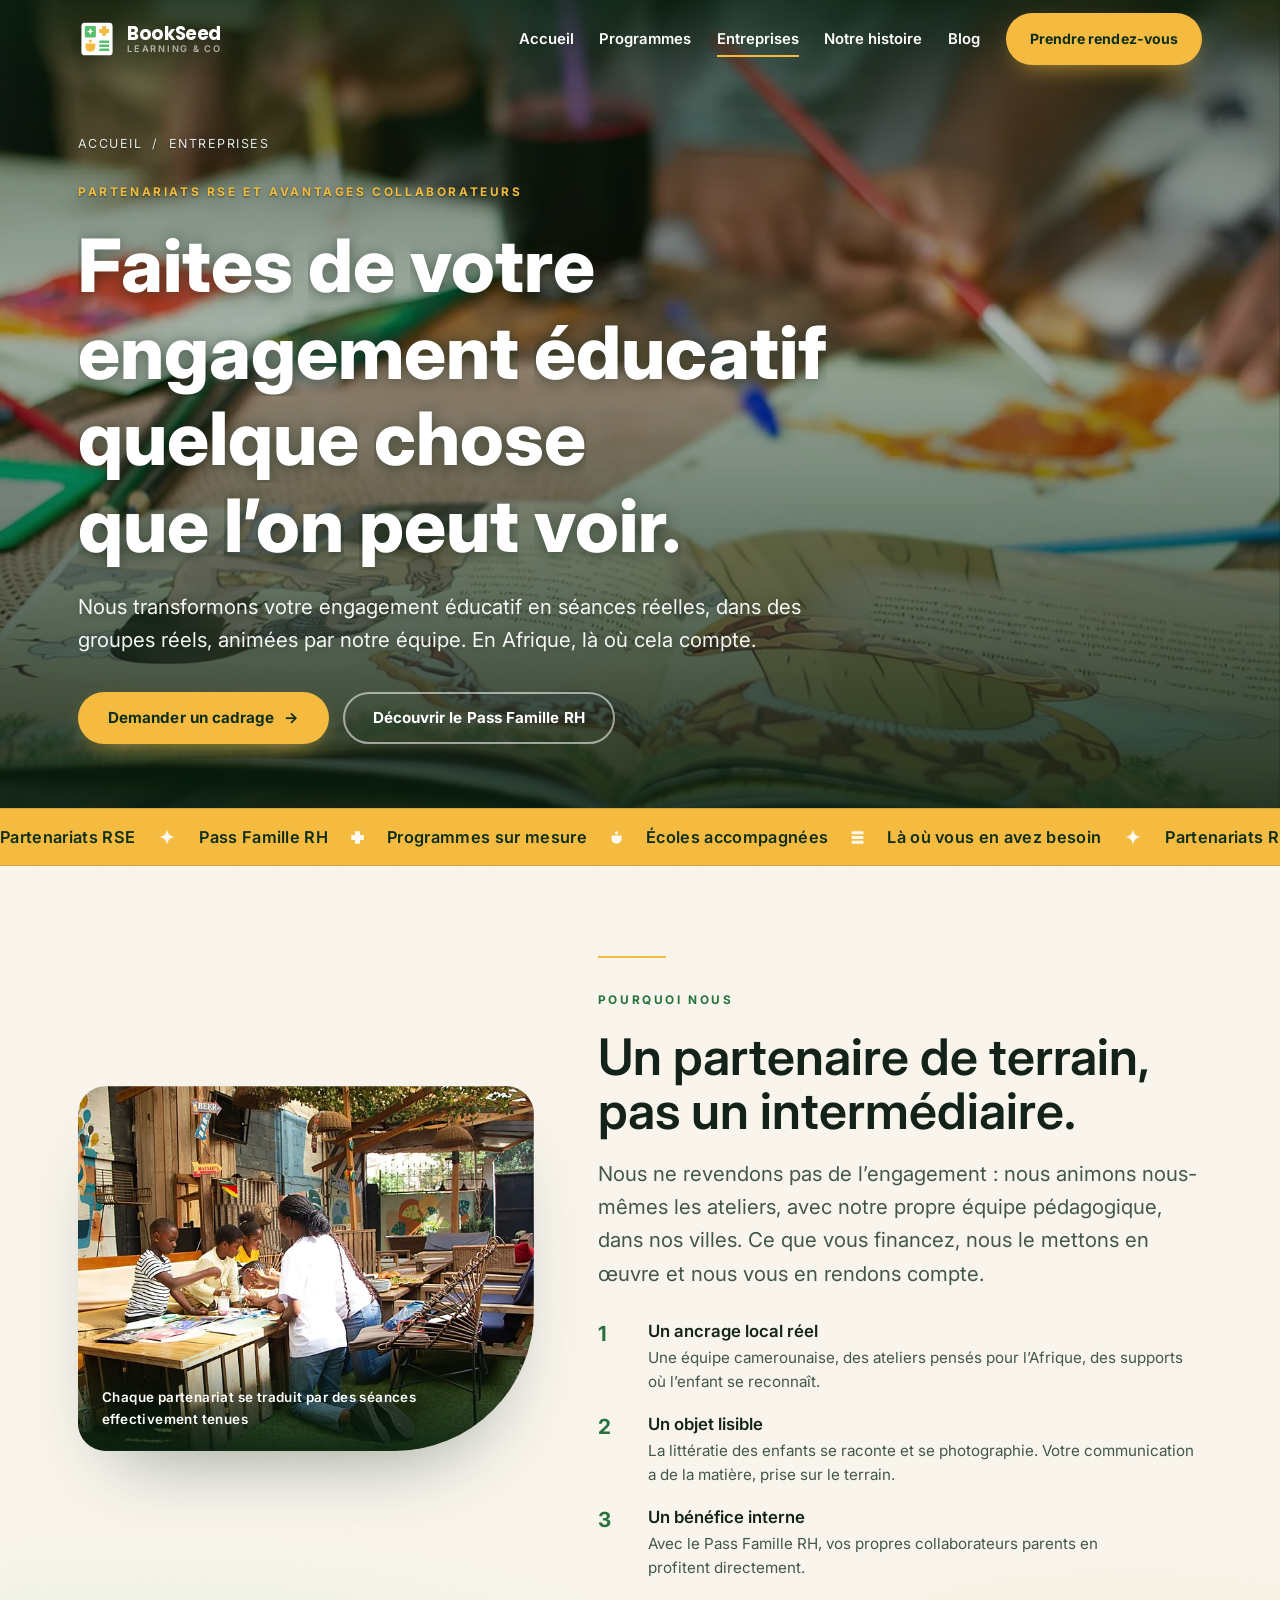
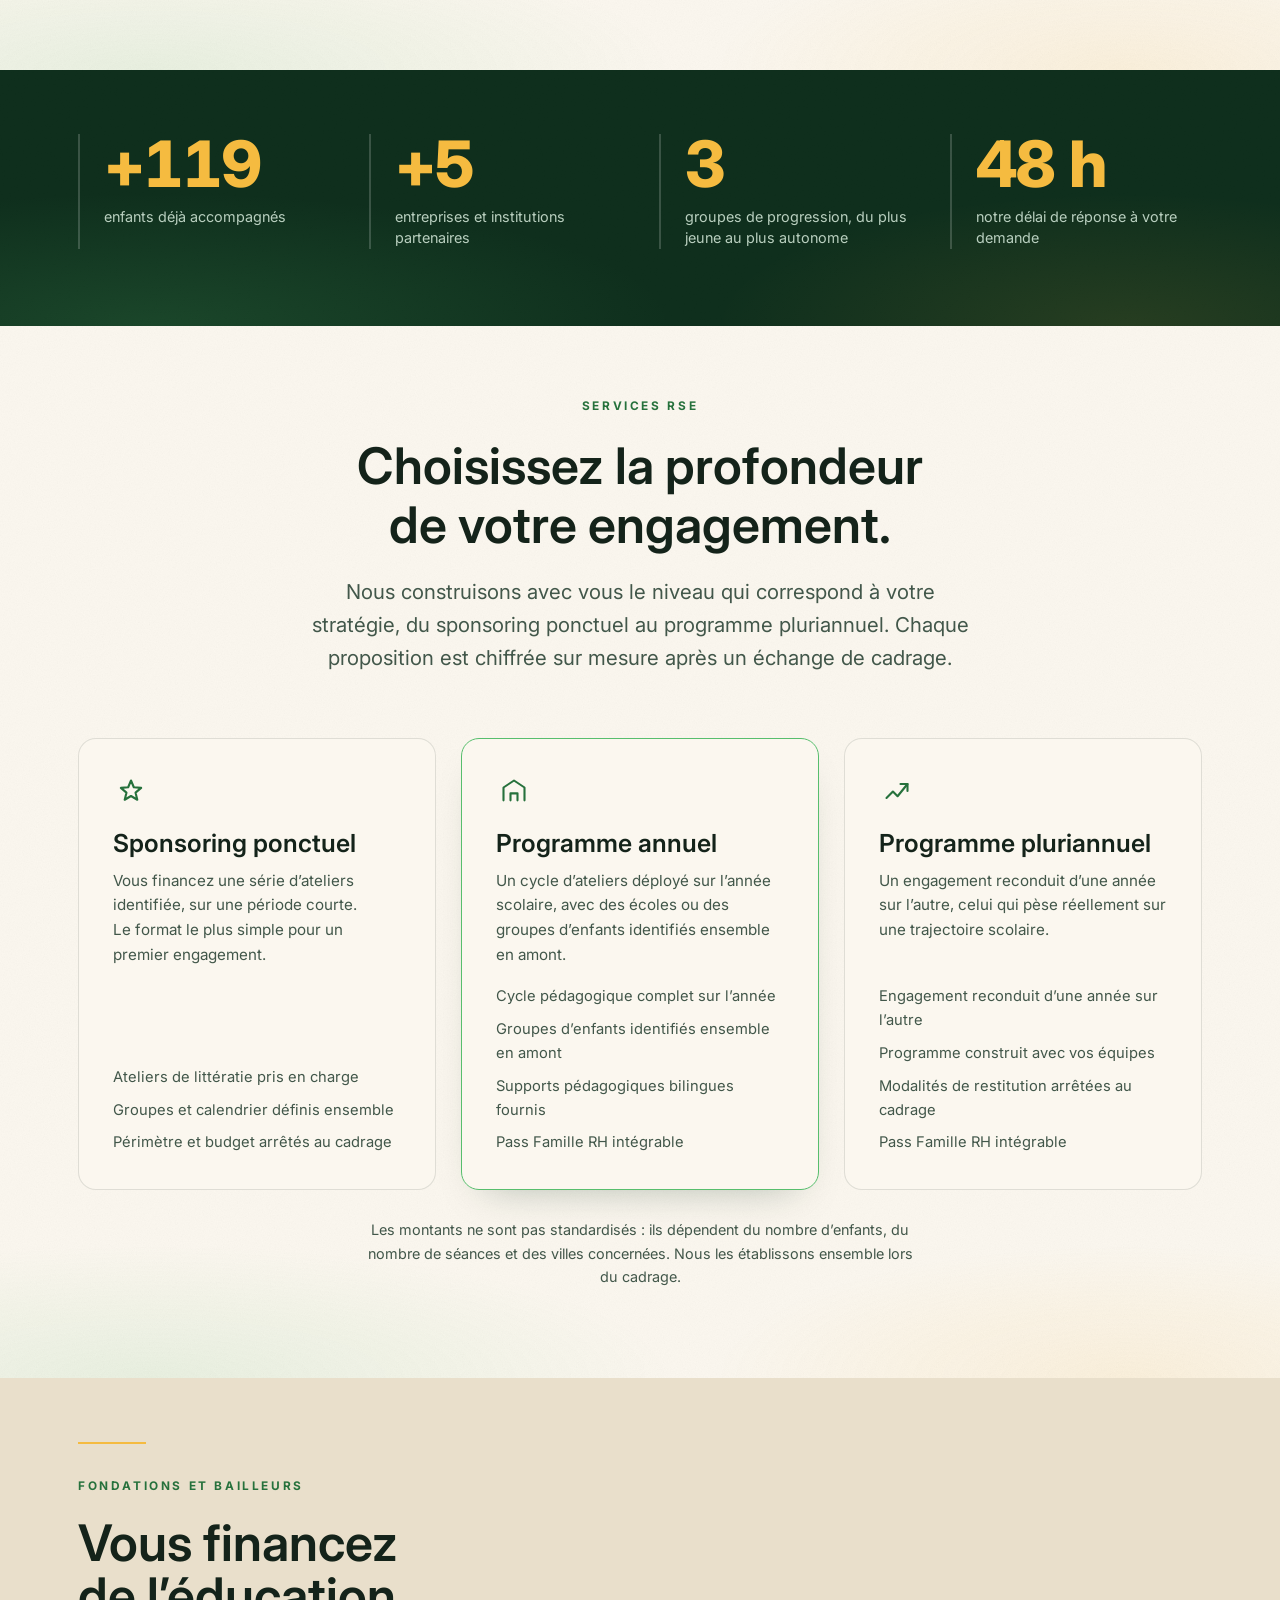
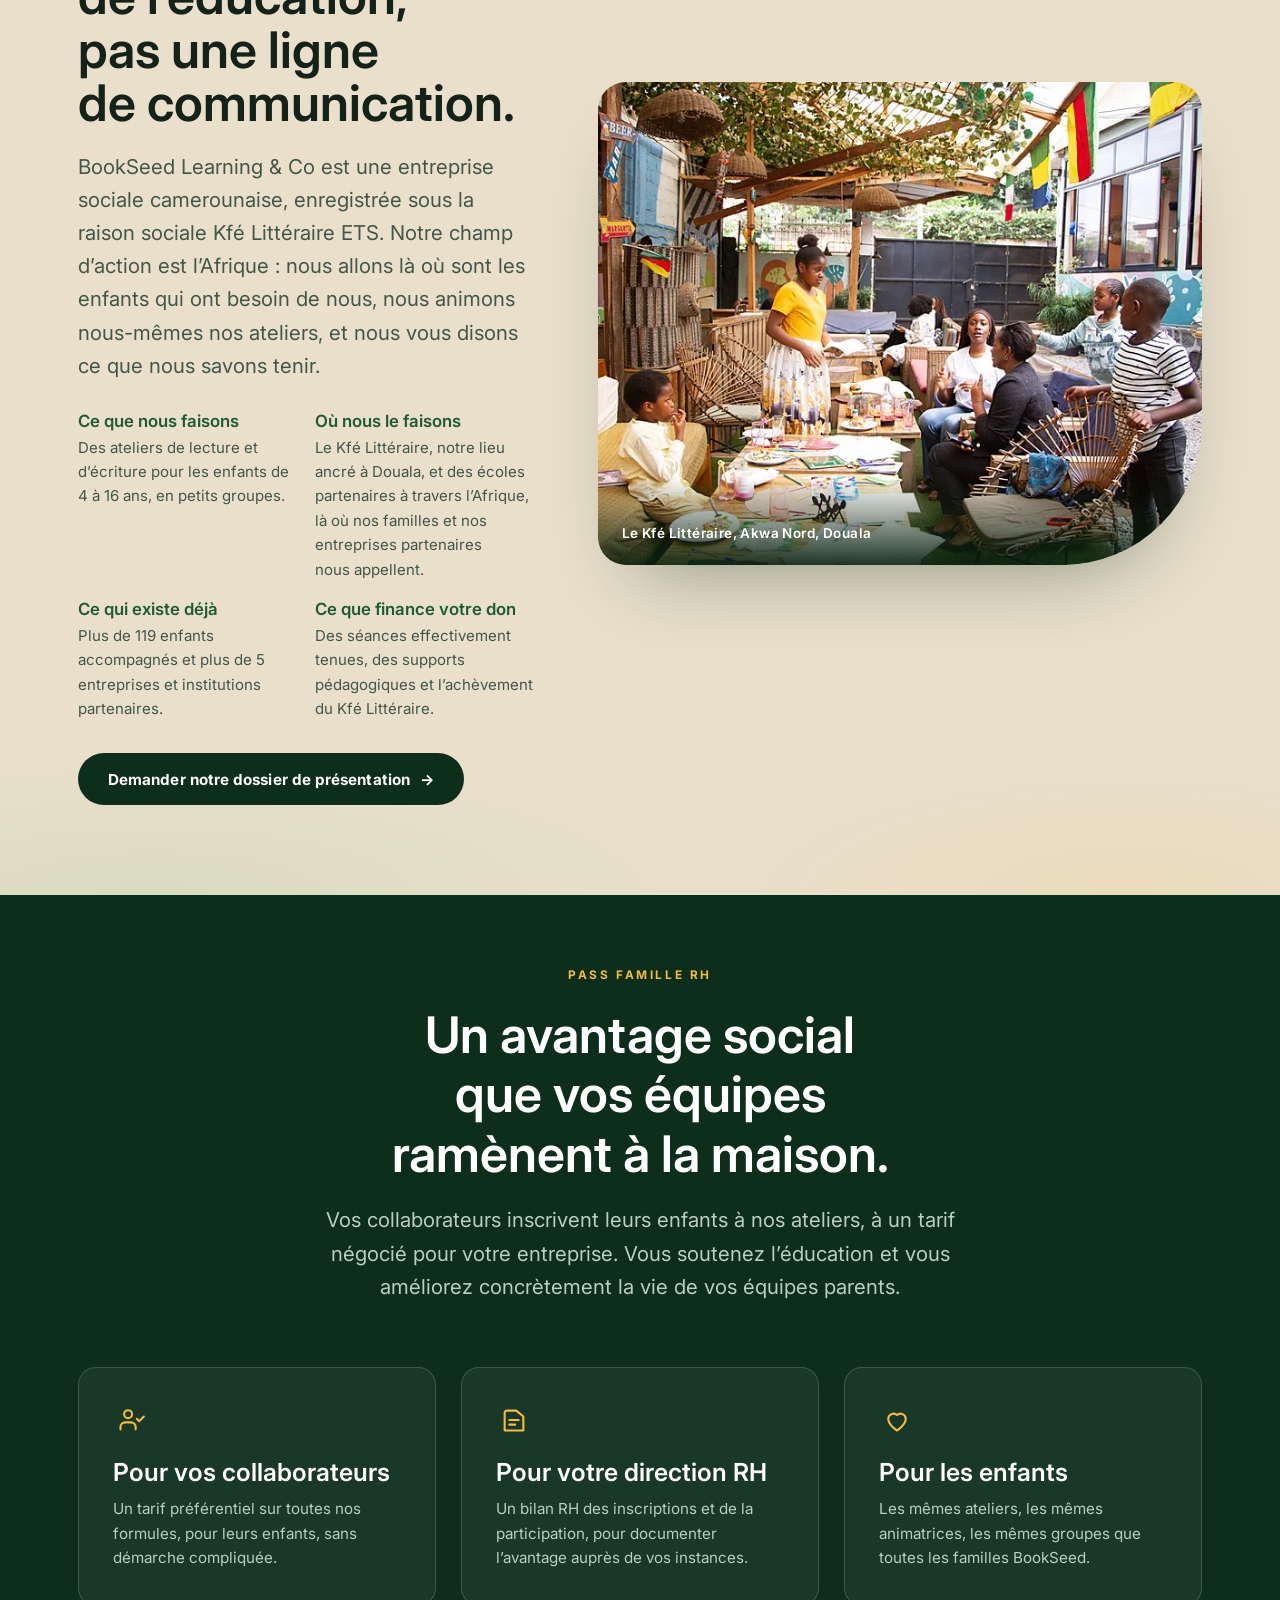
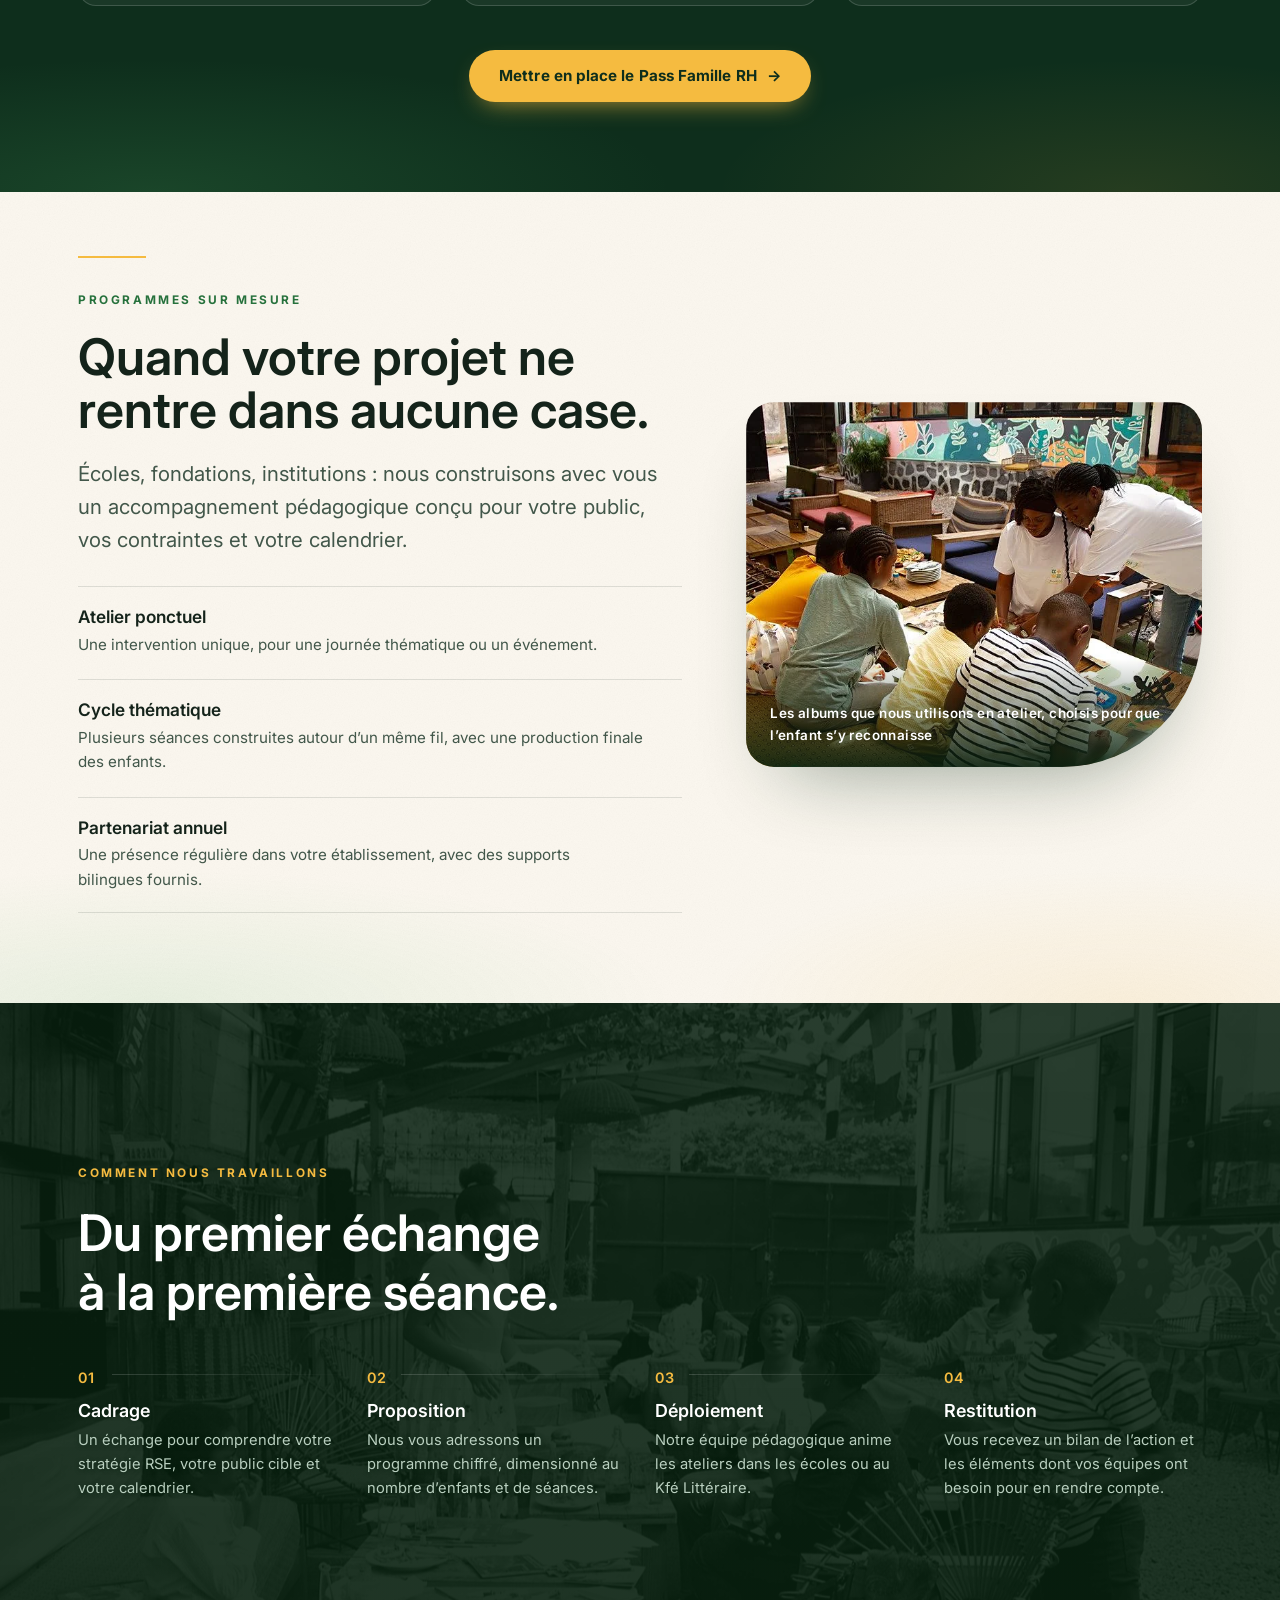
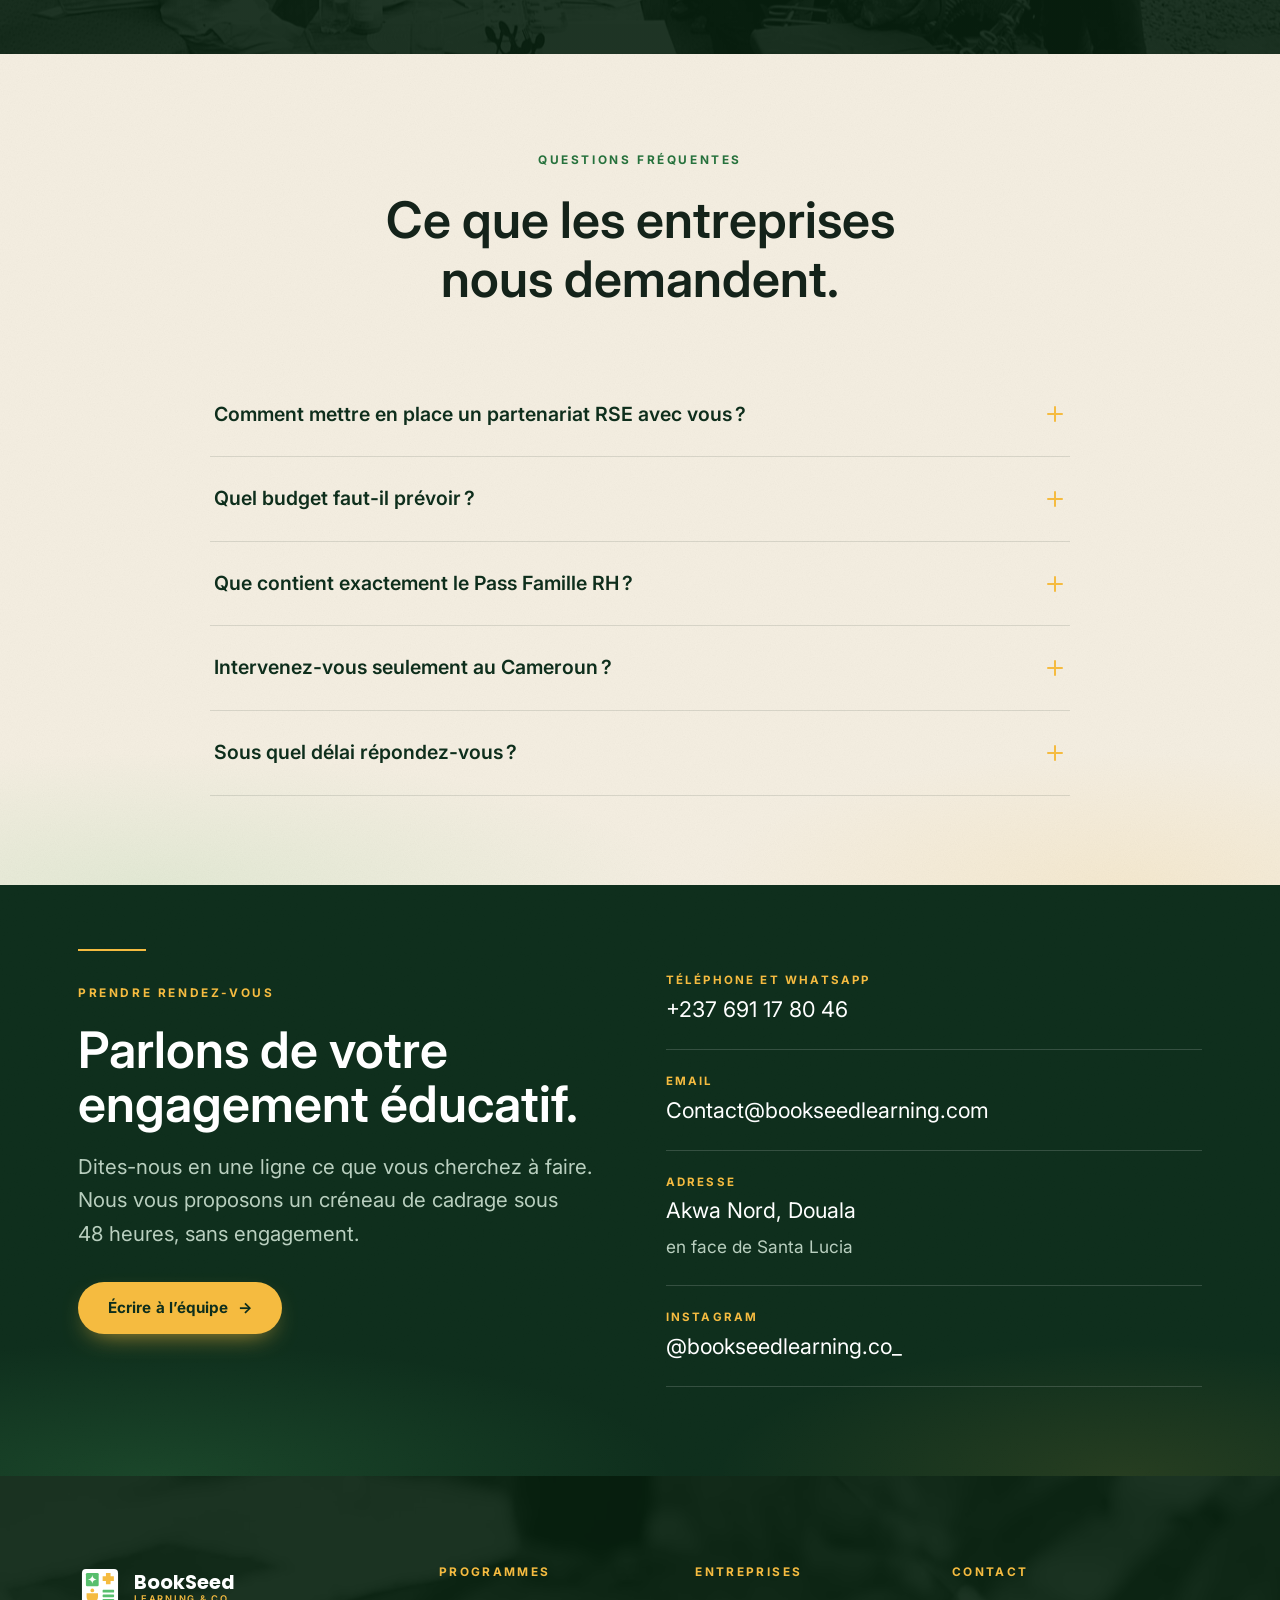
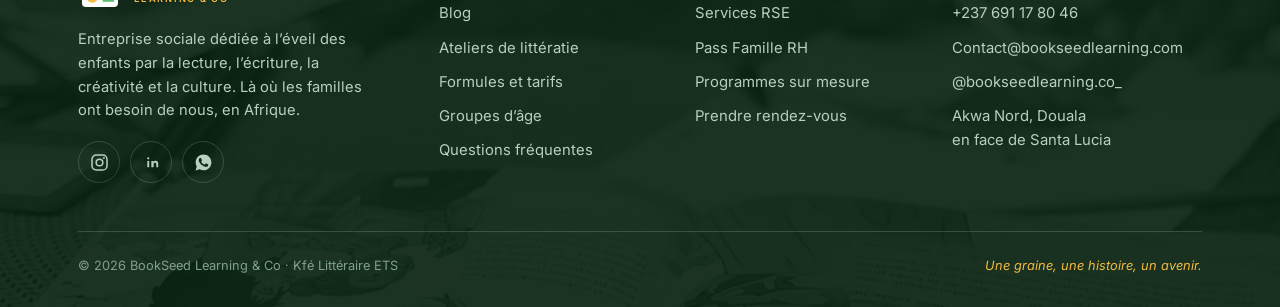
<file: entreprises.html>
<!DOCTYPE html>
<html lang="fr">
<head>
<meta charset="UTF-8">
<meta name="viewport" content="width=device-width, initial-scale=1">
<title>Entreprises et RSE · BookSeed Learning &amp; Co</title>
<meta name="description" content="Donnez à votre politique RSE un ancrage éducatif concret en Afrique : partenariats RSE, Pass Famille RH pour vos collaborateurs et programmes sur mesure avec les écoles.">
<meta name="theme-color" content="#0E2E1C">
<link rel="canonical" href="https://bookseedlearning.com/entreprises.html">
<meta property="og:type" content="website">
<meta property="og:locale" content="fr_FR">
<meta property="og:title" content="Entreprises et RSE · BookSeed Learning &amp; Co">
<meta property="og:description" content="Partenariats RSE éducatifs, Pass Famille RH et programmes sur mesure, en Afrique.">
<meta property="og:url" content="https://bookseedlearning.com/entreprises.html">
<meta property="og:image" content="https://bookseedlearning.com/assets/img/livre-illustre-1400.jpg">
<meta name="twitter:card" content="summary_large_image">
<link rel="icon" href="assets/img/logo.svg" type="image/svg+xml">
<link rel="preconnect" href="https://fonts.googleapis.com">
<link rel="preconnect" href="https://fonts.gstatic.com" crossorigin>
<link href="https://fonts.googleapis.com/css2?family=Inter:ital,wght@0,400;0,500;0,600;0,700;0,800;1,400;1,500&amp;family=Poppins:wght@700&amp;display=swap" rel="stylesheet">
<link rel="stylesheet" href="assets/css/site.css?v=2">
<script type="application/ld+json">
{
  "@context": "https://schema.org",
  "@type": "WebPage",
  "name": "Entreprises et RSE · BookSeed Learning & Co",
  "description": "Donnez à votre politique RSE un ancrage éducatif concret en Afrique : partenariats RSE, Pass Famille RH pour vos collaborateurs et programmes sur mesure avec les écoles.",
  "url": "https://bookseedlearning.com/entreprises.html",
  "inLanguage": "fr",
  "isPartOf": {
    "@type": "WebSite",
    "name": "BookSeed Learning & Co",
    "url": "https://bookseedlearning.com/"
  },
  "about": {
    "@type": "EducationalOrganization",
    "name": "BookSeed Learning & Co",
    "url": "https://bookseedlearning.com/"
  }
}
</script>
<script type="application/ld+json">
{
  "@context": "https://schema.org",
  "@type": "BreadcrumbList",
  "itemListElement": [
    {
      "@type": "ListItem",
      "position": 1,
      "name": "Accueil",
      "item": "https://bookseedlearning.com/"
    },
    {
      "@type": "ListItem",
      "position": 2,
      "name": "Entreprises",
      "item": "https://bookseedlearning.com/entreprises.html"
    }
  ]
}
</script>
</head>
<body>
<div class="progress" aria-hidden="true"></div>
<a href="#main" class="sr-only">Aller au contenu principal</a>

<header class="site-header" data-mode="over">
  <div class="wrap">
    <a href="index.html" class="brand" aria-label="BookSeed Learning &amp; Co, accueil">
      <img src="assets/img/logo.svg" alt="" width="38" height="38">
      <span class="brand-text">BookSeed<small>Learning &amp; Co</small></span>
    </a>
    <nav class="nav" aria-label="Navigation principale">
      <a class="nav-link" href="index.html">Accueil</a>
      <a class="nav-link" href="programmes.html">Programmes</a>
      <a class="nav-link" href="entreprises.html" aria-current="page">Entreprises</a>
      <a class="nav-link" href="histoire.html">Notre histoire</a>
      <a class="nav-link" href="blog.html">Blog</a>
      <a class="btn btn-gold btn-sm" href="#contact">Prendre rendez-vous</a>
    </nav>
    <button class="burger" aria-label="Ouvrir le menu" aria-expanded="false" aria-controls="drawer">
      <span></span><span></span><span></span>
    </button>
  </div>
</header>

<div class="drawer" id="drawer">
  <nav class="drawer-nav" aria-label="Navigation mobile">
    <a href="index.html">Accueil</a>
    <a href="programmes.html">Programmes</a>
    <a href="entreprises.html" aria-current="page">Entreprises</a>
    <a href="histoire.html">Notre histoire</a>
    <a href="blog.html">Blog</a>
  </nav>
  <div class="drawer-foot">
    <a class="btn btn-gold" href="#contact">Prendre rendez-vous</a>
    <a class="tel" href="tel:+237691178046">+237 691 17 80 46</a>
  </div>
</div>

<main id="main">

  <section class="page-hero">
    <div class="hero-media">
      <picture>
        <source type="image/webp" srcset="assets/img/livre-illustre-800.webp 800w, assets/img/livre-illustre-1400.webp 1400w" sizes="100vw">
        <img src="assets/img/livre-illustre-1400.jpg" alt="Album illustré africain ouvert sur une table d'atelier BookSeed" data-parallax="0.14" width="1400" height="933" fetchpriority="high">
      </picture>
    </div>
    <div class="wrap">
      <nav class="crumb" aria-label="Fil d'Ariane"><a href="index.html">Accueil</a><span aria-hidden="true">/</span><span>Entreprises</span></nav>
      <span class="eyebrow">Partenariats RSE et avantages collaborateurs</span>
      <h1 class="rv">Faites de votre engagement éducatif quelque chose que l’on peut voir.</h1>
      <p class="lede rv" data-d="1">Nous transformons votre engagement éducatif en séances réelles, dans des groupes réels, animées par notre équipe. En Afrique, là où cela compte.</p>
      <div class="hero-ctas rv" data-d="2">
        <a class="btn btn-gold" href="#contact" data-magnetic>Demander un cadrage <span class="ico">&rarr;</span></a>
        <a class="btn btn-light" href="#pass">Découvrir le Pass Famille RH</a>
      </div>
    </div>
  </section>

  <div class="marquee" aria-hidden="true">
    <div class="marquee-track">
      <span>Partenariats RSE</span><span>Pass Famille RH</span><span>Programmes sur mesure</span><span>Écoles accompagnées</span><span>Là où vous en avez besoin</span>
    </div>
  </div>

  <!-- ============ POURQUOI ============ -->
  <section class="section grain">
    <div class="wrap">
      <div class="split narrow-left">
        <div class="split-media rv-img">
          <picture>
            <source type="image/webp" srcset="assets/img/atelier-creatif-800.webp 800w, assets/img/atelier-creatif-1200.webp 1200w" sizes="(max-width:960px) 92vw, 42vw">
            <img src="assets/img/atelier-creatif-1200.jpg" alt="Atelier BookSeed en cours avec une animatrice et des enfants" loading="lazy" width="1200" height="799">
          </picture>
          <div class="media-cap">Chaque partenariat se traduit par des séances effectivement tenues</div>
        </div>
        <div class="rv">
          <div class="rule"></div>
          <span class="eyebrow">Pourquoi nous</span>
          <h2>Un partenaire de terrain, pas un intermédiaire.</h2>
          <p class="lede" style="margin-top:20px">Nous ne revendons pas de l’engagement : nous animons nous-mêmes les ateliers, avec notre propre équipe pédagogique, dans nos villes. Ce que vous financez, nous le mettons en œuvre et nous vous en rendons compte.</p>
          <div style="display:grid;gap:20px;margin-top:32px">
            <div style="display:flex;gap:16px;align-items:flex-start">
              <span style="flex-shrink:0;width:34px;font-size:1.3rem;font-weight:700;font-family:'Inter',sans-serif;color:var(--green-text);line-height:1.2">1</span>
              <div><h3 style="font-size:1.05rem;margin-bottom:4px">Un ancrage local réel</h3><p style="font-size:.95rem;color:var(--ink-soft)">Une équipe camerounaise, des ateliers pensés pour l’Afrique, des supports où l’enfant se reconnaît.</p></div>
            </div>
            <div style="display:flex;gap:16px;align-items:flex-start">
              <span style="flex-shrink:0;width:34px;font-size:1.3rem;font-weight:700;font-family:'Inter',sans-serif;color:var(--green-text);line-height:1.2">2</span>
              <div><h3 style="font-size:1.05rem;margin-bottom:4px">Un objet lisible</h3><p style="font-size:.95rem;color:var(--ink-soft)">La littératie des enfants se raconte et se photographie. Votre communication a de la matière, prise sur le terrain.</p></div>
            </div>
            <div style="display:flex;gap:16px;align-items:flex-start">
              <span style="flex-shrink:0;width:34px;font-size:1.3rem;font-weight:700;font-family:'Inter',sans-serif;color:var(--green-text);line-height:1.2">3</span>
              <div><h3 style="font-size:1.05rem;margin-bottom:4px">Un bénéfice interne</h3><p style="font-size:.95rem;color:var(--ink-soft)">Avec le Pass Famille RH, vos propres collaborateurs parents en profitent directement.</p></div>
            </div>
          </div>
        </div>
      </div>
    </div>
  </section>

  <!-- ============ CHIFFRES ============ -->
  <section class="section section-tight section-dark grain">
    <div class="wrap">
      <div class="stats">
        <div class="stat rv"><b data-count="119" data-prefix="+">+119</b><span>enfants déjà accompagnés</span></div>
        <div class="stat rv" data-d="1"><b data-count="5" data-prefix="+">+5</b><span>entreprises et institutions partenaires</span></div>
        <div class="stat rv" data-d="2"><b data-count="3">3</b><span>groupes de progression, du plus jeune au plus autonome</span></div>
        <div class="stat rv" data-d="3"><b data-count="48" data-suffix="&nbsp;h">48 h</b><span>notre délai de réponse à votre demande</span></div>
      </div>
    </div>
  </section>

  <!-- ============ NIVEAUX DE PARTENARIAT ============ -->
  <section class="section grain" id="rse">
    <div class="wrap">
      <div class="head center rv">
        <span class="eyebrow eyebrow-c">Services RSE</span>
        <h2>Choisissez la profondeur de votre engagement.</h2>
        <p class="lede">Nous construisons avec vous le niveau qui correspond à votre stratégie, du sponsoring ponctuel au programme pluriannuel. Chaque proposition est chiffrée sur mesure après un échange de cadrage.</p>
      </div>
      <div class="grid-3">
        <div class="card rv">
          <span class="ic" aria-hidden="true"><svg width="24" height="24" viewBox="0 0 24 24" fill="none" stroke="currentColor" stroke-width="1.8" stroke-linecap="round" stroke-linejoin="round"><path d="M12 3l2.4 5.8 6.3.5-4.8 4.1 1.5 6.1L12 16.3 6.6 19.5l1.5-6.1L3.3 9.3l6.3-.5z"/></svg></span>
          <h3>Sponsoring ponctuel</h3>
          <p style="margin-bottom:18px">Vous financez une série d’ateliers identifiée, sur une période courte. Le format le plus simple pour un premier engagement.</p>
          <ul style="list-style:none;font-size:.92rem;color:var(--ink-soft);display:grid;gap:9px;margin-top:auto">
            <li>Ateliers de littératie pris en charge</li>
            <li>Groupes et calendrier définis ensemble</li>
            <li>Périmètre et budget arrêtés au cadrage</li>
          </ul>
        </div>
        <div class="card rv" data-d="1" style="border-color:var(--green);box-shadow:var(--shadow-m)">
          <span class="ic" aria-hidden="true"><svg width="24" height="24" viewBox="0 0 24 24" fill="none" stroke="currentColor" stroke-width="1.8" stroke-linecap="round" stroke-linejoin="round"><path d="M3 20V9l9-6 9 6v11"/><path d="M9 20v-6h6v6"/></svg></span>
          <h3>Programme annuel</h3>
          <p style="margin-bottom:18px">Un cycle d’ateliers déployé sur l’année scolaire, avec des écoles ou des groupes d’enfants identifiés ensemble en amont.</p>
          <ul style="list-style:none;font-size:.92rem;color:var(--ink-soft);display:grid;gap:9px;margin-top:auto">
            <li>Cycle pédagogique complet sur l’année</li>
            <li>Groupes d’enfants identifiés ensemble en amont</li>
            <li>Supports pédagogiques bilingues fournis</li>
            <li>Pass Famille RH intégrable</li>
          </ul>
        </div>
        <div class="card rv" data-d="2">
          <span class="ic" aria-hidden="true"><svg width="24" height="24" viewBox="0 0 24 24" fill="none" stroke="currentColor" stroke-width="1.8" stroke-linecap="round" stroke-linejoin="round"><path d="M3 18l5.5-5.5 4 4L21 6"/><path d="M15 6h6v6"/></svg></span>
          <h3>Programme pluriannuel</h3>
          <p style="margin-bottom:18px">Un engagement reconduit d’une année sur l’autre, celui qui pèse réellement sur une trajectoire scolaire.</p>
          <ul style="list-style:none;font-size:.92rem;color:var(--ink-soft);display:grid;gap:9px;margin-top:auto">
            <li>Engagement reconduit d’une année sur l’autre</li>
            <li>Programme construit avec vos équipes</li>
            <li>Modalités de restitution arrêtées au cadrage</li>
            <li>Pass Famille RH intégrable</li>
          </ul>
        </div>
      </div>
      <p class="rv" style="margin-top:28px;font-size:.9rem;color:var(--ink-soft);text-align:center;max-width:64ch;margin-inline:auto">Les montants ne sont pas standardisés : ils dépendent du nombre d’enfants, du nombre de séances et des villes concernées. Nous les établissons ensemble lors du cadrage.</p>
    </div>
  </section>

  <!-- ============ FONDATIONS ET BAILLEURS ============ -->
  <section class="section section-sand grain" id="bailleurs">
    <div class="wrap">
      <div class="split narrow-left" style="align-items:center">
        <div class="rv">
          <div class="rule"></div>
          <span class="eyebrow">Fondations et bailleurs</span>
          <h2>Vous financez de l’éducation, pas une ligne de communication.</h2>
          <p class="lede" style="margin-top:20px">BookSeed Learning &amp; Co est une entreprise sociale camerounaise, enregistrée sous la raison sociale Kfé Littéraire ETS. Notre champ d’action est l’Afrique : nous allons là où sont les enfants qui ont besoin de nous, nous animons nous-mêmes nos ateliers, et nous vous disons ce que nous savons tenir.</p>
          <div class="grid-2" style="margin-top:30px;gap:18px">
            <div>
              <h3 style="font-size:1.05rem;margin-bottom:4px;color:var(--green-800)">Ce que nous faisons</h3>
              <p style="font-size:.94rem;color:var(--ink-soft)">Des ateliers de lecture et d’écriture pour les enfants de 4 à 16 ans, en petits groupes.</p>
            </div>
            <div>
              <h3 style="font-size:1.05rem;margin-bottom:4px;color:var(--green-800)">Où nous le faisons</h3>
              <p style="font-size:.94rem;color:var(--ink-soft)">Le Kfé Littéraire, notre lieu ancré à Douala, et des écoles partenaires à travers l’Afrique, là où nos familles et nos entreprises partenaires nous appellent.</p>
            </div>
            <div>
              <h3 style="font-size:1.05rem;margin-bottom:4px;color:var(--green-800)">Ce qui existe déjà</h3>
              <p style="font-size:.94rem;color:var(--ink-soft)">Plus de 119 enfants accompagnés et plus de 5 entreprises et institutions partenaires.</p>
            </div>
            <div>
              <h3 style="font-size:1.05rem;margin-bottom:4px;color:var(--green-800)">Ce que finance votre don</h3>
              <p style="font-size:.94rem;color:var(--ink-soft)">Des séances effectivement tenues, des supports pédagogiques et l’achèvement du Kfé Littéraire.</p>
            </div>
          </div>
          <a class="btn btn-forest" style="margin-top:32px" href="mailto:Contact@bookseedlearning.com?subject=Demande%20de%20dossier%20de%20pr%C3%A9sentation" data-magnetic>Demander notre dossier de présentation <span class="ico">&rarr;</span></a>
        </div>
        <div class="split-media rv-img">
          <picture>
            <source type="image/webp" srcset="assets/img/kfe-terrasse-800.webp 800w, assets/img/kfe-terrasse-1400.webp 1400w" sizes="(max-width:960px) 92vw, 42vw">
            <img src="assets/img/kfe-terrasse-1400.jpg" alt="Atelier BookSeed en cours sur la terrasse du Kfé Littéraire" loading="lazy" width="1400" height="933">
          </picture>
          <div class="media-cap">Le Kfé Littéraire, Akwa Nord, Douala</div>
        </div>
      </div>
    </div>
  </section>

  <!-- ============ PASS FAMILLE RH ============ -->
  <section class="section section-dark grain" id="pass">
    <div class="wrap">
      <div class="head center rv">
        <span class="eyebrow eyebrow-c">Pass Famille RH</span>
        <h2>Un avantage social que vos équipes ramènent à la maison.</h2>
        <p class="lede">Vos collaborateurs inscrivent leurs enfants à nos ateliers, à un tarif négocié pour votre entreprise. Vous soutenez l’éducation et vous améliorez concrètement la vie de vos équipes parents.</p>
      </div>

      <div class="grid-3" style="align-items:stretch">
        <div class="card rv">
          <span class="ic" aria-hidden="true"><svg width="24" height="24" viewBox="0 0 24 24" fill="none" stroke="currentColor" stroke-width="1.8" stroke-linecap="round" stroke-linejoin="round"><path d="M16 20v-2a4 4 0 00-4-4H7a4 4 0 00-4 4v2"/><circle cx="9.5" cy="7" r="3.4"/><path d="M17 11l2 2 4-4"/></svg></span>
          <h3>Pour vos collaborateurs</h3>
          <p>Un tarif préférentiel sur toutes nos formules, pour leurs enfants, sans démarche compliquée.</p>
        </div>
        <div class="card rv" data-d="1">
          <span class="ic" aria-hidden="true"><svg width="24" height="24" viewBox="0 0 24 24" fill="none" stroke="currentColor" stroke-width="1.8" stroke-linecap="round" stroke-linejoin="round"><path d="M4 21V6a2 2 0 012-2h8l6 5v12z"/><path d="M8 12h8M8 16h5"/></svg></span>
          <h3>Pour votre direction RH</h3>
          <p>Un bilan RH des inscriptions et de la participation, pour documenter l’avantage auprès de vos instances.</p>
        </div>
        <div class="card rv" data-d="2">
          <span class="ic" aria-hidden="true"><svg width="24" height="24" viewBox="0 0 24 24" fill="none" stroke="currentColor" stroke-width="1.8" stroke-linecap="round" stroke-linejoin="round"><path d="M12 21s-7.5-4.6-7.5-10A4.5 4.5 0 0112 7.7 4.5 4.5 0 0119.5 11c0 5.4-7.5 10-7.5 10z"/></svg></span>
          <h3>Pour les enfants</h3>
          <p>Les mêmes ateliers, les mêmes animatrices, les mêmes groupes que toutes les familles BookSeed.</p>
        </div>
      </div>

      <div class="rv" style="margin-top:44px;text-align:center">
        <a class="btn btn-gold" href="#contact" data-magnetic>Mettre en place le Pass Famille RH <span class="ico">&rarr;</span></a>
      </div>
    </div>
  </section>

  <!-- ============ SUR MESURE ============ -->
  <section class="section grain" id="surmesure">
    <div class="wrap">
      <div class="split narrow-right" style="align-items:center">
        <div class="rv">
          <div class="rule"></div>
          <span class="eyebrow">Programmes sur mesure</span>
          <h2>Quand votre projet ne rentre dans aucune case.</h2>
          <p class="lede" style="margin-top:20px">Écoles, fondations, institutions : nous construisons avec vous un accompagnement pédagogique conçu pour votre public, vos contraintes et votre calendrier.</p>
          <div style="display:grid;gap:2px;margin-top:30px">
            <div style="padding:20px 0;border-top:1px solid var(--line)">
              <h3 style="font-size:1.08rem">Atelier ponctuel</h3>
              <p style="margin-top:5px;font-size:.95rem;color:var(--ink-soft)">Une intervention unique, pour une journée thématique ou un événement.</p>
            </div>
            <div style="padding:20px 0;border-top:1px solid var(--line)">
              <h3 style="font-size:1.08rem">Cycle thématique</h3>
              <p style="margin-top:5px;font-size:.95rem;color:var(--ink-soft)">Plusieurs séances construites autour d’un même fil, avec une production finale des enfants.</p>
            </div>
            <div style="padding:20px 0;border-top:1px solid var(--line);border-bottom:1px solid var(--line)">
              <h3 style="font-size:1.08rem">Partenariat annuel</h3>
              <p style="margin-top:5px;font-size:.95rem;color:var(--ink-soft)">Une présence régulière dans votre établissement, avec des supports bilingues fournis.</p>
            </div>
          </div>
        </div>
        <div class="split-media rv-img">
          <picture>
            <source type="image/webp" srcset="assets/img/equipe-lecture-800.webp">
            <img src="assets/img/equipe-lecture-800.jpg" alt="Animatrices BookSeed accompagnant un groupe d'enfants" loading="lazy" width="800" height="533">
          </picture>
          <div class="media-cap">Les albums que nous utilisons en atelier, choisis pour que l’enfant s’y reconnaisse</div>
        </div>
      </div>
    </div>
  </section>

  <!-- ============ PROCESSUS ============ -->
  <section class="band band-steps">
    <div class="band-media">
      <picture>
        <source type="image/webp" srcset="assets/img/kfe-terrasse-1400.webp">
        <img src="assets/img/kfe-terrasse-1400.jpg" alt="" aria-hidden="true" data-parallax="0.12" loading="lazy" width="1400" height="933">
      </picture>
    </div>
    <div class="wrap">
      <div class="head rv" style="margin-bottom:44px">
        <span class="eyebrow">Comment nous travaillons</span>
        <h2 style="color:#fff">Du premier échange à la première séance.</h2>
      </div>
      <div class="steps">
        <div class="step rv"><h3 style="color:#fff">Cadrage</h3><p>Un échange pour comprendre votre stratégie RSE, votre public cible et votre calendrier.</p></div>
        <div class="step rv" data-d="1"><h3 style="color:#fff">Proposition</h3><p>Nous vous adressons un programme chiffré, dimensionné au nombre d’enfants et de séances.</p></div>
        <div class="step rv" data-d="2"><h3 style="color:#fff">Déploiement</h3><p>Notre équipe pédagogique anime les ateliers dans les écoles ou au Kfé Littéraire.</p></div>
        <div class="step rv" data-d="3"><h3 style="color:#fff">Restitution</h3><p>Vous recevez un bilan de l’action et les éléments dont vos équipes ont besoin pour en rendre compte.</p></div>
      </div>
    </div>
  </section>

  <!-- ============ FAQ ============ -->
  <section class="section section-paper2 grain">
    <div class="wrap">
      <div class="head center rv">
        <span class="eyebrow eyebrow-c">Questions fréquentes</span>
        <h2>Ce que les entreprises nous demandent.</h2>
      </div>
      <div class="acc">
        <div class="acc-item rv">
          <button class="acc-q">Comment mettre en place un partenariat RSE avec vous ?<span class="pm" aria-hidden="true"></span></button>
          <div class="acc-a"><div><p>Tout commence par un échange de cadrage. Nous construisons ensuite ensemble le niveau de partenariat le plus adapté à votre stratégie, du sponsoring ponctuel au programme pluriannuel. Écrivez-nous pour fixer ce premier échange.</p></div></div>
        </div>
        <div class="acc-item rv">
          <button class="acc-q">Quel budget faut-il prévoir ?<span class="pm" aria-hidden="true"></span></button>
          <div class="acc-a"><div><p>Il n’existe pas de grille standard pour les partenariats RSE : le montant dépend du nombre d’enfants concernés, du nombre de séances et des villes couvertes. Nous établissons une proposition chiffrée après le cadrage. À titre de repère, nos formules destinées aux familles démarrent à 10 000 FCFA la séance découverte.</p></div></div>
        </div>
        <div class="acc-item rv">
          <button class="acc-q">Que contient exactement le Pass Famille RH ?<span class="pm" aria-hidden="true"></span></button>
          <div class="acc-a"><div><p>C’est une offre destinée aux entreprises : vos collaborateurs inscrivent leurs enfants aux ateliers BookSeed à un tarif négocié pour votre entreprise. Votre direction RH reçoit un bilan des inscriptions et de la participation. Les enfants rejoignent les mêmes groupes que toutes les familles BookSeed.</p></div></div>
        </div>
        <div class="acc-item rv">
          <button class="acc-q">Intervenez-vous seulement au Cameroun ?<span class="pm" aria-hidden="true"></span></button>
          <div class="acc-a"><div><p>Non : notre champ d’action est l’Afrique. Notre équipe pédagogique est basée à Douala et à Yaoundé, mais nous construisons des partenariats avec des écoles et des entreprises à travers le continent. Parlons de votre projet lors du cadrage : nous vous dirons franchement ce que nous pouvons mettre en place.</p></div></div>
        </div>
        <div class="acc-item rv">
          <button class="acc-q">Sous quel délai répondez-vous ?<span class="pm" aria-hidden="true"></span></button>
          <div class="acc-a"><div><p>Nous répondons aux demandes sous 48 heures, par email ou par WhatsApp, selon le canal que vous préférez.</p></div></div>
        </div>
      </div>
    </div>
  </section>

  <!-- ============ CONTACT ============ -->
  <section class="section section-dark grain" id="contact">
    <div class="wrap">
      <div class="contact-grid">
        <div class="rv">
          <div class="rule"></div>
          <span class="eyebrow">Prendre rendez-vous</span>
          <h2>Parlons de votre engagement éducatif.</h2>
          <p class="lede" style="margin-top:20px">Dites-nous en une ligne ce que vous cherchez à faire. Nous vous proposons un créneau de cadrage sous 48 heures, sans engagement.</p>
          <a class="btn btn-gold" style="margin-top:32px" href="mailto:Contact@bookseedlearning.com?subject=Demande%20de%20cadrage%20RSE" data-magnetic>Écrire à l’équipe <span class="ico">&rarr;</span></a>
        </div>
        <dl class="rv" data-d="1">
          <div class="cinfo"><dt>Téléphone et WhatsApp</dt><dd><a href="tel:+237691178046">+237 691 17 80 46</a></dd></div>
          <div class="cinfo"><dt>Email</dt><dd><a href="mailto:Contact@bookseedlearning.com">Contact@bookseedlearning.com</a></dd></div>
          <div class="cinfo"><dt>Adresse</dt><dd>Akwa Nord, Douala<br><span style="font-size:.8em;color:var(--ink-onDark-soft)">en face de Santa Lucia</span></dd></div>
          <div class="cinfo"><dt>Instagram</dt><dd><a href="https://www.instagram.com/bookseedlearning.co_" target="_blank" rel="noopener">@bookseedlearning.co_</a></dd></div>
        </dl>
      </div>
    </div>
  </section>

</main>

<footer class="site-footer">
  <div class="wrap">
    <div class="foot-top">
      <div>
        <div class="foot-brand">
          <img src="assets/img/logo.svg" alt="" width="44" height="44">
          <b>BookSeed<small>Learning &amp; Co</small></b>
        </div>
        <p>Entreprise sociale dédiée à l’éveil des enfants par la lecture, l’écriture, la créativité et la culture. Là où les familles ont besoin de nous, en Afrique.</p>
        <div class="socials">
          <a class="social" href="https://www.instagram.com/bookseedlearning.co_" target="_blank" rel="noopener" aria-label="Instagram">
            <svg width="19" height="19" viewBox="0 0 24 24" fill="none" stroke="currentColor" stroke-width="1.9"><rect x="2.5" y="2.5" width="19" height="19" rx="5.5"/><circle cx="12" cy="12" r="4.2"/><circle cx="17.6" cy="6.4" r="1.2" fill="currentColor" stroke="none"/></svg>
          </a>
          <a class="social" href="https://www.linkedin.com/company/bookseed-learning-co-africa/" target="_blank" rel="noopener" aria-label="LinkedIn">
            <svg width="19" height="19" viewBox="0 0 24 24" fill="currentColor"><rect x="6.7" y="10" width="2.4" height="8"/><circle cx="7.9" cy="6.7" r="1.4"/><path d="M11.8 18v-8h2.4v1.2c.6-.9 1.6-1.5 2.9-1.5 2.2 0 3.4 1.5 3.4 4.1V18h-2.4v-3.7c0-1.3-.5-2.1-1.6-2.1-.9 0-1.5.6-1.7 1.2-.1.2-.1.5-.1.8V18z"/></svg>
          </a>
          <a class="social" href="https://wa.me/237691178046?text=Bonjour%2C%20je%20repr%C3%A9sente%20une%20entreprise%20et%20je%20souhaiterais%20en%20savoir%20plus%20sur%20vos%20partenariats%20RSE%20%28sponsoring%2C%20Pass%20Famille%20RH%2C%20programme%20sur%20mesure%29." target="_blank" rel="noopener" aria-label="WhatsApp">
            <svg width="19" height="19" viewBox="0 0 24 24" fill="currentColor"><path d="M12.04 2c-5.5 0-9.96 4.46-9.96 9.96 0 1.76.46 3.48 1.34 5L2 22l5.16-1.35a9.9 9.9 0 004.88 1.25h.01c5.5 0 9.96-4.46 9.96-9.96S17.54 2 12.04 2zm5.83 14.06c-.25.7-1.44 1.33-2 1.42-.51.08-1.16.11-1.87-.12-.43-.14-.99-.32-1.7-.63-2.99-1.29-4.94-4.3-5.09-4.5-.15-.2-1.22-1.62-1.22-3.09s.77-2.19 1.04-2.49c.27-.3.59-.37.79-.37h.57c.18 0 .43-.07.67.51.25.6.84 2.07.91 2.22.07.15.12.32.02.52-.1.2-.15.32-.3.5l-.44.51c-.15.15-.3.31-.13.61.17.3.76 1.25 1.63 2.03 1.12 1 2.06 1.31 2.36 1.46.3.15.47.12.65-.07.17-.2.75-.87.95-1.17.2-.3.4-.25.67-.15.27.1 1.72.81 2.01.96.3.15.5.22.57.35.07.12.07.72-.18 1.42z"/></svg>
          </a>
        </div>
      </div>
      <div>
        <h4>Programmes</h4>
        <a href="blog.html">Blog</a>
        <a href="programmes.html">Ateliers de littératie</a>
        <a href="programmes.html#formules">Formules et tarifs</a>
        <a href="programmes.html#ages">Groupes d’âge</a>
        <a href="programmes.html#faq">Questions fréquentes</a>
      </div>
      <div>
        <h4>Entreprises</h4>
        <a href="entreprises.html">Services RSE</a>
        <a href="entreprises.html#pass">Pass Famille RH</a>
        <a href="entreprises.html#surmesure">Programmes sur mesure</a>
        <a href="entreprises.html#contact">Prendre rendez-vous</a>
      </div>
      <div>
        <h4>Contact</h4>
        <a href="tel:+237691178046">+237 691 17 80 46</a>
        <a href="mailto:Contact@bookseedlearning.com">Contact@bookseedlearning.com</a>
        <a href="https://www.instagram.com/bookseedlearning.co_" target="_blank" rel="noopener">@bookseedlearning.co_</a>
        <a href="histoire.html#contact">Akwa Nord, Douala<br>en face de Santa Lucia</a>
      </div>
    </div>
    <div class="foot-bottom">
      <span>© <span data-year>2026</span> BookSeed Learning &amp; Co · Kfé Littéraire ETS</span>
      <span class="tag">Une graine, une histoire, un avenir.</span>
    </div>
  </div>
</footer>

<a class="wa" href="https://wa.me/237691178046?text=Bonjour%2C%20je%20repr%C3%A9sente%20une%20entreprise%20et%20je%20souhaiterais%20en%20savoir%20plus%20sur%20vos%20partenariats%20RSE%20%28sponsoring%2C%20Pass%20Famille%20RH%2C%20programme%20sur%20mesure%29." target="_blank" rel="noopener" aria-label="Nous écrire sur WhatsApp">
  <svg viewBox="0 0 24 24" fill="currentColor"><path d="M12.04 2c-5.5 0-9.96 4.46-9.96 9.96 0 1.76.46 3.48 1.34 5L2 22l5.16-1.35a9.9 9.9 0 004.88 1.25h.01c5.5 0 9.96-4.46 9.96-9.96S17.54 2 12.04 2zm5.83 14.06c-.25.7-1.44 1.33-2 1.42-.51.08-1.16.11-1.87-.12-.43-.14-.99-.32-1.7-.63-2.99-1.29-4.94-4.3-5.09-4.5-.15-.2-1.22-1.62-1.22-3.09s.77-2.19 1.04-2.49c.27-.3.59-.37.79-.37h.57c.18 0 .43-.07.67.51.25.6.84 2.07.91 2.22.07.15.12.32.02.52-.1.2-.15.32-.3.5l-.44.51c-.15.15-.3.31-.13.61.17.3.76 1.25 1.63 2.03 1.12 1 2.06 1.31 2.36 1.46.3.15.47.12.65-.07.17-.2.75-.87.95-1.17.2-.3.4-.25.67-.15.27.1 1.72.81 2.01.96.3.15.5.22.57.35.07.12.07.72-.18 1.42z"/></svg>
</a>

<script src="assets/js/site.js?v=2" defer></script>
</body>
</html>
</file>
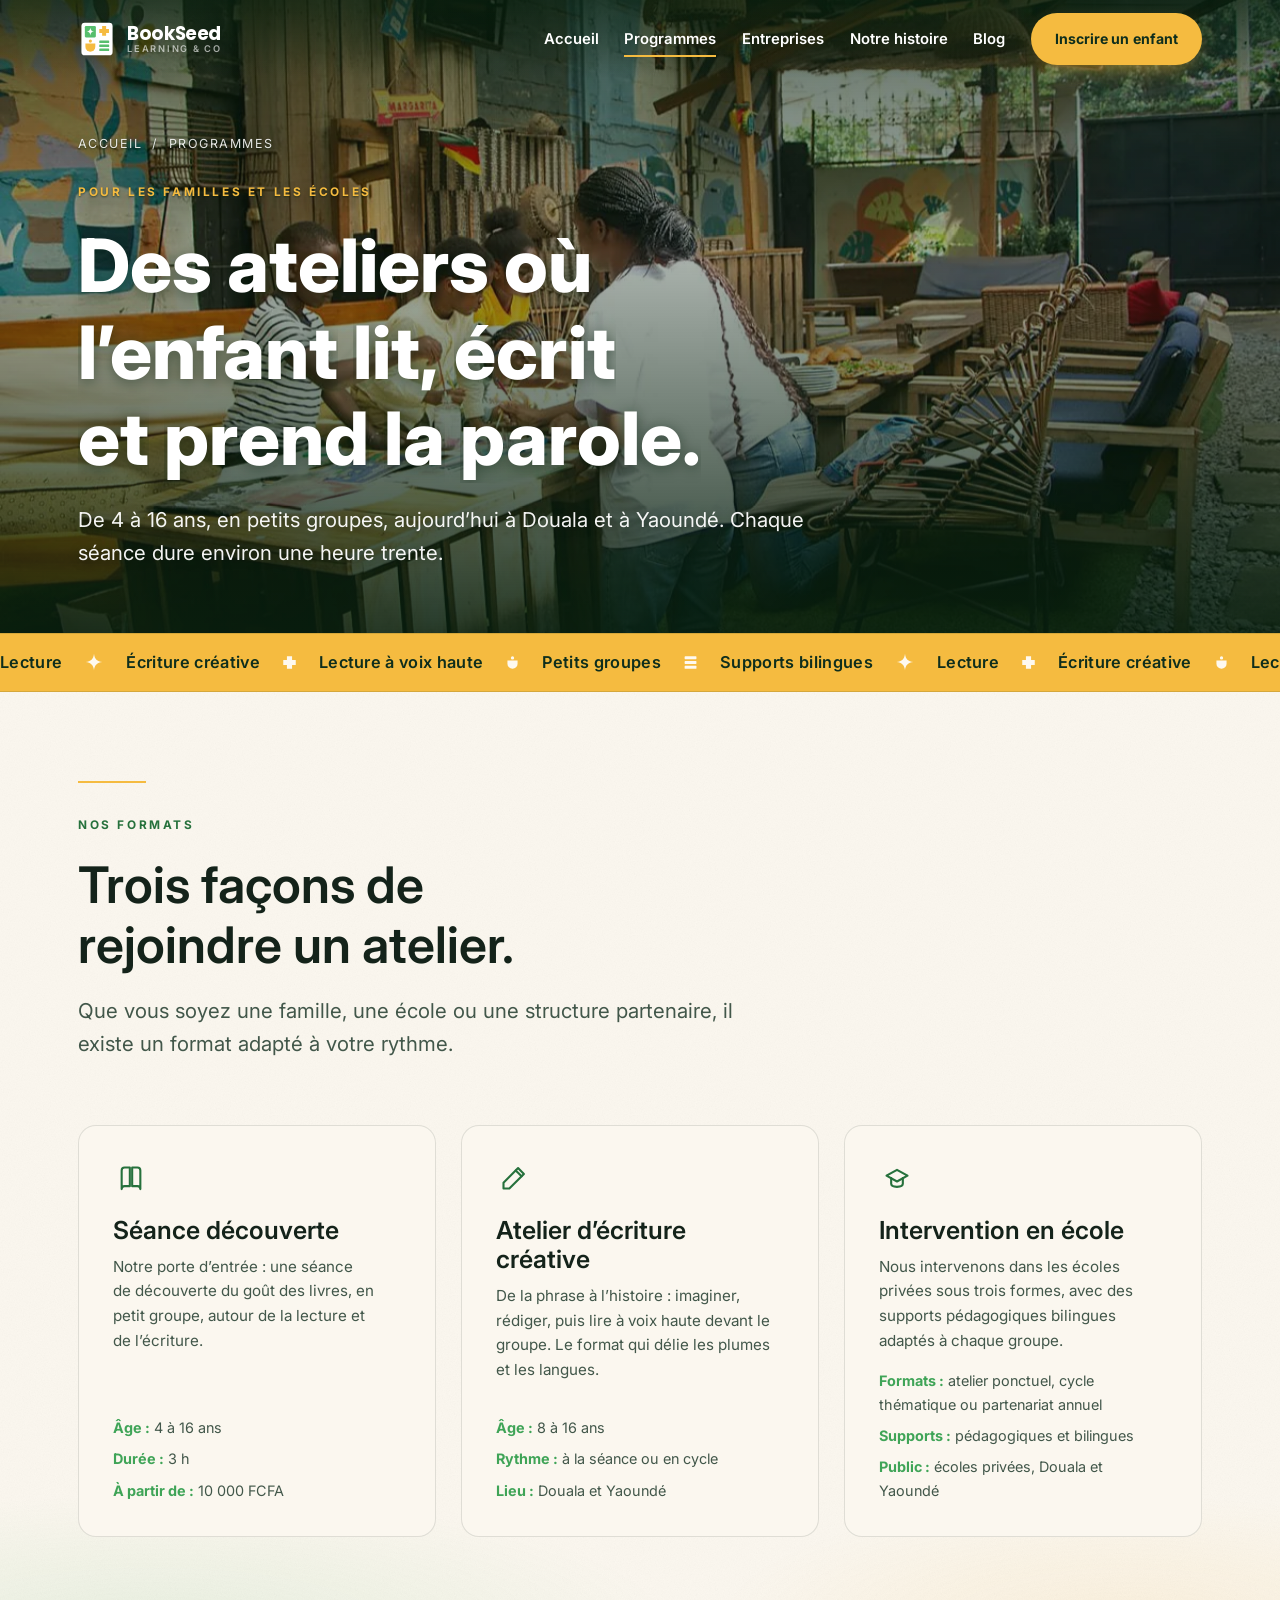
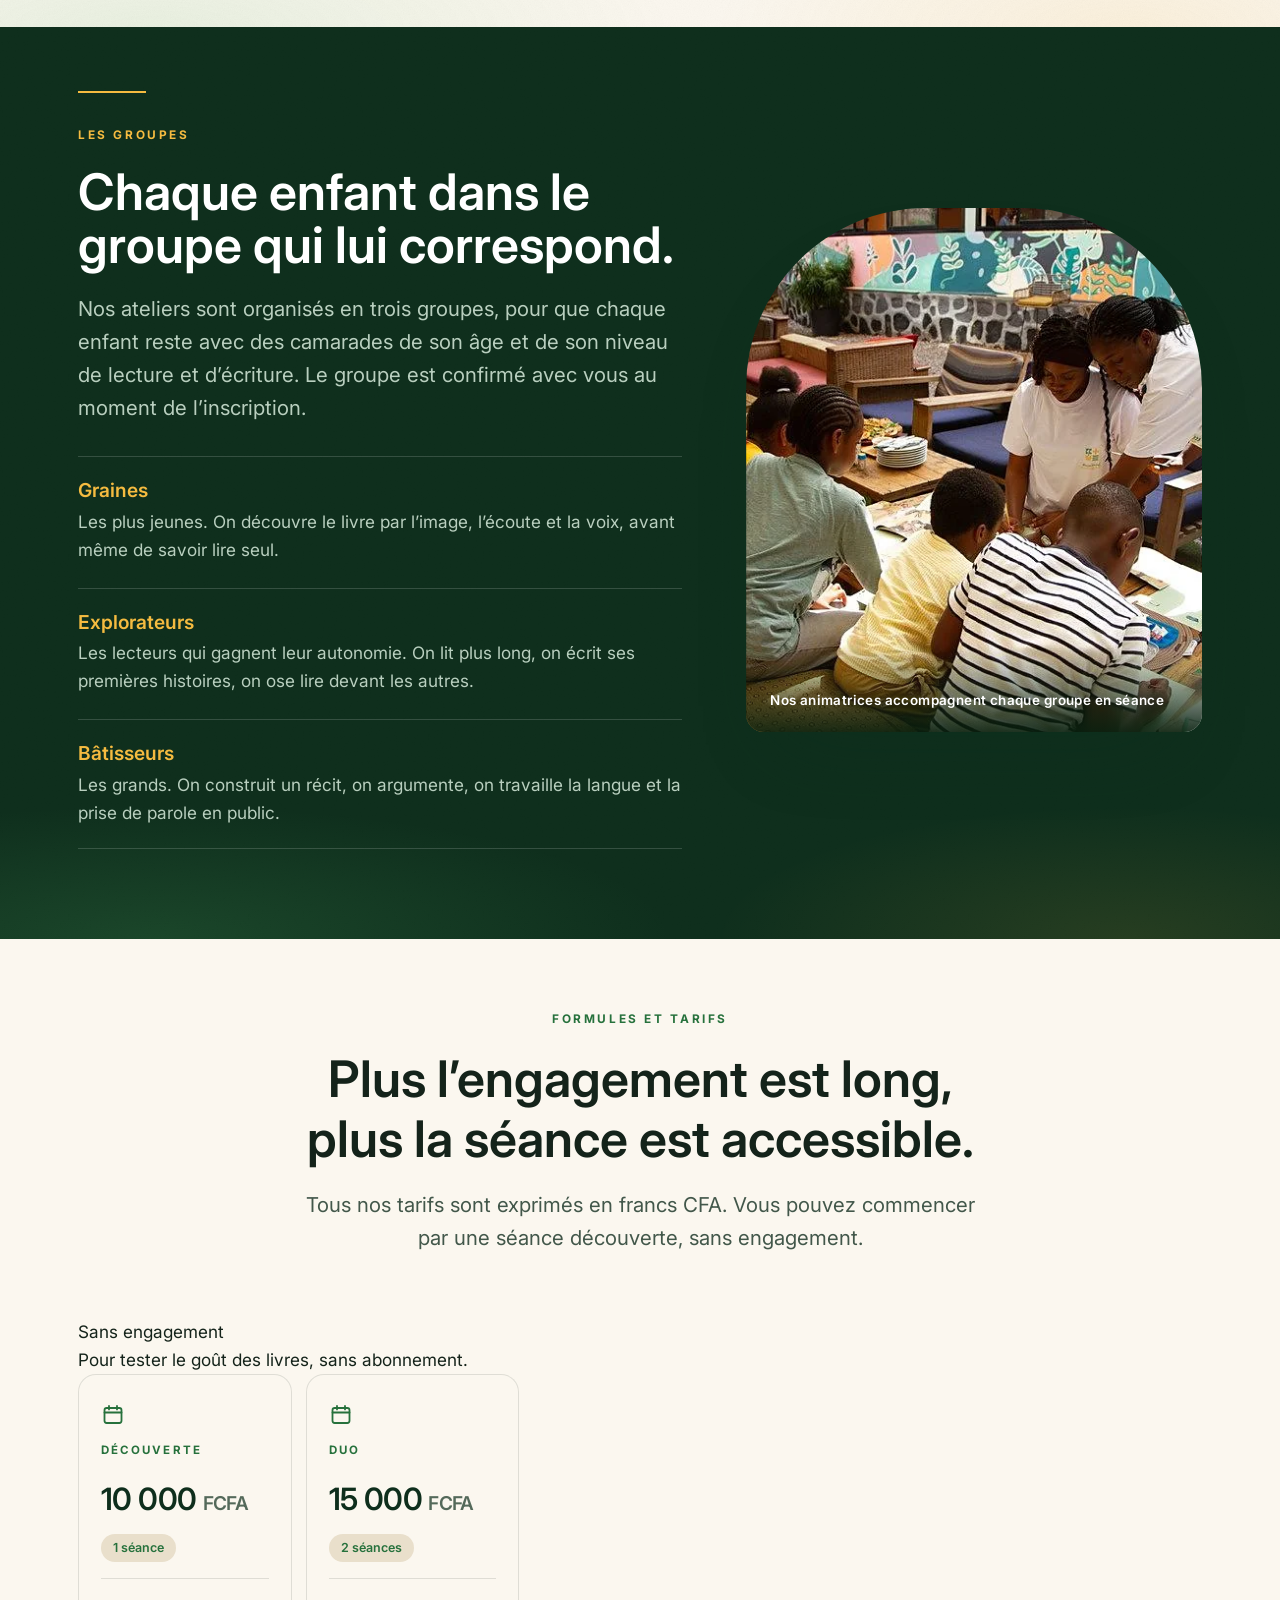
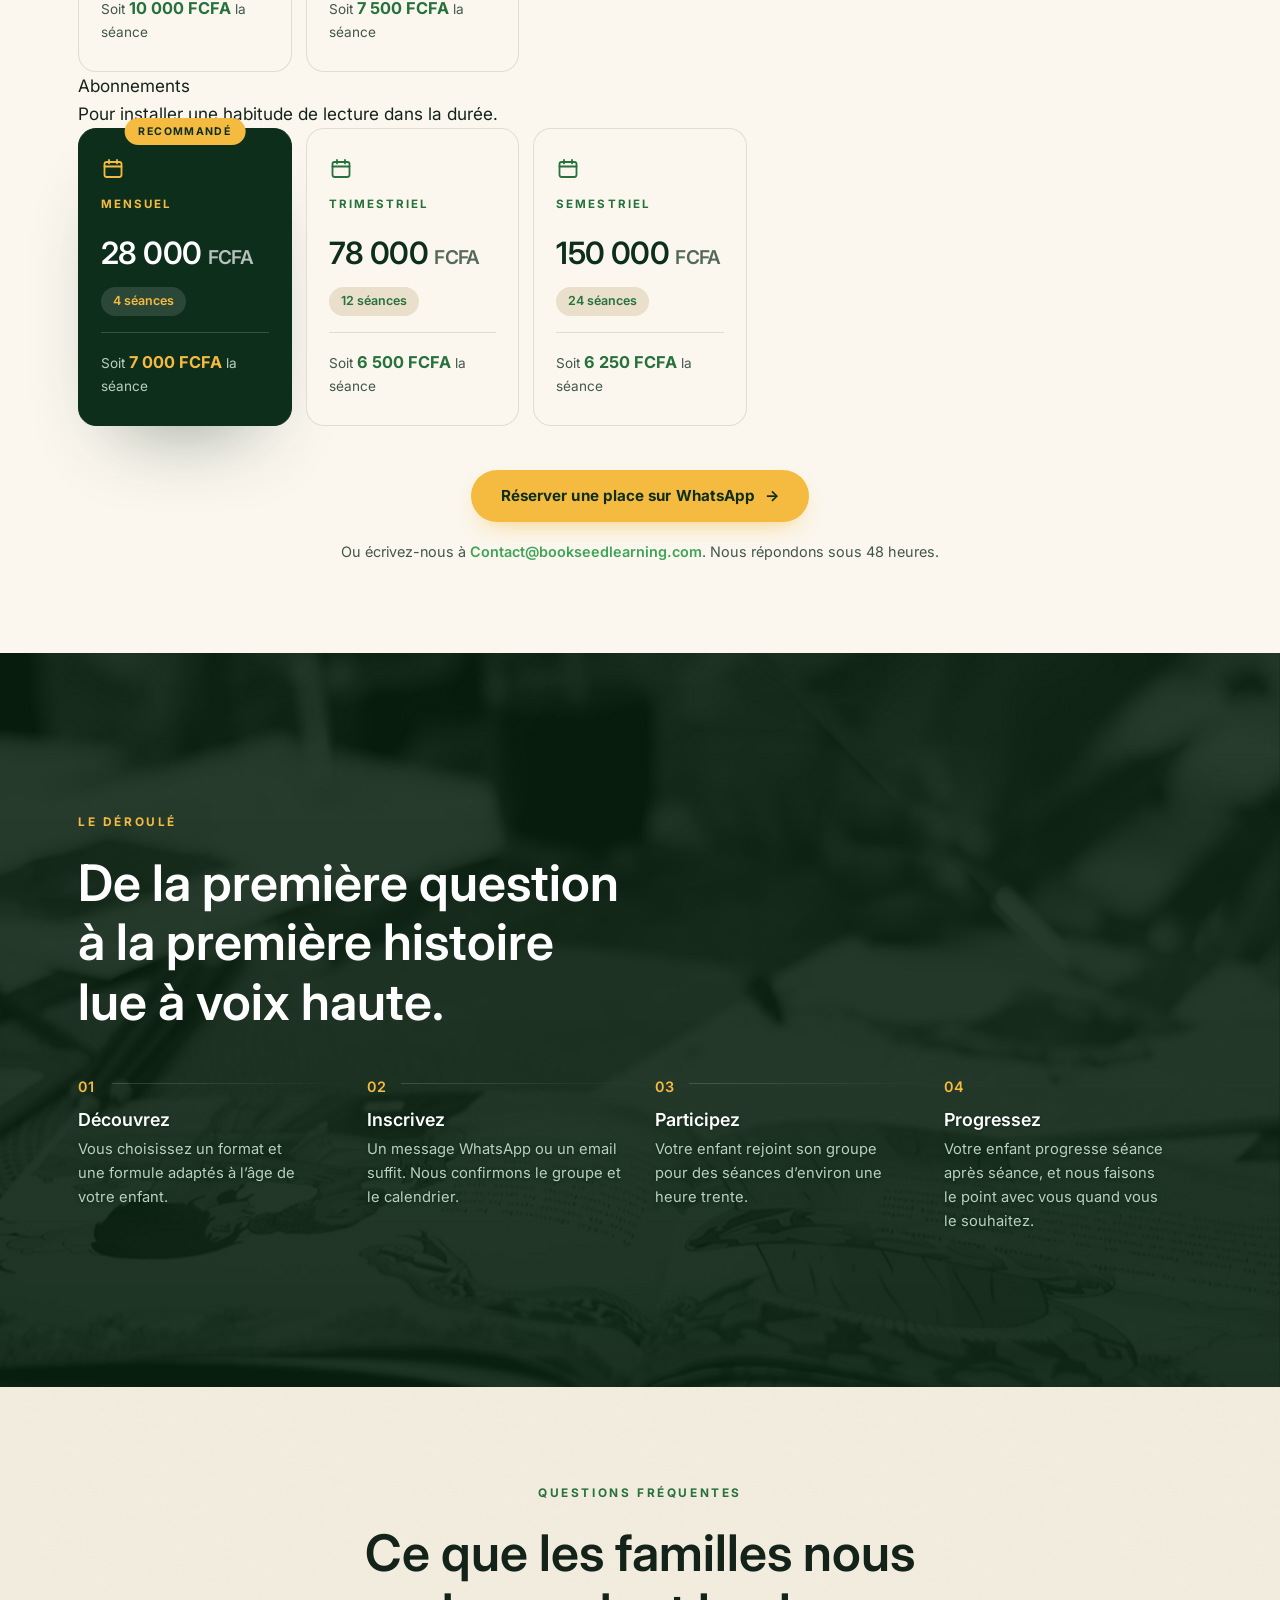
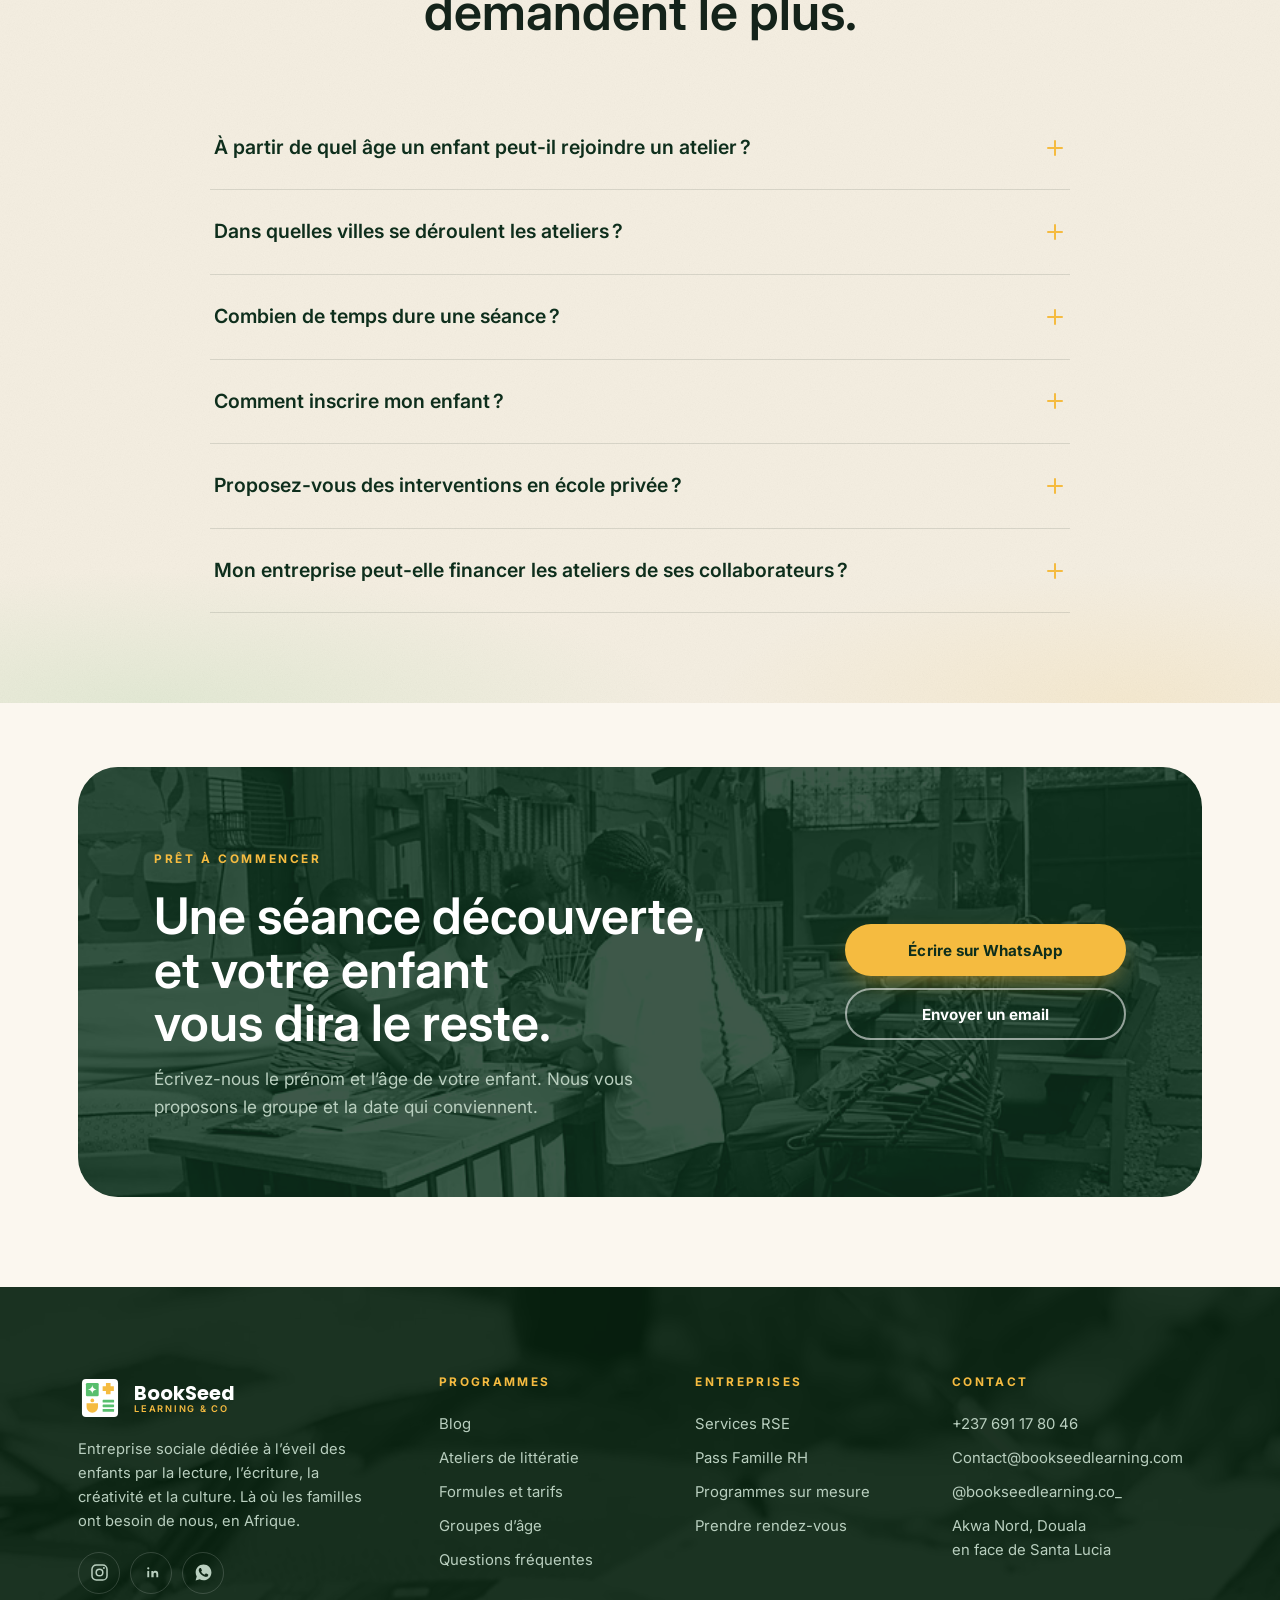
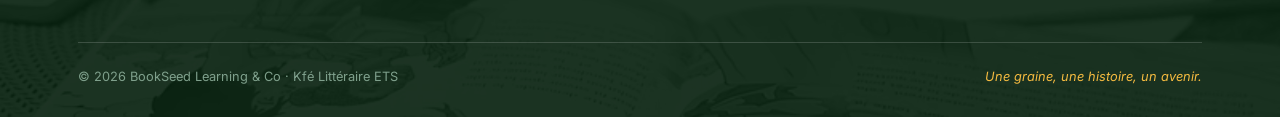
<file: programmes.html>
<!DOCTYPE html>
<html lang="fr">
<head>
<meta charset="UTF-8">
<meta name="viewport" content="width=device-width, initial-scale=1">
<title>Programmes et formules · BookSeed Learning &amp; Co</title>
<meta name="description" content="Ateliers de lecture et d'écriture pour les 4 à 16 ans. Groupes d'âge, atelier d'écriture créative, formules de la séance découverte au semestriel.">
<meta name="theme-color" content="#0E2E1C">
<link rel="canonical" href="https://bookseedlearning.com/programmes.html">
<meta property="og:type" content="website">
<meta property="og:locale" content="fr_FR">
<meta property="og:title" content="Programmes et formules · BookSeed Learning &amp; Co">
<meta property="og:description" content="Ateliers de littératie pour les 4 à 16 ans, et nos formules d'inscription.">
<meta property="og:url" content="https://bookseedlearning.com/programmes.html">
<meta property="og:image" content="https://bookseedlearning.com/assets/img/atelier-creatif-1200.jpg">
<meta name="twitter:card" content="summary_large_image">
<link rel="icon" href="assets/img/logo.svg" type="image/svg+xml">
<link rel="preconnect" href="https://fonts.googleapis.com">
<link rel="preconnect" href="https://fonts.gstatic.com" crossorigin>
<link href="https://fonts.googleapis.com/css2?family=Inter:ital,wght@0,400;0,500;0,600;0,700;0,800;1,400;1,500&amp;family=Poppins:wght@700&amp;display=swap" rel="stylesheet">
<link rel="stylesheet" href="assets/css/site.css?v=2">
<script type="application/ld+json">
{
  "@context": "https://schema.org",
  "@type": "WebPage",
  "name": "Programmes et formules · BookSeed Learning & Co",
  "description": "Ateliers de lecture et d'écriture pour les 4 à 16 ans. Groupes d'âge, atelier d'écriture créative, formules de la séance découverte au semestriel.",
  "url": "https://bookseedlearning.com/programmes.html",
  "inLanguage": "fr",
  "isPartOf": {
    "@type": "WebSite",
    "name": "BookSeed Learning & Co",
    "url": "https://bookseedlearning.com/"
  },
  "about": {
    "@type": "EducationalOrganization",
    "name": "BookSeed Learning & Co",
    "url": "https://bookseedlearning.com/"
  }
}
</script>
<script type="application/ld+json">
{
  "@context": "https://schema.org",
  "@type": "BreadcrumbList",
  "itemListElement": [
    {
      "@type": "ListItem",
      "position": 1,
      "name": "Accueil",
      "item": "https://bookseedlearning.com/"
    },
    {
      "@type": "ListItem",
      "position": 2,
      "name": "Programmes",
      "item": "https://bookseedlearning.com/programmes.html"
    }
  ]
}
</script>
</head>
<body>
<div class="progress" aria-hidden="true"></div>
<a href="#main" class="sr-only">Aller au contenu principal</a>

<header class="site-header" data-mode="over">
  <div class="wrap">
    <a href="index.html" class="brand" aria-label="BookSeed Learning &amp; Co, accueil">
      <img src="assets/img/logo.svg" alt="" width="38" height="38">
      <span class="brand-text">BookSeed<small>Learning &amp; Co</small></span>
    </a>
    <nav class="nav" aria-label="Navigation principale">
      <a class="nav-link" href="index.html">Accueil</a>
      <a class="nav-link" href="programmes.html" aria-current="page">Programmes</a>
      <a class="nav-link" href="entreprises.html">Entreprises</a>
      <a class="nav-link" href="histoire.html">Notre histoire</a>
      <a class="nav-link" href="blog.html">Blog</a>
      <a class="btn btn-gold btn-sm" href="#formules">Inscrire un enfant</a>
    </nav>
    <button class="burger" aria-label="Ouvrir le menu" aria-expanded="false" aria-controls="drawer">
      <span></span><span></span><span></span>
    </button>
  </div>
</header>

<div class="drawer" id="drawer">
  <nav class="drawer-nav" aria-label="Navigation mobile">
    <a href="index.html">Accueil</a>
    <a href="programmes.html" aria-current="page">Programmes</a>
    <a href="entreprises.html">Entreprises</a>
    <a href="histoire.html">Notre histoire</a>
    <a href="blog.html">Blog</a>
  </nav>
  <div class="drawer-foot">
    <a class="btn btn-gold" href="#formules">Inscrire un enfant</a>
    <a class="tel" href="tel:+237691178046">+237 691 17 80 46</a>
  </div>
</div>

<main id="main">

  <section class="page-hero">
    <div class="hero-media">
      <picture>
        <source type="image/webp" srcset="assets/img/atelier-creatif-800.webp 800w, assets/img/atelier-creatif-1200.webp 1200w" sizes="100vw">
        <img src="assets/img/atelier-creatif-1200.jpg" alt="Animatrice BookSeed accompagnant quatre enfants pendant un atelier d'écriture" data-parallax="0.14" width="1200" height="799" fetchpriority="high">
      </picture>
    </div>
    <div class="wrap">
      <nav class="crumb" aria-label="Fil d'Ariane"><a href="index.html">Accueil</a><span aria-hidden="true">/</span><span>Programmes</span></nav>
      <span class="eyebrow">Pour les familles et les écoles</span>
      <h1 class="rv">Des ateliers où l’enfant lit, écrit et prend la parole.</h1>
      <p class="lede rv" data-d="1">De 4 à 16 ans, en petits groupes, aujourd’hui à Douala et à Yaoundé. Chaque séance dure environ une heure trente.</p>
    </div>
  </section>

  <div class="marquee" aria-hidden="true">
    <div class="marquee-track">
      <span>Lecture</span><span>Écriture créative</span><span>Lecture à voix haute</span><span>Petits groupes</span><span>Supports bilingues</span>
    </div>
  </div>

  <!-- ============ FORMATS ============ -->
  <section class="section grain">
    <div class="wrap">
      <div class="head rv">
        <div class="rule"></div>
        <span class="eyebrow">Nos formats</span>
        <h2>Trois façons de rejoindre un atelier.</h2>
        <p class="lede">Que vous soyez une famille, une école ou une structure partenaire, il existe un format adapté à votre rythme.</p>
      </div>
      <div class="grid-3">
        <div class="card rv">
          <span class="ic" aria-hidden="true"><svg width="24" height="24" viewBox="0 0 24 24" fill="none" stroke="currentColor" stroke-width="1.8" stroke-linecap="round" stroke-linejoin="round"><path d="M4 5.5A2.5 2.5 0 016.5 3H11v16H6.5A2.5 2.5 0 004 21.5z"/><path d="M20 5.5A2.5 2.5 0 0017.5 3H13v16h4.5a2.5 2.5 0 012.5 2.5z"/></svg></span>
          <h3>Séance découverte</h3>
          <p style="margin-bottom:16px">Notre porte d’entrée : une séance de découverte du goût des livres, en petit groupe, autour de la lecture et de l’écriture.</p>
          <ul style="list-style:none;font-size:.9rem;color:var(--ink-soft);display:grid;gap:8px;margin-top:auto">
            <li><strong style="color:var(--green-600)">Âge :</strong> 4 à 16 ans</li>
            <li><strong style="color:var(--green-600)">Durée :</strong> 3 h</li>
            <li><strong style="color:var(--green-600)">À partir de :</strong> 10 000 FCFA</li>
          </ul>
        </div>
        <div class="card rv" data-d="1">
          <span class="ic" aria-hidden="true"><svg width="24" height="24" viewBox="0 0 24 24" fill="none" stroke="currentColor" stroke-width="1.8" stroke-linecap="round" stroke-linejoin="round"><path d="M15.5 3.5l5 5L8 21H3v-5z"/><path d="M13.5 5.5l5 5"/></svg></span>
          <h3>Atelier d’écriture créative</h3>
          <p style="margin-bottom:16px">De la phrase à l’histoire : imaginer, rédiger, puis lire à voix haute devant le groupe. Le format qui délie les plumes et les langues.</p>
          <ul style="list-style:none;font-size:.9rem;color:var(--ink-soft);display:grid;gap:8px;margin-top:auto">
            <li><strong style="color:var(--green-600)">Âge :</strong> 8 à 16 ans</li>
            <li><strong style="color:var(--green-600)">Rythme :</strong> à la séance ou en cycle</li>
            <li><strong style="color:var(--green-600)">Lieu :</strong> Douala et Yaoundé</li>
          </ul>
        </div>
        <div class="card rv" data-d="2">
          <span class="ic" aria-hidden="true"><svg width="24" height="24" viewBox="0 0 24 24" fill="none" stroke="currentColor" stroke-width="1.8" stroke-linecap="round" stroke-linejoin="round"><path d="M3 10l9-5 9 5-9 5z"/><path d="M7 12v5c0 1.5 2.2 2.6 5 2.6s5-1.1 5-2.6v-5"/></svg></span>
          <h3>Intervention en école</h3>
          <p style="margin-bottom:16px">Nous intervenons dans les écoles privées sous trois formes, avec des supports pédagogiques bilingues adaptés à chaque groupe.</p>
          <ul style="list-style:none;font-size:.9rem;color:var(--ink-soft);display:grid;gap:8px;margin-top:auto">
            <li><strong style="color:var(--green-600)">Formats :</strong> atelier ponctuel, cycle thématique ou partenariat annuel</li>
            <li><strong style="color:var(--green-600)">Supports :</strong> pédagogiques et bilingues</li>
            <li><strong style="color:var(--green-600)">Public :</strong> écoles privées, Douala et Yaoundé</li>
          </ul>
        </div>
      </div>
    </div>
  </section>

  <!-- ============ GROUPES D'ÂGE ============ -->
  <section class="section section-dark grain" id="ages">
    <div class="wrap">
      <div class="split narrow-right" style="align-items:center">
        <div class="rv">
          <div class="rule"></div>
          <span class="eyebrow">Les groupes</span>
          <h2>Chaque enfant dans le groupe qui lui correspond.</h2>
          <p class="lede" style="margin-top:20px">Nos ateliers sont organisés en trois groupes, pour que chaque enfant reste avec des camarades de son âge et de son niveau de lecture et d’écriture. Le groupe est confirmé avec vous au moment de l’inscription.</p>
          <div style="display:grid;gap:2px;margin-top:32px">
            <div style="padding:22px 0;border-top:1px solid var(--line-onDark)">
              <h3 style="color:var(--gold);font-size:1.2rem">Graines</h3>
              <p style="margin-top:6px">Les plus jeunes. On découvre le livre par l’image, l’écoute et la voix, avant même de savoir lire seul.</p>
            </div>
            <div style="padding:22px 0;border-top:1px solid var(--line-onDark)">
              <h3 style="color:var(--gold);font-size:1.2rem">Explorateurs</h3>
              <p style="margin-top:6px">Les lecteurs qui gagnent leur autonomie. On lit plus long, on écrit ses premières histoires, on ose lire devant les autres.</p>
            </div>
            <div style="padding:22px 0;border-top:1px solid var(--line-onDark);border-bottom:1px solid var(--line-onDark)">
              <h3 style="color:var(--gold);font-size:1.2rem">Bâtisseurs</h3>
              <p style="margin-top:6px">Les grands. On construit un récit, on argumente, on travaille la langue et la prise de parole en public.</p>
            </div>
          </div>
        </div>
        <div class="split-media portrait rv-img">
          <picture>
            <source type="image/webp" srcset="assets/img/equipe-lecture-800.webp">
            <img src="assets/img/equipe-lecture-800.jpg" alt="Animatrices BookSeed accompagnant un groupe d'enfants autour de la lecture" loading="lazy" width="800" height="533">
          </picture>
          <div class="media-cap">Nos animatrices accompagnent chaque groupe en séance</div>
        </div>
      </div>
    </div>
  </section>

  <!-- ============ FORMULES ============ -->
  <section class="section" id="formules">
    <div class="wrap">
      <div class="head center rv">
        <span class="eyebrow eyebrow-c">Formules et tarifs</span>
        <h2>Plus l’engagement est long, plus la séance est accessible.</h2>
        <p class="lede">Tous nos tarifs sont exprimés en francs CFA. Vous pouvez commencer par une séance découverte, sans engagement.</p>
      </div>

      <div class="price-group rv">
        <div class="price-group-head">
          <span class="price-group-tag">Sans engagement</span>
          <p>Pour tester le goût des livres, sans abonnement.</p>
        </div>
        <div class="prices prices-2">
          <div class="price rv">
            <span class="ic" aria-hidden="true"><svg width="24" height="24" viewBox="0 0 24 24" fill="none" stroke="currentColor" stroke-width="1.8" stroke-linecap="round" stroke-linejoin="round"><rect x="3.5" y="5" width="17" height="15" rx="2.2"/><path d="M3.5 9.5h17"/><path d="M8 3v3.4"/><path d="M16 3v3.4"/></svg></span>
            <span class="tier">Découverte</span>
            <div class="amt">10 000 <em>FCFA</em></div>
            <div class="per">1 séance</div>
            <div class="unit">Soit <b>10 000 FCFA</b> la séance</div>
          </div>
          <div class="price rv" data-d="1">
            <span class="ic" aria-hidden="true"><svg width="24" height="24" viewBox="0 0 24 24" fill="none" stroke="currentColor" stroke-width="1.8" stroke-linecap="round" stroke-linejoin="round"><rect x="3.5" y="5" width="17" height="15" rx="2.2"/><path d="M3.5 9.5h17"/><path d="M8 3v3.4"/><path d="M16 3v3.4"/></svg></span>
            <span class="tier">Duo</span>
            <div class="amt">15 000 <em>FCFA</em></div>
            <div class="per">2 séances</div>
            <div class="unit">Soit <b>7 500 FCFA</b> la séance</div>
          </div>
        </div>
      </div>

      <div class="price-group rv" data-d="1">
        <div class="price-group-head">
          <span class="price-group-tag">Abonnements</span>
          <p>Pour installer une habitude de lecture dans la durée.</p>
        </div>
        <div class="prices prices-3">
          <div class="price best rv">
            <span class="flag">Recommandé</span>
            <span class="ic" aria-hidden="true"><svg width="24" height="24" viewBox="0 0 24 24" fill="none" stroke="currentColor" stroke-width="1.8" stroke-linecap="round" stroke-linejoin="round"><rect x="3.5" y="5" width="17" height="15" rx="2.2"/><path d="M3.5 9.5h17"/><path d="M8 3v3.4"/><path d="M16 3v3.4"/></svg></span>
            <span class="tier">Mensuel</span>
            <div class="amt">28 000 <em>FCFA</em></div>
            <div class="per">4 séances</div>
            <div class="unit">Soit <b>7 000 FCFA</b> la séance</div>
          </div>
          <div class="price rv" data-d="1">
            <span class="ic" aria-hidden="true"><svg width="24" height="24" viewBox="0 0 24 24" fill="none" stroke="currentColor" stroke-width="1.8" stroke-linecap="round" stroke-linejoin="round"><rect x="3.5" y="5" width="17" height="15" rx="2.2"/><path d="M3.5 9.5h17"/><path d="M8 3v3.4"/><path d="M16 3v3.4"/></svg></span>
            <span class="tier">Trimestriel</span>
            <div class="amt">78 000 <em>FCFA</em></div>
            <div class="per">12 séances</div>
            <div class="unit">Soit <b>6 500 FCFA</b> la séance</div>
          </div>
          <div class="price rv" data-d="2">
            <span class="ic" aria-hidden="true"><svg width="24" height="24" viewBox="0 0 24 24" fill="none" stroke="currentColor" stroke-width="1.8" stroke-linecap="round" stroke-linejoin="round"><rect x="3.5" y="5" width="17" height="15" rx="2.2"/><path d="M3.5 9.5h17"/><path d="M8 3v3.4"/><path d="M16 3v3.4"/></svg></span>
            <span class="tier">Semestriel</span>
            <div class="amt">150 000 <em>FCFA</em></div>
            <div class="per">24 séances</div>
            <div class="unit">Soit <b>6 250 FCFA</b> la séance</div>
          </div>
        </div>
      </div>

      <div style="text-align:center;margin-top:44px" class="rv">
        <a class="btn btn-gold" href="https://wa.me/237691178046?text=Bonjour%2C%20je%20souhaite%20r%C3%A9server%20une%20place%20pour%20mon%20enfant%20%C3%A0%20une%20prochaine%20s%C3%A9ance." target="_blank" rel="noopener" data-magnetic>Réserver une place sur WhatsApp <span class="ico">&rarr;</span></a>
        <p style="margin-top:18px;font-size:.9rem;color:var(--ink-soft)">Ou écrivez-nous à <a href="mailto:Contact@bookseedlearning.com" style="color:var(--green-600);font-weight:600">Contact@bookseedlearning.com</a>. Nous répondons sous 48 heures.</p>
      </div>
    </div>
  </section>

  <!-- ============ DÉROULÉ ============ -->
  <section class="band band-steps">
    <div class="band-media">
      <picture>
        <source type="image/webp" srcset="assets/img/livre-illustre-1400.webp">
        <img src="assets/img/livre-illustre-1400.jpg" alt="" aria-hidden="true" data-parallax="0.12" loading="lazy" width="1400" height="933">
      </picture>
    </div>
    <div class="wrap">
      <div class="head rv" style="margin-bottom:44px">
        <span class="eyebrow">Le déroulé</span>
        <h2 style="color:#fff">De la première question à la première histoire lue à voix haute.</h2>
      </div>
      <div class="steps">
        <div class="step rv"><h3 style="color:#fff">Découvrez</h3><p>Vous choisissez un format et une formule adaptés à l’âge de votre enfant.</p></div>
        <div class="step rv" data-d="1"><h3 style="color:#fff">Inscrivez</h3><p>Un message WhatsApp ou un email suffit. Nous confirmons le groupe et le calendrier.</p></div>
        <div class="step rv" data-d="2"><h3 style="color:#fff">Participez</h3><p>Votre enfant rejoint son groupe pour des séances d’environ une heure trente.</p></div>
        <div class="step rv" data-d="3"><h3 style="color:#fff">Progressez</h3><p>Votre enfant progresse séance après séance, et nous faisons le point avec vous quand vous le souhaitez.</p></div>
      </div>
    </div>
  </section>

  <!-- ============ FAQ ============ -->
  <section class="section section-paper2 grain" id="faq">
    <div class="wrap">
      <div class="head center rv">
        <span class="eyebrow eyebrow-c">Questions fréquentes</span>
        <h2>Ce que les familles nous demandent le plus.</h2>
      </div>
      <div class="acc">
        <div class="acc-item rv">
          <button class="acc-q">À partir de quel âge un enfant peut-il rejoindre un atelier ?<span class="pm" aria-hidden="true"></span></button>
          <div class="acc-a"><div><p>Nos ateliers accueillent les enfants de 4 à 16 ans. L’atelier d’écriture créative, lui, s’adresse aux 8 à 16 ans. Les enfants sont répartis en trois groupes, Graines, Explorateurs et Bâtisseurs, selon leur âge et leur niveau de lecture et d’écriture.</p></div></div>
        </div>
        <div class="acc-item rv">
          <button class="acc-q">Dans quelles villes se déroulent les ateliers ?<span class="pm" aria-hidden="true"></span></button>
          <div class="acc-a"><div><p>Nos ateliers ont lieu aujourd’hui à Douala et à Yaoundé. Le Kfé Littéraire, notre espace dédié à Douala, se trouve à Akwa Nord, en face de Santa Lucia. Il est actuellement en travaux de rénovation. À Yaoundé, les séances se tiennent dans les établissements et les lieux que nous accompagnons : nous vous confirmons l’adresse exacte au moment de l’inscription. Votre enfant est ailleurs ? Écrivez-nous : nous vous dirons franchement ce que nous pouvons organiser près de chez vous.</p></div></div>
        </div>
        <div class="acc-item rv">
          <button class="acc-q">Combien de temps dure une séance ?<span class="pm" aria-hidden="true"></span></button>
          <div class="acc-a"><div><p>Une séance dure environ une heure trente. Les groupes restent volontairement petits, pour que chaque enfant ait le temps de lire, d’écrire et de prendre la parole.</p></div></div>
        </div>
        <div class="acc-item rv">
          <button class="acc-q">Comment inscrire mon enfant ?<span class="pm" aria-hidden="true"></span></button>
          <div class="acc-a"><div><p>Choisissez la formule qui vous convient, puis écrivez-nous par WhatsApp au +237 691 17 80 46 ou par email à Contact@bookseedlearning.com. Nous confirmons ensemble le groupe et le calendrier. Nous répondons sous 48 heures.</p></div></div>
        </div>
        <div class="acc-item rv">
          <button class="acc-q">Proposez-vous des interventions en école privée ?<span class="pm" aria-hidden="true"></span></button>
          <div class="acc-a"><div><p>Oui, sous trois formes : atelier ponctuel, cycle thématique ou partenariat annuel. Nous fournissons des supports pédagogiques bilingues adaptés à chaque groupe d’âge.</p></div></div>
        </div>
        <div class="acc-item rv">
          <button class="acc-q">Mon entreprise peut-elle financer les ateliers de ses collaborateurs ?<span class="pm" aria-hidden="true"></span></button>
          <div class="acc-a"><div><p>Oui. C’est l’objet du Pass Famille RH : vos collaborateurs inscrivent leurs enfants à un tarif négocié pour votre entreprise. Le détail se trouve sur notre <a href="entreprises.html#pass" style="color:var(--green-600);font-weight:600">page Entreprises</a>.</p></div></div>
        </div>
      </div>
    </div>
  </section>

  <section class="section">
    <div class="wrap">
      <div class="cta rv">
        <div>
          <span class="eyebrow">Prêt à commencer</span>
          <h2>Une séance découverte, et votre enfant vous dira le reste.</h2>
          <p>Écrivez-nous le prénom et l’âge de votre enfant. Nous vous proposons le groupe et la date qui conviennent.</p>
        </div>
        <div class="cta-actions">
          <a class="btn btn-gold" href="https://wa.me/237691178046?text=Bonjour%2C%20je%20souhaite%20inscrire%20mon%20enfant%20%C3%A0%20une%20s%C3%A9ance%20d%C3%A9couverte.%20Pr%C3%A9nom%20et%20%C3%A2ge%20de%20l%E2%80%99enfant%20%3A%20" target="_blank" rel="noopener">Écrire sur WhatsApp</a>
          <a class="btn btn-light" href="mailto:Contact@bookseedlearning.com">Envoyer un email</a>
        </div>
      </div>
    </div>
  </section>

</main>

<footer class="site-footer">
  <div class="wrap">
    <div class="foot-top">
      <div>
        <div class="foot-brand">
          <img src="assets/img/logo.svg" alt="" width="44" height="44">
          <b>BookSeed<small>Learning &amp; Co</small></b>
        </div>
        <p>Entreprise sociale dédiée à l’éveil des enfants par la lecture, l’écriture, la créativité et la culture. Là où les familles ont besoin de nous, en Afrique.</p>
        <div class="socials">
          <a class="social" href="https://www.instagram.com/bookseedlearning.co_" target="_blank" rel="noopener" aria-label="Instagram">
            <svg width="19" height="19" viewBox="0 0 24 24" fill="none" stroke="currentColor" stroke-width="1.9"><rect x="2.5" y="2.5" width="19" height="19" rx="5.5"/><circle cx="12" cy="12" r="4.2"/><circle cx="17.6" cy="6.4" r="1.2" fill="currentColor" stroke="none"/></svg>
          </a>
          <a class="social" href="https://www.linkedin.com/company/bookseed-learning-co-africa/" target="_blank" rel="noopener" aria-label="LinkedIn">
            <svg width="19" height="19" viewBox="0 0 24 24" fill="currentColor"><rect x="6.7" y="10" width="2.4" height="8"/><circle cx="7.9" cy="6.7" r="1.4"/><path d="M11.8 18v-8h2.4v1.2c.6-.9 1.6-1.5 2.9-1.5 2.2 0 3.4 1.5 3.4 4.1V18h-2.4v-3.7c0-1.3-.5-2.1-1.6-2.1-.9 0-1.5.6-1.7 1.2-.1.2-.1.5-.1.8V18z"/></svg>
          </a>
          <a class="social" href="https://wa.me/237691178046?text=Bonjour%2C%20je%20souhaiterais%20avoir%20plus%20d%E2%80%99informations%20pour%20inscrire%20mon%20enfant%20aux%20ateliers." target="_blank" rel="noopener" aria-label="WhatsApp">
            <svg width="19" height="19" viewBox="0 0 24 24" fill="currentColor"><path d="M12.04 2c-5.5 0-9.96 4.46-9.96 9.96 0 1.76.46 3.48 1.34 5L2 22l5.16-1.35a9.9 9.9 0 004.88 1.25h.01c5.5 0 9.96-4.46 9.96-9.96S17.54 2 12.04 2zm5.83 14.06c-.25.7-1.44 1.33-2 1.42-.51.08-1.16.11-1.87-.12-.43-.14-.99-.32-1.7-.63-2.99-1.29-4.94-4.3-5.09-4.5-.15-.2-1.22-1.62-1.22-3.09s.77-2.19 1.04-2.49c.27-.3.59-.37.79-.37h.57c.18 0 .43-.07.67.51.25.6.84 2.07.91 2.22.07.15.12.32.02.52-.1.2-.15.32-.3.5l-.44.51c-.15.15-.3.31-.13.61.17.3.76 1.25 1.63 2.03 1.12 1 2.06 1.31 2.36 1.46.3.15.47.12.65-.07.17-.2.75-.87.95-1.17.2-.3.4-.25.67-.15.27.1 1.72.81 2.01.96.3.15.5.22.57.35.07.12.07.72-.18 1.42z"/></svg>
          </a>
        </div>
      </div>
      <div>
        <h4>Programmes</h4>
        <a href="blog.html">Blog</a>
        <a href="programmes.html">Ateliers de littératie</a>
        <a href="programmes.html#formules">Formules et tarifs</a>
        <a href="programmes.html#ages">Groupes d’âge</a>
        <a href="programmes.html#faq">Questions fréquentes</a>
      </div>
      <div>
        <h4>Entreprises</h4>
        <a href="entreprises.html">Services RSE</a>
        <a href="entreprises.html#pass">Pass Famille RH</a>
        <a href="entreprises.html#surmesure">Programmes sur mesure</a>
        <a href="entreprises.html#contact">Prendre rendez-vous</a>
      </div>
      <div>
        <h4>Contact</h4>
        <a href="tel:+237691178046">+237 691 17 80 46</a>
        <a href="mailto:Contact@bookseedlearning.com">Contact@bookseedlearning.com</a>
        <a href="https://www.instagram.com/bookseedlearning.co_" target="_blank" rel="noopener">@bookseedlearning.co_</a>
        <a href="histoire.html#contact">Akwa Nord, Douala<br>en face de Santa Lucia</a>
      </div>
    </div>
    <div class="foot-bottom">
      <span>© <span data-year>2026</span> BookSeed Learning &amp; Co · Kfé Littéraire ETS</span>
      <span class="tag">Une graine, une histoire, un avenir.</span>
    </div>
  </div>
</footer>

<a class="wa" href="https://wa.me/237691178046?text=Bonjour%2C%20je%20souhaiterais%20avoir%20plus%20d%E2%80%99informations%20pour%20inscrire%20mon%20enfant%20aux%20ateliers." target="_blank" rel="noopener" aria-label="Nous écrire sur WhatsApp">
  <svg viewBox="0 0 24 24" fill="currentColor"><path d="M12.04 2c-5.5 0-9.96 4.46-9.96 9.96 0 1.76.46 3.48 1.34 5L2 22l5.16-1.35a9.9 9.9 0 004.88 1.25h.01c5.5 0 9.96-4.46 9.96-9.96S17.54 2 12.04 2zm5.83 14.06c-.25.7-1.44 1.33-2 1.42-.51.08-1.16.11-1.87-.12-.43-.14-.99-.32-1.7-.63-2.99-1.29-4.94-4.3-5.09-4.5-.15-.2-1.22-1.62-1.22-3.09s.77-2.19 1.04-2.49c.27-.3.59-.37.79-.37h.57c.18 0 .43-.07.67.51.25.6.84 2.07.91 2.22.07.15.12.32.02.52-.1.2-.15.32-.3.5l-.44.51c-.15.15-.3.31-.13.61.17.3.76 1.25 1.63 2.03 1.12 1 2.06 1.31 2.36 1.46.3.15.47.12.65-.07.17-.2.75-.87.95-1.17.2-.3.4-.25.67-.15.27.1 1.72.81 2.01.96.3.15.5.22.57.35.07.12.07.72-.18 1.42z"/></svg>
</a>

<script src="assets/js/site.js?v=2" defer></script>
</body>
</html>
</file>
<file: assets/css/site.css>
/* ============================================================
   BookSeed Learning & Co
   Design system derived from the brand mark :
   green #57BE6D · gold #F5BB40 · white
   ============================================================ */

:root{
  /* Brand, sampled from the official logo */
  --green:#57BE6D;
  --green-600:#3FA457;
  --green-800:#1E5B33;
  --forest:#0E2E1C;
  --forest-900:#08200F;
  --gold:#F5BB40;
  --gold-600:#E0A425;
  /* Brand green is for fills and rules. Text on light needs its own, darker value. */
  --green-text:#26713C;

  /* Warm neutrals, drawn from the wood + raffia tones of the Kfé */
  --paper:#FBF7EF;
  --paper-2:#F4EEE1;
  --sand:#E9DFCB;
  --ink:#14231A;
  --ink-soft:#42574A;
  --ink-onDark:#F3EFE6;
  --ink-onDark-soft:#B9CFBF;
  --line:rgba(20,35,26,.12);
  --line-onDark:rgba(255,255,255,.16);

  --shadow-s:0 2px 8px rgba(14,46,28,.06);
  --shadow-m:0 18px 40px -24px rgba(14,46,28,.35);
  --shadow-l:0 40px 80px -40px rgba(14,46,28,.45);

  --max:1220px;
  --gut:clamp(20px,5vw,48px);
  --r-s:10px;
  --r-m:18px;
  --r-l:28px;
  --r-xl:40px;

  --ease:cubic-bezier(.22,1,.36,1);
  --ease-io:cubic-bezier(.65,0,.35,1);

  --nav-h:78px;
}

*,*::before,*::after{box-sizing:border-box;margin:0;padding:0;}

html{
  scroll-behavior:smooth;
  scroll-padding-top:calc(var(--nav-h) + 16px);
  -webkit-text-size-adjust:100%;
}

body{
  background:var(--paper);
  color:var(--ink);
  font-family:'Inter',system-ui,-apple-system,'Segoe UI',sans-serif;
  font-size:clamp(1rem,.96rem + .2vw,1.075rem);
  line-height:1.62;
  overflow-x:hidden;
  -webkit-font-smoothing:antialiased;
  text-rendering:optimizeLegibility;
}

h1,h2,h3,h4,.display{
  font-family:'Inter',sans-serif;
  font-weight:600;
  line-height:1.06;
  letter-spacing:0;
  text-wrap:balance;
}

h1{font-size:clamp(2.35rem,1.4rem + 4.4vw,4.6rem);font-weight:800;}
h2{font-size:clamp(1.9rem,1.25rem + 2.9vw,3.15rem);}
h3{font-size:clamp(1.2rem,1.05rem + .7vw,1.55rem);line-height:1.18;}
h4{font-weight:500;}

p{text-wrap:pretty;}
a{color:inherit;text-decoration:none;}
img,svg,video{display:block;max-width:100%;}
button{font:inherit;color:inherit;background:none;border:none;cursor:pointer;}
::selection{background:var(--gold);color:var(--forest);}

:focus-visible{
  outline:3px solid var(--gold);
  outline-offset:3px;
  border-radius:4px;
}

.wrap{width:100%;max-width:var(--max);margin-inline:auto;padding-inline:var(--gut);}
.wrap-wide{max-width:1440px;}
.sr-only{position:absolute;width:1px;height:1px;padding:0;margin:-1px;overflow:hidden;clip:rect(0 0 0 0);white-space:nowrap;border:0;}
.sr-only:focus{position:fixed;top:12px;left:12px;width:auto;height:auto;margin:0;clip:auto;overflow:visible;
  padding:12px 22px;background:var(--gold);color:var(--forest);border-radius:100px;font-weight:700;z-index:500;}

/* ---------- Paper grain : keeps large fields alive, never flat ---------- */
.grain::after{
  content:"";position:absolute;inset:0;pointer-events:none;z-index:1;
  opacity:.4;mix-blend-mode:multiply;
  background-image:url("data:image/svg+xml,%3Csvg xmlns='http://www.w3.org/2000/svg' width='180' height='180'%3E%3Cfilter id='n'%3E%3CfeTurbulence type='fractalNoise' baseFrequency='.85' numOctaves='3'/%3E%3CfeColorMatrix type='saturate' values='0'/%3E%3C/filter%3E%3Crect width='180' height='180' filter='url(%23n)' opacity='.16'/%3E%3C/svg%3E");
}
.section-dark.grain::after{mix-blend-mode:overlay;opacity:.28;}
/* organic wash in the transition zones, so joins are never bare paper */
.section.grain::before{
  content:"";position:absolute;inset:auto 0 0 0;height:190px;pointer-events:none;z-index:0;
  background:radial-gradient(58% 100% at 12% 100%,rgba(87,190,109,.11),transparent 70%),
             radial-gradient(46% 100% at 88% 100%,rgba(245,187,64,.11),transparent 70%);
}
.section-dark.grain::before{
  background:radial-gradient(58% 100% at 12% 100%,rgba(87,190,109,.16),transparent 70%),
             radial-gradient(46% 100% at 88% 100%,rgba(245,187,64,.10),transparent 70%);
}
.section.grain > .wrap{position:relative;z-index:2;}

/* ============================================================
   HEADER
   ============================================================ */
.site-header{
  position:fixed;inset:0 0 auto;z-index:230;
}
.site-header .wrap{
  display:flex;align-items:center;justify-content:space-between;gap:24px;
  height:var(--nav-h);
}
/* transparent over a photo hero, solid once scrolled */
.site-header[data-mode="over"]{background:linear-gradient(180deg,rgba(8,32,15,.55),transparent);}
.site-header[data-mode="over"] .brand-text,
.site-header[data-mode="over"] .nav-link{color:#fff;}
.site-header[data-mode="over"] .burger span{background:#fff;}
.site-header.is-stuck{
  background:rgba(251,247,239,.86);
  backdrop-filter:blur(14px) saturate(1.4);
  -webkit-backdrop-filter:blur(14px) saturate(1.4);
  box-shadow:0 1px 0 rgba(14,46,28,.04),0 10px 30px -22px rgba(14,46,28,.4);
}
.site-header.is-stuck .brand-text,
.site-header.is-stuck .nav-link{color:var(--ink);}
.site-header.is-stuck .burger span{background:var(--ink);}
.site-header.is-hidden{transform:translateY(-100%);}
.site-header{transition:transform .5s var(--ease),background .45s var(--ease),box-shadow .45s var(--ease);}

.brand{display:flex;align-items:center;gap:11px;flex-shrink:0;}
.brand svg,.brand img{width:38px;height:38px;filter:drop-shadow(0 2px 6px rgba(0,0,0,.14));}
.brand-text{
  font-family:'Poppins',sans-serif;font-weight:700;font-size:1.16rem;line-height:1.05;
  letter-spacing:-.02em;color:var(--ink);transition:color .45s var(--ease);
}
.brand-text small{display:block;font-family:'Inter',sans-serif;font-weight:600;font-size:.58rem;letter-spacing:.19em;text-transform:uppercase;opacity:.62;}

.nav{display:flex;align-items:center;gap:clamp(14px,2vw,30px);}
.nav-link{
  position:relative;font-size:.93rem;font-weight:600;color:var(--ink);
  padding:6px 0;transition:color .45s var(--ease),opacity .3s ease;white-space:nowrap;
}
.nav-link::after{
  content:"";position:absolute;left:0;bottom:0;height:2px;width:100%;
  background:var(--gold);transform:scaleX(0);transform-origin:right;
  transition:transform .45s var(--ease);
}
.nav-link:hover::after,.nav-link[aria-current="page"]::after{transform:scaleX(1);transform-origin:left;}

/* ---------- Buttons ---------- */
.btn{
  position:relative;display:inline-flex;align-items:center;justify-content:center;gap:10px;
  padding:15px 28px;border-radius:100px;font-weight:700;font-size:.95rem;
  text-align:center;text-wrap:balance;min-height:52px;
  letter-spacing:.005em;line-height:1;isolation:isolate;overflow:hidden;
  border:2px solid transparent;cursor:pointer;
  transition:transform .5s var(--ease),box-shadow .5s var(--ease),color .35s ease,border-color .35s ease;
}
.btn::before{
  content:"";position:absolute;inset:0;z-index:-1;border-radius:inherit;
  transform:translateY(101%);transition:transform .55s var(--ease);
}
.btn:hover{transform:translateY(-3px);}
.btn:active{transform:translateY(-1px);}
.btn .ico{transition:transform .45s var(--ease);}
.btn:hover .ico{transform:translateX(4px);}

.btn-gold{background:var(--gold);color:var(--forest);box-shadow:0 10px 26px -12px rgba(245,187,64,.85);}
.btn-gold::before{background:#fff;}
.btn-gold:hover{box-shadow:0 18px 38px -14px rgba(245,187,64,.95);}

.btn-forest{background:var(--forest);color:#fff;}
.btn-forest::before{background:var(--green);}
.btn-forest:hover{color:var(--forest);}

.btn-outline{border-color:currentColor;color:var(--forest);}
.btn-outline::before{background:var(--forest);}
.btn-outline:hover{color:#fff;border-color:var(--forest);}

.btn-light{border-color:rgba(255,255,255,.55);color:#fff;}
.btn-light::before{background:#fff;}
.btn-light:hover{color:var(--forest);border-color:#fff;}

.btn-sm{padding:11px 20px;font-size:.85rem;}
.nav .btn{padding:12px 22px;font-size:.88rem;}

/* ---------- Mobile drawer ---------- */
.burger{display:none;width:44px;height:44px;position:relative;z-index:1;flex-shrink:0;}
.burger span{
  position:absolute;left:11px;width:22px;height:2px;background:var(--ink);border-radius:2px;
  transition:transform .45s var(--ease),opacity .25s ease,background .45s var(--ease);
}
.burger span:nth-child(1){top:16px;}
.burger span:nth-child(2){top:22px;}
.burger span:nth-child(3){top:28px;}
.burger[aria-expanded="true"] span{background:#fff;}
.burger[aria-expanded="true"] span:nth-child(1){transform:translateY(6px) rotate(45deg);}
.burger[aria-expanded="true"] span:nth-child(2){opacity:0;transform:scaleX(.2);}
.burger[aria-expanded="true"] span:nth-child(3){transform:translateY(-6px) rotate(-45deg);}

.drawer{
  position:fixed;inset:0;z-index:210;display:flex;flex-direction:column;
  justify-content:center;padding:calc(var(--nav-h) + 24px) var(--gut) 40px;
  background:var(--forest);
  clip-path:circle(0% at calc(100% - 42px) 40px);
  transition:clip-path .8s var(--ease);
  visibility:hidden;
}
.drawer.is-open{clip-path:circle(150% at calc(100% - 42px) 40px);visibility:visible;}
/* Only instantiate the drawer artwork where the drawer can actually open :
   on desktop this was fetching 200 Ko for a panel that never shows. */
.drawer::before{content:none;}
@media(max-width:960px){
  .drawer::before{
    content:"";position:absolute;inset:0;opacity:.16;
    background:url("../img/kfe-terrasse-800.webp") center/cover;
    mix-blend-mode:luminosity;
  }
}
.drawer-nav{position:relative;display:flex;flex-direction:column;gap:6px;}
.drawer-nav a{
  font-family:'Inter',sans-serif;font-size:clamp(1.9rem,9vw,2.9rem);font-weight:600;
  color:#fff;padding:8px 0;opacity:0;transform:translateY(24px);
  border-bottom:1px solid var(--line-onDark);
  transition:opacity .5s var(--ease),transform .5s var(--ease),color .3s ease;
}
.drawer.is-open .drawer-nav a{opacity:1;transform:none;}
.drawer.is-open .drawer-nav a:nth-child(1){transition-delay:.16s;}
.drawer.is-open .drawer-nav a:nth-child(2){transition-delay:.22s;}
.drawer.is-open .drawer-nav a:nth-child(3){transition-delay:.28s;}
.drawer.is-open .drawer-nav a:nth-child(4){transition-delay:.34s;}
.drawer-nav a:hover,.drawer-nav a[aria-current="page"]{color:var(--gold);}
.drawer-foot{
  position:relative;margin-top:38px;display:flex;flex-wrap:wrap;gap:14px;align-items:center;
  opacity:0;transform:translateY(20px);transition:opacity .5s var(--ease) .42s,transform .5s var(--ease) .42s;
}
.drawer.is-open .drawer-foot{opacity:1;transform:none;}
.drawer-foot a.tel{color:var(--ink-onDark-soft);font-family:'Inter',sans-serif;font-size:.95rem;font-weight:600;}

/* ============================================================
   SECTIONS
   ============================================================ */
.section{position:relative;padding:clamp(64px,7vw,104px) 0;}
.section + .section{padding-top:clamp(48px,5vw,80px);}
.section-tight{padding:clamp(52px,6vw,84px) 0;}
.section-paper2{background:var(--paper-2);}
.section-sand{background:var(--sand);}
.section-dark{background:var(--forest);color:var(--ink-onDark);}
.section-dark h1,.section-dark h2,.section-dark h3{color:#fff;}
.section-dark p{color:var(--ink-onDark-soft);}
.section-green{background:var(--green-800);color:#fff;}

.eyebrow{
  display:inline-block;font-family:'Inter',sans-serif;font-size:.74rem;font-weight:700;
  text-transform:uppercase;letter-spacing:.22em;color:var(--green-text);
  margin-bottom:20px;position:relative;
}
.eyebrow{color:var(--green-text);}
.section-dark .eyebrow,.hero .eyebrow,.page-hero .eyebrow,.band .eyebrow,.cta .eyebrow,.drawer .eyebrow{color:var(--gold);}
.hero .eyebrow,.page-hero .eyebrow{text-shadow:0 1px 2px rgba(8,32,15,.6),0 4px 18px rgba(8,32,15,.5);}

.lede{font-size:clamp(1.06rem,1rem + .42vw,1.28rem);color:var(--ink-soft);line-height:1.62;max-width:60ch;}
.section-dark .lede{color:var(--ink-onDark-soft);}

.head{max-width:62ch;margin-bottom:clamp(38px,5vw,64px);}
.head.center{margin-inline:auto;text-align:center;}
.head.center .lede{margin-inline:auto;}
.head h2 + .lede{margin-top:20px;}

/* ============================================================
   HERO
   ============================================================ */
.hero{
  position:relative;min-height:min(100svh,880px);display:flex;align-items:flex-end;
  padding:calc(var(--nav-h) + 60px) 0 clamp(48px,7vw,86px);
  overflow:hidden;background:var(--forest);
}
.hero-media{position:absolute;inset:0;z-index:0;overflow:hidden;}
.hero-media img{
  width:100%;height:118%;object-fit:cover;object-position:62% 46%;
}
.page-hero .hero-media img{object-position:50% 38%;}
.tile:nth-child(1) img{object-position:30% 55%;}
.tile:nth-child(2) img{object-position:75% 40%;}
.tile:nth-child(3) img{object-position:50% 30%;}
.tile:nth-child(4) img{object-position:40% 65%;}
.gal .g-a img{object-position:70% 50%;}
.gal .g-b img{object-position:45% 25%;}
.gal .g-c img{object-position:30% 60%;}
.gal .g-d img{object-position:60% 42%;}
.hero-media::after{
  content:"";position:absolute;inset:0;
  background:
    linear-gradient(180deg,rgba(8,32,15,.62) 0%,rgba(8,32,15,.34) 34%,rgba(8,32,15,.72) 74%,rgba(8,32,15,.94) 100%),
    radial-gradient(120% 80% at 15% 90%,rgba(8,32,15,.7),transparent 62%);
}
.hero .wrap{position:relative;z-index:2;isolation:isolate;}
.hero h1{color:#fff;max-width:16ch;text-shadow:0 2px 14px rgba(8,32,15,.5);}
.hero h1 .accent{color:var(--gold);font-style:italic;font-variation-settings:'SOFT' 60,'WONK' 1;}
.hero .lede{color:rgba(255,255,255,.95);max-width:52ch;margin-top:24px;font-size:clamp(1.05rem,1rem + .5vw,1.3rem);text-shadow:0 1px 10px rgba(8,32,15,.4);}
.hero-ctas{display:flex;flex-wrap:wrap;gap:14px;margin-top:36px;}

.hero-meta{
  position:relative;z-index:2;margin-top:clamp(40px,6vw,72px);
  display:flex;flex-wrap:wrap;gap:12px 34px;align-items:center;
  padding-top:26px;border-top:1px solid rgba(255,255,255,.2);
}
.hero-meta span{
  font-size:.82rem;font-weight:600;letter-spacing:.09em;text-transform:uppercase;
  color:rgba(255,255,255,.78);
}
.hero-scroll{
  position:absolute;right:var(--gut);bottom:clamp(48px,7vw,86px);z-index:2;
  display:flex;flex-direction:row;align-items:center;gap:14px;
  font-size:.68rem;letter-spacing:.2em;text-transform:uppercase;color:rgba(255,255,255,.82);
  writing-mode:vertical-rl;
}
.hero-scroll i{display:block;inline-size:52px;block-size:1px;flex:0 0 auto;background:linear-gradient(to bottom,rgba(255,255,255,.85),transparent);animation:scrollpulse 2.4s var(--ease-io) infinite;}
@keyframes scrollpulse{0%{transform:scaleY(0);transform-origin:top;}45%{transform:scaleY(1);transform-origin:top;}55%{transform:scaleY(1);transform-origin:bottom;}100%{transform:scaleY(0);transform-origin:bottom;}}

/* Page hero (inner pages) : photo band, never a flat colour block */
.page-hero{
  position:relative;display:flex;align-items:flex-end;
  min-height:clamp(420px,58vh,620px);
  padding:calc(var(--nav-h) + 56px) 0 clamp(40px,5vw,64px);
  overflow:hidden;background:var(--forest);
}
.page-hero .hero-media img{height:114%;}
.page-hero .hero-media::after{
  background:linear-gradient(180deg,rgba(8,32,15,.66) 0%,rgba(8,32,15,.34) 40%,rgba(8,32,15,.88) 100%);
}
.page-hero .wrap{position:relative;z-index:2;isolation:isolate;}
.page-hero h1{color:#fff;max-width:18ch;text-shadow:0 2px 14px rgba(8,32,15,.5);}
.page-hero .lede{color:rgba(255,255,255,.95);margin-top:20px;text-shadow:0 1px 10px rgba(8,32,15,.4);}

/* Breadcrumb */
.crumb{display:flex;gap:10px;align-items:center;font-size:.78rem;letter-spacing:.12em;text-transform:uppercase;color:rgba(255,255,255,.88);margin-bottom:22px;text-shadow:0 1px 2px rgba(8,32,15,.6),0 4px 18px rgba(8,32,15,.5);}
.crumb a:hover{color:var(--gold);}

/* ============================================================
   REVEAL
   ============================================================ */
.rv{opacity:0;transform:translateY(30px);transition:opacity .9s var(--ease),transform .9s var(--ease);}
.rv.in{opacity:1;transform:none;}
/* The clip lives on the CHILD, never on the observed element : a fully
   clipped element reports an empty intersection rect and would never reveal. */
.rv-img{overflow:hidden;}
.rv-img > picture,.rv-img > img{display:block;clip-path:inset(0 0 100% 0);transition:clip-path 1.1s var(--ease);}
.rv-img.in > picture,.rv-img.in > img{clip-path:inset(0 0 0 0);}
.rv,.rv-img{transition-delay:var(--d,0s);}
[data-d="1"]{--d:.09s} [data-d="2"]{--d:.18s} [data-d="3"]{--d:.27s}
[data-d="4"]{--d:.36s} [data-d="5"]{--d:.45s} [data-d="6"]{--d:.54s} [data-d="7"]{--d:.63s}

/* Split-word headline animation */
.wordmask{display:inline-block;overflow:hidden;vertical-align:top;padding-block:.06em;}
.wordmask > span{display:inline-block;transform:translateY(108%);transition:transform .95s var(--ease);}
.in .wordmask > span,.wordmask.in > span,.rv-words.in .wordmask > span{transform:none;}

/* ============================================================
   MARQUEE
   ============================================================ */
.marquee{
  overflow:hidden;background:var(--gold);color:var(--forest);
  padding:15px 0;position:relative;
  border-block:1px solid rgba(14,46,28,.14);
}
.marquee-track{display:flex;width:max-content;--marq-shift:50%;animation:marq 34s linear infinite;}
.marquee:hover .marquee-track{animation-play-state:paused;}
.marquee span{
  display:inline-flex;align-items:center;gap:22px;padding-right:22px;
  font-family:'Inter',sans-serif;font-size:1.02rem;font-weight:600;letter-spacing:.02em;white-space:nowrap;
}
.marquee span::after{
  content:"";width:15px;height:15px;flex-shrink:0;background:#fff;opacity:.92;
  -webkit-mask-size:contain;mask-size:contain;-webkit-mask-repeat:no-repeat;mask-repeat:no-repeat;-webkit-mask-position:center;mask-position:center;
}
/* Les 4 pictogrammes du logo (étincelle, croix, tulipe, lignes), repris fidèlement, en blanc, comme séparateurs. */
/* L'étincelle est une forme fine et concave : à cadre identique, elle remplit bien moins de surface que les trois
   autres pictogrammes pleins, d'où un agrandissement dédié pour un poids visuel équivalent. */
.marquee span:nth-of-type(4n+1)::after{width:20px;height:20px;-webkit-mask-image:url("data:image/svg+xml,%3Csvg xmlns='http://www.w3.org/2000/svg' viewBox='0 0 24 24'%3E%3Cpath d='M12 2c.6 6.2 3.8 9.4 10 10-6.2.6-9.4 3.8-10 10-.6-6.2-3.8-9.4-10-10 6.2-.6 9.4-3.8 10-10Z'/%3E%3C/svg%3E");mask-image:url("data:image/svg+xml,%3Csvg xmlns='http://www.w3.org/2000/svg' viewBox='0 0 24 24'%3E%3Cpath d='M12 2c.6 6.2 3.8 9.4 10 10-6.2.6-9.4 3.8-10 10-.6-6.2-3.8-9.4-10-10 6.2-.6 9.4-3.8 10-10Z'/%3E%3C/svg%3E");}
.marquee span:nth-of-type(4n+2)::after{-webkit-mask-image:url("data:image/svg+xml,%3Csvg xmlns='http://www.w3.org/2000/svg' viewBox='0 0 24 24'%3E%3Cpath d='M7.9 2H16.1V7.9H22V16.1H16.1V22H7.9V16.1H2V7.9H7.9Z'/%3E%3C/svg%3E");mask-image:url("data:image/svg+xml,%3Csvg xmlns='http://www.w3.org/2000/svg' viewBox='0 0 24 24'%3E%3Cpath d='M7.9 2H16.1V7.9H22V16.1H16.1V22H7.9V16.1H2V7.9H7.9Z'/%3E%3C/svg%3E");}
.marquee span:nth-of-type(4n+3)::after{-webkit-mask-image:url("data:image/svg+xml,%3Csvg xmlns='http://www.w3.org/2000/svg' viewBox='0 0 24 24'%3E%3Ccircle cx='12' cy='4.6' r='2.6'/%3E%3Cpath d='M3.9 8.65H20.1V13.9A8.1 8.1 0 0 1 12 22 8.1 8.1 0 0 1 3.9 13.9V8.65Z'/%3E%3C/svg%3E");mask-image:url("data:image/svg+xml,%3Csvg xmlns='http://www.w3.org/2000/svg' viewBox='0 0 24 24'%3E%3Ccircle cx='12' cy='4.6' r='2.6'/%3E%3Cpath d='M3.9 8.65H20.1V13.9A8.1 8.1 0 0 1 12 22 8.1 8.1 0 0 1 3.9 13.9V8.65Z'/%3E%3C/svg%3E");}
.marquee span:nth-of-type(4n)::after{-webkit-mask-image:url("data:image/svg+xml,%3Csvg xmlns='http://www.w3.org/2000/svg' viewBox='0 0 24 24'%3E%3Crect x='2.6' y='2' width='18.9' height='4.7' rx='1'/%3E%3Crect x='2.6' y='9.6' width='18.9' height='4.7' rx='1'/%3E%3Crect x='2.6' y='17.3' width='18.9' height='4.7' rx='1'/%3E%3C/svg%3E");mask-image:url("data:image/svg+xml,%3Csvg xmlns='http://www.w3.org/2000/svg' viewBox='0 0 24 24'%3E%3Crect x='2.6' y='2' width='18.9' height='4.7' rx='1'/%3E%3Crect x='2.6' y='9.6' width='18.9' height='4.7' rx='1'/%3E%3Crect x='2.6' y='17.3' width='18.9' height='4.7' rx='1'/%3E%3C/svg%3E");}
@keyframes marq{to{transform:translateX(calc(-1 * var(--marq-shift)));}}

/* ============================================================
   STATS
   ============================================================ */
.stats{display:grid;grid-template-columns:repeat(4,1fr);gap:clamp(20px,3vw,40px);}
.stat{position:relative;padding-left:24px;border-left:2px solid rgba(255,255,255,.18);}
.section-paper2 .stat,.section-sand .stat{border-left-color:var(--line);}
.stat b{
  display:block;font-family:'Inter',sans-serif;font-weight:800;
  font-size:clamp(2.5rem,1.6rem + 3.2vw,4rem);line-height:.95;color:var(--gold);
  letter-spacing:-.03em;font-variant-numeric:tabular-nums;
}
.section-paper2 .stat b,.section-sand .stat b{color:var(--green-600);}
.stat span{display:block;margin-top:12px;font-size:.9rem;line-height:1.45;color:var(--ink-onDark-soft);}
.section-paper2 .stat span,.section-sand .stat span{color:var(--ink-soft);}

/* ============================================================
   EDITORIAL SPLIT
   ============================================================ */
.split{display:grid;grid-template-columns:1fr 1fr;gap:clamp(32px,5vw,76px);align-items:center;}
.split.narrow-left{grid-template-columns:.86fr 1.14fr;}
.split.narrow-right{grid-template-columns:1.14fr .86fr;}
.split-media{position:relative;border-radius:var(--r-l) var(--r-l) 140px var(--r-l);overflow:hidden;box-shadow:var(--shadow-l);}
.split-media.portrait{border-radius:180px 180px var(--r-m) var(--r-m);}
.split-media img{width:100%;height:100%;object-fit:cover;aspect-ratio:4/3.2;transition:transform 1.2s var(--ease);}
.split-media:hover img{transform:scale(1.045);}
.split-media.portrait img{aspect-ratio:4/4.6;}
.media-cap{
  position:absolute;left:0;right:0;bottom:0;padding:44px 24px 20px;
  background:linear-gradient(0deg,rgba(8,32,15,.9),transparent);
  color:#fff;font-size:.84rem;font-weight:600;letter-spacing:.03em;
}
/* gold rule that draws itself */
.rule{height:2px;background:var(--gold);width:0;transition:width 1s var(--ease) .2s;margin-bottom:26px;}
.in .rule,.rule.in{width:68px;}

/* Floating stat badge over a photo */
.badge-float{
  position:absolute;z-index:3;background:var(--paper);border-radius:var(--r-m);
  padding:20px 24px;box-shadow:var(--shadow-l);max-width:230px;
}
.badge-float b{display:block;font-family:'Inter',sans-serif;font-weight:800;font-size:2.1rem;line-height:1;color:var(--green-600);}
.badge-float span{display:block;margin-top:6px;font-size:.8rem;line-height:1.4;color:var(--ink-soft);}

/* ============================================================
   DOMAIN CARDS (photo-backed)
   ============================================================ */
.grid-2{display:grid;grid-template-columns:repeat(2,1fr);gap:clamp(16px,2vw,24px);}
.grid-3{display:grid;grid-template-columns:repeat(3,1fr);gap:clamp(16px,2vw,26px);}
.grid-4{display:grid;grid-template-columns:repeat(4,1fr);gap:clamp(16px,2vw,24px);}

.tile{
  position:relative;overflow:hidden;border-radius:var(--r-l);
  min-height:clamp(300px,34vw,400px);display:flex;flex-direction:column;justify-content:flex-end;
  padding:30px;color:#fff;isolation:isolate;
  transition:transform .7s var(--ease),box-shadow .7s var(--ease);
}
.tile:hover{transform:translateY(-8px);box-shadow:var(--shadow-l);}
.tile img{position:absolute;inset:0;z-index:-2;width:100%;height:100%;object-fit:cover;transition:transform 1.3s var(--ease);}
.tile:hover img{transform:scale(1.07);}
.tile::after{
  content:"";position:absolute;inset:0;z-index:-1;
  background:linear-gradient(180deg,rgba(8,32,15,.15) 0%,rgba(8,32,15,.5) 45%,rgba(8,32,15,.93) 100%);
  transition:background .7s var(--ease);
}
.tile:hover::after{background:linear-gradient(180deg,rgba(8,32,15,.3) 0%,rgba(14,46,28,.7) 45%,rgba(8,32,15,.96) 100%);}
.tile .num{
  font-family:'Inter',sans-serif;font-size:.72rem;font-weight:700;letter-spacing:.2em;
  color:var(--gold);margin-bottom:auto;
}
.tile h3{color:#fff;margin-bottom:10px;}
/* Always legible : a visitor scanning the page must read what we do
   without having to hover. Hover is reserved for the image zoom. */
.tile p{font-size:.93rem;color:rgba(255,255,255,.86);line-height:1.55;margin-top:2px;}
.tile .go{
  margin-top:18px;display:inline-flex;align-items:center;gap:9px;
  font-size:.86rem;font-weight:700;color:var(--gold);
}
.tile .go i{transition:transform .5s var(--ease);}
.tile:hover .go i{transform:translateX(6px);}

/* Plain cards */
.card{
  background:var(--paper);border:1px solid var(--line);border-radius:var(--r-m);
  padding:clamp(24px,3vw,34px);display:flex;flex-direction:column;
  transition:transform .6s var(--ease),box-shadow .6s var(--ease),border-color .4s ease;
}
.card:hover{transform:translateY(-6px);box-shadow:var(--shadow-m);border-color:transparent;}
.section-dark .card{background:rgba(255,255,255,.05);border-color:var(--line-onDark);}
.section-dark .card:hover{background:rgba(255,255,255,.09);}
.card .ic{
  width:44px;height:44px;display:grid;place-items:center;margin:-4px 0 16px -4px;flex-shrink:0;
  color:var(--green-text);
}
.card .ic svg{width:28px;height:28px;}
.section-dark .card .ic{color:var(--gold);}
.card h3{margin-bottom:10px;}
.card p{font-size:.95rem;color:var(--ink-soft);}
.section-dark .card p{color:var(--ink-onDark-soft);}

/* ============================================================
   PRICING
   ============================================================ */
.prices{display:grid;grid-template-columns:repeat(5,1fr);gap:14px;align-items:stretch;}
.price{
  position:relative;background:var(--paper);border:1px solid var(--line);border-radius:var(--r-m);
  padding:28px 22px;display:flex;flex-direction:column;
  transition:transform .6s var(--ease),box-shadow .6s var(--ease),background .5s ease;
}
.price:hover{transform:translateY(-8px);box-shadow:var(--shadow-l);}
.price .ic{display:block;color:var(--green-text);margin-bottom:14px;}
.price .tier{font-size:.72rem;font-weight:700;letter-spacing:.18em;text-transform:uppercase;color:var(--green-text);}
.price .amt{font-family:'Inter',sans-serif;font-size:clamp(1.5rem,1.2rem + .9vw,1.95rem);font-weight:600;color:var(--forest);margin:14px 0 10px;letter-spacing:-.02em;}
.price .amt em{font-style:normal;font-size:.62em;font-weight:600;opacity:.7;}
.price .per{display:inline-block;width:fit-content;font-size:.78rem;font-weight:600;color:var(--green-text);background:var(--sand);padding:4px 12px;border-radius:100px;}
.price .unit{margin-top:16px;padding-top:16px;border-top:1px solid var(--line);font-size:.85rem;color:var(--ink-soft);}
.price .unit b{color:var(--green-text);font-family:'Inter',sans-serif;font-size:1.02rem;}
.price.best{background:var(--forest);border-color:var(--forest);color:#fff;box-shadow:var(--shadow-l);}
.price.best .ic{color:var(--gold);}
.price.best .tier{color:var(--gold);}
.price.best .amt{color:#fff;}
.price.best .per{background:rgba(255,255,255,.12);color:var(--gold);}
.price.best .unit{color:var(--ink-onDark-soft);border-top-color:var(--line-onDark);}
.price.best .unit b{color:var(--gold);}
.price .flag{
  position:absolute;top:-11px;left:50%;transform:translateX(-50%);
  background:var(--gold);color:var(--forest);font-size:.66rem;font-weight:700;
  letter-spacing:.13em;text-transform:uppercase;padding:5px 14px;border-radius:100px;white-space:nowrap;
}

/* ============================================================
   ACCORDION
   ============================================================ */
.acc{max-width:860px;margin-inline:auto;display:flex;flex-direction:column;gap:0;}
.acc-item{border-bottom:1px solid var(--line);}
.section-dark .acc-item{border-bottom-color:var(--line-onDark);}
.acc-q{
  width:100%;display:flex;align-items:center;justify-content:space-between;gap:24px;
  padding:26px 4px;text-align:left;
  font-family:'Inter',sans-serif;font-size:clamp(1.02rem,.98rem + .35vw,1.22rem);font-weight:600;
  color:var(--forest);transition:color .3s ease;
}
.section-dark .acc-q{color:#fff;}
.acc-q:hover{color:var(--green-600);}
.section-dark .acc-q:hover{color:var(--gold);}
.acc-q .pm{position:relative;width:22px;height:22px;flex-shrink:0;}
.acc-q .pm::before,.acc-q .pm::after{
  content:"";position:absolute;left:50%;top:50%;background:var(--gold);border-radius:2px;
  transform:translate(-50%,-50%);transition:transform .45s var(--ease),opacity .3s ease;
}
.acc-q .pm::before{width:16px;height:2px;}
.acc-q .pm::after{width:2px;height:16px;}
.acc-item.open .pm::after{transform:translate(-50%,-50%) rotate(90deg);opacity:0;}
.acc-a{overflow:hidden;height:0;transition:height .55s var(--ease);}
.acc-a > div{padding:0 4px 28px;}
.acc-a p{color:var(--ink-soft);font-size:.98rem;max-width:70ch;}
.section-dark .acc-a p{color:var(--ink-onDark-soft);}

/* ============================================================
   GALLERY
   ============================================================ */
.gal{display:grid;grid-template-columns:repeat(6,1fr);gap:clamp(12px,1.6vw,20px);}
.gal figure{
  position:relative;overflow:hidden;border-radius:var(--r-m);cursor:zoom-in;
  transition:transform .7s var(--ease),box-shadow .7s var(--ease);
}
.gal figure:hover{transform:translateY(-6px);box-shadow:var(--shadow-l);}
.gal img{width:100%;height:100%;object-fit:cover;transition:transform 1.2s var(--ease),filter .6s ease;}
.gal figure:hover img{transform:scale(1.07);}
.gal figcaption{
  position:absolute;inset:auto 0 0 0;padding:46px 20px 18px;color:#fff;font-size:.85rem;font-weight:600;
  background:linear-gradient(0deg,rgba(8,32,15,.9),transparent);
  transform:translateY(6px);opacity:.92;transition:transform .6s var(--ease),opacity .4s ease;
}
.gal figure:hover figcaption{transform:none;opacity:1;}
.gal .g-a{grid-column:span 4;aspect-ratio:16/9;}
.gal .g-b{grid-column:span 2;aspect-ratio:3/4.2;border-radius:var(--r-m) var(--r-m) 120px var(--r-m);}
.gal .g-c{grid-column:span 2;aspect-ratio:1/1;border-radius:120px var(--r-m) var(--r-m) var(--r-m);}
.gal .g-d{grid-column:span 4;aspect-ratio:21/9;}

/* Lightbox */
.lb{
  position:fixed;inset:0;z-index:400;display:grid;place-items:center;padding:4vmin;
  background:rgba(8,32,15,.94);backdrop-filter:blur(10px);
  opacity:0;visibility:hidden;transition:opacity .45s var(--ease),visibility .45s;
}
.lb.is-open{opacity:1;visibility:visible;}
.lb img{max-width:100%;max-height:82vh;border-radius:var(--r-m);box-shadow:var(--shadow-l);transform:scale(.94);transition:transform .55s var(--ease);}
.lb.is-open img{transform:none;}
.lb-cap{margin-top:18px;color:rgba(255,255,255,.82);font-size:.9rem;text-align:center;}
.lb-x{position:absolute;top:20px;right:24px;width:48px;height:48px;border-radius:50%;
  background:rgba(255,255,255,.12);color:#fff;display:grid;place-items:center;font-size:1.5rem;
  transition:background .3s ease,transform .4s var(--ease);}
.lb-x:hover{background:rgba(255,255,255,.24);transform:rotate(90deg);}
.lb-nav{position:absolute;top:50%;transform:translateY(-50%);width:52px;height:52px;border-radius:50%;
  background:rgba(255,255,255,.12);color:#fff;display:grid;place-items:center;font-size:1.3rem;transition:background .3s ease;}
.lb-nav:hover{background:rgba(255,255,255,.26);}
.lb-prev{left:20px;} .lb-next{right:20px;}

/* ============================================================
   PARALLAX QUOTE BAND
   ============================================================ */
.band{
  position:relative;overflow:hidden;color:#fff;
  padding:clamp(90px,12vw,170px) 0;background:var(--forest);
}
.band-media{position:absolute;inset:0;z-index:0;overflow:hidden;}
.band-media img{width:100%;height:130%;object-fit:cover;filter:grayscale(1) contrast(1.06) brightness(.92);}
.band-media::after{content:"";position:absolute;inset:0;background:linear-gradient(120deg,rgba(8,32,15,.94) 0%,rgba(8,32,15,.74) 55%,rgba(14,46,28,.62) 100%);}
/* Bandeau à grille de 4 étapes : le texte occupe toute la largeur, contrairement à la citation
   calée à gauche pour laquelle le dégradé diagonal ci-dessus a été conçu. Un voile uniforme
   garantit une lisibilité égale sur les quatre colonnes, quel que soit le détail de la photo. */
.band-steps .band-media::after{background:linear-gradient(180deg,rgba(8,32,15,.86) 0%,rgba(8,32,15,.9) 100%);}
.band-steps .step h3{text-shadow:0 1px 3px rgba(8,32,15,.7);}
.band-steps .step p{text-shadow:0 1px 4px rgba(8,32,15,.85);}
.band .wrap{position:relative;z-index:2;}
.js-px .hero-media img,.js-px .band-media img{will-change:transform;}
.band blockquote{
  font-family:'Inter',sans-serif;font-weight:500;font-style:italic;
  font-size:clamp(1.35rem,1rem + 1.9vw,2.4rem);line-height:1.32;letter-spacing:-.015em;
  color:#fff;max-width:24ch;
}
.band blockquote em{color:var(--gold);font-style:italic;}
.band .who{margin-top:32px;display:flex;align-items:center;gap:16px;}
.band .who img{width:56px;height:56px;border-radius:50%;object-fit:cover;border:2px solid var(--gold);}
.band .who b{display:block;font-family:'Inter',sans-serif;font-size:1.08rem;color:#fff;}
.band .who span{display:block;font-size:.83rem;color:var(--ink-onDark-soft);}

/* ============================================================
   STEPS
   ============================================================ */
.steps{display:grid;grid-template-columns:repeat(4,1fr);gap:clamp(18px,2.5vw,30px);counter-reset:s;}
.step{position:relative;padding-top:34px;}
.step::before{
  counter-increment:s;content:"0" counter(s);
  position:absolute;top:0;left:0;font-family:'Inter',sans-serif;font-size:.9rem;font-weight:600;
  color:var(--gold);letter-spacing:.08em;
}
.step::after{
  content:"";position:absolute;top:8px;left:34px;right:-14px;height:1px;
  background:linear-gradient(90deg,var(--line),transparent);
}
.step:last-child::after{display:none;}
.section-dark .step::after{background:linear-gradient(90deg,var(--line-onDark),transparent);}
.step h3{font-size:1.12rem;margin-bottom:8px;}
.step p{font-size:.92rem;color:var(--ink-soft);}
.section-dark .step p{color:var(--ink-onDark-soft);}
.band .step p,.band .card p,.band p{color:var(--ink-onDark-soft);}
.band .step h3{color:#fff;}
.band .step::after{background:linear-gradient(90deg,var(--line-onDark),transparent);}

/* ============================================================
   CTA BAND
   ============================================================ */
.cta{position:relative;overflow:hidden;background:var(--forest);color:#fff;border-radius:var(--r-xl);
  padding:clamp(40px,6vw,76px);display:grid;grid-template-columns:1.4fr .6fr;gap:36px;align-items:center;}
.cta::before{
  content:"";position:absolute;inset:0;opacity:.2;
  background:url("../img/atelier-creatif-800.webp") center/cover;mix-blend-mode:luminosity;
}
.cta > *{position:relative;z-index:1;}
.cta h2{color:#fff;max-width:18ch;}
.cta p{color:var(--ink-onDark-soft);margin-top:16px;max-width:46ch;}
.cta-actions{display:flex;flex-direction:column;gap:12px;align-items:stretch;}
.cta-actions .btn{width:100%;}

/* ============================================================
   CONTACT
   ============================================================ */
.contact-grid{display:grid;grid-template-columns:1fr 1fr;gap:clamp(28px,4vw,60px);align-items:start;}
.cinfo{display:flex;flex-direction:column;gap:2px;padding:22px 0;border-bottom:1px solid var(--line-onDark);}
.cinfo dt{font-size:.72rem;font-weight:700;letter-spacing:.19em;text-transform:uppercase;color:var(--gold);}
.cinfo dd{font-family:'Inter',sans-serif;font-size:clamp(1.08rem,1rem + .5vw,1.35rem);color:#fff;}
.cinfo dd a{transition:color .3s ease;}
.cinfo dd a:hover{color:var(--gold);}

/* ============================================================
   FOOTER
   ============================================================ */
.site-footer{position:relative;background:var(--forest-900);color:var(--ink-onDark);padding:clamp(60px,7vw,96px) 0 30px;overflow:hidden;}
.site-footer::before{
  content:"";position:absolute;inset:0;opacity:.09;
  background:url("../img/livre-illustre-800.webp") center/cover;mix-blend-mode:luminosity;
}
.site-footer .wrap{position:relative;z-index:1;}
.foot-top{display:grid;grid-template-columns:1.5fr 1fr 1fr 1.2fr;gap:clamp(28px,4vw,48px);padding-bottom:48px;}
.foot-brand{display:flex;align-items:center;gap:12px;margin-bottom:18px;}
.foot-brand svg,.foot-brand img{width:44px;height:44px;}
.foot-brand b{font-family:'Poppins',sans-serif;font-weight:700;font-size:1.22rem;color:#fff;line-height:1.1;}
.foot-brand small{display:block;font-family:'Inter',sans-serif;font-weight:600;font-size:.58rem;letter-spacing:.19em;text-transform:uppercase;color:var(--gold);}
.foot-top p{font-size:.92rem;color:var(--ink-onDark-soft);max-width:34ch;}
.foot-top h4{font-family:'Inter',sans-serif;font-size:.74rem;font-weight:700;letter-spacing:.2em;text-transform:uppercase;color:var(--gold);margin-bottom:18px;}
.foot-top a:not(.social){display:block;font-size:.93rem;color:var(--ink-onDark-soft);padding:5px 0;transition:color .3s ease,transform .4s var(--ease);}
.foot-top a:not(.social):hover{color:#fff;transform:translateX(4px);}
.socials{display:flex;gap:10px;margin-top:18px;}
.social{width:42px;height:42px;border-radius:50%;border:1px solid var(--line-onDark);display:grid;place-items:center;color:var(--ink-onDark-soft);transition:background .35s ease,color .35s ease,border-color .35s ease,transform .45s var(--ease);}
.social:hover{background:var(--gold);color:var(--forest);border-color:var(--gold);transform:translateY(-3px);}
.foot-bottom{border-top:1px solid var(--line-onDark);padding-top:24px;display:flex;flex-wrap:wrap;justify-content:space-between;gap:12px;font-size:.8rem;color:#7fa08c;}
.foot-bottom .tag{font-family:'Inter',sans-serif;font-style:italic;color:var(--gold);}

/* Floating WhatsApp */
.wa{
  position:fixed;right:20px;bottom:20px;z-index:180;width:58px;height:58px;border-radius:50%;
  background:#25D366;color:#fff;display:grid;place-items:center;
  box-shadow:0 14px 34px -12px rgba(37,211,102,.8);
  transform:scale(0);transition:transform .55s var(--ease),box-shadow .4s ease;
}
.wa.show{transform:scale(1);}
.wa:hover{box-shadow:0 20px 44px -12px rgba(37,211,102,.95);transform:scale(1.07);}
.wa svg{width:29px;height:29px;}

/* Scroll progress */
.progress{position:fixed;top:0;left:0;height:3px;width:100%;transform:scaleX(0);transform-origin:left;
  background:linear-gradient(90deg,var(--green),var(--gold));z-index:300;}

/* ============================================================
   RESPONSIVE
   ============================================================ */
@media(max-width:1080px){
  .prices{grid-template-columns:repeat(3,1fr);}
  .grid-4{grid-template-columns:repeat(2,1fr);}
  .stats{grid-template-columns:repeat(2,1fr);row-gap:34px;}
}
@media(max-width:960px){
  :root{--nav-h:70px;}
  .nav{display:none;}
  .burger{display:block;}
  .grid-3{grid-template-columns:1fr 1fr;}
  .steps{grid-template-columns:1fr 1fr;row-gap:34px;}
  .step:nth-child(2)::after{display:none;}
  .split,.split.narrow-left,.split.narrow-right,.contact-grid{grid-template-columns:1fr;}
  .split-media img{aspect-ratio:16/11;}
  .split-media.portrait img{aspect-ratio:16/12;}
  .foot-top{grid-template-columns:1fr 1fr;}
  .cta{grid-template-columns:1fr;}
  .gal .g-a,.gal .g-d{grid-column:span 6;}
  .gal .g-b,.gal .g-c{grid-column:span 3;}
  .gal .g-b{aspect-ratio:3/3;}
  .hero-scroll{display:none;}
}
@media(max-width:960px){
  .foot-top a:not(.social){padding-block:11px;}
  .crumb a{padding:6px 2px;margin:-6px -2px;}
  .social{width:46px;height:46px;}
  .acc-a a,.lede a{display:inline-block;padding-block:4px;}
  .site-footer{padding-bottom:104px;}
}
@media(max-width:680px){
  .grid-3,.grid-2,.grid-4{grid-template-columns:1fr;}
  .prices{grid-template-columns:1fr;}
  .steps{grid-template-columns:1fr;}
  .step::after{display:none;}
  .stats{grid-template-columns:1fr 1fr;gap:26px;}
  .gal{grid-template-columns:repeat(2,1fr);}
  .gal .g-a,.gal .g-b,.gal .g-c,.gal .g-d{grid-column:span 2;aspect-ratio:16/11;}
  .foot-top{grid-template-columns:1fr;}
  .tile{min-height:280px;}
  .hero{min-height:auto;padding-top:calc(var(--nav-h) + 90px);}
  .badge-float{position:static;margin-top:16px;max-width:none;}
  .foot-bottom{flex-direction:column;}
  .wa{width:52px;height:52px;right:16px;bottom:16px;}
}
@media(max-width:420px){
  .hero-ctas .btn,.cta-actions .btn{width:100%;}
  .btn{font-size:.9rem;padding-inline:22px;letter-spacing:0;}
}

/* ============================================================
   MOTION PREFERENCES
   ============================================================ */
@media (prefers-reduced-motion:reduce){
  html{scroll-behavior:auto;}
  *,*::before,*::after{
    animation-duration:.001ms !important;animation-iteration-count:1 !important;
    transition-duration:.001ms !important;scroll-behavior:auto !important;
  }
  .rv{opacity:1;transform:none;}
  .rv-img{clip-path:none;}
  .wordmask > span{transform:none;}
  .rule{width:68px;}
  .hero-media img,.band-media img{transform:none !important;will-change:auto !important;}
}

@media print{
  .site-header,.wa,.progress,.drawer,.lb{display:none !important;}
  body{background:#fff;color:#000;}
}
</file>
